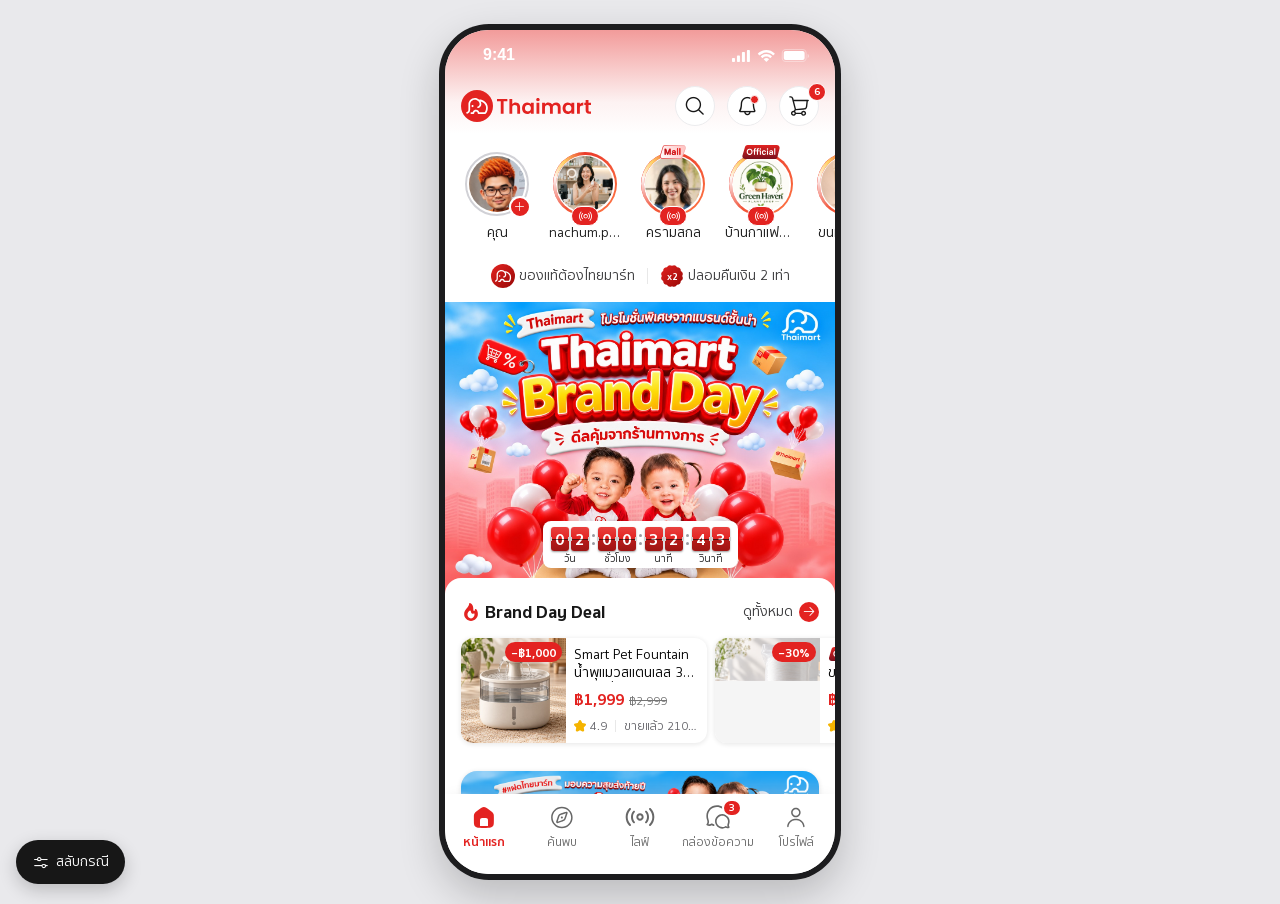
<file: prototype/index.html>
<!doctype html>
<html lang="th">
<head>
  <meta charset="utf-8">
  <meta name="viewport" content="width=device-width, initial-scale=1, viewport-fit=cover">
  <meta name="theme-color" content="#FFFFFF">
  <!-- Opened from the home screen: full screen, the page draws under the phone's own clock. -->
  <meta name="apple-mobile-web-app-capable" content="yes">
  <meta name="mobile-web-app-capable" content="yes">
  <meta name="apple-mobile-web-app-status-bar-style" content="black-translucent">
  <meta name="apple-mobile-web-app-title" content="Thaimart">
  <link rel="apple-touch-icon" href="../assets/icons/app_icon_180.png">
  <link rel="manifest" href="manifest.webmanifest">
  <title>Thaimart Prototype</title>
  <link rel="stylesheet" href="vendor/ph/regular.css">
  <link rel="stylesheet" href="vendor/ph/fill.css">
  <link rel="stylesheet" href="styles.css">
</head>
<body>
  <div id="root"></div>
  <script src="vendor/react.js"></script>
  <script src="vendor/react-dom.js"></script>
  <script src="vendor/babel.js"></script>
  <script src="src/mock.js"></script>
  <script src="src/details.js"></script>
  <script src="src/sirintra.js"></script>
  <script src="src/data.js"></script>
  <script type="text/babel" data-presets="react" src="src/badges.jsx"></script>
  <script type="text/babel" data-presets="react" src="src/common.jsx"></script>
  <script type="text/babel" data-presets="react" src="src/home.jsx"></script>
  <script type="text/babel" data-presets="react" src="src/campaign.jsx"></script>
  <script type="text/babel" data-presets="react" src="src/product.jsx"></script>
  <script type="text/babel" data-presets="react" src="src/live.jsx"></script>
  <script type="text/babel" data-presets="react" src="src/orders.jsx"></script>
  <script type="text/babel" data-presets="react" src="src/inbox.jsx"></script>
  <script type="text/babel" data-presets="react" src="src/discover.jsx"></script>
  <script type="text/babel" data-presets="react" src="src/story.jsx"></script>
  <script type="text/babel" data-presets="react" src="src/cart.jsx"></script>
  <script type="text/babel" data-presets="react" src="src/checkout.jsx"></script>
  <script type="text/babel" data-presets="react" src="src/address.jsx"></script>
  <script type="text/babel" data-presets="react" src="src/affiliate.jsx"></script>
  <script type="text/babel" data-presets="react" src="src/profile.jsx"></script>
  <script type="text/babel" data-presets="react" src="src/shop.jsx"></script>
  <script type="text/babel" data-presets="react" src="src/shops.jsx"></script>
  <script type="text/babel" data-presets="react" src="src/login.jsx"></script>
  <script type="text/babel" data-presets="react" src="src/app.jsx"></script>
</body>
</html>
</file>
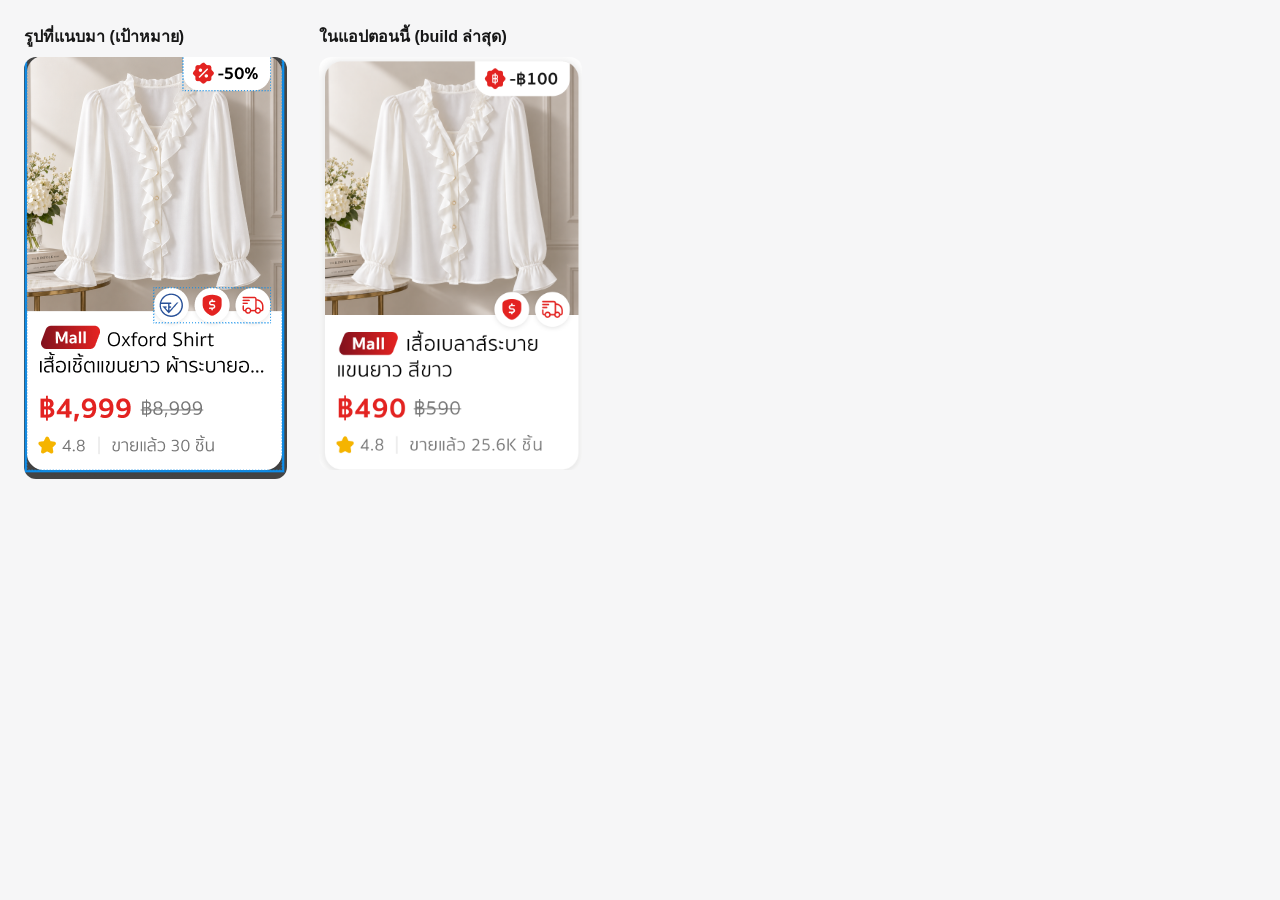
<file: .thaimart/preview/mall-badge.html>
<!doctype html><meta charset="utf-8"><title>Mall badge compare</title>
<style>body{margin:0;padding:24px;background:#F6F6F7;font-family:"Sukhumvit Tadmai",sans-serif;color:#171717}
.row{display:flex;gap:32px;flex-wrap:wrap}figure{margin:0}figcaption{font-size:16px;margin-bottom:8px;font-weight:700}
img{width:263px;display:block;border-radius:12px;background:#fff}</style>
<div class="row">
<figure><figcaption>รูปที่แนบมา (เป้าหมาย)</figcaption><img src="mall-ref.png"></figure>
<figure><figcaption>ในแอปตอนนี้ (build ล่าสุด)</figcaption><img src="mall-app.png"></figure>
</div>
</file>
<file: prototype/vendor/ph/regular.css>
@font-face {
  font-family: "Phosphor";
  src: url("Phosphor.woff2") format("woff2");
  font-weight: normal;
  font-style: normal;
  font-display: block;
}

.ph {
  /* use !important to prevent issues with browser extensions that change fonts */
  font-family: "Phosphor" !important;
  speak: never;
  font-style: normal;
  font-weight: normal;
  font-variant: normal;
  text-transform: none;
  line-height: 1;

  /* Enable Ligatures ================ */
  letter-spacing: 0;
  -webkit-font-feature-settings: "liga";
  -moz-font-feature-settings: "liga=1";
  -moz-font-feature-settings: "liga";
  -ms-font-feature-settings: "liga" 1;
  font-feature-settings: "liga";
  -webkit-font-variant-ligatures: discretionary-ligatures;
  font-variant-ligatures: discretionary-ligatures;

  /* Better Font Rendering =========== */
  -webkit-font-smoothing: antialiased;
  -moz-osx-font-smoothing: grayscale;
}

.ph.ph-acorn:before {
  content: "\eb9a";
}
.ph.ph-address-book:before {
  content: "\e6f8";
}
.ph.ph-address-book-tabs:before {
  content: "\ee4e";
}
.ph.ph-air-traffic-control:before {
  content: "\ecd8";
}
.ph.ph-airplane:before {
  content: "\e002";
}
.ph.ph-airplane-in-flight:before {
  content: "\e4fe";
}
.ph.ph-airplane-landing:before {
  content: "\e502";
}
.ph.ph-airplane-takeoff:before {
  content: "\e504";
}
.ph.ph-airplane-taxiing:before {
  content: "\e500";
}
.ph.ph-airplane-tilt:before {
  content: "\e5d6";
}
.ph.ph-airplay:before {
  content: "\e004";
}
.ph.ph-alarm:before {
  content: "\e006";
}
.ph.ph-alien:before {
  content: "\e8a6";
}
.ph.ph-align-bottom:before {
  content: "\e506";
}
.ph.ph-align-bottom-simple:before {
  content: "\eb0c";
}
.ph.ph-align-center-horizontal:before {
  content: "\e50a";
}
.ph.ph-align-center-horizontal-simple:before {
  content: "\eb0e";
}
.ph.ph-align-center-vertical:before {
  content: "\e50c";
}
.ph.ph-align-center-vertical-simple:before {
  content: "\eb10";
}
.ph.ph-align-left:before {
  content: "\e50e";
}
.ph.ph-align-left-simple:before {
  content: "\eaee";
}
.ph.ph-align-right:before {
  content: "\e510";
}
.ph.ph-align-right-simple:before {
  content: "\eb12";
}
.ph.ph-align-top:before {
  content: "\e512";
}
.ph.ph-align-top-simple:before {
  content: "\eb14";
}
.ph.ph-amazon-logo:before {
  content: "\e96c";
}
.ph.ph-ambulance:before {
  content: "\e572";
}
.ph.ph-anchor:before {
  content: "\e514";
}
.ph.ph-anchor-simple:before {
  content: "\e5d8";
}
.ph.ph-android-logo:before {
  content: "\e008";
}
.ph.ph-angle:before {
  content: "\e7bc";
}
.ph.ph-angular-logo:before {
  content: "\eb80";
}
.ph.ph-aperture:before {
  content: "\e00a";
}
.ph.ph-app-store-logo:before {
  content: "\e974";
}
.ph.ph-app-window:before {
  content: "\e5da";
}
.ph.ph-apple-logo:before {
  content: "\e516";
}
.ph.ph-apple-podcasts-logo:before {
  content: "\eb96";
}
.ph.ph-approximate-equals:before {
  content: "\edaa";
}
.ph.ph-archive:before {
  content: "\e00c";
}
.ph.ph-armchair:before {
  content: "\e012";
}
.ph.ph-arrow-arc-left:before {
  content: "\e014";
}
.ph.ph-arrow-arc-right:before {
  content: "\e016";
}
.ph.ph-arrow-bend-double-up-left:before {
  content: "\e03a";
}
.ph.ph-arrow-bend-double-up-right:before {
  content: "\e03c";
}
.ph.ph-arrow-bend-down-left:before {
  content: "\e018";
}
.ph.ph-arrow-bend-down-right:before {
  content: "\e01a";
}
.ph.ph-arrow-bend-left-down:before {
  content: "\e01c";
}
.ph.ph-arrow-bend-left-up:before {
  content: "\e01e";
}
.ph.ph-arrow-bend-right-down:before {
  content: "\e020";
}
.ph.ph-arrow-bend-right-up:before {
  content: "\e022";
}
.ph.ph-arrow-bend-up-left:before {
  content: "\e024";
}
.ph.ph-arrow-bend-up-right:before {
  content: "\e026";
}
.ph.ph-arrow-circle-down:before {
  content: "\e028";
}
.ph.ph-arrow-circle-down-left:before {
  content: "\e02a";
}
.ph.ph-arrow-circle-down-right:before {
  content: "\e02c";
}
.ph.ph-arrow-circle-left:before {
  content: "\e05a";
}
.ph.ph-arrow-circle-right:before {
  content: "\e02e";
}
.ph.ph-arrow-circle-up:before {
  content: "\e030";
}
.ph.ph-arrow-circle-up-left:before {
  content: "\e032";
}
.ph.ph-arrow-circle-up-right:before {
  content: "\e034";
}
.ph.ph-arrow-clockwise:before {
  content: "\e036";
}
.ph.ph-arrow-counter-clockwise:before {
  content: "\e038";
}
.ph.ph-arrow-down:before {
  content: "\e03e";
}
.ph.ph-arrow-down-left:before {
  content: "\e040";
}
.ph.ph-arrow-down-right:before {
  content: "\e042";
}
.ph.ph-arrow-elbow-down-left:before {
  content: "\e044";
}
.ph.ph-arrow-elbow-down-right:before {
  content: "\e046";
}
.ph.ph-arrow-elbow-left:before {
  content: "\e048";
}
.ph.ph-arrow-elbow-left-down:before {
  content: "\e04a";
}
.ph.ph-arrow-elbow-left-up:before {
  content: "\e04c";
}
.ph.ph-arrow-elbow-right:before {
  content: "\e04e";
}
.ph.ph-arrow-elbow-right-down:before {
  content: "\e050";
}
.ph.ph-arrow-elbow-right-up:before {
  content: "\e052";
}
.ph.ph-arrow-elbow-up-left:before {
  content: "\e054";
}
.ph.ph-arrow-elbow-up-right:before {
  content: "\e056";
}
.ph.ph-arrow-fat-down:before {
  content: "\e518";
}
.ph.ph-arrow-fat-left:before {
  content: "\e51a";
}
.ph.ph-arrow-fat-line-down:before {
  content: "\e51c";
}
.ph.ph-arrow-fat-line-left:before {
  content: "\e51e";
}
.ph.ph-arrow-fat-line-right:before {
  content: "\e520";
}
.ph.ph-arrow-fat-line-up:before {
  content: "\e522";
}
.ph.ph-arrow-fat-lines-down:before {
  content: "\e524";
}
.ph.ph-arrow-fat-lines-left:before {
  content: "\e526";
}
.ph.ph-arrow-fat-lines-right:before {
  content: "\e528";
}
.ph.ph-arrow-fat-lines-up:before {
  content: "\e52a";
}
.ph.ph-arrow-fat-right:before {
  content: "\e52c";
}
.ph.ph-arrow-fat-up:before {
  content: "\e52e";
}
.ph.ph-arrow-left:before {
  content: "\e058";
}
.ph.ph-arrow-line-down:before {
  content: "\e05c";
}
.ph.ph-arrow-line-down-left:before {
  content: "\e05e";
}
.ph.ph-arrow-line-down-right:before {
  content: "\e060";
}
.ph.ph-arrow-line-left:before {
  content: "\e062";
}
.ph.ph-arrow-line-right:before {
  content: "\e064";
}
.ph.ph-arrow-line-up:before {
  content: "\e066";
}
.ph.ph-arrow-line-up-left:before {
  content: "\e068";
}
.ph.ph-arrow-line-up-right:before {
  content: "\e06a";
}
.ph.ph-arrow-right:before {
  content: "\e06c";
}
.ph.ph-arrow-square-down:before {
  content: "\e06e";
}
.ph.ph-arrow-square-down-left:before {
  content: "\e070";
}
.ph.ph-arrow-square-down-right:before {
  content: "\e072";
}
.ph.ph-arrow-square-in:before {
  content: "\e5dc";
}
.ph.ph-arrow-square-left:before {
  content: "\e074";
}
.ph.ph-arrow-square-out:before {
  content: "\e5de";
}
.ph.ph-arrow-square-right:before {
  content: "\e076";
}
.ph.ph-arrow-square-up:before {
  content: "\e078";
}
.ph.ph-arrow-square-up-left:before {
  content: "\e07a";
}
.ph.ph-arrow-square-up-right:before {
  content: "\e07c";
}
.ph.ph-arrow-u-down-left:before {
  content: "\e07e";
}
.ph.ph-arrow-u-down-right:before {
  content: "\e080";
}
.ph.ph-arrow-u-left-down:before {
  content: "\e082";
}
.ph.ph-arrow-u-left-up:before {
  content: "\e084";
}
.ph.ph-arrow-u-right-down:before {
  content: "\e086";
}
.ph.ph-arrow-u-right-up:before {
  content: "\e088";
}
.ph.ph-arrow-u-up-left:before {
  content: "\e08a";
}
.ph.ph-arrow-u-up-right:before {
  content: "\e08c";
}
.ph.ph-arrow-up:before {
  content: "\e08e";
}
.ph.ph-arrow-up-left:before {
  content: "\e090";
}
.ph.ph-arrow-up-right:before {
  content: "\e092";
}
.ph.ph-arrows-clockwise:before {
  content: "\e094";
}
.ph.ph-arrows-counter-clockwise:before {
  content: "\e096";
}
.ph.ph-arrows-down-up:before {
  content: "\e098";
}
.ph.ph-arrows-horizontal:before {
  content: "\eb06";
}
.ph.ph-arrows-in:before {
  content: "\e09a";
}
.ph.ph-arrows-in-cardinal:before {
  content: "\e09c";
}
.ph.ph-arrows-in-line-horizontal:before {
  content: "\e530";
}
.ph.ph-arrows-in-line-vertical:before {
  content: "\e532";
}
.ph.ph-arrows-in-simple:before {
  content: "\e09e";
}
.ph.ph-arrows-left-right:before {
  content: "\e0a0";
}
.ph.ph-arrows-merge:before {
  content: "\ed3e";
}
.ph.ph-arrows-out:before {
  content: "\e0a2";
}
.ph.ph-arrows-out-cardinal:before {
  content: "\e0a4";
}
.ph.ph-arrows-out-line-horizontal:before {
  content: "\e534";
}
.ph.ph-arrows-out-line-vertical:before {
  content: "\e536";
}
.ph.ph-arrows-out-simple:before {
  content: "\e0a6";
}
.ph.ph-arrows-split:before {
  content: "\ed3c";
}
.ph.ph-arrows-vertical:before {
  content: "\eb04";
}
.ph.ph-article:before {
  content: "\e0a8";
}
.ph.ph-article-medium:before {
  content: "\e5e0";
}
.ph.ph-article-ny-times:before {
  content: "\e5e2";
}
.ph.ph-asclepius:before {
  content: "\ee34";
}
.ph.ph-caduceus:before {
  content: "\ee34";
}
.ph.ph-asterisk:before {
  content: "\e0aa";
}
.ph.ph-asterisk-simple:before {
  content: "\e832";
}
.ph.ph-at:before {
  content: "\e0ac";
}
.ph.ph-atom:before {
  content: "\e5e4";
}
.ph.ph-avocado:before {
  content: "\ee04";
}
.ph.ph-axe:before {
  content: "\e9fc";
}
.ph.ph-baby:before {
  content: "\e774";
}
.ph.ph-baby-carriage:before {
  content: "\e818";
}
.ph.ph-backpack:before {
  content: "\e922";
}
.ph.ph-backspace:before {
  content: "\e0ae";
}
.ph.ph-bag:before {
  content: "\e0b0";
}
.ph.ph-bag-simple:before {
  content: "\e5e6";
}
.ph.ph-balloon:before {
  content: "\e76c";
}
.ph.ph-bandaids:before {
  content: "\e0b2";
}
.ph.ph-bank:before {
  content: "\e0b4";
}
.ph.ph-barbell:before {
  content: "\e0b6";
}
.ph.ph-barcode:before {
  content: "\e0b8";
}
.ph.ph-barn:before {
  content: "\ec72";
}
.ph.ph-barricade:before {
  content: "\e948";
}
.ph.ph-baseball:before {
  content: "\e71a";
}
.ph.ph-baseball-cap:before {
  content: "\ea28";
}
.ph.ph-baseball-helmet:before {
  content: "\ee4a";
}
.ph.ph-basket:before {
  content: "\e964";
}
.ph.ph-basketball:before {
  content: "\e724";
}
.ph.ph-bathtub:before {
  content: "\e81e";
}
.ph.ph-battery-charging:before {
  content: "\e0ba";
}
.ph.ph-battery-charging-vertical:before {
  content: "\e0bc";
}
.ph.ph-battery-empty:before {
  content: "\e0be";
}
.ph.ph-battery-full:before {
  content: "\e0c0";
}
.ph.ph-battery-high:before {
  content: "\e0c2";
}
.ph.ph-battery-low:before {
  content: "\e0c4";
}
.ph.ph-battery-medium:before {
  content: "\e0c6";
}
.ph.ph-battery-plus:before {
  content: "\e808";
}
.ph.ph-battery-plus-vertical:before {
  content: "\ec50";
}
.ph.ph-battery-vertical-empty:before {
  content: "\e7c6";
}
.ph.ph-battery-vertical-full:before {
  content: "\e7c4";
}
.ph.ph-battery-vertical-high:before {
  content: "\e7c2";
}
.ph.ph-battery-vertical-low:before {
  content: "\e7be";
}
.ph.ph-battery-vertical-medium:before {
  content: "\e7c0";
}
.ph.ph-battery-warning:before {
  content: "\e0c8";
}
.ph.ph-battery-warning-vertical:before {
  content: "\e0ca";
}
.ph.ph-beach-ball:before {
  content: "\ed24";
}
.ph.ph-beanie:before {
  content: "\ea2a";
}
.ph.ph-bed:before {
  content: "\e0cc";
}
.ph.ph-beer-bottle:before {
  content: "\e7b0";
}
.ph.ph-beer-stein:before {
  content: "\eb62";
}
.ph.ph-behance-logo:before {
  content: "\e7f4";
}
.ph.ph-bell:before {
  content: "\e0ce";
}
.ph.ph-bell-ringing:before {
  content: "\e5e8";
}
.ph.ph-bell-simple:before {
  content: "\e0d0";
}
.ph.ph-bell-simple-ringing:before {
  content: "\e5ea";
}
.ph.ph-bell-simple-slash:before {
  content: "\e0d2";
}
.ph.ph-bell-simple-z:before {
  content: "\e5ec";
}
.ph.ph-bell-slash:before {
  content: "\e0d4";
}
.ph.ph-bell-z:before {
  content: "\e5ee";
}
.ph.ph-belt:before {
  content: "\ea2c";
}
.ph.ph-bezier-curve:before {
  content: "\eb00";
}
.ph.ph-bicycle:before {
  content: "\e0d6";
}
.ph.ph-binary:before {
  content: "\ee60";
}
.ph.ph-binoculars:before {
  content: "\ea64";
}
.ph.ph-biohazard:before {
  content: "\e9e0";
}
.ph.ph-bird:before {
  content: "\e72c";
}
.ph.ph-blueprint:before {
  content: "\eda0";
}
.ph.ph-bluetooth:before {
  content: "\e0da";
}
.ph.ph-bluetooth-connected:before {
  content: "\e0dc";
}
.ph.ph-bluetooth-slash:before {
  content: "\e0de";
}
.ph.ph-bluetooth-x:before {
  content: "\e0e0";
}
.ph.ph-boat:before {
  content: "\e786";
}
.ph.ph-bomb:before {
  content: "\ee0a";
}
.ph.ph-bone:before {
  content: "\e7f2";
}
.ph.ph-book:before {
  content: "\e0e2";
}
.ph.ph-book-bookmark:before {
  content: "\e0e4";
}
.ph.ph-book-open:before {
  content: "\e0e6";
}
.ph.ph-book-open-text:before {
  content: "\e8f2";
}
.ph.ph-book-open-user:before {
  content: "\ede0";
}
.ph.ph-bookmark:before {
  content: "\e0e8";
}
.ph.ph-bookmark-simple:before {
  content: "\e0ea";
}
.ph.ph-bookmarks:before {
  content: "\e0ec";
}
.ph.ph-bookmarks-simple:before {
  content: "\e5f0";
}
.ph.ph-books:before {
  content: "\e758";
}
.ph.ph-boot:before {
  content: "\ecca";
}
.ph.ph-boules:before {
  content: "\e722";
}
.ph.ph-bounding-box:before {
  content: "\e6ce";
}
.ph.ph-bowl-food:before {
  content: "\eaa4";
}
.ph.ph-bowl-steam:before {
  content: "\e8e4";
}
.ph.ph-bowling-ball:before {
  content: "\ea34";
}
.ph.ph-box-arrow-down:before {
  content: "\e00e";
}
.ph.ph-archive-box:before {
  content: "\e00e";
}
.ph.ph-box-arrow-up:before {
  content: "\ee54";
}
.ph.ph-boxing-glove:before {
  content: "\ea36";
}
.ph.ph-brackets-angle:before {
  content: "\e862";
}
.ph.ph-brackets-curly:before {
  content: "\e860";
}
.ph.ph-brackets-round:before {
  content: "\e864";
}
.ph.ph-brackets-square:before {
  content: "\e85e";
}
.ph.ph-brain:before {
  content: "\e74e";
}
.ph.ph-brandy:before {
  content: "\e6b4";
}
.ph.ph-bread:before {
  content: "\e81c";
}
.ph.ph-bridge:before {
  content: "\ea68";
}
.ph.ph-briefcase:before {
  content: "\e0ee";
}
.ph.ph-briefcase-metal:before {
  content: "\e5f2";
}
.ph.ph-broadcast:before {
  content: "\e0f2";
}
.ph.ph-broom:before {
  content: "\ec54";
}
.ph.ph-browser:before {
  content: "\e0f4";
}
.ph.ph-browsers:before {
  content: "\e0f6";
}
.ph.ph-bug:before {
  content: "\e5f4";
}
.ph.ph-bug-beetle:before {
  content: "\e5f6";
}
.ph.ph-bug-droid:before {
  content: "\e5f8";
}
.ph.ph-building:before {
  content: "\e100";
}
.ph.ph-building-apartment:before {
  content: "\e0fe";
}
.ph.ph-building-office:before {
  content: "\e0ff";
}
.ph.ph-buildings:before {
  content: "\e102";
}
.ph.ph-bulldozer:before {
  content: "\ec6c";
}
.ph.ph-bus:before {
  content: "\e106";
}
.ph.ph-butterfly:before {
  content: "\ea6e";
}
.ph.ph-cable-car:before {
  content: "\e49c";
}
.ph.ph-cactus:before {
  content: "\e918";
}
.ph.ph-cake:before {
  content: "\e780";
}
.ph.ph-calculator:before {
  content: "\e538";
}
.ph.ph-calendar:before {
  content: "\e108";
}
.ph.ph-calendar-blank:before {
  content: "\e10a";
}
.ph.ph-calendar-check:before {
  content: "\e712";
}
.ph.ph-calendar-dot:before {
  content: "\e7b2";
}
.ph.ph-calendar-dots:before {
  content: "\e7b4";
}
.ph.ph-calendar-heart:before {
  content: "\e8b0";
}
.ph.ph-calendar-minus:before {
  content: "\ea14";
}
.ph.ph-calendar-plus:before {
  content: "\e714";
}
.ph.ph-calendar-slash:before {
  content: "\ea12";
}
.ph.ph-calendar-star:before {
  content: "\e8b2";
}
.ph.ph-calendar-x:before {
  content: "\e10c";
}
.ph.ph-call-bell:before {
  content: "\e7de";
}
.ph.ph-camera:before {
  content: "\e10e";
}
.ph.ph-camera-plus:before {
  content: "\ec58";
}
.ph.ph-camera-rotate:before {
  content: "\e7a4";
}
.ph.ph-camera-slash:before {
  content: "\e110";
}
.ph.ph-campfire:before {
  content: "\e9d8";
}
.ph.ph-car:before {
  content: "\e112";
}
.ph.ph-car-battery:before {
  content: "\ee30";
}
.ph.ph-car-profile:before {
  content: "\e8cc";
}
.ph.ph-car-simple:before {
  content: "\e114";
}
.ph.ph-cardholder:before {
  content: "\e5fa";
}
.ph.ph-cards:before {
  content: "\e0f8";
}
.ph.ph-cards-three:before {
  content: "\ee50";
}
.ph.ph-caret-circle-double-down:before {
  content: "\e116";
}
.ph.ph-caret-circle-double-left:before {
  content: "\e118";
}
.ph.ph-caret-circle-double-right:before {
  content: "\e11a";
}
.ph.ph-caret-circle-double-up:before {
  content: "\e11c";
}
.ph.ph-caret-circle-down:before {
  content: "\e11e";
}
.ph.ph-caret-circle-left:before {
  content: "\e120";
}
.ph.ph-caret-circle-right:before {
  content: "\e122";
}
.ph.ph-caret-circle-up:before {
  content: "\e124";
}
.ph.ph-caret-circle-up-down:before {
  content: "\e13e";
}
.ph.ph-caret-double-down:before {
  content: "\e126";
}
.ph.ph-caret-double-left:before {
  content: "\e128";
}
.ph.ph-caret-double-right:before {
  content: "\e12a";
}
.ph.ph-caret-double-up:before {
  content: "\e12c";
}
.ph.ph-caret-down:before {
  content: "\e136";
}
.ph.ph-caret-left:before {
  content: "\e138";
}
.ph.ph-caret-line-down:before {
  content: "\e134";
}
.ph.ph-caret-line-left:before {
  content: "\e132";
}
.ph.ph-caret-line-right:before {
  content: "\e130";
}
.ph.ph-caret-line-up:before {
  content: "\e12e";
}
.ph.ph-caret-right:before {
  content: "\e13a";
}
.ph.ph-caret-up:before {
  content: "\e13c";
}
.ph.ph-caret-up-down:before {
  content: "\e140";
}
.ph.ph-carrot:before {
  content: "\ed38";
}
.ph.ph-cash-register:before {
  content: "\ed80";
}
.ph.ph-cassette-tape:before {
  content: "\ed2e";
}
.ph.ph-castle-turret:before {
  content: "\e9d0";
}
.ph.ph-cat:before {
  content: "\e748";
}
.ph.ph-cell-signal-full:before {
  content: "\e142";
}
.ph.ph-cell-signal-high:before {
  content: "\e144";
}
.ph.ph-cell-signal-low:before {
  content: "\e146";
}
.ph.ph-cell-signal-medium:before {
  content: "\e148";
}
.ph.ph-cell-signal-none:before {
  content: "\e14a";
}
.ph.ph-cell-signal-slash:before {
  content: "\e14c";
}
.ph.ph-cell-signal-x:before {
  content: "\e14e";
}
.ph.ph-cell-tower:before {
  content: "\ebaa";
}
.ph.ph-certificate:before {
  content: "\e766";
}
.ph.ph-chair:before {
  content: "\e950";
}
.ph.ph-chalkboard:before {
  content: "\e5fc";
}
.ph.ph-chalkboard-simple:before {
  content: "\e5fe";
}
.ph.ph-chalkboard-teacher:before {
  content: "\e600";
}
.ph.ph-champagne:before {
  content: "\eaca";
}
.ph.ph-charging-station:before {
  content: "\e8d0";
}
.ph.ph-chart-bar:before {
  content: "\e150";
}
.ph.ph-chart-bar-horizontal:before {
  content: "\e152";
}
.ph.ph-chart-donut:before {
  content: "\eaa6";
}
.ph.ph-chart-line:before {
  content: "\e154";
}
.ph.ph-chart-line-down:before {
  content: "\e8b6";
}
.ph.ph-chart-line-up:before {
  content: "\e156";
}
.ph.ph-chart-pie:before {
  content: "\e158";
}
.ph.ph-chart-pie-slice:before {
  content: "\e15a";
}
.ph.ph-chart-polar:before {
  content: "\eaa8";
}
.ph.ph-chart-scatter:before {
  content: "\eaac";
}
.ph.ph-chat:before {
  content: "\e15c";
}
.ph.ph-chat-centered:before {
  content: "\e160";
}
.ph.ph-chat-centered-dots:before {
  content: "\e164";
}
.ph.ph-chat-centered-slash:before {
  content: "\e162";
}
.ph.ph-chat-centered-text:before {
  content: "\e166";
}
.ph.ph-chat-circle:before {
  content: "\e168";
}
.ph.ph-chat-circle-dots:before {
  content: "\e16c";
}
.ph.ph-chat-circle-slash:before {
  content: "\e16a";
}
.ph.ph-chat-circle-text:before {
  content: "\e16e";
}
.ph.ph-chat-dots:before {
  content: "\e170";
}
.ph.ph-chat-slash:before {
  content: "\e15e";
}
.ph.ph-chat-teardrop:before {
  content: "\e172";
}
.ph.ph-chat-teardrop-dots:before {
  content: "\e176";
}
.ph.ph-chat-teardrop-slash:before {
  content: "\e174";
}
.ph.ph-chat-teardrop-text:before {
  content: "\e178";
}
.ph.ph-chat-text:before {
  content: "\e17a";
}
.ph.ph-chats:before {
  content: "\e17c";
}
.ph.ph-chats-circle:before {
  content: "\e17e";
}
.ph.ph-chats-teardrop:before {
  content: "\e180";
}
.ph.ph-check:before {
  content: "\e182";
}
.ph.ph-check-circle:before {
  content: "\e184";
}
.ph.ph-check-fat:before {
  content: "\eba6";
}
.ph.ph-check-square:before {
  content: "\e186";
}
.ph.ph-check-square-offset:before {
  content: "\e188";
}
.ph.ph-checkerboard:before {
  content: "\e8c4";
}
.ph.ph-checks:before {
  content: "\e53a";
}
.ph.ph-cheers:before {
  content: "\ea4a";
}
.ph.ph-cheese:before {
  content: "\e9fe";
}
.ph.ph-chef-hat:before {
  content: "\ed8e";
}
.ph.ph-cherries:before {
  content: "\e830";
}
.ph.ph-church:before {
  content: "\ecea";
}
.ph.ph-cigarette:before {
  content: "\ed90";
}
.ph.ph-cigarette-slash:before {
  content: "\ed92";
}
.ph.ph-circle:before {
  content: "\e18a";
}
.ph.ph-circle-dashed:before {
  content: "\e602";
}
.ph.ph-circle-half:before {
  content: "\e18c";
}
.ph.ph-circle-half-tilt:before {
  content: "\e18e";
}
.ph.ph-circle-notch:before {
  content: "\eb44";
}
.ph.ph-circles-four:before {
  content: "\e190";
}
.ph.ph-circles-three:before {
  content: "\e192";
}
.ph.ph-circles-three-plus:before {
  content: "\e194";
}
.ph.ph-circuitry:before {
  content: "\e9c2";
}
.ph.ph-city:before {
  content: "\ea6a";
}
.ph.ph-clipboard:before {
  content: "\e196";
}
.ph.ph-clipboard-text:before {
  content: "\e198";
}
.ph.ph-clock:before {
  content: "\e19a";
}
.ph.ph-clock-afternoon:before {
  content: "\e19c";
}
.ph.ph-clock-clockwise:before {
  content: "\e19e";
}
.ph.ph-clock-countdown:before {
  content: "\ed2c";
}
.ph.ph-clock-counter-clockwise:before {
  content: "\e1a0";
}
.ph.ph-clock-user:before {
  content: "\edec";
}
.ph.ph-closed-captioning:before {
  content: "\e1a4";
}
.ph.ph-cloud:before {
  content: "\e1aa";
}
.ph.ph-cloud-arrow-down:before {
  content: "\e1ac";
}
.ph.ph-cloud-arrow-up:before {
  content: "\e1ae";
}
.ph.ph-cloud-check:before {
  content: "\e1b0";
}
.ph.ph-cloud-fog:before {
  content: "\e53c";
}
.ph.ph-cloud-lightning:before {
  content: "\e1b2";
}
.ph.ph-cloud-moon:before {
  content: "\e53e";
}
.ph.ph-cloud-rain:before {
  content: "\e1b4";
}
.ph.ph-cloud-slash:before {
  content: "\e1b6";
}
.ph.ph-cloud-snow:before {
  content: "\e1b8";
}
.ph.ph-cloud-sun:before {
  content: "\e540";
}
.ph.ph-cloud-warning:before {
  content: "\ea98";
}
.ph.ph-cloud-x:before {
  content: "\ea96";
}
.ph.ph-clover:before {
  content: "\edc8";
}
.ph.ph-club:before {
  content: "\e1ba";
}
.ph.ph-coat-hanger:before {
  content: "\e7fe";
}
.ph.ph-coda-logo:before {
  content: "\e7ce";
}
.ph.ph-code:before {
  content: "\e1bc";
}
.ph.ph-code-block:before {
  content: "\eafe";
}
.ph.ph-code-simple:before {
  content: "\e1be";
}
.ph.ph-codepen-logo:before {
  content: "\e978";
}
.ph.ph-codesandbox-logo:before {
  content: "\ea06";
}
.ph.ph-coffee:before {
  content: "\e1c2";
}
.ph.ph-coffee-bean:before {
  content: "\e1c0";
}
.ph.ph-coin:before {
  content: "\e60e";
}
.ph.ph-coin-vertical:before {
  content: "\eb48";
}
.ph.ph-coins:before {
  content: "\e78e";
}
.ph.ph-columns:before {
  content: "\e546";
}
.ph.ph-columns-plus-left:before {
  content: "\e544";
}
.ph.ph-columns-plus-right:before {
  content: "\e542";
}
.ph.ph-command:before {
  content: "\e1c4";
}
.ph.ph-compass:before {
  content: "\e1c8";
}
.ph.ph-compass-rose:before {
  content: "\e1c6";
}
.ph.ph-compass-tool:before {
  content: "\ea0e";
}
.ph.ph-computer-tower:before {
  content: "\e548";
}
.ph.ph-confetti:before {
  content: "\e81a";
}
.ph.ph-contactless-payment:before {
  content: "\ed42";
}
.ph.ph-control:before {
  content: "\eca6";
}
.ph.ph-cookie:before {
  content: "\e6ca";
}
.ph.ph-cooking-pot:before {
  content: "\e764";
}
.ph.ph-copy:before {
  content: "\e1ca";
}
.ph.ph-copy-simple:before {
  content: "\e1cc";
}
.ph.ph-copyleft:before {
  content: "\e86a";
}
.ph.ph-copyright:before {
  content: "\e54a";
}
.ph.ph-corners-in:before {
  content: "\e1ce";
}
.ph.ph-corners-out:before {
  content: "\e1d0";
}
.ph.ph-couch:before {
  content: "\e7f6";
}
.ph.ph-court-basketball:before {
  content: "\ee36";
}
.ph.ph-cow:before {
  content: "\eabe";
}
.ph.ph-cowboy-hat:before {
  content: "\ed12";
}
.ph.ph-cpu:before {
  content: "\e610";
}
.ph.ph-crane:before {
  content: "\ed48";
}
.ph.ph-crane-tower:before {
  content: "\ed49";
}
.ph.ph-credit-card:before {
  content: "\e1d2";
}
.ph.ph-cricket:before {
  content: "\ee12";
}
.ph.ph-crop:before {
  content: "\e1d4";
}
.ph.ph-cross:before {
  content: "\e8a0";
}
.ph.ph-crosshair:before {
  content: "\e1d6";
}
.ph.ph-crosshair-simple:before {
  content: "\e1d8";
}
.ph.ph-crown:before {
  content: "\e614";
}
.ph.ph-crown-cross:before {
  content: "\ee5e";
}
.ph.ph-crown-simple:before {
  content: "\e616";
}
.ph.ph-cube:before {
  content: "\e1da";
}
.ph.ph-cube-focus:before {
  content: "\ed0a";
}
.ph.ph-cube-transparent:before {
  content: "\ec7c";
}
.ph.ph-currency-btc:before {
  content: "\e618";
}
.ph.ph-currency-circle-dollar:before {
  content: "\e54c";
}
.ph.ph-currency-cny:before {
  content: "\e54e";
}
.ph.ph-currency-dollar:before {
  content: "\e550";
}
.ph.ph-currency-dollar-simple:before {
  content: "\e552";
}
.ph.ph-currency-eth:before {
  content: "\eada";
}
.ph.ph-currency-eur:before {
  content: "\e554";
}
.ph.ph-currency-gbp:before {
  content: "\e556";
}
.ph.ph-currency-inr:before {
  content: "\e558";
}
.ph.ph-currency-jpy:before {
  content: "\e55a";
}
.ph.ph-currency-krw:before {
  content: "\e55c";
}
.ph.ph-currency-kzt:before {
  content: "\ec4c";
}
.ph.ph-currency-ngn:before {
  content: "\eb52";
}
.ph.ph-currency-rub:before {
  content: "\e55e";
}
.ph.ph-cursor:before {
  content: "\e1dc";
}
.ph.ph-cursor-click:before {
  content: "\e7c8";
}
.ph.ph-cursor-text:before {
  content: "\e7d8";
}
.ph.ph-cylinder:before {
  content: "\e8fc";
}
.ph.ph-database:before {
  content: "\e1de";
}
.ph.ph-desk:before {
  content: "\ed16";
}
.ph.ph-desktop:before {
  content: "\e560";
}
.ph.ph-desktop-tower:before {
  content: "\e562";
}
.ph.ph-detective:before {
  content: "\e83e";
}
.ph.ph-dev-to-logo:before {
  content: "\ed0e";
}
.ph.ph-device-mobile:before {
  content: "\e1e0";
}
.ph.ph-device-mobile-camera:before {
  content: "\e1e2";
}
.ph.ph-device-mobile-slash:before {
  content: "\ee46";
}
.ph.ph-device-mobile-speaker:before {
  content: "\e1e4";
}
.ph.ph-device-rotate:before {
  content: "\edf2";
}
.ph.ph-device-tablet:before {
  content: "\e1e6";
}
.ph.ph-device-tablet-camera:before {
  content: "\e1e8";
}
.ph.ph-device-tablet-speaker:before {
  content: "\e1ea";
}
.ph.ph-devices:before {
  content: "\eba4";
}
.ph.ph-diamond:before {
  content: "\e1ec";
}
.ph.ph-diamonds-four:before {
  content: "\e8f4";
}
.ph.ph-dice-five:before {
  content: "\e1ee";
}
.ph.ph-dice-four:before {
  content: "\e1f0";
}
.ph.ph-dice-one:before {
  content: "\e1f2";
}
.ph.ph-dice-six:before {
  content: "\e1f4";
}
.ph.ph-dice-three:before {
  content: "\e1f6";
}
.ph.ph-dice-two:before {
  content: "\e1f8";
}
.ph.ph-disc:before {
  content: "\e564";
}
.ph.ph-disco-ball:before {
  content: "\ed98";
}
.ph.ph-discord-logo:before {
  content: "\e61a";
}
.ph.ph-divide:before {
  content: "\e1fa";
}
.ph.ph-dna:before {
  content: "\e924";
}
.ph.ph-dog:before {
  content: "\e74a";
}
.ph.ph-door:before {
  content: "\e61c";
}
.ph.ph-door-open:before {
  content: "\e7e6";
}
.ph.ph-dot:before {
  content: "\ecde";
}
.ph.ph-dot-outline:before {
  content: "\ece0";
}
.ph.ph-dots-nine:before {
  content: "\e1fc";
}
.ph.ph-dots-six:before {
  content: "\e794";
}
.ph.ph-dots-six-vertical:before {
  content: "\eae2";
}
.ph.ph-dots-three:before {
  content: "\e1fe";
}
.ph.ph-dots-three-circle:before {
  content: "\e200";
}
.ph.ph-dots-three-circle-vertical:before {
  content: "\e202";
}
.ph.ph-dots-three-outline:before {
  content: "\e204";
}
.ph.ph-dots-three-outline-vertical:before {
  content: "\e206";
}
.ph.ph-dots-three-vertical:before {
  content: "\e208";
}
.ph.ph-download:before {
  content: "\e20a";
}
.ph.ph-download-simple:before {
  content: "\e20c";
}
.ph.ph-dress:before {
  content: "\ea7e";
}
.ph.ph-dresser:before {
  content: "\e94e";
}
.ph.ph-dribbble-logo:before {
  content: "\e20e";
}
.ph.ph-drone:before {
  content: "\ed74";
}
.ph.ph-drop:before {
  content: "\e210";
}
.ph.ph-drop-half:before {
  content: "\e566";
}
.ph.ph-drop-half-bottom:before {
  content: "\eb40";
}
.ph.ph-drop-simple:before {
  content: "\ee32";
}
.ph.ph-drop-slash:before {
  content: "\e954";
}
.ph.ph-dropbox-logo:before {
  content: "\e7d0";
}
.ph.ph-ear:before {
  content: "\e70c";
}
.ph.ph-ear-slash:before {
  content: "\e70e";
}
.ph.ph-egg:before {
  content: "\e812";
}
.ph.ph-egg-crack:before {
  content: "\eb64";
}
.ph.ph-eject:before {
  content: "\e212";
}
.ph.ph-eject-simple:before {
  content: "\e6ae";
}
.ph.ph-elevator:before {
  content: "\ecc0";
}
.ph.ph-empty:before {
  content: "\edbc";
}
.ph.ph-engine:before {
  content: "\ea80";
}
.ph.ph-envelope:before {
  content: "\e214";
}
.ph.ph-envelope-open:before {
  content: "\e216";
}
.ph.ph-envelope-simple:before {
  content: "\e218";
}
.ph.ph-envelope-simple-open:before {
  content: "\e21a";
}
.ph.ph-equalizer:before {
  content: "\ebbc";
}
.ph.ph-equals:before {
  content: "\e21c";
}
.ph.ph-eraser:before {
  content: "\e21e";
}
.ph.ph-escalator-down:before {
  content: "\ecba";
}
.ph.ph-escalator-up:before {
  content: "\ecbc";
}
.ph.ph-exam:before {
  content: "\e742";
}
.ph.ph-exclamation-mark:before {
  content: "\ee44";
}
.ph.ph-exclude:before {
  content: "\e882";
}
.ph.ph-exclude-square:before {
  content: "\e880";
}
.ph.ph-export:before {
  content: "\eaf0";
}
.ph.ph-eye:before {
  content: "\e220";
}
.ph.ph-eye-closed:before {
  content: "\e222";
}
.ph.ph-eye-slash:before {
  content: "\e224";
}
.ph.ph-eyedropper:before {
  content: "\e568";
}
.ph.ph-eyedropper-sample:before {
  content: "\eac4";
}
.ph.ph-eyeglasses:before {
  content: "\e7ba";
}
.ph.ph-eyes:before {
  content: "\ee5c";
}
.ph.ph-face-mask:before {
  content: "\e56a";
}
.ph.ph-facebook-logo:before {
  content: "\e226";
}
.ph.ph-factory:before {
  content: "\e760";
}
.ph.ph-faders:before {
  content: "\e228";
}
.ph.ph-faders-horizontal:before {
  content: "\e22a";
}
.ph.ph-fallout-shelter:before {
  content: "\e9de";
}
.ph.ph-fan:before {
  content: "\e9f2";
}
.ph.ph-farm:before {
  content: "\ec70";
}
.ph.ph-fast-forward:before {
  content: "\e6a6";
}
.ph.ph-fast-forward-circle:before {
  content: "\e22c";
}
.ph.ph-feather:before {
  content: "\e9c0";
}
.ph.ph-fediverse-logo:before {
  content: "\ed66";
}
.ph.ph-figma-logo:before {
  content: "\e22e";
}
.ph.ph-file:before {
  content: "\e230";
}
.ph.ph-file-archive:before {
  content: "\eb2a";
}
.ph.ph-file-arrow-down:before {
  content: "\e232";
}
.ph.ph-file-arrow-up:before {
  content: "\e61e";
}
.ph.ph-file-audio:before {
  content: "\ea20";
}
.ph.ph-file-c:before {
  content: "\eb32";
}
.ph.ph-file-c-sharp:before {
  content: "\eb30";
}
.ph.ph-file-cloud:before {
  content: "\e95e";
}
.ph.ph-file-code:before {
  content: "\e914";
}
.ph.ph-file-cpp:before {
  content: "\eb2e";
}
.ph.ph-file-css:before {
  content: "\eb34";
}
.ph.ph-file-csv:before {
  content: "\eb1c";
}
.ph.ph-file-dashed:before {
  content: "\e704";
}
.ph.ph-file-dotted:before {
  content: "\e704";
}
.ph.ph-file-doc:before {
  content: "\eb1e";
}
.ph.ph-file-html:before {
  content: "\eb38";
}
.ph.ph-file-image:before {
  content: "\ea24";
}
.ph.ph-file-ini:before {
  content: "\eb33";
}
.ph.ph-file-jpg:before {
  content: "\eb1a";
}
.ph.ph-file-js:before {
  content: "\eb24";
}
.ph.ph-file-jsx:before {
  content: "\eb3a";
}
.ph.ph-file-lock:before {
  content: "\e95c";
}
.ph.ph-file-magnifying-glass:before {
  content: "\e238";
}
.ph.ph-file-search:before {
  content: "\e238";
}
.ph.ph-file-md:before {
  content: "\ed50";
}
.ph.ph-file-minus:before {
  content: "\e234";
}
.ph.ph-file-pdf:before {
  content: "\e702";
}
.ph.ph-file-plus:before {
  content: "\e236";
}
.ph.ph-file-png:before {
  content: "\eb18";
}
.ph.ph-file-ppt:before {
  content: "\eb20";
}
.ph.ph-file-py:before {
  content: "\eb2c";
}
.ph.ph-file-rs:before {
  content: "\eb28";
}
.ph.ph-file-sql:before {
  content: "\ed4e";
}
.ph.ph-file-svg:before {
  content: "\ed08";
}
.ph.ph-file-text:before {
  content: "\e23a";
}
.ph.ph-file-ts:before {
  content: "\eb26";
}
.ph.ph-file-tsx:before {
  content: "\eb3c";
}
.ph.ph-file-txt:before {
  content: "\eb35";
}
.ph.ph-file-video:before {
  content: "\ea22";
}
.ph.ph-file-vue:before {
  content: "\eb3e";
}
.ph.ph-file-x:before {
  content: "\e23c";
}
.ph.ph-file-xls:before {
  content: "\eb22";
}
.ph.ph-file-zip:before {
  content: "\e958";
}
.ph.ph-files:before {
  content: "\e710";
}
.ph.ph-film-reel:before {
  content: "\e8c0";
}
.ph.ph-film-script:before {
  content: "\eb50";
}
.ph.ph-film-slate:before {
  content: "\e8c2";
}
.ph.ph-film-strip:before {
  content: "\e792";
}
.ph.ph-fingerprint:before {
  content: "\e23e";
}
.ph.ph-fingerprint-simple:before {
  content: "\e240";
}
.ph.ph-finn-the-human:before {
  content: "\e56c";
}
.ph.ph-fire:before {
  content: "\e242";
}
.ph.ph-fire-extinguisher:before {
  content: "\e9e8";
}
.ph.ph-fire-simple:before {
  content: "\e620";
}
.ph.ph-fire-truck:before {
  content: "\e574";
}
.ph.ph-first-aid:before {
  content: "\e56e";
}
.ph.ph-first-aid-kit:before {
  content: "\e570";
}
.ph.ph-fish:before {
  content: "\e728";
}
.ph.ph-fish-simple:before {
  content: "\e72a";
}
.ph.ph-flag:before {
  content: "\e244";
}
.ph.ph-flag-banner:before {
  content: "\e622";
}
.ph.ph-flag-banner-fold:before {
  content: "\ecf2";
}
.ph.ph-flag-checkered:before {
  content: "\ea38";
}
.ph.ph-flag-pennant:before {
  content: "\ecf0";
}
.ph.ph-flame:before {
  content: "\e624";
}
.ph.ph-flashlight:before {
  content: "\e246";
}
.ph.ph-flask:before {
  content: "\e79e";
}
.ph.ph-flip-horizontal:before {
  content: "\ed6a";
}
.ph.ph-flip-vertical:before {
  content: "\ed6c";
}
.ph.ph-floppy-disk:before {
  content: "\e248";
}
.ph.ph-floppy-disk-back:before {
  content: "\eaf4";
}
.ph.ph-flow-arrow:before {
  content: "\e6ec";
}
.ph.ph-flower:before {
  content: "\e75e";
}
.ph.ph-flower-lotus:before {
  content: "\e6cc";
}
.ph.ph-flower-tulip:before {
  content: "\eacc";
}
.ph.ph-flying-saucer:before {
  content: "\eb4a";
}
.ph.ph-folder:before {
  content: "\e24a";
}
.ph.ph-folder-notch:before {
  content: "\e24a";
}
.ph.ph-folder-dashed:before {
  content: "\e8f8";
}
.ph.ph-folder-dotted:before {
  content: "\e8f8";
}
.ph.ph-folder-lock:before {
  content: "\ea3c";
}
.ph.ph-folder-minus:before {
  content: "\e254";
}
.ph.ph-folder-notch-minus:before {
  content: "\e254";
}
.ph.ph-folder-open:before {
  content: "\e256";
}
.ph.ph-folder-notch-open:before {
  content: "\e256";
}
.ph.ph-folder-plus:before {
  content: "\e258";
}
.ph.ph-folder-notch-plus:before {
  content: "\e258";
}
.ph.ph-folder-simple:before {
  content: "\e25a";
}
.ph.ph-folder-simple-dashed:before {
  content: "\ec2a";
}
.ph.ph-folder-simple-dotted:before {
  content: "\ec2a";
}
.ph.ph-folder-simple-lock:before {
  content: "\eb5e";
}
.ph.ph-folder-simple-minus:before {
  content: "\e25c";
}
.ph.ph-folder-simple-plus:before {
  content: "\e25e";
}
.ph.ph-folder-simple-star:before {
  content: "\ec2e";
}
.ph.ph-folder-simple-user:before {
  content: "\eb60";
}
.ph.ph-folder-star:before {
  content: "\ea86";
}
.ph.ph-folder-user:before {
  content: "\eb46";
}
.ph.ph-folders:before {
  content: "\e260";
}
.ph.ph-football:before {
  content: "\e718";
}
.ph.ph-football-helmet:before {
  content: "\ee4c";
}
.ph.ph-footprints:before {
  content: "\ea88";
}
.ph.ph-fork-knife:before {
  content: "\e262";
}
.ph.ph-four-k:before {
  content: "\ea5c";
}
.ph.ph-frame-corners:before {
  content: "\e626";
}
.ph.ph-framer-logo:before {
  content: "\e264";
}
.ph.ph-function:before {
  content: "\ebe4";
}
.ph.ph-funnel:before {
  content: "\e266";
}
.ph.ph-funnel-simple:before {
  content: "\e268";
}
.ph.ph-funnel-simple-x:before {
  content: "\e26a";
}
.ph.ph-funnel-x:before {
  content: "\e26c";
}
.ph.ph-game-controller:before {
  content: "\e26e";
}
.ph.ph-garage:before {
  content: "\ecd6";
}
.ph.ph-gas-can:before {
  content: "\e8ce";
}
.ph.ph-gas-pump:before {
  content: "\e768";
}
.ph.ph-gauge:before {
  content: "\e628";
}
.ph.ph-gavel:before {
  content: "\ea32";
}
.ph.ph-gear:before {
  content: "\e270";
}
.ph.ph-gear-fine:before {
  content: "\e87c";
}
.ph.ph-gear-six:before {
  content: "\e272";
}
.ph.ph-gender-female:before {
  content: "\e6e0";
}
.ph.ph-gender-intersex:before {
  content: "\e6e6";
}
.ph.ph-gender-male:before {
  content: "\e6e2";
}
.ph.ph-gender-neuter:before {
  content: "\e6ea";
}
.ph.ph-gender-nonbinary:before {
  content: "\e6e4";
}
.ph.ph-gender-transgender:before {
  content: "\e6e8";
}
.ph.ph-ghost:before {
  content: "\e62a";
}
.ph.ph-gif:before {
  content: "\e274";
}
.ph.ph-gift:before {
  content: "\e276";
}
.ph.ph-git-branch:before {
  content: "\e278";
}
.ph.ph-git-commit:before {
  content: "\e27a";
}
.ph.ph-git-diff:before {
  content: "\e27c";
}
.ph.ph-git-fork:before {
  content: "\e27e";
}
.ph.ph-git-merge:before {
  content: "\e280";
}
.ph.ph-git-pull-request:before {
  content: "\e282";
}
.ph.ph-github-logo:before {
  content: "\e576";
}
.ph.ph-gitlab-logo:before {
  content: "\e694";
}
.ph.ph-gitlab-logo-simple:before {
  content: "\e696";
}
.ph.ph-globe:before {
  content: "\e288";
}
.ph.ph-globe-hemisphere-east:before {
  content: "\e28a";
}
.ph.ph-globe-hemisphere-west:before {
  content: "\e28c";
}
.ph.ph-globe-simple:before {
  content: "\e28e";
}
.ph.ph-globe-simple-x:before {
  content: "\e284";
}
.ph.ph-globe-stand:before {
  content: "\e290";
}
.ph.ph-globe-x:before {
  content: "\e286";
}
.ph.ph-goggles:before {
  content: "\ecb4";
}
.ph.ph-golf:before {
  content: "\ea3e";
}
.ph.ph-goodreads-logo:before {
  content: "\ed10";
}
.ph.ph-google-cardboard-logo:before {
  content: "\e7b6";
}
.ph.ph-google-chrome-logo:before {
  content: "\e976";
}
.ph.ph-google-drive-logo:before {
  content: "\e8f6";
}
.ph.ph-google-logo:before {
  content: "\e292";
}
.ph.ph-google-photos-logo:before {
  content: "\eb92";
}
.ph.ph-google-play-logo:before {
  content: "\e294";
}
.ph.ph-google-podcasts-logo:before {
  content: "\eb94";
}
.ph.ph-gps:before {
  content: "\edd8";
}
.ph.ph-gps-fix:before {
  content: "\edd6";
}
.ph.ph-gps-slash:before {
  content: "\edd4";
}
.ph.ph-gradient:before {
  content: "\eb42";
}
.ph.ph-graduation-cap:before {
  content: "\e62c";
}
.ph.ph-grains:before {
  content: "\ec68";
}
.ph.ph-grains-slash:before {
  content: "\ec6a";
}
.ph.ph-graph:before {
  content: "\eb58";
}
.ph.ph-graphics-card:before {
  content: "\e612";
}
.ph.ph-greater-than:before {
  content: "\edc4";
}
.ph.ph-greater-than-or-equal:before {
  content: "\eda2";
}
.ph.ph-grid-four:before {
  content: "\e296";
}
.ph.ph-grid-nine:before {
  content: "\ec8c";
}
.ph.ph-guitar:before {
  content: "\ea8a";
}
.ph.ph-hair-dryer:before {
  content: "\ea66";
}
.ph.ph-hamburger:before {
  content: "\e790";
}
.ph.ph-hammer:before {
  content: "\e80e";
}
.ph.ph-hand:before {
  content: "\e298";
}
.ph.ph-hand-arrow-down:before {
  content: "\ea4e";
}
.ph.ph-hand-arrow-up:before {
  content: "\ee5a";
}
.ph.ph-hand-coins:before {
  content: "\ea8c";
}
.ph.ph-hand-deposit:before {
  content: "\ee82";
}
.ph.ph-hand-eye:before {
  content: "\ea4c";
}
.ph.ph-hand-fist:before {
  content: "\e57a";
}
.ph.ph-hand-grabbing:before {
  content: "\e57c";
}
.ph.ph-hand-heart:before {
  content: "\e810";
}
.ph.ph-hand-palm:before {
  content: "\e57e";
}
.ph.ph-hand-peace:before {
  content: "\e7cc";
}
.ph.ph-hand-pointing:before {
  content: "\e29a";
}
.ph.ph-hand-soap:before {
  content: "\e630";
}
.ph.ph-hand-swipe-left:before {
  content: "\ec94";
}
.ph.ph-hand-swipe-right:before {
  content: "\ec92";
}
.ph.ph-hand-tap:before {
  content: "\ec90";
}
.ph.ph-hand-waving:before {
  content: "\e580";
}
.ph.ph-hand-withdraw:before {
  content: "\ee80";
}
.ph.ph-handbag:before {
  content: "\e29c";
}
.ph.ph-handbag-simple:before {
  content: "\e62e";
}
.ph.ph-hands-clapping:before {
  content: "\e6a0";
}
.ph.ph-hands-praying:before {
  content: "\ecc8";
}
.ph.ph-handshake:before {
  content: "\e582";
}
.ph.ph-hard-drive:before {
  content: "\e29e";
}
.ph.ph-hard-drives:before {
  content: "\e2a0";
}
.ph.ph-hard-hat:before {
  content: "\ed46";
}
.ph.ph-hash:before {
  content: "\e2a2";
}
.ph.ph-hash-straight:before {
  content: "\e2a4";
}
.ph.ph-head-circuit:before {
  content: "\e7d4";
}
.ph.ph-headlights:before {
  content: "\e6fe";
}
.ph.ph-headphones:before {
  content: "\e2a6";
}
.ph.ph-headset:before {
  content: "\e584";
}
.ph.ph-heart:before {
  content: "\e2a8";
}
.ph.ph-heart-break:before {
  content: "\ebe8";
}
.ph.ph-heart-half:before {
  content: "\ec48";
}
.ph.ph-heart-straight:before {
  content: "\e2aa";
}
.ph.ph-heart-straight-break:before {
  content: "\eb98";
}
.ph.ph-heartbeat:before {
  content: "\e2ac";
}
.ph.ph-hexagon:before {
  content: "\e2ae";
}
.ph.ph-high-definition:before {
  content: "\ea8e";
}
.ph.ph-high-heel:before {
  content: "\e8e8";
}
.ph.ph-highlighter:before {
  content: "\ec76";
}
.ph.ph-highlighter-circle:before {
  content: "\e632";
}
.ph.ph-hockey:before {
  content: "\ec86";
}
.ph.ph-hoodie:before {
  content: "\ecd0";
}
.ph.ph-horse:before {
  content: "\e2b0";
}
.ph.ph-hospital:before {
  content: "\e844";
}
.ph.ph-hourglass:before {
  content: "\e2b2";
}
.ph.ph-hourglass-high:before {
  content: "\e2b4";
}
.ph.ph-hourglass-low:before {
  content: "\e2b6";
}
.ph.ph-hourglass-medium:before {
  content: "\e2b8";
}
.ph.ph-hourglass-simple:before {
  content: "\e2ba";
}
.ph.ph-hourglass-simple-high:before {
  content: "\e2bc";
}
.ph.ph-hourglass-simple-low:before {
  content: "\e2be";
}
.ph.ph-hourglass-simple-medium:before {
  content: "\e2c0";
}
.ph.ph-house:before {
  content: "\e2c2";
}
.ph.ph-house-line:before {
  content: "\e2c4";
}
.ph.ph-house-simple:before {
  content: "\e2c6";
}
.ph.ph-hurricane:before {
  content: "\e88e";
}
.ph.ph-ice-cream:before {
  content: "\e804";
}
.ph.ph-identification-badge:before {
  content: "\e6f6";
}
.ph.ph-identification-card:before {
  content: "\e2c8";
}
.ph.ph-image:before {
  content: "\e2ca";
}
.ph.ph-image-broken:before {
  content: "\e7a8";
}
.ph.ph-image-square:before {
  content: "\e2cc";
}
.ph.ph-images:before {
  content: "\e836";
}
.ph.ph-images-square:before {
  content: "\e834";
}
.ph.ph-infinity:before {
  content: "\e634";
}
.ph.ph-lemniscate:before {
  content: "\e634";
}
.ph.ph-info:before {
  content: "\e2ce";
}
.ph.ph-instagram-logo:before {
  content: "\e2d0";
}
.ph.ph-intersect:before {
  content: "\e2d2";
}
.ph.ph-intersect-square:before {
  content: "\e87a";
}
.ph.ph-intersect-three:before {
  content: "\ecc4";
}
.ph.ph-intersection:before {
  content: "\edba";
}
.ph.ph-invoice:before {
  content: "\ee42";
}
.ph.ph-island:before {
  content: "\ee06";
}
.ph.ph-jar:before {
  content: "\e7e0";
}
.ph.ph-jar-label:before {
  content: "\e7e1";
}
.ph.ph-jeep:before {
  content: "\e2d4";
}
.ph.ph-joystick:before {
  content: "\ea5e";
}
.ph.ph-kanban:before {
  content: "\eb54";
}
.ph.ph-key:before {
  content: "\e2d6";
}
.ph.ph-key-return:before {
  content: "\e782";
}
.ph.ph-keyboard:before {
  content: "\e2d8";
}
.ph.ph-keyhole:before {
  content: "\ea78";
}
.ph.ph-knife:before {
  content: "\e636";
}
.ph.ph-ladder:before {
  content: "\e9e4";
}
.ph.ph-ladder-simple:before {
  content: "\ec26";
}
.ph.ph-lamp:before {
  content: "\e638";
}
.ph.ph-lamp-pendant:before {
  content: "\ee2e";
}
.ph.ph-laptop:before {
  content: "\e586";
}
.ph.ph-lasso:before {
  content: "\edc6";
}
.ph.ph-lastfm-logo:before {
  content: "\e842";
}
.ph.ph-layout:before {
  content: "\e6d6";
}
.ph.ph-leaf:before {
  content: "\e2da";
}
.ph.ph-lectern:before {
  content: "\e95a";
}
.ph.ph-lego:before {
  content: "\e8c6";
}
.ph.ph-lego-smiley:before {
  content: "\e8c7";
}
.ph.ph-less-than:before {
  content: "\edac";
}
.ph.ph-less-than-or-equal:before {
  content: "\eda4";
}
.ph.ph-letter-circle-h:before {
  content: "\ebf8";
}
.ph.ph-letter-circle-p:before {
  content: "\ec08";
}
.ph.ph-letter-circle-v:before {
  content: "\ec14";
}
.ph.ph-lifebuoy:before {
  content: "\e63a";
}
.ph.ph-lightbulb:before {
  content: "\e2dc";
}
.ph.ph-lightbulb-filament:before {
  content: "\e63c";
}
.ph.ph-lighthouse:before {
  content: "\e9f6";
}
.ph.ph-lightning:before {
  content: "\e2de";
}
.ph.ph-lightning-a:before {
  content: "\ea84";
}
.ph.ph-lightning-slash:before {
  content: "\e2e0";
}
.ph.ph-line-segment:before {
  content: "\e6d2";
}
.ph.ph-line-segments:before {
  content: "\e6d4";
}
.ph.ph-line-vertical:before {
  content: "\ed70";
}
.ph.ph-link:before {
  content: "\e2e2";
}
.ph.ph-link-break:before {
  content: "\e2e4";
}
.ph.ph-link-simple:before {
  content: "\e2e6";
}
.ph.ph-link-simple-break:before {
  content: "\e2e8";
}
.ph.ph-link-simple-horizontal:before {
  content: "\e2ea";
}
.ph.ph-link-simple-horizontal-break:before {
  content: "\e2ec";
}
.ph.ph-linkedin-logo:before {
  content: "\e2ee";
}
.ph.ph-linktree-logo:before {
  content: "\edee";
}
.ph.ph-linux-logo:before {
  content: "\eb02";
}
.ph.ph-list:before {
  content: "\e2f0";
}
.ph.ph-list-bullets:before {
  content: "\e2f2";
}
.ph.ph-list-checks:before {
  content: "\eadc";
}
.ph.ph-list-dashes:before {
  content: "\e2f4";
}
.ph.ph-list-heart:before {
  content: "\ebde";
}
.ph.ph-list-magnifying-glass:before {
  content: "\ebe0";
}
.ph.ph-list-numbers:before {
  content: "\e2f6";
}
.ph.ph-list-plus:before {
  content: "\e2f8";
}
.ph.ph-list-star:before {
  content: "\ebdc";
}
.ph.ph-lock:before {
  content: "\e2fa";
}
.ph.ph-lock-key:before {
  content: "\e2fe";
}
.ph.ph-lock-key-open:before {
  content: "\e300";
}
.ph.ph-lock-laminated:before {
  content: "\e302";
}
.ph.ph-lock-laminated-open:before {
  content: "\e304";
}
.ph.ph-lock-open:before {
  content: "\e306";
}
.ph.ph-lock-simple:before {
  content: "\e308";
}
.ph.ph-lock-simple-open:before {
  content: "\e30a";
}
.ph.ph-lockers:before {
  content: "\ecb8";
}
.ph.ph-log:before {
  content: "\ed82";
}
.ph.ph-magic-wand:before {
  content: "\e6b6";
}
.ph.ph-magnet:before {
  content: "\e680";
}
.ph.ph-magnet-straight:before {
  content: "\e682";
}
.ph.ph-magnifying-glass:before {
  content: "\e30c";
}
.ph.ph-magnifying-glass-minus:before {
  content: "\e30e";
}
.ph.ph-magnifying-glass-plus:before {
  content: "\e310";
}
.ph.ph-mailbox:before {
  content: "\ec1e";
}
.ph.ph-map-pin:before {
  content: "\e316";
}
.ph.ph-map-pin-area:before {
  content: "\ee3a";
}
.ph.ph-map-pin-line:before {
  content: "\e318";
}
.ph.ph-map-pin-plus:before {
  content: "\e314";
}
.ph.ph-map-pin-simple:before {
  content: "\ee3e";
}
.ph.ph-map-pin-simple-area:before {
  content: "\ee3c";
}
.ph.ph-map-pin-simple-line:before {
  content: "\ee38";
}
.ph.ph-map-trifold:before {
  content: "\e31a";
}
.ph.ph-markdown-logo:before {
  content: "\e508";
}
.ph.ph-marker-circle:before {
  content: "\e640";
}
.ph.ph-martini:before {
  content: "\e31c";
}
.ph.ph-mask-happy:before {
  content: "\e9f4";
}
.ph.ph-mask-sad:before {
  content: "\eb9e";
}
.ph.ph-mastodon-logo:before {
  content: "\ed68";
}
.ph.ph-math-operations:before {
  content: "\e31e";
}
.ph.ph-matrix-logo:before {
  content: "\ed64";
}
.ph.ph-medal:before {
  content: "\e320";
}
.ph.ph-medal-military:before {
  content: "\ecfc";
}
.ph.ph-medium-logo:before {
  content: "\e322";
}
.ph.ph-megaphone:before {
  content: "\e324";
}
.ph.ph-megaphone-simple:before {
  content: "\e642";
}
.ph.ph-member-of:before {
  content: "\edc2";
}
.ph.ph-memory:before {
  content: "\e9c4";
}
.ph.ph-messenger-logo:before {
  content: "\e6d8";
}
.ph.ph-meta-logo:before {
  content: "\ed02";
}
.ph.ph-meteor:before {
  content: "\e9ba";
}
.ph.ph-metronome:before {
  content: "\ec8e";
}
.ph.ph-microphone:before {
  content: "\e326";
}
.ph.ph-microphone-slash:before {
  content: "\e328";
}
.ph.ph-microphone-stage:before {
  content: "\e75c";
}
.ph.ph-microscope:before {
  content: "\ec7a";
}
.ph.ph-microsoft-excel-logo:before {
  content: "\eb6c";
}
.ph.ph-microsoft-outlook-logo:before {
  content: "\eb70";
}
.ph.ph-microsoft-powerpoint-logo:before {
  content: "\eace";
}
.ph.ph-microsoft-teams-logo:before {
  content: "\eb66";
}
.ph.ph-microsoft-word-logo:before {
  content: "\eb6a";
}
.ph.ph-minus:before {
  content: "\e32a";
}
.ph.ph-minus-circle:before {
  content: "\e32c";
}
.ph.ph-minus-square:before {
  content: "\ed4c";
}
.ph.ph-money:before {
  content: "\e588";
}
.ph.ph-money-wavy:before {
  content: "\ee68";
}
.ph.ph-monitor:before {
  content: "\e32e";
}
.ph.ph-monitor-arrow-up:before {
  content: "\e58a";
}
.ph.ph-monitor-play:before {
  content: "\e58c";
}
.ph.ph-moon:before {
  content: "\e330";
}
.ph.ph-moon-stars:before {
  content: "\e58e";
}
.ph.ph-moped:before {
  content: "\e824";
}
.ph.ph-moped-front:before {
  content: "\e822";
}
.ph.ph-mosque:before {
  content: "\ecee";
}
.ph.ph-motorcycle:before {
  content: "\e80a";
}
.ph.ph-mountains:before {
  content: "\e7ae";
}
.ph.ph-mouse:before {
  content: "\e33a";
}
.ph.ph-mouse-left-click:before {
  content: "\e334";
}
.ph.ph-mouse-middle-click:before {
  content: "\e338";
}
.ph.ph-mouse-right-click:before {
  content: "\e336";
}
.ph.ph-mouse-scroll:before {
  content: "\e332";
}
.ph.ph-mouse-simple:before {
  content: "\e644";
}
.ph.ph-music-note:before {
  content: "\e33c";
}
.ph.ph-music-note-simple:before {
  content: "\e33e";
}
.ph.ph-music-notes:before {
  content: "\e340";
}
.ph.ph-music-notes-minus:before {
  content: "\ee0c";
}
.ph.ph-music-notes-plus:before {
  content: "\eb7c";
}
.ph.ph-music-notes-simple:before {
  content: "\e342";
}
.ph.ph-navigation-arrow:before {
  content: "\eade";
}
.ph.ph-needle:before {
  content: "\e82e";
}
.ph.ph-network:before {
  content: "\edde";
}
.ph.ph-network-slash:before {
  content: "\eddc";
}
.ph.ph-network-x:before {
  content: "\edda";
}
.ph.ph-newspaper:before {
  content: "\e344";
}
.ph.ph-newspaper-clipping:before {
  content: "\e346";
}
.ph.ph-not-equals:before {
  content: "\eda6";
}
.ph.ph-not-member-of:before {
  content: "\edae";
}
.ph.ph-not-subset-of:before {
  content: "\edb0";
}
.ph.ph-not-superset-of:before {
  content: "\edb2";
}
.ph.ph-notches:before {
  content: "\ed3a";
}
.ph.ph-note:before {
  content: "\e348";
}
.ph.ph-note-blank:before {
  content: "\e34a";
}
.ph.ph-note-pencil:before {
  content: "\e34c";
}
.ph.ph-notebook:before {
  content: "\e34e";
}
.ph.ph-notepad:before {
  content: "\e63e";
}
.ph.ph-notification:before {
  content: "\e6fa";
}
.ph.ph-notion-logo:before {
  content: "\e9a0";
}
.ph.ph-nuclear-plant:before {
  content: "\ed7c";
}
.ph.ph-number-circle-eight:before {
  content: "\e352";
}
.ph.ph-number-circle-five:before {
  content: "\e358";
}
.ph.ph-number-circle-four:before {
  content: "\e35e";
}
.ph.ph-number-circle-nine:before {
  content: "\e364";
}
.ph.ph-number-circle-one:before {
  content: "\e36a";
}
.ph.ph-number-circle-seven:before {
  content: "\e370";
}
.ph.ph-number-circle-six:before {
  content: "\e376";
}
.ph.ph-number-circle-three:before {
  content: "\e37c";
}
.ph.ph-number-circle-two:before {
  content: "\e382";
}
.ph.ph-number-circle-zero:before {
  content: "\e388";
}
.ph.ph-number-eight:before {
  content: "\e350";
}
.ph.ph-number-five:before {
  content: "\e356";
}
.ph.ph-number-four:before {
  content: "\e35c";
}
.ph.ph-number-nine:before {
  content: "\e362";
}
.ph.ph-number-one:before {
  content: "\e368";
}
.ph.ph-number-seven:before {
  content: "\e36e";
}
.ph.ph-number-six:before {
  content: "\e374";
}
.ph.ph-number-square-eight:before {
  content: "\e354";
}
.ph.ph-number-square-five:before {
  content: "\e35a";
}
.ph.ph-number-square-four:before {
  content: "\e360";
}
.ph.ph-number-square-nine:before {
  content: "\e366";
}
.ph.ph-number-square-one:before {
  content: "\e36c";
}
.ph.ph-number-square-seven:before {
  content: "\e372";
}
.ph.ph-number-square-six:before {
  content: "\e378";
}
.ph.ph-number-square-three:before {
  content: "\e37e";
}
.ph.ph-number-square-two:before {
  content: "\e384";
}
.ph.ph-number-square-zero:before {
  content: "\e38a";
}
.ph.ph-number-three:before {
  content: "\e37a";
}
.ph.ph-number-two:before {
  content: "\e380";
}
.ph.ph-number-zero:before {
  content: "\e386";
}
.ph.ph-numpad:before {
  content: "\e3c8";
}
.ph.ph-nut:before {
  content: "\e38c";
}
.ph.ph-ny-times-logo:before {
  content: "\e646";
}
.ph.ph-octagon:before {
  content: "\e38e";
}
.ph.ph-office-chair:before {
  content: "\ea46";
}
.ph.ph-onigiri:before {
  content: "\ee2c";
}
.ph.ph-open-ai-logo:before {
  content: "\e7d2";
}
.ph.ph-option:before {
  content: "\e8a8";
}
.ph.ph-orange:before {
  content: "\ee40";
}
.ph.ph-orange-slice:before {
  content: "\ed36";
}
.ph.ph-oven:before {
  content: "\ed8c";
}
.ph.ph-package:before {
  content: "\e390";
}
.ph.ph-paint-brush:before {
  content: "\e6f0";
}
.ph.ph-paint-brush-broad:before {
  content: "\e590";
}
.ph.ph-paint-brush-household:before {
  content: "\e6f2";
}
.ph.ph-paint-bucket:before {
  content: "\e392";
}
.ph.ph-paint-roller:before {
  content: "\e6f4";
}
.ph.ph-palette:before {
  content: "\e6c8";
}
.ph.ph-panorama:before {
  content: "\eaa2";
}
.ph.ph-pants:before {
  content: "\ec88";
}
.ph.ph-paper-plane:before {
  content: "\e394";
}
.ph.ph-paper-plane-right:before {
  content: "\e396";
}
.ph.ph-paper-plane-tilt:before {
  content: "\e398";
}
.ph.ph-paperclip:before {
  content: "\e39a";
}
.ph.ph-paperclip-horizontal:before {
  content: "\e592";
}
.ph.ph-parachute:before {
  content: "\ea7c";
}
.ph.ph-paragraph:before {
  content: "\e960";
}
.ph.ph-parallelogram:before {
  content: "\ecc6";
}
.ph.ph-park:before {
  content: "\ecb2";
}
.ph.ph-password:before {
  content: "\e752";
}
.ph.ph-path:before {
  content: "\e39c";
}
.ph.ph-patreon-logo:before {
  content: "\e98a";
}
.ph.ph-pause:before {
  content: "\e39e";
}
.ph.ph-pause-circle:before {
  content: "\e3a0";
}
.ph.ph-paw-print:before {
  content: "\e648";
}
.ph.ph-paypal-logo:before {
  content: "\e98c";
}
.ph.ph-peace:before {
  content: "\e3a2";
}
.ph.ph-pen:before {
  content: "\e3aa";
}
.ph.ph-pen-nib:before {
  content: "\e3ac";
}
.ph.ph-pen-nib-straight:before {
  content: "\e64a";
}
.ph.ph-pencil:before {
  content: "\e3ae";
}
.ph.ph-pencil-circle:before {
  content: "\e3b0";
}
.ph.ph-pencil-line:before {
  content: "\e3b2";
}
.ph.ph-pencil-ruler:before {
  content: "\e906";
}
.ph.ph-pencil-simple:before {
  content: "\e3b4";
}
.ph.ph-pencil-simple-line:before {
  content: "\ebc6";
}
.ph.ph-pencil-simple-slash:before {
  content: "\ecf6";
}
.ph.ph-pencil-slash:before {
  content: "\ecf8";
}
.ph.ph-pentagon:before {
  content: "\ec7e";
}
.ph.ph-pentagram:before {
  content: "\ec5c";
}
.ph.ph-pepper:before {
  content: "\e94a";
}
.ph.ph-percent:before {
  content: "\e3b6";
}
.ph.ph-person:before {
  content: "\e3a8";
}
.ph.ph-person-arms-spread:before {
  content: "\ecfe";
}
.ph.ph-person-simple:before {
  content: "\e72e";
}
.ph.ph-person-simple-bike:before {
  content: "\e734";
}
.ph.ph-person-simple-circle:before {
  content: "\ee58";
}
.ph.ph-person-simple-hike:before {
  content: "\ed54";
}
.ph.ph-person-simple-run:before {
  content: "\e730";
}
.ph.ph-person-simple-ski:before {
  content: "\e71c";
}
.ph.ph-person-simple-snowboard:before {
  content: "\e71e";
}
.ph.ph-person-simple-swim:before {
  content: "\e736";
}
.ph.ph-person-simple-tai-chi:before {
  content: "\ed5c";
}
.ph.ph-person-simple-throw:before {
  content: "\e732";
}
.ph.ph-person-simple-walk:before {
  content: "\e73a";
}
.ph.ph-perspective:before {
  content: "\ebe6";
}
.ph.ph-phone:before {
  content: "\e3b8";
}
.ph.ph-phone-call:before {
  content: "\e3ba";
}
.ph.ph-phone-disconnect:before {
  content: "\e3bc";
}
.ph.ph-phone-incoming:before {
  content: "\e3be";
}
.ph.ph-phone-list:before {
  content: "\e3cc";
}
.ph.ph-phone-outgoing:before {
  content: "\e3c0";
}
.ph.ph-phone-pause:before {
  content: "\e3ca";
}
.ph.ph-phone-plus:before {
  content: "\ec56";
}
.ph.ph-phone-slash:before {
  content: "\e3c2";
}
.ph.ph-phone-transfer:before {
  content: "\e3c6";
}
.ph.ph-phone-x:before {
  content: "\e3c4";
}
.ph.ph-phosphor-logo:before {
  content: "\e3ce";
}
.ph.ph-pi:before {
  content: "\ec80";
}
.ph.ph-piano-keys:before {
  content: "\e9c8";
}
.ph.ph-picnic-table:before {
  content: "\ee26";
}
.ph.ph-picture-in-picture:before {
  content: "\e64c";
}
.ph.ph-piggy-bank:before {
  content: "\ea04";
}
.ph.ph-pill:before {
  content: "\e700";
}
.ph.ph-ping-pong:before {
  content: "\ea42";
}
.ph.ph-pint-glass:before {
  content: "\edd0";
}
.ph.ph-pinterest-logo:before {
  content: "\e64e";
}
.ph.ph-pinwheel:before {
  content: "\eb9c";
}
.ph.ph-pipe:before {
  content: "\ed86";
}
.ph.ph-pipe-wrench:before {
  content: "\ed88";
}
.ph.ph-pix-logo:before {
  content: "\ecc2";
}
.ph.ph-pizza:before {
  content: "\e796";
}
.ph.ph-placeholder:before {
  content: "\e650";
}
.ph.ph-planet:before {
  content: "\e652";
}
.ph.ph-plant:before {
  content: "\ebae";
}
.ph.ph-play:before {
  content: "\e3d0";
}
.ph.ph-play-circle:before {
  content: "\e3d2";
}
.ph.ph-play-pause:before {
  content: "\e8be";
}
.ph.ph-playlist:before {
  content: "\e6aa";
}
.ph.ph-plug:before {
  content: "\e946";
}
.ph.ph-plug-charging:before {
  content: "\eb5c";
}
.ph.ph-plugs:before {
  content: "\eb56";
}
.ph.ph-plugs-connected:before {
  content: "\eb5a";
}
.ph.ph-plus:before {
  content: "\e3d4";
}
.ph.ph-plus-circle:before {
  content: "\e3d6";
}
.ph.ph-plus-minus:before {
  content: "\e3d8";
}
.ph.ph-plus-square:before {
  content: "\ed4a";
}
.ph.ph-poker-chip:before {
  content: "\e594";
}
.ph.ph-police-car:before {
  content: "\ec4a";
}
.ph.ph-polygon:before {
  content: "\e6d0";
}
.ph.ph-popcorn:before {
  content: "\eb4e";
}
.ph.ph-popsicle:before {
  content: "\ebbe";
}
.ph.ph-potted-plant:before {
  content: "\ec22";
}
.ph.ph-power:before {
  content: "\e3da";
}
.ph.ph-prescription:before {
  content: "\e7a2";
}
.ph.ph-presentation:before {
  content: "\e654";
}
.ph.ph-presentation-chart:before {
  content: "\e656";
}
.ph.ph-printer:before {
  content: "\e3dc";
}
.ph.ph-prohibit:before {
  content: "\e3de";
}
.ph.ph-prohibit-inset:before {
  content: "\e3e0";
}
.ph.ph-projector-screen:before {
  content: "\e658";
}
.ph.ph-projector-screen-chart:before {
  content: "\e65a";
}
.ph.ph-pulse:before {
  content: "\e000";
}
.ph.ph-activity:before {
  content: "\e000";
}
.ph.ph-push-pin:before {
  content: "\e3e2";
}
.ph.ph-push-pin-simple:before {
  content: "\e65c";
}
.ph.ph-push-pin-simple-slash:before {
  content: "\e65e";
}
.ph.ph-push-pin-slash:before {
  content: "\e3e4";
}
.ph.ph-puzzle-piece:before {
  content: "\e596";
}
.ph.ph-qr-code:before {
  content: "\e3e6";
}
.ph.ph-question:before {
  content: "\e3e8";
}
.ph.ph-question-mark:before {
  content: "\e3e9";
}
.ph.ph-queue:before {
  content: "\e6ac";
}
.ph.ph-quotes:before {
  content: "\e660";
}
.ph.ph-rabbit:before {
  content: "\eac2";
}
.ph.ph-racquet:before {
  content: "\ee02";
}
.ph.ph-radical:before {
  content: "\e3ea";
}
.ph.ph-radio:before {
  content: "\e77e";
}
.ph.ph-radio-button:before {
  content: "\eb08";
}
.ph.ph-radioactive:before {
  content: "\e9dc";
}
.ph.ph-rainbow:before {
  content: "\e598";
}
.ph.ph-rainbow-cloud:before {
  content: "\e59a";
}
.ph.ph-ranking:before {
  content: "\ed62";
}
.ph.ph-read-cv-logo:before {
  content: "\ed0c";
}
.ph.ph-receipt:before {
  content: "\e3ec";
}
.ph.ph-receipt-x:before {
  content: "\ed40";
}
.ph.ph-record:before {
  content: "\e3ee";
}
.ph.ph-rectangle:before {
  content: "\e3f0";
}
.ph.ph-rectangle-dashed:before {
  content: "\e3f2";
}
.ph.ph-recycle:before {
  content: "\e75a";
}
.ph.ph-reddit-logo:before {
  content: "\e59c";
}
.ph.ph-repeat:before {
  content: "\e3f6";
}
.ph.ph-repeat-once:before {
  content: "\e3f8";
}
.ph.ph-replit-logo:before {
  content: "\eb8a";
}
.ph.ph-resize:before {
  content: "\ed6e";
}
.ph.ph-rewind:before {
  content: "\e6a8";
}
.ph.ph-rewind-circle:before {
  content: "\e3fa";
}
.ph.ph-road-horizon:before {
  content: "\e838";
}
.ph.ph-robot:before {
  content: "\e762";
}
.ph.ph-rocket:before {
  content: "\e3fc";
}
.ph.ph-rocket-launch:before {
  content: "\e3fe";
}
.ph.ph-rows:before {
  content: "\e5a2";
}
.ph.ph-rows-plus-bottom:before {
  content: "\e59e";
}
.ph.ph-rows-plus-top:before {
  content: "\e5a0";
}
.ph.ph-rss:before {
  content: "\e400";
}
.ph.ph-rss-simple:before {
  content: "\e402";
}
.ph.ph-rug:before {
  content: "\ea1a";
}
.ph.ph-ruler:before {
  content: "\e6b8";
}
.ph.ph-sailboat:before {
  content: "\e78a";
}
.ph.ph-scales:before {
  content: "\e750";
}
.ph.ph-scan:before {
  content: "\ebb6";
}
.ph.ph-scan-smiley:before {
  content: "\ebb4";
}
.ph.ph-scissors:before {
  content: "\eae0";
}
.ph.ph-scooter:before {
  content: "\e820";
}
.ph.ph-screencast:before {
  content: "\e404";
}
.ph.ph-screwdriver:before {
  content: "\e86e";
}
.ph.ph-scribble:before {
  content: "\e806";
}
.ph.ph-scribble-loop:before {
  content: "\e662";
}
.ph.ph-scroll:before {
  content: "\eb7a";
}
.ph.ph-seal:before {
  content: "\e604";
}
.ph.ph-circle-wavy:before {
  content: "\e604";
}
.ph.ph-seal-check:before {
  content: "\e606";
}
.ph.ph-circle-wavy-check:before {
  content: "\e606";
}
.ph.ph-seal-percent:before {
  content: "\e60a";
}
.ph.ph-seal-question:before {
  content: "\e608";
}
.ph.ph-circle-wavy-question:before {
  content: "\e608";
}
.ph.ph-seal-warning:before {
  content: "\e60c";
}
.ph.ph-circle-wavy-warning:before {
  content: "\e60c";
}
.ph.ph-seat:before {
  content: "\eb8e";
}
.ph.ph-seatbelt:before {
  content: "\edfe";
}
.ph.ph-security-camera:before {
  content: "\eca4";
}
.ph.ph-selection:before {
  content: "\e69a";
}
.ph.ph-selection-all:before {
  content: "\e746";
}
.ph.ph-selection-background:before {
  content: "\eaf8";
}
.ph.ph-selection-foreground:before {
  content: "\eaf6";
}
.ph.ph-selection-inverse:before {
  content: "\e744";
}
.ph.ph-selection-plus:before {
  content: "\e69c";
}
.ph.ph-selection-slash:before {
  content: "\e69e";
}
.ph.ph-shapes:before {
  content: "\ec5e";
}
.ph.ph-share:before {
  content: "\e406";
}
.ph.ph-share-fat:before {
  content: "\ed52";
}
.ph.ph-share-network:before {
  content: "\e408";
}
.ph.ph-shield:before {
  content: "\e40a";
}
.ph.ph-shield-check:before {
  content: "\e40c";
}
.ph.ph-shield-checkered:before {
  content: "\e708";
}
.ph.ph-shield-chevron:before {
  content: "\e40e";
}
.ph.ph-shield-plus:before {
  content: "\e706";
}
.ph.ph-shield-slash:before {
  content: "\e410";
}
.ph.ph-shield-star:before {
  content: "\ec34";
}
.ph.ph-shield-warning:before {
  content: "\e412";
}
.ph.ph-shipping-container:before {
  content: "\e78c";
}
.ph.ph-shirt-folded:before {
  content: "\ea92";
}
.ph.ph-shooting-star:before {
  content: "\ecfa";
}
.ph.ph-shopping-bag:before {
  content: "\e416";
}
.ph.ph-shopping-bag-open:before {
  content: "\e418";
}
.ph.ph-shopping-cart:before {
  content: "\e41e";
}
.ph.ph-shopping-cart-simple:before {
  content: "\e420";
}
.ph.ph-shovel:before {
  content: "\e9e6";
}
.ph.ph-shower:before {
  content: "\e776";
}
.ph.ph-shrimp:before {
  content: "\eab4";
}
.ph.ph-shuffle:before {
  content: "\e422";
}
.ph.ph-shuffle-angular:before {
  content: "\e424";
}
.ph.ph-shuffle-simple:before {
  content: "\e426";
}
.ph.ph-sidebar:before {
  content: "\eab6";
}
.ph.ph-sidebar-simple:before {
  content: "\ec24";
}
.ph.ph-sigma:before {
  content: "\eab8";
}
.ph.ph-sign-in:before {
  content: "\e428";
}
.ph.ph-sign-out:before {
  content: "\e42a";
}
.ph.ph-signature:before {
  content: "\ebac";
}
.ph.ph-signpost:before {
  content: "\e89c";
}
.ph.ph-sim-card:before {
  content: "\e664";
}
.ph.ph-siren:before {
  content: "\e9b8";
}
.ph.ph-sketch-logo:before {
  content: "\e42c";
}
.ph.ph-skip-back:before {
  content: "\e5a4";
}
.ph.ph-skip-back-circle:before {
  content: "\e42e";
}
.ph.ph-skip-forward:before {
  content: "\e5a6";
}
.ph.ph-skip-forward-circle:before {
  content: "\e430";
}
.ph.ph-skull:before {
  content: "\e916";
}
.ph.ph-skype-logo:before {
  content: "\e8dc";
}
.ph.ph-slack-logo:before {
  content: "\e5a8";
}
.ph.ph-sliders:before {
  content: "\e432";
}
.ph.ph-sliders-horizontal:before {
  content: "\e434";
}
.ph.ph-slideshow:before {
  content: "\ed32";
}
.ph.ph-smiley:before {
  content: "\e436";
}
.ph.ph-smiley-angry:before {
  content: "\ec62";
}
.ph.ph-smiley-blank:before {
  content: "\e438";
}
.ph.ph-smiley-meh:before {
  content: "\e43a";
}
.ph.ph-smiley-melting:before {
  content: "\ee56";
}
.ph.ph-smiley-nervous:before {
  content: "\e43c";
}
.ph.ph-smiley-sad:before {
  content: "\e43e";
}
.ph.ph-smiley-sticker:before {
  content: "\e440";
}
.ph.ph-smiley-wink:before {
  content: "\e666";
}
.ph.ph-smiley-x-eyes:before {
  content: "\e442";
}
.ph.ph-snapchat-logo:before {
  content: "\e668";
}
.ph.ph-sneaker:before {
  content: "\e80c";
}
.ph.ph-sneaker-move:before {
  content: "\ed60";
}
.ph.ph-snowflake:before {
  content: "\e5aa";
}
.ph.ph-soccer-ball:before {
  content: "\e716";
}
.ph.ph-sock:before {
  content: "\ecce";
}
.ph.ph-solar-panel:before {
  content: "\ed7a";
}
.ph.ph-solar-roof:before {
  content: "\ed7b";
}
.ph.ph-sort-ascending:before {
  content: "\e444";
}
.ph.ph-sort-descending:before {
  content: "\e446";
}
.ph.ph-soundcloud-logo:before {
  content: "\e8de";
}
.ph.ph-spade:before {
  content: "\e448";
}
.ph.ph-sparkle:before {
  content: "\e6a2";
}
.ph.ph-speaker-hifi:before {
  content: "\ea08";
}
.ph.ph-speaker-high:before {
  content: "\e44a";
}
.ph.ph-speaker-low:before {
  content: "\e44c";
}
.ph.ph-speaker-none:before {
  content: "\e44e";
}
.ph.ph-speaker-simple-high:before {
  content: "\e450";
}
.ph.ph-speaker-simple-low:before {
  content: "\e452";
}
.ph.ph-speaker-simple-none:before {
  content: "\e454";
}
.ph.ph-speaker-simple-slash:before {
  content: "\e456";
}
.ph.ph-speaker-simple-x:before {
  content: "\e458";
}
.ph.ph-speaker-slash:before {
  content: "\e45a";
}
.ph.ph-speaker-x:before {
  content: "\e45c";
}
.ph.ph-speedometer:before {
  content: "\ee74";
}
.ph.ph-sphere:before {
  content: "\ee66";
}
.ph.ph-spinner:before {
  content: "\e66a";
}
.ph.ph-spinner-ball:before {
  content: "\ee28";
}
.ph.ph-spinner-gap:before {
  content: "\e66c";
}
.ph.ph-spiral:before {
  content: "\e9fa";
}
.ph.ph-split-horizontal:before {
  content: "\e872";
}
.ph.ph-split-vertical:before {
  content: "\e876";
}
.ph.ph-spotify-logo:before {
  content: "\e66e";
}
.ph.ph-spray-bottle:before {
  content: "\e7e4";
}
.ph.ph-square:before {
  content: "\e45e";
}
.ph.ph-square-half:before {
  content: "\e462";
}
.ph.ph-square-half-bottom:before {
  content: "\eb16";
}
.ph.ph-square-logo:before {
  content: "\e690";
}
.ph.ph-square-split-horizontal:before {
  content: "\e870";
}
.ph.ph-square-split-vertical:before {
  content: "\e874";
}
.ph.ph-squares-four:before {
  content: "\e464";
}
.ph.ph-stack:before {
  content: "\e466";
}
.ph.ph-stack-minus:before {
  content: "\edf4";
}
.ph.ph-stack-overflow-logo:before {
  content: "\eb78";
}
.ph.ph-stack-plus:before {
  content: "\edf6";
}
.ph.ph-stack-simple:before {
  content: "\e468";
}
.ph.ph-stairs:before {
  content: "\e8ec";
}
.ph.ph-stamp:before {
  content: "\ea48";
}
.ph.ph-standard-definition:before {
  content: "\ea90";
}
.ph.ph-star:before {
  content: "\e46a";
}
.ph.ph-star-and-crescent:before {
  content: "\ecf4";
}
.ph.ph-star-four:before {
  content: "\e6a4";
}
.ph.ph-star-half:before {
  content: "\e70a";
}
.ph.ph-star-of-david:before {
  content: "\e89e";
}
.ph.ph-steam-logo:before {
  content: "\ead4";
}
.ph.ph-steering-wheel:before {
  content: "\e9ac";
}
.ph.ph-steps:before {
  content: "\ecbe";
}
.ph.ph-stethoscope:before {
  content: "\e7ea";
}
.ph.ph-sticker:before {
  content: "\e5ac";
}
.ph.ph-stool:before {
  content: "\ea44";
}
.ph.ph-stop:before {
  content: "\e46c";
}
.ph.ph-stop-circle:before {
  content: "\e46e";
}
.ph.ph-storefront:before {
  content: "\e470";
}
.ph.ph-strategy:before {
  content: "\ea3a";
}
.ph.ph-stripe-logo:before {
  content: "\e698";
}
.ph.ph-student:before {
  content: "\e73e";
}
.ph.ph-subset-of:before {
  content: "\edc0";
}
.ph.ph-subset-proper-of:before {
  content: "\edb6";
}
.ph.ph-subtitles:before {
  content: "\e1a8";
}
.ph.ph-subtitles-slash:before {
  content: "\e1a6";
}
.ph.ph-subtract:before {
  content: "\ebd6";
}
.ph.ph-subtract-square:before {
  content: "\ebd4";
}
.ph.ph-subway:before {
  content: "\e498";
}
.ph.ph-suitcase:before {
  content: "\e5ae";
}
.ph.ph-suitcase-rolling:before {
  content: "\e9b0";
}
.ph.ph-suitcase-simple:before {
  content: "\e5b0";
}
.ph.ph-sun:before {
  content: "\e472";
}
.ph.ph-sun-dim:before {
  content: "\e474";
}
.ph.ph-sun-horizon:before {
  content: "\e5b6";
}
.ph.ph-sunglasses:before {
  content: "\e816";
}
.ph.ph-superset-of:before {
  content: "\edb8";
}
.ph.ph-superset-proper-of:before {
  content: "\edb4";
}
.ph.ph-swap:before {
  content: "\e83c";
}
.ph.ph-swatches:before {
  content: "\e5b8";
}
.ph.ph-swimming-pool:before {
  content: "\ecb6";
}
.ph.ph-sword:before {
  content: "\e5ba";
}
.ph.ph-synagogue:before {
  content: "\ecec";
}
.ph.ph-syringe:before {
  content: "\e968";
}
.ph.ph-t-shirt:before {
  content: "\e670";
}
.ph.ph-table:before {
  content: "\e476";
}
.ph.ph-tabs:before {
  content: "\e778";
}
.ph.ph-tag:before {
  content: "\e478";
}
.ph.ph-tag-chevron:before {
  content: "\e672";
}
.ph.ph-tag-simple:before {
  content: "\e47a";
}
.ph.ph-target:before {
  content: "\e47c";
}
.ph.ph-taxi:before {
  content: "\e902";
}
.ph.ph-tea-bag:before {
  content: "\e8e6";
}
.ph.ph-telegram-logo:before {
  content: "\e5bc";
}
.ph.ph-television:before {
  content: "\e754";
}
.ph.ph-television-simple:before {
  content: "\eae6";
}
.ph.ph-tennis-ball:before {
  content: "\e720";
}
.ph.ph-tent:before {
  content: "\e8ba";
}
.ph.ph-terminal:before {
  content: "\e47e";
}
.ph.ph-terminal-window:before {
  content: "\eae8";
}
.ph.ph-test-tube:before {
  content: "\e7a0";
}
.ph.ph-text-a-underline:before {
  content: "\ed34";
}
.ph.ph-text-aa:before {
  content: "\e6ee";
}
.ph.ph-text-align-center:before {
  content: "\e480";
}
.ph.ph-text-align-justify:before {
  content: "\e482";
}
.ph.ph-text-align-left:before {
  content: "\e484";
}
.ph.ph-text-align-right:before {
  content: "\e486";
}
.ph.ph-text-b:before {
  content: "\e5be";
}
.ph.ph-text-bolder:before {
  content: "\e5be";
}
.ph.ph-text-columns:before {
  content: "\ec96";
}
.ph.ph-text-h:before {
  content: "\e6ba";
}
.ph.ph-text-h-five:before {
  content: "\e6c4";
}
.ph.ph-text-h-four:before {
  content: "\e6c2";
}
.ph.ph-text-h-one:before {
  content: "\e6bc";
}
.ph.ph-text-h-six:before {
  content: "\e6c6";
}
.ph.ph-text-h-three:before {
  content: "\e6c0";
}
.ph.ph-text-h-two:before {
  content: "\e6be";
}
.ph.ph-text-indent:before {
  content: "\ea1e";
}
.ph.ph-text-italic:before {
  content: "\e5c0";
}
.ph.ph-text-outdent:before {
  content: "\ea1c";
}
.ph.ph-text-strikethrough:before {
  content: "\e5c2";
}
.ph.ph-text-subscript:before {
  content: "\ec98";
}
.ph.ph-text-superscript:before {
  content: "\ec9a";
}
.ph.ph-text-t:before {
  content: "\e48a";
}
.ph.ph-text-t-slash:before {
  content: "\e488";
}
.ph.ph-text-underline:before {
  content: "\e5c4";
}
.ph.ph-textbox:before {
  content: "\eb0a";
}
.ph.ph-thermometer:before {
  content: "\e5c6";
}
.ph.ph-thermometer-cold:before {
  content: "\e5c8";
}
.ph.ph-thermometer-hot:before {
  content: "\e5ca";
}
.ph.ph-thermometer-simple:before {
  content: "\e5cc";
}
.ph.ph-threads-logo:before {
  content: "\ed9e";
}
.ph.ph-three-d:before {
  content: "\ea5a";
}
.ph.ph-thumbs-down:before {
  content: "\e48c";
}
.ph.ph-thumbs-up:before {
  content: "\e48e";
}
.ph.ph-ticket:before {
  content: "\e490";
}
.ph.ph-tidal-logo:before {
  content: "\ed1c";
}
.ph.ph-tiktok-logo:before {
  content: "\eaf2";
}
.ph.ph-tilde:before {
  content: "\eda8";
}
.ph.ph-timer:before {
  content: "\e492";
}
.ph.ph-tip-jar:before {
  content: "\e7e2";
}
.ph.ph-tipi:before {
  content: "\ed30";
}
.ph.ph-tire:before {
  content: "\edd2";
}
.ph.ph-toggle-left:before {
  content: "\e674";
}
.ph.ph-toggle-right:before {
  content: "\e676";
}
.ph.ph-toilet:before {
  content: "\e79a";
}
.ph.ph-toilet-paper:before {
  content: "\e79c";
}
.ph.ph-toolbox:before {
  content: "\eca0";
}
.ph.ph-tooth:before {
  content: "\e9cc";
}
.ph.ph-tornado:before {
  content: "\e88c";
}
.ph.ph-tote:before {
  content: "\e494";
}
.ph.ph-tote-simple:before {
  content: "\e678";
}
.ph.ph-towel:before {
  content: "\ede6";
}
.ph.ph-tractor:before {
  content: "\ec6e";
}
.ph.ph-trademark:before {
  content: "\e9f0";
}
.ph.ph-trademark-registered:before {
  content: "\e3f4";
}
.ph.ph-traffic-cone:before {
  content: "\e9a8";
}
.ph.ph-traffic-sign:before {
  content: "\e67a";
}
.ph.ph-traffic-signal:before {
  content: "\e9aa";
}
.ph.ph-train:before {
  content: "\e496";
}
.ph.ph-train-regional:before {
  content: "\e49e";
}
.ph.ph-train-simple:before {
  content: "\e4a0";
}
.ph.ph-tram:before {
  content: "\e9ec";
}
.ph.ph-translate:before {
  content: "\e4a2";
}
.ph.ph-trash:before {
  content: "\e4a6";
}
.ph.ph-trash-simple:before {
  content: "\e4a8";
}
.ph.ph-tray:before {
  content: "\e4aa";
}
.ph.ph-tray-arrow-down:before {
  content: "\e010";
}
.ph.ph-archive-tray:before {
  content: "\e010";
}
.ph.ph-tray-arrow-up:before {
  content: "\ee52";
}
.ph.ph-treasure-chest:before {
  content: "\ede2";
}
.ph.ph-tree:before {
  content: "\e6da";
}
.ph.ph-tree-evergreen:before {
  content: "\e6dc";
}
.ph.ph-tree-palm:before {
  content: "\e91a";
}
.ph.ph-tree-structure:before {
  content: "\e67c";
}
.ph.ph-tree-view:before {
  content: "\ee48";
}
.ph.ph-trend-down:before {
  content: "\e4ac";
}
.ph.ph-trend-up:before {
  content: "\e4ae";
}
.ph.ph-triangle:before {
  content: "\e4b0";
}
.ph.ph-triangle-dashed:before {
  content: "\e4b2";
}
.ph.ph-trolley:before {
  content: "\e5b2";
}
.ph.ph-trolley-suitcase:before {
  content: "\e5b4";
}
.ph.ph-trophy:before {
  content: "\e67e";
}
.ph.ph-truck:before {
  content: "\e4b4";
}
.ph.ph-truck-trailer:before {
  content: "\e4b6";
}
.ph.ph-tumblr-logo:before {
  content: "\e8d4";
}
.ph.ph-twitch-logo:before {
  content: "\e5ce";
}
.ph.ph-twitter-logo:before {
  content: "\e4ba";
}
.ph.ph-umbrella:before {
  content: "\e684";
}
.ph.ph-umbrella-simple:before {
  content: "\e686";
}
.ph.ph-union:before {
  content: "\edbe";
}
.ph.ph-unite:before {
  content: "\e87e";
}
.ph.ph-unite-square:before {
  content: "\e878";
}
.ph.ph-upload:before {
  content: "\e4be";
}
.ph.ph-upload-simple:before {
  content: "\e4c0";
}
.ph.ph-usb:before {
  content: "\e956";
}
.ph.ph-user:before {
  content: "\e4c2";
}
.ph.ph-user-check:before {
  content: "\eafa";
}
.ph.ph-user-circle:before {
  content: "\e4c4";
}
.ph.ph-user-circle-check:before {
  content: "\ec38";
}
.ph.ph-user-circle-dashed:before {
  content: "\ec36";
}
.ph.ph-user-circle-gear:before {
  content: "\e4c6";
}
.ph.ph-user-circle-minus:before {
  content: "\e4c8";
}
.ph.ph-user-circle-plus:before {
  content: "\e4ca";
}
.ph.ph-user-focus:before {
  content: "\e6fc";
}
.ph.ph-user-gear:before {
  content: "\e4cc";
}
.ph.ph-user-list:before {
  content: "\e73c";
}
.ph.ph-user-minus:before {
  content: "\e4ce";
}
.ph.ph-user-plus:before {
  content: "\e4d0";
}
.ph.ph-user-rectangle:before {
  content: "\e4d2";
}
.ph.ph-user-sound:before {
  content: "\eca8";
}
.ph.ph-user-square:before {
  content: "\e4d4";
}
.ph.ph-user-switch:before {
  content: "\e756";
}
.ph.ph-users:before {
  content: "\e4d6";
}
.ph.ph-users-four:before {
  content: "\e68c";
}
.ph.ph-users-three:before {
  content: "\e68e";
}
.ph.ph-van:before {
  content: "\e826";
}
.ph.ph-vault:before {
  content: "\e76e";
}
.ph.ph-vector-three:before {
  content: "\ee62";
}
.ph.ph-vector-two:before {
  content: "\ee64";
}
.ph.ph-vibrate:before {
  content: "\e4d8";
}
.ph.ph-video:before {
  content: "\e740";
}
.ph.ph-video-camera:before {
  content: "\e4da";
}
.ph.ph-video-camera-slash:before {
  content: "\e4dc";
}
.ph.ph-video-conference:before {
  content: "\edce";
}
.ph.ph-vignette:before {
  content: "\eba2";
}
.ph.ph-vinyl-record:before {
  content: "\ecac";
}
.ph.ph-virtual-reality:before {
  content: "\e7b8";
}
.ph.ph-virus:before {
  content: "\e7d6";
}
.ph.ph-visor:before {
  content: "\ee2a";
}
.ph.ph-voicemail:before {
  content: "\e4de";
}
.ph.ph-volleyball:before {
  content: "\e726";
}
.ph.ph-wall:before {
  content: "\e688";
}
.ph.ph-wallet:before {
  content: "\e68a";
}
.ph.ph-warehouse:before {
  content: "\ecd4";
}
.ph.ph-warning:before {
  content: "\e4e0";
}
.ph.ph-warning-circle:before {
  content: "\e4e2";
}
.ph.ph-warning-diamond:before {
  content: "\e7fc";
}
.ph.ph-warning-octagon:before {
  content: "\e4e4";
}
.ph.ph-washing-machine:before {
  content: "\ede8";
}
.ph.ph-watch:before {
  content: "\e4e6";
}
.ph.ph-wave-sawtooth:before {
  content: "\ea9c";
}
.ph.ph-wave-sine:before {
  content: "\ea9a";
}
.ph.ph-wave-square:before {
  content: "\ea9e";
}
.ph.ph-wave-triangle:before {
  content: "\eaa0";
}
.ph.ph-waveform:before {
  content: "\e802";
}
.ph.ph-waveform-slash:before {
  content: "\e800";
}
.ph.ph-waves:before {
  content: "\e6de";
}
.ph.ph-webcam:before {
  content: "\e9b2";
}
.ph.ph-webcam-slash:before {
  content: "\ecdc";
}
.ph.ph-webhooks-logo:before {
  content: "\ecae";
}
.ph.ph-wechat-logo:before {
  content: "\e8d2";
}
.ph.ph-whatsapp-logo:before {
  content: "\e5d0";
}
.ph.ph-wheelchair:before {
  content: "\e4e8";
}
.ph.ph-wheelchair-motion:before {
  content: "\e89a";
}
.ph.ph-wifi-high:before {
  content: "\e4ea";
}
.ph.ph-wifi-low:before {
  content: "\e4ec";
}
.ph.ph-wifi-medium:before {
  content: "\e4ee";
}
.ph.ph-wifi-none:before {
  content: "\e4f0";
}
.ph.ph-wifi-slash:before {
  content: "\e4f2";
}
.ph.ph-wifi-x:before {
  content: "\e4f4";
}
.ph.ph-wind:before {
  content: "\e5d2";
}
.ph.ph-windmill:before {
  content: "\e9f8";
}
.ph.ph-windows-logo:before {
  content: "\e692";
}
.ph.ph-wine:before {
  content: "\e6b2";
}
.ph.ph-wrench:before {
  content: "\e5d4";
}
.ph.ph-x:before {
  content: "\e4f6";
}
.ph.ph-x-circle:before {
  content: "\e4f8";
}
.ph.ph-x-logo:before {
  content: "\e4bc";
}
.ph.ph-x-square:before {
  content: "\e4fa";
}
.ph.ph-yarn:before {
  content: "\ed9a";
}
.ph.ph-yin-yang:before {
  content: "\e92a";
}
.ph.ph-youtube-logo:before {
  content: "\e4fc";
}
</file>
<file: prototype/vendor/ph/fill.css>
@font-face {
  font-family: "Phosphor-Fill";
  src: url("Phosphor-Fill.woff2") format("woff2");
  font-weight: normal;
  font-style: normal;
  font-display: block;
}

.ph-fill {
  /* use !important to prevent issues with browser extensions that change fonts */
  font-family: "Phosphor-Fill" !important;
  speak: never;
  font-style: normal;
  font-weight: normal;
  font-variant: normal;
  text-transform: none;
  line-height: 1;

  /* Enable Ligatures ================ */
  letter-spacing: 0;
  -webkit-font-feature-settings: "liga";
  -moz-font-feature-settings: "liga=1";
  -moz-font-feature-settings: "liga";
  -ms-font-feature-settings: "liga" 1;
  font-feature-settings: "liga";
  -webkit-font-variant-ligatures: discretionary-ligatures;
  font-variant-ligatures: discretionary-ligatures;

  /* Better Font Rendering =========== */
  -webkit-font-smoothing: antialiased;
  -moz-osx-font-smoothing: grayscale;
}

.ph-fill.ph-acorn:before {
  content: "\eb9a";
}
.ph-fill.ph-address-book:before {
  content: "\e6f8";
}
.ph-fill.ph-address-book-tabs:before {
  content: "\ee4e";
}
.ph-fill.ph-air-traffic-control:before {
  content: "\ecd8";
}
.ph-fill.ph-airplane:before {
  content: "\e002";
}
.ph-fill.ph-airplane-in-flight:before {
  content: "\e4fe";
}
.ph-fill.ph-airplane-landing:before {
  content: "\e502";
}
.ph-fill.ph-airplane-takeoff:before {
  content: "\e504";
}
.ph-fill.ph-airplane-taxiing:before {
  content: "\e500";
}
.ph-fill.ph-airplane-tilt:before {
  content: "\e5d6";
}
.ph-fill.ph-airplay:before {
  content: "\e004";
}
.ph-fill.ph-alarm:before {
  content: "\e006";
}
.ph-fill.ph-alien:before {
  content: "\e8a6";
}
.ph-fill.ph-align-bottom:before {
  content: "\e506";
}
.ph-fill.ph-align-bottom-simple:before {
  content: "\eb0c";
}
.ph-fill.ph-align-center-horizontal:before {
  content: "\e50a";
}
.ph-fill.ph-align-center-horizontal-simple:before {
  content: "\eb0e";
}
.ph-fill.ph-align-center-vertical:before {
  content: "\e50c";
}
.ph-fill.ph-align-center-vertical-simple:before {
  content: "\eb10";
}
.ph-fill.ph-align-left:before {
  content: "\e50e";
}
.ph-fill.ph-align-left-simple:before {
  content: "\eaee";
}
.ph-fill.ph-align-right:before {
  content: "\e510";
}
.ph-fill.ph-align-right-simple:before {
  content: "\eb12";
}
.ph-fill.ph-align-top:before {
  content: "\e512";
}
.ph-fill.ph-align-top-simple:before {
  content: "\eb14";
}
.ph-fill.ph-amazon-logo:before {
  content: "\e96c";
}
.ph-fill.ph-ambulance:before {
  content: "\e572";
}
.ph-fill.ph-anchor:before {
  content: "\e514";
}
.ph-fill.ph-anchor-simple:before {
  content: "\e5d8";
}
.ph-fill.ph-android-logo:before {
  content: "\e008";
}
.ph-fill.ph-angle:before {
  content: "\e7bc";
}
.ph-fill.ph-angular-logo:before {
  content: "\eb80";
}
.ph-fill.ph-aperture:before {
  content: "\e00a";
}
.ph-fill.ph-app-store-logo:before {
  content: "\e974";
}
.ph-fill.ph-app-window:before {
  content: "\e5da";
}
.ph-fill.ph-apple-logo:before {
  content: "\e516";
}
.ph-fill.ph-apple-podcasts-logo:before {
  content: "\eb96";
}
.ph-fill.ph-approximate-equals:before {
  content: "\edaa";
}
.ph-fill.ph-archive:before {
  content: "\e00c";
}
.ph-fill.ph-armchair:before {
  content: "\e012";
}
.ph-fill.ph-arrow-arc-left:before {
  content: "\e014";
}
.ph-fill.ph-arrow-arc-right:before {
  content: "\e016";
}
.ph-fill.ph-arrow-bend-double-up-left:before {
  content: "\e03a";
}
.ph-fill.ph-arrow-bend-double-up-right:before {
  content: "\e03c";
}
.ph-fill.ph-arrow-bend-down-left:before {
  content: "\e018";
}
.ph-fill.ph-arrow-bend-down-right:before {
  content: "\e01a";
}
.ph-fill.ph-arrow-bend-left-down:before {
  content: "\e01c";
}
.ph-fill.ph-arrow-bend-left-up:before {
  content: "\e01e";
}
.ph-fill.ph-arrow-bend-right-down:before {
  content: "\e020";
}
.ph-fill.ph-arrow-bend-right-up:before {
  content: "\e022";
}
.ph-fill.ph-arrow-bend-up-left:before {
  content: "\e024";
}
.ph-fill.ph-arrow-bend-up-right:before {
  content: "\e026";
}
.ph-fill.ph-arrow-circle-down:before {
  content: "\e028";
}
.ph-fill.ph-arrow-circle-down-left:before {
  content: "\e02a";
}
.ph-fill.ph-arrow-circle-down-right:before {
  content: "\e02c";
}
.ph-fill.ph-arrow-circle-left:before {
  content: "\e05a";
}
.ph-fill.ph-arrow-circle-right:before {
  content: "\e02e";
}
.ph-fill.ph-arrow-circle-up:before {
  content: "\e030";
}
.ph-fill.ph-arrow-circle-up-left:before {
  content: "\e032";
}
.ph-fill.ph-arrow-circle-up-right:before {
  content: "\e034";
}
.ph-fill.ph-arrow-clockwise:before {
  content: "\e036";
}
.ph-fill.ph-arrow-counter-clockwise:before {
  content: "\e038";
}
.ph-fill.ph-arrow-down:before {
  content: "\e03e";
}
.ph-fill.ph-arrow-down-left:before {
  content: "\e040";
}
.ph-fill.ph-arrow-down-right:before {
  content: "\e042";
}
.ph-fill.ph-arrow-elbow-down-left:before {
  content: "\e044";
}
.ph-fill.ph-arrow-elbow-down-right:before {
  content: "\e046";
}
.ph-fill.ph-arrow-elbow-left:before {
  content: "\e048";
}
.ph-fill.ph-arrow-elbow-left-down:before {
  content: "\e04a";
}
.ph-fill.ph-arrow-elbow-left-up:before {
  content: "\e04c";
}
.ph-fill.ph-arrow-elbow-right:before {
  content: "\e04e";
}
.ph-fill.ph-arrow-elbow-right-down:before {
  content: "\e050";
}
.ph-fill.ph-arrow-elbow-right-up:before {
  content: "\e052";
}
.ph-fill.ph-arrow-elbow-up-left:before {
  content: "\e054";
}
.ph-fill.ph-arrow-elbow-up-right:before {
  content: "\e056";
}
.ph-fill.ph-arrow-fat-down:before {
  content: "\e518";
}
.ph-fill.ph-arrow-fat-left:before {
  content: "\e51a";
}
.ph-fill.ph-arrow-fat-line-down:before {
  content: "\e51c";
}
.ph-fill.ph-arrow-fat-line-left:before {
  content: "\e51e";
}
.ph-fill.ph-arrow-fat-line-right:before {
  content: "\e520";
}
.ph-fill.ph-arrow-fat-line-up:before {
  content: "\e522";
}
.ph-fill.ph-arrow-fat-lines-down:before {
  content: "\e524";
}
.ph-fill.ph-arrow-fat-lines-left:before {
  content: "\e526";
}
.ph-fill.ph-arrow-fat-lines-right:before {
  content: "\e528";
}
.ph-fill.ph-arrow-fat-lines-up:before {
  content: "\e52a";
}
.ph-fill.ph-arrow-fat-right:before {
  content: "\e52c";
}
.ph-fill.ph-arrow-fat-up:before {
  content: "\e52e";
}
.ph-fill.ph-arrow-left:before {
  content: "\e058";
}
.ph-fill.ph-arrow-line-down:before {
  content: "\e05c";
}
.ph-fill.ph-arrow-line-down-left:before {
  content: "\e05e";
}
.ph-fill.ph-arrow-line-down-right:before {
  content: "\e060";
}
.ph-fill.ph-arrow-line-left:before {
  content: "\e062";
}
.ph-fill.ph-arrow-line-right:before {
  content: "\e064";
}
.ph-fill.ph-arrow-line-up:before {
  content: "\e066";
}
.ph-fill.ph-arrow-line-up-left:before {
  content: "\e068";
}
.ph-fill.ph-arrow-line-up-right:before {
  content: "\e06a";
}
.ph-fill.ph-arrow-right:before {
  content: "\e06c";
}
.ph-fill.ph-arrow-square-down:before {
  content: "\e06e";
}
.ph-fill.ph-arrow-square-down-left:before {
  content: "\e070";
}
.ph-fill.ph-arrow-square-down-right:before {
  content: "\e072";
}
.ph-fill.ph-arrow-square-in:before {
  content: "\e5dc";
}
.ph-fill.ph-arrow-square-left:before {
  content: "\e074";
}
.ph-fill.ph-arrow-square-out:before {
  content: "\e5de";
}
.ph-fill.ph-arrow-square-right:before {
  content: "\e076";
}
.ph-fill.ph-arrow-square-up:before {
  content: "\e078";
}
.ph-fill.ph-arrow-square-up-left:before {
  content: "\e07a";
}
.ph-fill.ph-arrow-square-up-right:before {
  content: "\e07c";
}
.ph-fill.ph-arrow-u-down-left:before {
  content: "\e07e";
}
.ph-fill.ph-arrow-u-down-right:before {
  content: "\e080";
}
.ph-fill.ph-arrow-u-left-down:before {
  content: "\e082";
}
.ph-fill.ph-arrow-u-left-up:before {
  content: "\e084";
}
.ph-fill.ph-arrow-u-right-down:before {
  content: "\e086";
}
.ph-fill.ph-arrow-u-right-up:before {
  content: "\e088";
}
.ph-fill.ph-arrow-u-up-left:before {
  content: "\e08a";
}
.ph-fill.ph-arrow-u-up-right:before {
  content: "\e08c";
}
.ph-fill.ph-arrow-up:before {
  content: "\e08e";
}
.ph-fill.ph-arrow-up-left:before {
  content: "\e090";
}
.ph-fill.ph-arrow-up-right:before {
  content: "\e092";
}
.ph-fill.ph-arrows-clockwise:before {
  content: "\e094";
}
.ph-fill.ph-arrows-counter-clockwise:before {
  content: "\e096";
}
.ph-fill.ph-arrows-down-up:before {
  content: "\e098";
}
.ph-fill.ph-arrows-horizontal:before {
  content: "\eb06";
}
.ph-fill.ph-arrows-in:before {
  content: "\e09a";
}
.ph-fill.ph-arrows-in-cardinal:before {
  content: "\e09c";
}
.ph-fill.ph-arrows-in-line-horizontal:before {
  content: "\e530";
}
.ph-fill.ph-arrows-in-line-vertical:before {
  content: "\e532";
}
.ph-fill.ph-arrows-in-simple:before {
  content: "\e09e";
}
.ph-fill.ph-arrows-left-right:before {
  content: "\e0a0";
}
.ph-fill.ph-arrows-merge:before {
  content: "\ed3e";
}
.ph-fill.ph-arrows-out:before {
  content: "\e0a2";
}
.ph-fill.ph-arrows-out-cardinal:before {
  content: "\e0a4";
}
.ph-fill.ph-arrows-out-line-horizontal:before {
  content: "\e534";
}
.ph-fill.ph-arrows-out-line-vertical:before {
  content: "\e536";
}
.ph-fill.ph-arrows-out-simple:before {
  content: "\e0a6";
}
.ph-fill.ph-arrows-split:before {
  content: "\ed3c";
}
.ph-fill.ph-arrows-vertical:before {
  content: "\eb04";
}
.ph-fill.ph-article:before {
  content: "\e0a8";
}
.ph-fill.ph-article-medium:before {
  content: "\e5e0";
}
.ph-fill.ph-article-ny-times:before {
  content: "\e5e2";
}
.ph-fill.ph-asclepius:before {
  content: "\ee34";
}
.ph-fill.ph-caduceus:before {
  content: "\ee34";
}
.ph-fill.ph-asterisk:before {
  content: "\e0aa";
}
.ph-fill.ph-asterisk-simple:before {
  content: "\e832";
}
.ph-fill.ph-at:before {
  content: "\e0ac";
}
.ph-fill.ph-atom:before {
  content: "\e5e4";
}
.ph-fill.ph-avocado:before {
  content: "\ee04";
}
.ph-fill.ph-axe:before {
  content: "\e9fc";
}
.ph-fill.ph-baby:before {
  content: "\e774";
}
.ph-fill.ph-baby-carriage:before {
  content: "\e818";
}
.ph-fill.ph-backpack:before {
  content: "\e922";
}
.ph-fill.ph-backspace:before {
  content: "\e0ae";
}
.ph-fill.ph-bag:before {
  content: "\e0b0";
}
.ph-fill.ph-bag-simple:before {
  content: "\e5e6";
}
.ph-fill.ph-balloon:before {
  content: "\e76c";
}
.ph-fill.ph-bandaids:before {
  content: "\e0b2";
}
.ph-fill.ph-bank:before {
  content: "\e0b4";
}
.ph-fill.ph-barbell:before {
  content: "\e0b6";
}
.ph-fill.ph-barcode:before {
  content: "\e0b8";
}
.ph-fill.ph-barn:before {
  content: "\ec72";
}
.ph-fill.ph-barricade:before {
  content: "\e948";
}
.ph-fill.ph-baseball:before {
  content: "\e71a";
}
.ph-fill.ph-baseball-cap:before {
  content: "\ea28";
}
.ph-fill.ph-baseball-helmet:before {
  content: "\ee4a";
}
.ph-fill.ph-basket:before {
  content: "\e964";
}
.ph-fill.ph-basketball:before {
  content: "\e724";
}
.ph-fill.ph-bathtub:before {
  content: "\e81e";
}
.ph-fill.ph-battery-charging:before {
  content: "\e0ba";
}
.ph-fill.ph-battery-charging-vertical:before {
  content: "\e0bc";
}
.ph-fill.ph-battery-empty:before {
  content: "\e0be";
}
.ph-fill.ph-battery-full:before {
  content: "\e0c0";
}
.ph-fill.ph-battery-high:before {
  content: "\e0c2";
}
.ph-fill.ph-battery-low:before {
  content: "\e0c4";
}
.ph-fill.ph-battery-medium:before {
  content: "\e0c6";
}
.ph-fill.ph-battery-plus:before {
  content: "\e808";
}
.ph-fill.ph-battery-plus-vertical:before {
  content: "\ec50";
}
.ph-fill.ph-battery-vertical-empty:before {
  content: "\e7c6";
}
.ph-fill.ph-battery-vertical-full:before {
  content: "\e7c4";
}
.ph-fill.ph-battery-vertical-high:before {
  content: "\e7c2";
}
.ph-fill.ph-battery-vertical-low:before {
  content: "\e7be";
}
.ph-fill.ph-battery-vertical-medium:before {
  content: "\e7c0";
}
.ph-fill.ph-battery-warning:before {
  content: "\e0c8";
}
.ph-fill.ph-battery-warning-vertical:before {
  content: "\e0ca";
}
.ph-fill.ph-beach-ball:before {
  content: "\ed24";
}
.ph-fill.ph-beanie:before {
  content: "\ea2a";
}
.ph-fill.ph-bed:before {
  content: "\e0cc";
}
.ph-fill.ph-beer-bottle:before {
  content: "\e7b0";
}
.ph-fill.ph-beer-stein:before {
  content: "\eb62";
}
.ph-fill.ph-behance-logo:before {
  content: "\e7f4";
}
.ph-fill.ph-bell:before {
  content: "\e0ce";
}
.ph-fill.ph-bell-ringing:before {
  content: "\e5e8";
}
.ph-fill.ph-bell-simple:before {
  content: "\e0d0";
}
.ph-fill.ph-bell-simple-ringing:before {
  content: "\e5ea";
}
.ph-fill.ph-bell-simple-slash:before {
  content: "\e0d2";
}
.ph-fill.ph-bell-simple-z:before {
  content: "\e5ec";
}
.ph-fill.ph-bell-slash:before {
  content: "\e0d4";
}
.ph-fill.ph-bell-z:before {
  content: "\e5ee";
}
.ph-fill.ph-belt:before {
  content: "\ea2c";
}
.ph-fill.ph-bezier-curve:before {
  content: "\eb00";
}
.ph-fill.ph-bicycle:before {
  content: "\e0d6";
}
.ph-fill.ph-binary:before {
  content: "\ee60";
}
.ph-fill.ph-binoculars:before {
  content: "\ea64";
}
.ph-fill.ph-biohazard:before {
  content: "\e9e0";
}
.ph-fill.ph-bird:before {
  content: "\e72c";
}
.ph-fill.ph-blueprint:before {
  content: "\eda0";
}
.ph-fill.ph-bluetooth:before {
  content: "\e0da";
}
.ph-fill.ph-bluetooth-connected:before {
  content: "\e0dc";
}
.ph-fill.ph-bluetooth-slash:before {
  content: "\e0de";
}
.ph-fill.ph-bluetooth-x:before {
  content: "\e0e0";
}
.ph-fill.ph-boat:before {
  content: "\e786";
}
.ph-fill.ph-bomb:before {
  content: "\ee0a";
}
.ph-fill.ph-bone:before {
  content: "\e7f2";
}
.ph-fill.ph-book:before {
  content: "\e0e2";
}
.ph-fill.ph-book-bookmark:before {
  content: "\e0e4";
}
.ph-fill.ph-book-open:before {
  content: "\e0e6";
}
.ph-fill.ph-book-open-text:before {
  content: "\e8f2";
}
.ph-fill.ph-book-open-user:before {
  content: "\ede0";
}
.ph-fill.ph-bookmark:before {
  content: "\e0e8";
}
.ph-fill.ph-bookmark-simple:before {
  content: "\e0ea";
}
.ph-fill.ph-bookmarks:before {
  content: "\e0ec";
}
.ph-fill.ph-bookmarks-simple:before {
  content: "\e5f0";
}
.ph-fill.ph-books:before {
  content: "\e758";
}
.ph-fill.ph-boot:before {
  content: "\ecca";
}
.ph-fill.ph-boules:before {
  content: "\e722";
}
.ph-fill.ph-bounding-box:before {
  content: "\e6ce";
}
.ph-fill.ph-bowl-food:before {
  content: "\eaa4";
}
.ph-fill.ph-bowl-steam:before {
  content: "\e8e4";
}
.ph-fill.ph-bowling-ball:before {
  content: "\ea34";
}
.ph-fill.ph-box-arrow-down:before {
  content: "\e00e";
}
.ph-fill.ph-archive-box:before {
  content: "\e00e";
}
.ph-fill.ph-box-arrow-up:before {
  content: "\ee54";
}
.ph-fill.ph-boxing-glove:before {
  content: "\ea36";
}
.ph-fill.ph-brackets-angle:before {
  content: "\e862";
}
.ph-fill.ph-brackets-curly:before {
  content: "\e860";
}
.ph-fill.ph-brackets-round:before {
  content: "\e864";
}
.ph-fill.ph-brackets-square:before {
  content: "\e85e";
}
.ph-fill.ph-brain:before {
  content: "\e74e";
}
.ph-fill.ph-brandy:before {
  content: "\e6b4";
}
.ph-fill.ph-bread:before {
  content: "\e81c";
}
.ph-fill.ph-bridge:before {
  content: "\ea68";
}
.ph-fill.ph-briefcase:before {
  content: "\e0ee";
}
.ph-fill.ph-briefcase-metal:before {
  content: "\e5f2";
}
.ph-fill.ph-broadcast:before {
  content: "\e0f2";
}
.ph-fill.ph-broom:before {
  content: "\ec54";
}
.ph-fill.ph-browser:before {
  content: "\e0f4";
}
.ph-fill.ph-browsers:before {
  content: "\e0f6";
}
.ph-fill.ph-bug:before {
  content: "\e5f4";
}
.ph-fill.ph-bug-beetle:before {
  content: "\e5f6";
}
.ph-fill.ph-bug-droid:before {
  content: "\e5f8";
}
.ph-fill.ph-building:before {
  content: "\e100";
}
.ph-fill.ph-building-apartment:before {
  content: "\e0fe";
}
.ph-fill.ph-building-office:before {
  content: "\e0ff";
}
.ph-fill.ph-buildings:before {
  content: "\e102";
}
.ph-fill.ph-bulldozer:before {
  content: "\ec6c";
}
.ph-fill.ph-bus:before {
  content: "\e106";
}
.ph-fill.ph-butterfly:before {
  content: "\ea6e";
}
.ph-fill.ph-cable-car:before {
  content: "\e49c";
}
.ph-fill.ph-cactus:before {
  content: "\e918";
}
.ph-fill.ph-cake:before {
  content: "\e780";
}
.ph-fill.ph-calculator:before {
  content: "\e538";
}
.ph-fill.ph-calendar:before {
  content: "\e108";
}
.ph-fill.ph-calendar-blank:before {
  content: "\e10a";
}
.ph-fill.ph-calendar-check:before {
  content: "\e712";
}
.ph-fill.ph-calendar-dot:before {
  content: "\e7b2";
}
.ph-fill.ph-calendar-dots:before {
  content: "\e7b4";
}
.ph-fill.ph-calendar-heart:before {
  content: "\e8b0";
}
.ph-fill.ph-calendar-minus:before {
  content: "\ea14";
}
.ph-fill.ph-calendar-plus:before {
  content: "\e714";
}
.ph-fill.ph-calendar-slash:before {
  content: "\ea12";
}
.ph-fill.ph-calendar-star:before {
  content: "\e8b2";
}
.ph-fill.ph-calendar-x:before {
  content: "\e10c";
}
.ph-fill.ph-call-bell:before {
  content: "\e7de";
}
.ph-fill.ph-camera:before {
  content: "\e10e";
}
.ph-fill.ph-camera-plus:before {
  content: "\ec58";
}
.ph-fill.ph-camera-rotate:before {
  content: "\e7a4";
}
.ph-fill.ph-camera-slash:before {
  content: "\e110";
}
.ph-fill.ph-campfire:before {
  content: "\e9d8";
}
.ph-fill.ph-car:before {
  content: "\e112";
}
.ph-fill.ph-car-battery:before {
  content: "\ee30";
}
.ph-fill.ph-car-profile:before {
  content: "\e8cc";
}
.ph-fill.ph-car-simple:before {
  content: "\e114";
}
.ph-fill.ph-cardholder:before {
  content: "\e5fa";
}
.ph-fill.ph-cards:before {
  content: "\e0f8";
}
.ph-fill.ph-cards-three:before {
  content: "\ee50";
}
.ph-fill.ph-caret-circle-double-down:before {
  content: "\e116";
}
.ph-fill.ph-caret-circle-double-left:before {
  content: "\e118";
}
.ph-fill.ph-caret-circle-double-right:before {
  content: "\e11a";
}
.ph-fill.ph-caret-circle-double-up:before {
  content: "\e11c";
}
.ph-fill.ph-caret-circle-down:before {
  content: "\e11e";
}
.ph-fill.ph-caret-circle-left:before {
  content: "\e120";
}
.ph-fill.ph-caret-circle-right:before {
  content: "\e122";
}
.ph-fill.ph-caret-circle-up:before {
  content: "\e124";
}
.ph-fill.ph-caret-circle-up-down:before {
  content: "\e13e";
}
.ph-fill.ph-caret-double-down:before {
  content: "\e126";
}
.ph-fill.ph-caret-double-left:before {
  content: "\e128";
}
.ph-fill.ph-caret-double-right:before {
  content: "\e12a";
}
.ph-fill.ph-caret-double-up:before {
  content: "\e12c";
}
.ph-fill.ph-caret-down:before {
  content: "\e136";
}
.ph-fill.ph-caret-left:before {
  content: "\e138";
}
.ph-fill.ph-caret-line-down:before {
  content: "\e134";
}
.ph-fill.ph-caret-line-left:before {
  content: "\e132";
}
.ph-fill.ph-caret-line-right:before {
  content: "\e130";
}
.ph-fill.ph-caret-line-up:before {
  content: "\e12e";
}
.ph-fill.ph-caret-right:before {
  content: "\e13a";
}
.ph-fill.ph-caret-up:before {
  content: "\e13c";
}
.ph-fill.ph-caret-up-down:before {
  content: "\e140";
}
.ph-fill.ph-carrot:before {
  content: "\ed38";
}
.ph-fill.ph-cash-register:before {
  content: "\ed80";
}
.ph-fill.ph-cassette-tape:before {
  content: "\ed2e";
}
.ph-fill.ph-castle-turret:before {
  content: "\e9d0";
}
.ph-fill.ph-cat:before {
  content: "\e748";
}
.ph-fill.ph-cell-signal-full:before {
  content: "\e142";
}
.ph-fill.ph-cell-signal-high:before {
  content: "\e144";
}
.ph-fill.ph-cell-signal-low:before {
  content: "\e146";
}
.ph-fill.ph-cell-signal-medium:before {
  content: "\e148";
}
.ph-fill.ph-cell-signal-none:before {
  content: "\e14a";
}
.ph-fill.ph-cell-signal-slash:before {
  content: "\e14c";
}
.ph-fill.ph-cell-signal-x:before {
  content: "\e14e";
}
.ph-fill.ph-cell-tower:before {
  content: "\ebaa";
}
.ph-fill.ph-certificate:before {
  content: "\e766";
}
.ph-fill.ph-chair:before {
  content: "\e950";
}
.ph-fill.ph-chalkboard:before {
  content: "\e5fc";
}
.ph-fill.ph-chalkboard-simple:before {
  content: "\e5fe";
}
.ph-fill.ph-chalkboard-teacher:before {
  content: "\e600";
}
.ph-fill.ph-champagne:before {
  content: "\eaca";
}
.ph-fill.ph-charging-station:before {
  content: "\e8d0";
}
.ph-fill.ph-chart-bar:before {
  content: "\e150";
}
.ph-fill.ph-chart-bar-horizontal:before {
  content: "\e152";
}
.ph-fill.ph-chart-donut:before {
  content: "\eaa6";
}
.ph-fill.ph-chart-line:before {
  content: "\e154";
}
.ph-fill.ph-chart-line-down:before {
  content: "\e8b6";
}
.ph-fill.ph-chart-line-up:before {
  content: "\e156";
}
.ph-fill.ph-chart-pie:before {
  content: "\e158";
}
.ph-fill.ph-chart-pie-slice:before {
  content: "\e15a";
}
.ph-fill.ph-chart-polar:before {
  content: "\eaa8";
}
.ph-fill.ph-chart-scatter:before {
  content: "\eaac";
}
.ph-fill.ph-chat:before {
  content: "\e15c";
}
.ph-fill.ph-chat-centered:before {
  content: "\e160";
}
.ph-fill.ph-chat-centered-dots:before {
  content: "\e164";
}
.ph-fill.ph-chat-centered-slash:before {
  content: "\e162";
}
.ph-fill.ph-chat-centered-text:before {
  content: "\e166";
}
.ph-fill.ph-chat-circle:before {
  content: "\e168";
}
.ph-fill.ph-chat-circle-dots:before {
  content: "\e16c";
}
.ph-fill.ph-chat-circle-slash:before {
  content: "\e16a";
}
.ph-fill.ph-chat-circle-text:before {
  content: "\e16e";
}
.ph-fill.ph-chat-dots:before {
  content: "\e170";
}
.ph-fill.ph-chat-slash:before {
  content: "\e15e";
}
.ph-fill.ph-chat-teardrop:before {
  content: "\e172";
}
.ph-fill.ph-chat-teardrop-dots:before {
  content: "\e176";
}
.ph-fill.ph-chat-teardrop-slash:before {
  content: "\e174";
}
.ph-fill.ph-chat-teardrop-text:before {
  content: "\e178";
}
.ph-fill.ph-chat-text:before {
  content: "\e17a";
}
.ph-fill.ph-chats:before {
  content: "\e17c";
}
.ph-fill.ph-chats-circle:before {
  content: "\e17e";
}
.ph-fill.ph-chats-teardrop:before {
  content: "\e180";
}
.ph-fill.ph-check:before {
  content: "\e182";
}
.ph-fill.ph-check-circle:before {
  content: "\e184";
}
.ph-fill.ph-check-fat:before {
  content: "\eba6";
}
.ph-fill.ph-check-square:before {
  content: "\e186";
}
.ph-fill.ph-check-square-offset:before {
  content: "\e188";
}
.ph-fill.ph-checkerboard:before {
  content: "\e8c4";
}
.ph-fill.ph-checks:before {
  content: "\e53a";
}
.ph-fill.ph-cheers:before {
  content: "\ea4a";
}
.ph-fill.ph-cheese:before {
  content: "\e9fe";
}
.ph-fill.ph-chef-hat:before {
  content: "\ed8e";
}
.ph-fill.ph-cherries:before {
  content: "\e830";
}
.ph-fill.ph-church:before {
  content: "\ecea";
}
.ph-fill.ph-cigarette:before {
  content: "\ed90";
}
.ph-fill.ph-cigarette-slash:before {
  content: "\ed92";
}
.ph-fill.ph-circle:before {
  content: "\e18a";
}
.ph-fill.ph-circle-dashed:before {
  content: "\e602";
}
.ph-fill.ph-circle-half:before {
  content: "\e18c";
}
.ph-fill.ph-circle-half-tilt:before {
  content: "\e18e";
}
.ph-fill.ph-circle-notch:before {
  content: "\eb44";
}
.ph-fill.ph-circles-four:before {
  content: "\e190";
}
.ph-fill.ph-circles-three:before {
  content: "\e192";
}
.ph-fill.ph-circles-three-plus:before {
  content: "\e194";
}
.ph-fill.ph-circuitry:before {
  content: "\e9c2";
}
.ph-fill.ph-city:before {
  content: "\ea6a";
}
.ph-fill.ph-clipboard:before {
  content: "\e196";
}
.ph-fill.ph-clipboard-text:before {
  content: "\e198";
}
.ph-fill.ph-clock:before {
  content: "\e19a";
}
.ph-fill.ph-clock-afternoon:before {
  content: "\e19c";
}
.ph-fill.ph-clock-clockwise:before {
  content: "\e19e";
}
.ph-fill.ph-clock-countdown:before {
  content: "\ed2c";
}
.ph-fill.ph-clock-counter-clockwise:before {
  content: "\e1a0";
}
.ph-fill.ph-clock-user:before {
  content: "\edec";
}
.ph-fill.ph-closed-captioning:before {
  content: "\e1a4";
}
.ph-fill.ph-cloud:before {
  content: "\e1aa";
}
.ph-fill.ph-cloud-arrow-down:before {
  content: "\e1ac";
}
.ph-fill.ph-cloud-arrow-up:before {
  content: "\e1ae";
}
.ph-fill.ph-cloud-check:before {
  content: "\e1b0";
}
.ph-fill.ph-cloud-fog:before {
  content: "\e53c";
}
.ph-fill.ph-cloud-lightning:before {
  content: "\e1b2";
}
.ph-fill.ph-cloud-moon:before {
  content: "\e53e";
}
.ph-fill.ph-cloud-rain:before {
  content: "\e1b4";
}
.ph-fill.ph-cloud-slash:before {
  content: "\e1b6";
}
.ph-fill.ph-cloud-snow:before {
  content: "\e1b8";
}
.ph-fill.ph-cloud-sun:before {
  content: "\e540";
}
.ph-fill.ph-cloud-warning:before {
  content: "\ea98";
}
.ph-fill.ph-cloud-x:before {
  content: "\ea96";
}
.ph-fill.ph-clover:before {
  content: "\edc8";
}
.ph-fill.ph-club:before {
  content: "\e1ba";
}
.ph-fill.ph-coat-hanger:before {
  content: "\e7fe";
}
.ph-fill.ph-coda-logo:before {
  content: "\e7ce";
}
.ph-fill.ph-code:before {
  content: "\e1bc";
}
.ph-fill.ph-code-block:before {
  content: "\eafe";
}
.ph-fill.ph-code-simple:before {
  content: "\e1be";
}
.ph-fill.ph-codepen-logo:before {
  content: "\e978";
}
.ph-fill.ph-codesandbox-logo:before {
  content: "\ea06";
}
.ph-fill.ph-coffee:before {
  content: "\e1c2";
}
.ph-fill.ph-coffee-bean:before {
  content: "\e1c0";
}
.ph-fill.ph-coin:before {
  content: "\e60e";
}
.ph-fill.ph-coin-vertical:before {
  content: "\eb48";
}
.ph-fill.ph-coins:before {
  content: "\e78e";
}
.ph-fill.ph-columns:before {
  content: "\e546";
}
.ph-fill.ph-columns-plus-left:before {
  content: "\e544";
}
.ph-fill.ph-columns-plus-right:before {
  content: "\e542";
}
.ph-fill.ph-command:before {
  content: "\e1c4";
}
.ph-fill.ph-compass:before {
  content: "\e1c8";
}
.ph-fill.ph-compass-rose:before {
  content: "\e1c6";
}
.ph-fill.ph-compass-tool:before {
  content: "\ea0e";
}
.ph-fill.ph-computer-tower:before {
  content: "\e548";
}
.ph-fill.ph-confetti:before {
  content: "\e81a";
}
.ph-fill.ph-contactless-payment:before {
  content: "\ed42";
}
.ph-fill.ph-control:before {
  content: "\eca6";
}
.ph-fill.ph-cookie:before {
  content: "\e6ca";
}
.ph-fill.ph-cooking-pot:before {
  content: "\e764";
}
.ph-fill.ph-copy:before {
  content: "\e1ca";
}
.ph-fill.ph-copy-simple:before {
  content: "\e1cc";
}
.ph-fill.ph-copyleft:before {
  content: "\e86a";
}
.ph-fill.ph-copyright:before {
  content: "\e54a";
}
.ph-fill.ph-corners-in:before {
  content: "\e1ce";
}
.ph-fill.ph-corners-out:before {
  content: "\e1d0";
}
.ph-fill.ph-couch:before {
  content: "\e7f6";
}
.ph-fill.ph-court-basketball:before {
  content: "\ee36";
}
.ph-fill.ph-cow:before {
  content: "\eabe";
}
.ph-fill.ph-cowboy-hat:before {
  content: "\ed12";
}
.ph-fill.ph-cpu:before {
  content: "\e610";
}
.ph-fill.ph-crane:before {
  content: "\ed48";
}
.ph-fill.ph-crane-tower:before {
  content: "\ed49";
}
.ph-fill.ph-credit-card:before {
  content: "\e1d2";
}
.ph-fill.ph-cricket:before {
  content: "\ee12";
}
.ph-fill.ph-crop:before {
  content: "\e1d4";
}
.ph-fill.ph-cross:before {
  content: "\e8a0";
}
.ph-fill.ph-crosshair:before {
  content: "\e1d6";
}
.ph-fill.ph-crosshair-simple:before {
  content: "\e1d8";
}
.ph-fill.ph-crown:before {
  content: "\e614";
}
.ph-fill.ph-crown-cross:before {
  content: "\ee5e";
}
.ph-fill.ph-crown-simple:before {
  content: "\e616";
}
.ph-fill.ph-cube:before {
  content: "\e1da";
}
.ph-fill.ph-cube-focus:before {
  content: "\ed0a";
}
.ph-fill.ph-cube-transparent:before {
  content: "\ec7c";
}
.ph-fill.ph-currency-btc:before {
  content: "\e618";
}
.ph-fill.ph-currency-circle-dollar:before {
  content: "\e54c";
}
.ph-fill.ph-currency-cny:before {
  content: "\e54e";
}
.ph-fill.ph-currency-dollar:before {
  content: "\e550";
}
.ph-fill.ph-currency-dollar-simple:before {
  content: "\e552";
}
.ph-fill.ph-currency-eth:before {
  content: "\eada";
}
.ph-fill.ph-currency-eur:before {
  content: "\e554";
}
.ph-fill.ph-currency-gbp:before {
  content: "\e556";
}
.ph-fill.ph-currency-inr:before {
  content: "\e558";
}
.ph-fill.ph-currency-jpy:before {
  content: "\e55a";
}
.ph-fill.ph-currency-krw:before {
  content: "\e55c";
}
.ph-fill.ph-currency-kzt:before {
  content: "\ec4c";
}
.ph-fill.ph-currency-ngn:before {
  content: "\eb52";
}
.ph-fill.ph-currency-rub:before {
  content: "\e55e";
}
.ph-fill.ph-cursor:before {
  content: "\e1dc";
}
.ph-fill.ph-cursor-click:before {
  content: "\e7c8";
}
.ph-fill.ph-cursor-text:before {
  content: "\e7d8";
}
.ph-fill.ph-cylinder:before {
  content: "\e8fc";
}
.ph-fill.ph-database:before {
  content: "\e1de";
}
.ph-fill.ph-desk:before {
  content: "\ed16";
}
.ph-fill.ph-desktop:before {
  content: "\e560";
}
.ph-fill.ph-desktop-tower:before {
  content: "\e562";
}
.ph-fill.ph-detective:before {
  content: "\e83e";
}
.ph-fill.ph-dev-to-logo:before {
  content: "\ed0e";
}
.ph-fill.ph-device-mobile:before {
  content: "\e1e0";
}
.ph-fill.ph-device-mobile-camera:before {
  content: "\e1e2";
}
.ph-fill.ph-device-mobile-slash:before {
  content: "\ee46";
}
.ph-fill.ph-device-mobile-speaker:before {
  content: "\e1e4";
}
.ph-fill.ph-device-rotate:before {
  content: "\edf2";
}
.ph-fill.ph-device-tablet:before {
  content: "\e1e6";
}
.ph-fill.ph-device-tablet-camera:before {
  content: "\e1e8";
}
.ph-fill.ph-device-tablet-speaker:before {
  content: "\e1ea";
}
.ph-fill.ph-devices:before {
  content: "\eba4";
}
.ph-fill.ph-diamond:before {
  content: "\e1ec";
}
.ph-fill.ph-diamonds-four:before {
  content: "\e8f4";
}
.ph-fill.ph-dice-five:before {
  content: "\e1ee";
}
.ph-fill.ph-dice-four:before {
  content: "\e1f0";
}
.ph-fill.ph-dice-one:before {
  content: "\e1f2";
}
.ph-fill.ph-dice-six:before {
  content: "\e1f4";
}
.ph-fill.ph-dice-three:before {
  content: "\e1f6";
}
.ph-fill.ph-dice-two:before {
  content: "\e1f8";
}
.ph-fill.ph-disc:before {
  content: "\e564";
}
.ph-fill.ph-disco-ball:before {
  content: "\ed98";
}
.ph-fill.ph-discord-logo:before {
  content: "\e61a";
}
.ph-fill.ph-divide:before {
  content: "\e1fa";
}
.ph-fill.ph-dna:before {
  content: "\e924";
}
.ph-fill.ph-dog:before {
  content: "\e74a";
}
.ph-fill.ph-door:before {
  content: "\e61c";
}
.ph-fill.ph-door-open:before {
  content: "\e7e6";
}
.ph-fill.ph-dot:before {
  content: "\ecde";
}
.ph-fill.ph-dot-outline:before {
  content: "\ece0";
}
.ph-fill.ph-dots-nine:before {
  content: "\e1fc";
}
.ph-fill.ph-dots-six:before {
  content: "\e794";
}
.ph-fill.ph-dots-six-vertical:before {
  content: "\eae2";
}
.ph-fill.ph-dots-three:before {
  content: "\e1fe";
}
.ph-fill.ph-dots-three-circle:before {
  content: "\e200";
}
.ph-fill.ph-dots-three-circle-vertical:before {
  content: "\e202";
}
.ph-fill.ph-dots-three-outline:before {
  content: "\e204";
}
.ph-fill.ph-dots-three-outline-vertical:before {
  content: "\e206";
}
.ph-fill.ph-dots-three-vertical:before {
  content: "\e208";
}
.ph-fill.ph-download:before {
  content: "\e20a";
}
.ph-fill.ph-download-simple:before {
  content: "\e20c";
}
.ph-fill.ph-dress:before {
  content: "\ea7e";
}
.ph-fill.ph-dresser:before {
  content: "\e94e";
}
.ph-fill.ph-dribbble-logo:before {
  content: "\e20e";
}
.ph-fill.ph-drone:before {
  content: "\ed74";
}
.ph-fill.ph-drop:before {
  content: "\e210";
}
.ph-fill.ph-drop-half:before {
  content: "\e566";
}
.ph-fill.ph-drop-half-bottom:before {
  content: "\eb40";
}
.ph-fill.ph-drop-simple:before {
  content: "\ee32";
}
.ph-fill.ph-drop-slash:before {
  content: "\e954";
}
.ph-fill.ph-dropbox-logo:before {
  content: "\e7d0";
}
.ph-fill.ph-ear:before {
  content: "\e70c";
}
.ph-fill.ph-ear-slash:before {
  content: "\e70e";
}
.ph-fill.ph-egg:before {
  content: "\e812";
}
.ph-fill.ph-egg-crack:before {
  content: "\eb64";
}
.ph-fill.ph-eject:before {
  content: "\e212";
}
.ph-fill.ph-eject-simple:before {
  content: "\e6ae";
}
.ph-fill.ph-elevator:before {
  content: "\ecc0";
}
.ph-fill.ph-empty:before {
  content: "\edbc";
}
.ph-fill.ph-engine:before {
  content: "\ea80";
}
.ph-fill.ph-envelope:before {
  content: "\e214";
}
.ph-fill.ph-envelope-open:before {
  content: "\e216";
}
.ph-fill.ph-envelope-simple:before {
  content: "\e218";
}
.ph-fill.ph-envelope-simple-open:before {
  content: "\e21a";
}
.ph-fill.ph-equalizer:before {
  content: "\ebbc";
}
.ph-fill.ph-equals:before {
  content: "\e21c";
}
.ph-fill.ph-eraser:before {
  content: "\e21e";
}
.ph-fill.ph-escalator-down:before {
  content: "\ecba";
}
.ph-fill.ph-escalator-up:before {
  content: "\ecbc";
}
.ph-fill.ph-exam:before {
  content: "\e742";
}
.ph-fill.ph-exclamation-mark:before {
  content: "\ee44";
}
.ph-fill.ph-exclude:before {
  content: "\e882";
}
.ph-fill.ph-exclude-square:before {
  content: "\e880";
}
.ph-fill.ph-export:before {
  content: "\eaf0";
}
.ph-fill.ph-eye:before {
  content: "\e220";
}
.ph-fill.ph-eye-closed:before {
  content: "\e222";
}
.ph-fill.ph-eye-slash:before {
  content: "\e224";
}
.ph-fill.ph-eyedropper:before {
  content: "\e568";
}
.ph-fill.ph-eyedropper-sample:before {
  content: "\eac4";
}
.ph-fill.ph-eyeglasses:before {
  content: "\e7ba";
}
.ph-fill.ph-eyes:before {
  content: "\ee5c";
}
.ph-fill.ph-face-mask:before {
  content: "\e56a";
}
.ph-fill.ph-facebook-logo:before {
  content: "\e226";
}
.ph-fill.ph-factory:before {
  content: "\e760";
}
.ph-fill.ph-faders:before {
  content: "\e228";
}
.ph-fill.ph-faders-horizontal:before {
  content: "\e22a";
}
.ph-fill.ph-fallout-shelter:before {
  content: "\e9de";
}
.ph-fill.ph-fan:before {
  content: "\e9f2";
}
.ph-fill.ph-farm:before {
  content: "\ec70";
}
.ph-fill.ph-fast-forward:before {
  content: "\e6a6";
}
.ph-fill.ph-fast-forward-circle:before {
  content: "\e22c";
}
.ph-fill.ph-feather:before {
  content: "\e9c0";
}
.ph-fill.ph-fediverse-logo:before {
  content: "\ed66";
}
.ph-fill.ph-figma-logo:before {
  content: "\e22e";
}
.ph-fill.ph-file:before {
  content: "\e230";
}
.ph-fill.ph-file-archive:before {
  content: "\eb2a";
}
.ph-fill.ph-file-arrow-down:before {
  content: "\e232";
}
.ph-fill.ph-file-arrow-up:before {
  content: "\e61e";
}
.ph-fill.ph-file-audio:before {
  content: "\ea20";
}
.ph-fill.ph-file-c:before {
  content: "\eb32";
}
.ph-fill.ph-file-c-sharp:before {
  content: "\eb30";
}
.ph-fill.ph-file-cloud:before {
  content: "\e95e";
}
.ph-fill.ph-file-code:before {
  content: "\e914";
}
.ph-fill.ph-file-cpp:before {
  content: "\eb2e";
}
.ph-fill.ph-file-css:before {
  content: "\eb34";
}
.ph-fill.ph-file-csv:before {
  content: "\eb1c";
}
.ph-fill.ph-file-dashed:before {
  content: "\e704";
}
.ph-fill.ph-file-dotted:before {
  content: "\e704";
}
.ph-fill.ph-file-doc:before {
  content: "\eb1e";
}
.ph-fill.ph-file-html:before {
  content: "\eb38";
}
.ph-fill.ph-file-image:before {
  content: "\ea24";
}
.ph-fill.ph-file-ini:before {
  content: "\eb33";
}
.ph-fill.ph-file-jpg:before {
  content: "\eb1a";
}
.ph-fill.ph-file-js:before {
  content: "\eb24";
}
.ph-fill.ph-file-jsx:before {
  content: "\eb3a";
}
.ph-fill.ph-file-lock:before {
  content: "\e95c";
}
.ph-fill.ph-file-magnifying-glass:before {
  content: "\e238";
}
.ph-fill.ph-file-search:before {
  content: "\e238";
}
.ph-fill.ph-file-md:before {
  content: "\ed50";
}
.ph-fill.ph-file-minus:before {
  content: "\e234";
}
.ph-fill.ph-file-pdf:before {
  content: "\e702";
}
.ph-fill.ph-file-plus:before {
  content: "\e236";
}
.ph-fill.ph-file-png:before {
  content: "\eb18";
}
.ph-fill.ph-file-ppt:before {
  content: "\eb20";
}
.ph-fill.ph-file-py:before {
  content: "\eb2c";
}
.ph-fill.ph-file-rs:before {
  content: "\eb28";
}
.ph-fill.ph-file-sql:before {
  content: "\ed4e";
}
.ph-fill.ph-file-svg:before {
  content: "\ed08";
}
.ph-fill.ph-file-text:before {
  content: "\e23a";
}
.ph-fill.ph-file-ts:before {
  content: "\eb26";
}
.ph-fill.ph-file-tsx:before {
  content: "\eb3c";
}
.ph-fill.ph-file-txt:before {
  content: "\eb35";
}
.ph-fill.ph-file-video:before {
  content: "\ea22";
}
.ph-fill.ph-file-vue:before {
  content: "\eb3e";
}
.ph-fill.ph-file-x:before {
  content: "\e23c";
}
.ph-fill.ph-file-xls:before {
  content: "\eb22";
}
.ph-fill.ph-file-zip:before {
  content: "\e958";
}
.ph-fill.ph-files:before {
  content: "\e710";
}
.ph-fill.ph-film-reel:before {
  content: "\e8c0";
}
.ph-fill.ph-film-script:before {
  content: "\eb50";
}
.ph-fill.ph-film-slate:before {
  content: "\e8c2";
}
.ph-fill.ph-film-strip:before {
  content: "\e792";
}
.ph-fill.ph-fingerprint:before {
  content: "\e23e";
}
.ph-fill.ph-fingerprint-simple:before {
  content: "\e240";
}
.ph-fill.ph-finn-the-human:before {
  content: "\e56c";
}
.ph-fill.ph-fire:before {
  content: "\e242";
}
.ph-fill.ph-fire-extinguisher:before {
  content: "\e9e8";
}
.ph-fill.ph-fire-simple:before {
  content: "\e620";
}
.ph-fill.ph-fire-truck:before {
  content: "\e574";
}
.ph-fill.ph-first-aid:before {
  content: "\e56e";
}
.ph-fill.ph-first-aid-kit:before {
  content: "\e570";
}
.ph-fill.ph-fish:before {
  content: "\e728";
}
.ph-fill.ph-fish-simple:before {
  content: "\e72a";
}
.ph-fill.ph-flag:before {
  content: "\e244";
}
.ph-fill.ph-flag-banner:before {
  content: "\e622";
}
.ph-fill.ph-flag-banner-fold:before {
  content: "\ecf2";
}
.ph-fill.ph-flag-checkered:before {
  content: "\ea38";
}
.ph-fill.ph-flag-pennant:before {
  content: "\ecf0";
}
.ph-fill.ph-flame:before {
  content: "\e624";
}
.ph-fill.ph-flashlight:before {
  content: "\e246";
}
.ph-fill.ph-flask:before {
  content: "\e79e";
}
.ph-fill.ph-flip-horizontal:before {
  content: "\ed6a";
}
.ph-fill.ph-flip-vertical:before {
  content: "\ed6c";
}
.ph-fill.ph-floppy-disk:before {
  content: "\e248";
}
.ph-fill.ph-floppy-disk-back:before {
  content: "\eaf4";
}
.ph-fill.ph-flow-arrow:before {
  content: "\e6ec";
}
.ph-fill.ph-flower:before {
  content: "\e75e";
}
.ph-fill.ph-flower-lotus:before {
  content: "\e6cc";
}
.ph-fill.ph-flower-tulip:before {
  content: "\eacc";
}
.ph-fill.ph-flying-saucer:before {
  content: "\eb4a";
}
.ph-fill.ph-folder:before {
  content: "\e24a";
}
.ph-fill.ph-folder-notch:before {
  content: "\e24a";
}
.ph-fill.ph-folder-dashed:before {
  content: "\e8f8";
}
.ph-fill.ph-folder-dotted:before {
  content: "\e8f8";
}
.ph-fill.ph-folder-lock:before {
  content: "\ea3c";
}
.ph-fill.ph-folder-minus:before {
  content: "\e254";
}
.ph-fill.ph-folder-notch-minus:before {
  content: "\e254";
}
.ph-fill.ph-folder-open:before {
  content: "\e256";
}
.ph-fill.ph-folder-notch-open:before {
  content: "\e256";
}
.ph-fill.ph-folder-plus:before {
  content: "\e258";
}
.ph-fill.ph-folder-notch-plus:before {
  content: "\e258";
}
.ph-fill.ph-folder-simple:before {
  content: "\e25a";
}
.ph-fill.ph-folder-simple-dashed:before {
  content: "\ec2a";
}
.ph-fill.ph-folder-simple-dotted:before {
  content: "\ec2a";
}
.ph-fill.ph-folder-simple-lock:before {
  content: "\eb5e";
}
.ph-fill.ph-folder-simple-minus:before {
  content: "\e25c";
}
.ph-fill.ph-folder-simple-plus:before {
  content: "\e25e";
}
.ph-fill.ph-folder-simple-star:before {
  content: "\ec2e";
}
.ph-fill.ph-folder-simple-user:before {
  content: "\eb60";
}
.ph-fill.ph-folder-star:before {
  content: "\ea86";
}
.ph-fill.ph-folder-user:before {
  content: "\eb46";
}
.ph-fill.ph-folders:before {
  content: "\e260";
}
.ph-fill.ph-football:before {
  content: "\e718";
}
.ph-fill.ph-football-helmet:before {
  content: "\ee4c";
}
.ph-fill.ph-footprints:before {
  content: "\ea88";
}
.ph-fill.ph-fork-knife:before {
  content: "\e262";
}
.ph-fill.ph-four-k:before {
  content: "\ea5c";
}
.ph-fill.ph-frame-corners:before {
  content: "\e626";
}
.ph-fill.ph-framer-logo:before {
  content: "\e264";
}
.ph-fill.ph-function:before {
  content: "\ebe4";
}
.ph-fill.ph-funnel:before {
  content: "\e266";
}
.ph-fill.ph-funnel-simple:before {
  content: "\e268";
}
.ph-fill.ph-funnel-simple-x:before {
  content: "\e26a";
}
.ph-fill.ph-funnel-x:before {
  content: "\e26c";
}
.ph-fill.ph-game-controller:before {
  content: "\e26e";
}
.ph-fill.ph-garage:before {
  content: "\ecd6";
}
.ph-fill.ph-gas-can:before {
  content: "\e8ce";
}
.ph-fill.ph-gas-pump:before {
  content: "\e768";
}
.ph-fill.ph-gauge:before {
  content: "\e628";
}
.ph-fill.ph-gavel:before {
  content: "\ea32";
}
.ph-fill.ph-gear:before {
  content: "\e270";
}
.ph-fill.ph-gear-fine:before {
  content: "\e87c";
}
.ph-fill.ph-gear-six:before {
  content: "\e272";
}
.ph-fill.ph-gender-female:before {
  content: "\e6e0";
}
.ph-fill.ph-gender-intersex:before {
  content: "\e6e6";
}
.ph-fill.ph-gender-male:before {
  content: "\e6e2";
}
.ph-fill.ph-gender-neuter:before {
  content: "\e6ea";
}
.ph-fill.ph-gender-nonbinary:before {
  content: "\e6e4";
}
.ph-fill.ph-gender-transgender:before {
  content: "\e6e8";
}
.ph-fill.ph-ghost:before {
  content: "\e62a";
}
.ph-fill.ph-gif:before {
  content: "\e274";
}
.ph-fill.ph-gift:before {
  content: "\e276";
}
.ph-fill.ph-git-branch:before {
  content: "\e278";
}
.ph-fill.ph-git-commit:before {
  content: "\e27a";
}
.ph-fill.ph-git-diff:before {
  content: "\e27c";
}
.ph-fill.ph-git-fork:before {
  content: "\e27e";
}
.ph-fill.ph-git-merge:before {
  content: "\e280";
}
.ph-fill.ph-git-pull-request:before {
  content: "\e282";
}
.ph-fill.ph-github-logo:before {
  content: "\e576";
}
.ph-fill.ph-gitlab-logo:before {
  content: "\e694";
}
.ph-fill.ph-gitlab-logo-simple:before {
  content: "\e696";
}
.ph-fill.ph-globe:before {
  content: "\e288";
}
.ph-fill.ph-globe-hemisphere-east:before {
  content: "\e28a";
}
.ph-fill.ph-globe-hemisphere-west:before {
  content: "\e28c";
}
.ph-fill.ph-globe-simple:before {
  content: "\e28e";
}
.ph-fill.ph-globe-simple-x:before {
  content: "\e284";
}
.ph-fill.ph-globe-stand:before {
  content: "\e290";
}
.ph-fill.ph-globe-x:before {
  content: "\e286";
}
.ph-fill.ph-goggles:before {
  content: "\ecb4";
}
.ph-fill.ph-golf:before {
  content: "\ea3e";
}
.ph-fill.ph-goodreads-logo:before {
  content: "\ed10";
}
.ph-fill.ph-google-cardboard-logo:before {
  content: "\e7b6";
}
.ph-fill.ph-google-chrome-logo:before {
  content: "\e976";
}
.ph-fill.ph-google-drive-logo:before {
  content: "\e8f6";
}
.ph-fill.ph-google-logo:before {
  content: "\e292";
}
.ph-fill.ph-google-photos-logo:before {
  content: "\eb92";
}
.ph-fill.ph-google-play-logo:before {
  content: "\e294";
}
.ph-fill.ph-google-podcasts-logo:before {
  content: "\eb94";
}
.ph-fill.ph-gps:before {
  content: "\edd8";
}
.ph-fill.ph-gps-fix:before {
  content: "\edd6";
}
.ph-fill.ph-gps-slash:before {
  content: "\edd4";
}
.ph-fill.ph-gradient:before {
  content: "\eb42";
}
.ph-fill.ph-graduation-cap:before {
  content: "\e62c";
}
.ph-fill.ph-grains:before {
  content: "\ec68";
}
.ph-fill.ph-grains-slash:before {
  content: "\ec6a";
}
.ph-fill.ph-graph:before {
  content: "\eb58";
}
.ph-fill.ph-graphics-card:before {
  content: "\e612";
}
.ph-fill.ph-greater-than:before {
  content: "\edc4";
}
.ph-fill.ph-greater-than-or-equal:before {
  content: "\eda2";
}
.ph-fill.ph-grid-four:before {
  content: "\e296";
}
.ph-fill.ph-grid-nine:before {
  content: "\ec8c";
}
.ph-fill.ph-guitar:before {
  content: "\ea8a";
}
.ph-fill.ph-hair-dryer:before {
  content: "\ea66";
}
.ph-fill.ph-hamburger:before {
  content: "\e790";
}
.ph-fill.ph-hammer:before {
  content: "\e80e";
}
.ph-fill.ph-hand:before {
  content: "\e298";
}
.ph-fill.ph-hand-arrow-down:before {
  content: "\ea4e";
}
.ph-fill.ph-hand-arrow-up:before {
  content: "\ee5a";
}
.ph-fill.ph-hand-coins:before {
  content: "\ea8c";
}
.ph-fill.ph-hand-deposit:before {
  content: "\ee82";
}
.ph-fill.ph-hand-eye:before {
  content: "\ea4c";
}
.ph-fill.ph-hand-fist:before {
  content: "\e57a";
}
.ph-fill.ph-hand-grabbing:before {
  content: "\e57c";
}
.ph-fill.ph-hand-heart:before {
  content: "\e810";
}
.ph-fill.ph-hand-palm:before {
  content: "\e57e";
}
.ph-fill.ph-hand-peace:before {
  content: "\e7cc";
}
.ph-fill.ph-hand-pointing:before {
  content: "\e29a";
}
.ph-fill.ph-hand-soap:before {
  content: "\e630";
}
.ph-fill.ph-hand-swipe-left:before {
  content: "\ec94";
}
.ph-fill.ph-hand-swipe-right:before {
  content: "\ec92";
}
.ph-fill.ph-hand-tap:before {
  content: "\ec90";
}
.ph-fill.ph-hand-waving:before {
  content: "\e580";
}
.ph-fill.ph-hand-withdraw:before {
  content: "\ee80";
}
.ph-fill.ph-handbag:before {
  content: "\e29c";
}
.ph-fill.ph-handbag-simple:before {
  content: "\e62e";
}
.ph-fill.ph-hands-clapping:before {
  content: "\e6a0";
}
.ph-fill.ph-hands-praying:before {
  content: "\ecc8";
}
.ph-fill.ph-handshake:before {
  content: "\e582";
}
.ph-fill.ph-hard-drive:before {
  content: "\e29e";
}
.ph-fill.ph-hard-drives:before {
  content: "\e2a0";
}
.ph-fill.ph-hard-hat:before {
  content: "\ed46";
}
.ph-fill.ph-hash:before {
  content: "\e2a2";
}
.ph-fill.ph-hash-straight:before {
  content: "\e2a4";
}
.ph-fill.ph-head-circuit:before {
  content: "\e7d4";
}
.ph-fill.ph-headlights:before {
  content: "\e6fe";
}
.ph-fill.ph-headphones:before {
  content: "\e2a6";
}
.ph-fill.ph-headset:before {
  content: "\e584";
}
.ph-fill.ph-heart:before {
  content: "\e2a8";
}
.ph-fill.ph-heart-break:before {
  content: "\ebe8";
}
.ph-fill.ph-heart-half:before {
  content: "\ec48";
}
.ph-fill.ph-heart-straight:before {
  content: "\e2aa";
}
.ph-fill.ph-heart-straight-break:before {
  content: "\eb98";
}
.ph-fill.ph-heartbeat:before {
  content: "\e2ac";
}
.ph-fill.ph-hexagon:before {
  content: "\e2ae";
}
.ph-fill.ph-high-definition:before {
  content: "\ea8e";
}
.ph-fill.ph-high-heel:before {
  content: "\e8e8";
}
.ph-fill.ph-highlighter:before {
  content: "\ec76";
}
.ph-fill.ph-highlighter-circle:before {
  content: "\e632";
}
.ph-fill.ph-hockey:before {
  content: "\ec86";
}
.ph-fill.ph-hoodie:before {
  content: "\ecd0";
}
.ph-fill.ph-horse:before {
  content: "\e2b0";
}
.ph-fill.ph-hospital:before {
  content: "\e844";
}
.ph-fill.ph-hourglass:before {
  content: "\e2b2";
}
.ph-fill.ph-hourglass-high:before {
  content: "\e2b4";
}
.ph-fill.ph-hourglass-low:before {
  content: "\e2b6";
}
.ph-fill.ph-hourglass-medium:before {
  content: "\e2b8";
}
.ph-fill.ph-hourglass-simple:before {
  content: "\e2ba";
}
.ph-fill.ph-hourglass-simple-high:before {
  content: "\e2bc";
}
.ph-fill.ph-hourglass-simple-low:before {
  content: "\e2be";
}
.ph-fill.ph-hourglass-simple-medium:before {
  content: "\e2c0";
}
.ph-fill.ph-house:before {
  content: "\e2c2";
}
.ph-fill.ph-house-line:before {
  content: "\e2c4";
}
.ph-fill.ph-house-simple:before {
  content: "\e2c6";
}
.ph-fill.ph-hurricane:before {
  content: "\e88e";
}
.ph-fill.ph-ice-cream:before {
  content: "\e804";
}
.ph-fill.ph-identification-badge:before {
  content: "\e6f6";
}
.ph-fill.ph-identification-card:before {
  content: "\e2c8";
}
.ph-fill.ph-image:before {
  content: "\e2ca";
}
.ph-fill.ph-image-broken:before {
  content: "\e7a8";
}
.ph-fill.ph-image-square:before {
  content: "\e2cc";
}
.ph-fill.ph-images:before {
  content: "\e836";
}
.ph-fill.ph-images-square:before {
  content: "\e834";
}
.ph-fill.ph-infinity:before {
  content: "\e634";
}
.ph-fill.ph-lemniscate:before {
  content: "\e634";
}
.ph-fill.ph-info:before {
  content: "\e2ce";
}
.ph-fill.ph-instagram-logo:before {
  content: "\e2d0";
}
.ph-fill.ph-intersect:before {
  content: "\e2d2";
}
.ph-fill.ph-intersect-square:before {
  content: "\e87a";
}
.ph-fill.ph-intersect-three:before {
  content: "\ecc4";
}
.ph-fill.ph-intersection:before {
  content: "\edba";
}
.ph-fill.ph-invoice:before {
  content: "\ee42";
}
.ph-fill.ph-island:before {
  content: "\ee06";
}
.ph-fill.ph-jar:before {
  content: "\e7e0";
}
.ph-fill.ph-jar-label:before {
  content: "\e7e1";
}
.ph-fill.ph-jeep:before {
  content: "\e2d4";
}
.ph-fill.ph-joystick:before {
  content: "\ea5e";
}
.ph-fill.ph-kanban:before {
  content: "\eb54";
}
.ph-fill.ph-key:before {
  content: "\e2d6";
}
.ph-fill.ph-key-return:before {
  content: "\e782";
}
.ph-fill.ph-keyboard:before {
  content: "\e2d8";
}
.ph-fill.ph-keyhole:before {
  content: "\ea78";
}
.ph-fill.ph-knife:before {
  content: "\e636";
}
.ph-fill.ph-ladder:before {
  content: "\e9e4";
}
.ph-fill.ph-ladder-simple:before {
  content: "\ec26";
}
.ph-fill.ph-lamp:before {
  content: "\e638";
}
.ph-fill.ph-lamp-pendant:before {
  content: "\ee2e";
}
.ph-fill.ph-laptop:before {
  content: "\e586";
}
.ph-fill.ph-lasso:before {
  content: "\edc6";
}
.ph-fill.ph-lastfm-logo:before {
  content: "\e842";
}
.ph-fill.ph-layout:before {
  content: "\e6d6";
}
.ph-fill.ph-leaf:before {
  content: "\e2da";
}
.ph-fill.ph-lectern:before {
  content: "\e95a";
}
.ph-fill.ph-lego:before {
  content: "\e8c6";
}
.ph-fill.ph-lego-smiley:before {
  content: "\e8c7";
}
.ph-fill.ph-less-than:before {
  content: "\edac";
}
.ph-fill.ph-less-than-or-equal:before {
  content: "\eda4";
}
.ph-fill.ph-letter-circle-h:before {
  content: "\ebf8";
}
.ph-fill.ph-letter-circle-p:before {
  content: "\ec08";
}
.ph-fill.ph-letter-circle-v:before {
  content: "\ec14";
}
.ph-fill.ph-lifebuoy:before {
  content: "\e63a";
}
.ph-fill.ph-lightbulb:before {
  content: "\e2dc";
}
.ph-fill.ph-lightbulb-filament:before {
  content: "\e63c";
}
.ph-fill.ph-lighthouse:before {
  content: "\e9f6";
}
.ph-fill.ph-lightning:before {
  content: "\e2de";
}
.ph-fill.ph-lightning-a:before {
  content: "\ea84";
}
.ph-fill.ph-lightning-slash:before {
  content: "\e2e0";
}
.ph-fill.ph-line-segment:before {
  content: "\e6d2";
}
.ph-fill.ph-line-segments:before {
  content: "\e6d4";
}
.ph-fill.ph-line-vertical:before {
  content: "\ed70";
}
.ph-fill.ph-link:before {
  content: "\e2e2";
}
.ph-fill.ph-link-break:before {
  content: "\e2e4";
}
.ph-fill.ph-link-simple:before {
  content: "\e2e6";
}
.ph-fill.ph-link-simple-break:before {
  content: "\e2e8";
}
.ph-fill.ph-link-simple-horizontal:before {
  content: "\e2ea";
}
.ph-fill.ph-link-simple-horizontal-break:before {
  content: "\e2ec";
}
.ph-fill.ph-linkedin-logo:before {
  content: "\e2ee";
}
.ph-fill.ph-linktree-logo:before {
  content: "\edee";
}
.ph-fill.ph-linux-logo:before {
  content: "\eb02";
}
.ph-fill.ph-list:before {
  content: "\e2f0";
}
.ph-fill.ph-list-bullets:before {
  content: "\e2f2";
}
.ph-fill.ph-list-checks:before {
  content: "\eadc";
}
.ph-fill.ph-list-dashes:before {
  content: "\e2f4";
}
.ph-fill.ph-list-heart:before {
  content: "\ebde";
}
.ph-fill.ph-list-magnifying-glass:before {
  content: "\ebe0";
}
.ph-fill.ph-list-numbers:before {
  content: "\e2f6";
}
.ph-fill.ph-list-plus:before {
  content: "\e2f8";
}
.ph-fill.ph-list-star:before {
  content: "\ebdc";
}
.ph-fill.ph-lock:before {
  content: "\e2fa";
}
.ph-fill.ph-lock-key:before {
  content: "\e2fe";
}
.ph-fill.ph-lock-key-open:before {
  content: "\e300";
}
.ph-fill.ph-lock-laminated:before {
  content: "\e302";
}
.ph-fill.ph-lock-laminated-open:before {
  content: "\e304";
}
.ph-fill.ph-lock-open:before {
  content: "\e306";
}
.ph-fill.ph-lock-simple:before {
  content: "\e308";
}
.ph-fill.ph-lock-simple-open:before {
  content: "\e30a";
}
.ph-fill.ph-lockers:before {
  content: "\ecb8";
}
.ph-fill.ph-log:before {
  content: "\ed82";
}
.ph-fill.ph-magic-wand:before {
  content: "\e6b6";
}
.ph-fill.ph-magnet:before {
  content: "\e680";
}
.ph-fill.ph-magnet-straight:before {
  content: "\e682";
}
.ph-fill.ph-magnifying-glass:before {
  content: "\e30c";
}
.ph-fill.ph-magnifying-glass-minus:before {
  content: "\e30e";
}
.ph-fill.ph-magnifying-glass-plus:before {
  content: "\e310";
}
.ph-fill.ph-mailbox:before {
  content: "\ec1e";
}
.ph-fill.ph-map-pin:before {
  content: "\e316";
}
.ph-fill.ph-map-pin-area:before {
  content: "\ee3a";
}
.ph-fill.ph-map-pin-line:before {
  content: "\e318";
}
.ph-fill.ph-map-pin-plus:before {
  content: "\e314";
}
.ph-fill.ph-map-pin-simple:before {
  content: "\ee3e";
}
.ph-fill.ph-map-pin-simple-area:before {
  content: "\ee3c";
}
.ph-fill.ph-map-pin-simple-line:before {
  content: "\ee38";
}
.ph-fill.ph-map-trifold:before {
  content: "\e31a";
}
.ph-fill.ph-markdown-logo:before {
  content: "\e508";
}
.ph-fill.ph-marker-circle:before {
  content: "\e640";
}
.ph-fill.ph-martini:before {
  content: "\e31c";
}
.ph-fill.ph-mask-happy:before {
  content: "\e9f4";
}
.ph-fill.ph-mask-sad:before {
  content: "\eb9e";
}
.ph-fill.ph-mastodon-logo:before {
  content: "\ed68";
}
.ph-fill.ph-math-operations:before {
  content: "\e31e";
}
.ph-fill.ph-matrix-logo:before {
  content: "\ed64";
}
.ph-fill.ph-medal:before {
  content: "\e320";
}
.ph-fill.ph-medal-military:before {
  content: "\ecfc";
}
.ph-fill.ph-medium-logo:before {
  content: "\e322";
}
.ph-fill.ph-megaphone:before {
  content: "\e324";
}
.ph-fill.ph-megaphone-simple:before {
  content: "\e642";
}
.ph-fill.ph-member-of:before {
  content: "\edc2";
}
.ph-fill.ph-memory:before {
  content: "\e9c4";
}
.ph-fill.ph-messenger-logo:before {
  content: "\e6d8";
}
.ph-fill.ph-meta-logo:before {
  content: "\ed02";
}
.ph-fill.ph-meteor:before {
  content: "\e9ba";
}
.ph-fill.ph-metronome:before {
  content: "\ec8e";
}
.ph-fill.ph-microphone:before {
  content: "\e326";
}
.ph-fill.ph-microphone-slash:before {
  content: "\e328";
}
.ph-fill.ph-microphone-stage:before {
  content: "\e75c";
}
.ph-fill.ph-microscope:before {
  content: "\ec7a";
}
.ph-fill.ph-microsoft-excel-logo:before {
  content: "\eb6c";
}
.ph-fill.ph-microsoft-outlook-logo:before {
  content: "\eb70";
}
.ph-fill.ph-microsoft-powerpoint-logo:before {
  content: "\eace";
}
.ph-fill.ph-microsoft-teams-logo:before {
  content: "\eb66";
}
.ph-fill.ph-microsoft-word-logo:before {
  content: "\eb6a";
}
.ph-fill.ph-minus:before {
  content: "\e32a";
}
.ph-fill.ph-minus-circle:before {
  content: "\e32c";
}
.ph-fill.ph-minus-square:before {
  content: "\ed4c";
}
.ph-fill.ph-money:before {
  content: "\e588";
}
.ph-fill.ph-money-wavy:before {
  content: "\ee68";
}
.ph-fill.ph-monitor:before {
  content: "\e32e";
}
.ph-fill.ph-monitor-arrow-up:before {
  content: "\e58a";
}
.ph-fill.ph-monitor-play:before {
  content: "\e58c";
}
.ph-fill.ph-moon:before {
  content: "\e330";
}
.ph-fill.ph-moon-stars:before {
  content: "\e58e";
}
.ph-fill.ph-moped:before {
  content: "\e824";
}
.ph-fill.ph-moped-front:before {
  content: "\e822";
}
.ph-fill.ph-mosque:before {
  content: "\ecee";
}
.ph-fill.ph-motorcycle:before {
  content: "\e80a";
}
.ph-fill.ph-mountains:before {
  content: "\e7ae";
}
.ph-fill.ph-mouse:before {
  content: "\e33a";
}
.ph-fill.ph-mouse-left-click:before {
  content: "\e334";
}
.ph-fill.ph-mouse-middle-click:before {
  content: "\e338";
}
.ph-fill.ph-mouse-right-click:before {
  content: "\e336";
}
.ph-fill.ph-mouse-scroll:before {
  content: "\e332";
}
.ph-fill.ph-mouse-simple:before {
  content: "\e644";
}
.ph-fill.ph-music-note:before {
  content: "\e33c";
}
.ph-fill.ph-music-note-simple:before {
  content: "\e33e";
}
.ph-fill.ph-music-notes:before {
  content: "\e340";
}
.ph-fill.ph-music-notes-minus:before {
  content: "\ee0c";
}
.ph-fill.ph-music-notes-plus:before {
  content: "\eb7c";
}
.ph-fill.ph-music-notes-simple:before {
  content: "\e342";
}
.ph-fill.ph-navigation-arrow:before {
  content: "\eade";
}
.ph-fill.ph-needle:before {
  content: "\e82e";
}
.ph-fill.ph-network:before {
  content: "\edde";
}
.ph-fill.ph-network-slash:before {
  content: "\eddc";
}
.ph-fill.ph-network-x:before {
  content: "\edda";
}
.ph-fill.ph-newspaper:before {
  content: "\e344";
}
.ph-fill.ph-newspaper-clipping:before {
  content: "\e346";
}
.ph-fill.ph-not-equals:before {
  content: "\eda6";
}
.ph-fill.ph-not-member-of:before {
  content: "\edae";
}
.ph-fill.ph-not-subset-of:before {
  content: "\edb0";
}
.ph-fill.ph-not-superset-of:before {
  content: "\edb2";
}
.ph-fill.ph-notches:before {
  content: "\ed3a";
}
.ph-fill.ph-note:before {
  content: "\e348";
}
.ph-fill.ph-note-blank:before {
  content: "\e34a";
}
.ph-fill.ph-note-pencil:before {
  content: "\e34c";
}
.ph-fill.ph-notebook:before {
  content: "\e34e";
}
.ph-fill.ph-notepad:before {
  content: "\e63e";
}
.ph-fill.ph-notification:before {
  content: "\e6fa";
}
.ph-fill.ph-notion-logo:before {
  content: "\e9a0";
}
.ph-fill.ph-nuclear-plant:before {
  content: "\ed7c";
}
.ph-fill.ph-number-circle-eight:before {
  content: "\e352";
}
.ph-fill.ph-number-circle-five:before {
  content: "\e358";
}
.ph-fill.ph-number-circle-four:before {
  content: "\e35e";
}
.ph-fill.ph-number-circle-nine:before {
  content: "\e364";
}
.ph-fill.ph-number-circle-one:before {
  content: "\e36a";
}
.ph-fill.ph-number-circle-seven:before {
  content: "\e370";
}
.ph-fill.ph-number-circle-six:before {
  content: "\e376";
}
.ph-fill.ph-number-circle-three:before {
  content: "\e37c";
}
.ph-fill.ph-number-circle-two:before {
  content: "\e382";
}
.ph-fill.ph-number-circle-zero:before {
  content: "\e388";
}
.ph-fill.ph-number-eight:before {
  content: "\e350";
}
.ph-fill.ph-number-five:before {
  content: "\e356";
}
.ph-fill.ph-number-four:before {
  content: "\e35c";
}
.ph-fill.ph-number-nine:before {
  content: "\e362";
}
.ph-fill.ph-number-one:before {
  content: "\e368";
}
.ph-fill.ph-number-seven:before {
  content: "\e36e";
}
.ph-fill.ph-number-six:before {
  content: "\e374";
}
.ph-fill.ph-number-square-eight:before {
  content: "\e354";
}
.ph-fill.ph-number-square-five:before {
  content: "\e35a";
}
.ph-fill.ph-number-square-four:before {
  content: "\e360";
}
.ph-fill.ph-number-square-nine:before {
  content: "\e366";
}
.ph-fill.ph-number-square-one:before {
  content: "\e36c";
}
.ph-fill.ph-number-square-seven:before {
  content: "\e372";
}
.ph-fill.ph-number-square-six:before {
  content: "\e378";
}
.ph-fill.ph-number-square-three:before {
  content: "\e37e";
}
.ph-fill.ph-number-square-two:before {
  content: "\e384";
}
.ph-fill.ph-number-square-zero:before {
  content: "\e38a";
}
.ph-fill.ph-number-three:before {
  content: "\e37a";
}
.ph-fill.ph-number-two:before {
  content: "\e380";
}
.ph-fill.ph-number-zero:before {
  content: "\e386";
}
.ph-fill.ph-numpad:before {
  content: "\e3c8";
}
.ph-fill.ph-nut:before {
  content: "\e38c";
}
.ph-fill.ph-ny-times-logo:before {
  content: "\e646";
}
.ph-fill.ph-octagon:before {
  content: "\e38e";
}
.ph-fill.ph-office-chair:before {
  content: "\ea46";
}
.ph-fill.ph-onigiri:before {
  content: "\ee2c";
}
.ph-fill.ph-open-ai-logo:before {
  content: "\e7d2";
}
.ph-fill.ph-option:before {
  content: "\e8a8";
}
.ph-fill.ph-orange:before {
  content: "\ee40";
}
.ph-fill.ph-orange-slice:before {
  content: "\ed36";
}
.ph-fill.ph-oven:before {
  content: "\ed8c";
}
.ph-fill.ph-package:before {
  content: "\e390";
}
.ph-fill.ph-paint-brush:before {
  content: "\e6f0";
}
.ph-fill.ph-paint-brush-broad:before {
  content: "\e590";
}
.ph-fill.ph-paint-brush-household:before {
  content: "\e6f2";
}
.ph-fill.ph-paint-bucket:before {
  content: "\e392";
}
.ph-fill.ph-paint-roller:before {
  content: "\e6f4";
}
.ph-fill.ph-palette:before {
  content: "\e6c8";
}
.ph-fill.ph-panorama:before {
  content: "\eaa2";
}
.ph-fill.ph-pants:before {
  content: "\ec88";
}
.ph-fill.ph-paper-plane:before {
  content: "\e394";
}
.ph-fill.ph-paper-plane-right:before {
  content: "\e396";
}
.ph-fill.ph-paper-plane-tilt:before {
  content: "\e398";
}
.ph-fill.ph-paperclip:before {
  content: "\e39a";
}
.ph-fill.ph-paperclip-horizontal:before {
  content: "\e592";
}
.ph-fill.ph-parachute:before {
  content: "\ea7c";
}
.ph-fill.ph-paragraph:before {
  content: "\e960";
}
.ph-fill.ph-parallelogram:before {
  content: "\ecc6";
}
.ph-fill.ph-park:before {
  content: "\ecb2";
}
.ph-fill.ph-password:before {
  content: "\e752";
}
.ph-fill.ph-path:before {
  content: "\e39c";
}
.ph-fill.ph-patreon-logo:before {
  content: "\e98a";
}
.ph-fill.ph-pause:before {
  content: "\e39e";
}
.ph-fill.ph-pause-circle:before {
  content: "\e3a0";
}
.ph-fill.ph-paw-print:before {
  content: "\e648";
}
.ph-fill.ph-paypal-logo:before {
  content: "\e98c";
}
.ph-fill.ph-peace:before {
  content: "\e3a2";
}
.ph-fill.ph-pen:before {
  content: "\e3aa";
}
.ph-fill.ph-pen-nib:before {
  content: "\e3ac";
}
.ph-fill.ph-pen-nib-straight:before {
  content: "\e64a";
}
.ph-fill.ph-pencil:before {
  content: "\e3ae";
}
.ph-fill.ph-pencil-circle:before {
  content: "\e3b0";
}
.ph-fill.ph-pencil-line:before {
  content: "\e3b2";
}
.ph-fill.ph-pencil-ruler:before {
  content: "\e906";
}
.ph-fill.ph-pencil-simple:before {
  content: "\e3b4";
}
.ph-fill.ph-pencil-simple-line:before {
  content: "\ebc6";
}
.ph-fill.ph-pencil-simple-slash:before {
  content: "\ecf6";
}
.ph-fill.ph-pencil-slash:before {
  content: "\ecf8";
}
.ph-fill.ph-pentagon:before {
  content: "\ec7e";
}
.ph-fill.ph-pentagram:before {
  content: "\ec5c";
}
.ph-fill.ph-pepper:before {
  content: "\e94a";
}
.ph-fill.ph-percent:before {
  content: "\e3b6";
}
.ph-fill.ph-person:before {
  content: "\e3a8";
}
.ph-fill.ph-person-arms-spread:before {
  content: "\ecfe";
}
.ph-fill.ph-person-simple:before {
  content: "\e72e";
}
.ph-fill.ph-person-simple-bike:before {
  content: "\e734";
}
.ph-fill.ph-person-simple-circle:before {
  content: "\ee58";
}
.ph-fill.ph-person-simple-hike:before {
  content: "\ed54";
}
.ph-fill.ph-person-simple-run:before {
  content: "\e730";
}
.ph-fill.ph-person-simple-ski:before {
  content: "\e71c";
}
.ph-fill.ph-person-simple-snowboard:before {
  content: "\e71e";
}
.ph-fill.ph-person-simple-swim:before {
  content: "\e736";
}
.ph-fill.ph-person-simple-tai-chi:before {
  content: "\ed5c";
}
.ph-fill.ph-person-simple-throw:before {
  content: "\e732";
}
.ph-fill.ph-person-simple-walk:before {
  content: "\e73a";
}
.ph-fill.ph-perspective:before {
  content: "\ebe6";
}
.ph-fill.ph-phone:before {
  content: "\e3b8";
}
.ph-fill.ph-phone-call:before {
  content: "\e3ba";
}
.ph-fill.ph-phone-disconnect:before {
  content: "\e3bc";
}
.ph-fill.ph-phone-incoming:before {
  content: "\e3be";
}
.ph-fill.ph-phone-list:before {
  content: "\e3cc";
}
.ph-fill.ph-phone-outgoing:before {
  content: "\e3c0";
}
.ph-fill.ph-phone-pause:before {
  content: "\e3ca";
}
.ph-fill.ph-phone-plus:before {
  content: "\ec56";
}
.ph-fill.ph-phone-slash:before {
  content: "\e3c2";
}
.ph-fill.ph-phone-transfer:before {
  content: "\e3c6";
}
.ph-fill.ph-phone-x:before {
  content: "\e3c4";
}
.ph-fill.ph-phosphor-logo:before {
  content: "\e3ce";
}
.ph-fill.ph-pi:before {
  content: "\ec80";
}
.ph-fill.ph-piano-keys:before {
  content: "\e9c8";
}
.ph-fill.ph-picnic-table:before {
  content: "\ee26";
}
.ph-fill.ph-picture-in-picture:before {
  content: "\e64c";
}
.ph-fill.ph-piggy-bank:before {
  content: "\ea04";
}
.ph-fill.ph-pill:before {
  content: "\e700";
}
.ph-fill.ph-ping-pong:before {
  content: "\ea42";
}
.ph-fill.ph-pint-glass:before {
  content: "\edd0";
}
.ph-fill.ph-pinterest-logo:before {
  content: "\e64e";
}
.ph-fill.ph-pinwheel:before {
  content: "\eb9c";
}
.ph-fill.ph-pipe:before {
  content: "\ed86";
}
.ph-fill.ph-pipe-wrench:before {
  content: "\ed88";
}
.ph-fill.ph-pix-logo:before {
  content: "\ecc2";
}
.ph-fill.ph-pizza:before {
  content: "\e796";
}
.ph-fill.ph-placeholder:before {
  content: "\e650";
}
.ph-fill.ph-planet:before {
  content: "\e652";
}
.ph-fill.ph-plant:before {
  content: "\ebae";
}
.ph-fill.ph-play:before {
  content: "\e3d0";
}
.ph-fill.ph-play-circle:before {
  content: "\e3d2";
}
.ph-fill.ph-play-pause:before {
  content: "\e8be";
}
.ph-fill.ph-playlist:before {
  content: "\e6aa";
}
.ph-fill.ph-plug:before {
  content: "\e946";
}
.ph-fill.ph-plug-charging:before {
  content: "\eb5c";
}
.ph-fill.ph-plugs:before {
  content: "\eb56";
}
.ph-fill.ph-plugs-connected:before {
  content: "\eb5a";
}
.ph-fill.ph-plus:before {
  content: "\e3d4";
}
.ph-fill.ph-plus-circle:before {
  content: "\e3d6";
}
.ph-fill.ph-plus-minus:before {
  content: "\e3d8";
}
.ph-fill.ph-plus-square:before {
  content: "\ed4a";
}
.ph-fill.ph-poker-chip:before {
  content: "\e594";
}
.ph-fill.ph-police-car:before {
  content: "\ec4a";
}
.ph-fill.ph-polygon:before {
  content: "\e6d0";
}
.ph-fill.ph-popcorn:before {
  content: "\eb4e";
}
.ph-fill.ph-popsicle:before {
  content: "\ebbe";
}
.ph-fill.ph-potted-plant:before {
  content: "\ec22";
}
.ph-fill.ph-power:before {
  content: "\e3da";
}
.ph-fill.ph-prescription:before {
  content: "\e7a2";
}
.ph-fill.ph-presentation:before {
  content: "\e654";
}
.ph-fill.ph-presentation-chart:before {
  content: "\e656";
}
.ph-fill.ph-printer:before {
  content: "\e3dc";
}
.ph-fill.ph-prohibit:before {
  content: "\e3de";
}
.ph-fill.ph-prohibit-inset:before {
  content: "\e3e0";
}
.ph-fill.ph-projector-screen:before {
  content: "\e658";
}
.ph-fill.ph-projector-screen-chart:before {
  content: "\e65a";
}
.ph-fill.ph-pulse:before {
  content: "\e000";
}
.ph-fill.ph-activity:before {
  content: "\e000";
}
.ph-fill.ph-push-pin:before {
  content: "\e3e2";
}
.ph-fill.ph-push-pin-simple:before {
  content: "\e65c";
}
.ph-fill.ph-push-pin-simple-slash:before {
  content: "\e65e";
}
.ph-fill.ph-push-pin-slash:before {
  content: "\e3e4";
}
.ph-fill.ph-puzzle-piece:before {
  content: "\e596";
}
.ph-fill.ph-qr-code:before {
  content: "\e3e6";
}
.ph-fill.ph-question:before {
  content: "\e3e8";
}
.ph-fill.ph-question-mark:before {
  content: "\e3e9";
}
.ph-fill.ph-queue:before {
  content: "\e6ac";
}
.ph-fill.ph-quotes:before {
  content: "\e660";
}
.ph-fill.ph-rabbit:before {
  content: "\eac2";
}
.ph-fill.ph-racquet:before {
  content: "\ee02";
}
.ph-fill.ph-radical:before {
  content: "\e3ea";
}
.ph-fill.ph-radio:before {
  content: "\e77e";
}
.ph-fill.ph-radio-button:before {
  content: "\eb08";
}
.ph-fill.ph-radioactive:before {
  content: "\e9dc";
}
.ph-fill.ph-rainbow:before {
  content: "\e598";
}
.ph-fill.ph-rainbow-cloud:before {
  content: "\e59a";
}
.ph-fill.ph-ranking:before {
  content: "\ed62";
}
.ph-fill.ph-read-cv-logo:before {
  content: "\ed0c";
}
.ph-fill.ph-receipt:before {
  content: "\e3ec";
}
.ph-fill.ph-receipt-x:before {
  content: "\ed40";
}
.ph-fill.ph-record:before {
  content: "\e3ee";
}
.ph-fill.ph-rectangle:before {
  content: "\e3f0";
}
.ph-fill.ph-rectangle-dashed:before {
  content: "\e3f2";
}
.ph-fill.ph-recycle:before {
  content: "\e75a";
}
.ph-fill.ph-reddit-logo:before {
  content: "\e59c";
}
.ph-fill.ph-repeat:before {
  content: "\e3f6";
}
.ph-fill.ph-repeat-once:before {
  content: "\e3f8";
}
.ph-fill.ph-replit-logo:before {
  content: "\eb8a";
}
.ph-fill.ph-resize:before {
  content: "\ed6e";
}
.ph-fill.ph-rewind:before {
  content: "\e6a8";
}
.ph-fill.ph-rewind-circle:before {
  content: "\e3fa";
}
.ph-fill.ph-road-horizon:before {
  content: "\e838";
}
.ph-fill.ph-robot:before {
  content: "\e762";
}
.ph-fill.ph-rocket:before {
  content: "\e3fc";
}
.ph-fill.ph-rocket-launch:before {
  content: "\e3fe";
}
.ph-fill.ph-rows:before {
  content: "\e5a2";
}
.ph-fill.ph-rows-plus-bottom:before {
  content: "\e59e";
}
.ph-fill.ph-rows-plus-top:before {
  content: "\e5a0";
}
.ph-fill.ph-rss:before {
  content: "\e400";
}
.ph-fill.ph-rss-simple:before {
  content: "\e402";
}
.ph-fill.ph-rug:before {
  content: "\ea1a";
}
.ph-fill.ph-ruler:before {
  content: "\e6b8";
}
.ph-fill.ph-sailboat:before {
  content: "\e78a";
}
.ph-fill.ph-scales:before {
  content: "\e750";
}
.ph-fill.ph-scan:before {
  content: "\ebb6";
}
.ph-fill.ph-scan-smiley:before {
  content: "\ebb4";
}
.ph-fill.ph-scissors:before {
  content: "\eae0";
}
.ph-fill.ph-scooter:before {
  content: "\e820";
}
.ph-fill.ph-screencast:before {
  content: "\e404";
}
.ph-fill.ph-screwdriver:before {
  content: "\e86e";
}
.ph-fill.ph-scribble:before {
  content: "\e806";
}
.ph-fill.ph-scribble-loop:before {
  content: "\e662";
}
.ph-fill.ph-scroll:before {
  content: "\eb7a";
}
.ph-fill.ph-seal:before {
  content: "\e604";
}
.ph-fill.ph-circle-wavy:before {
  content: "\e604";
}
.ph-fill.ph-seal-check:before {
  content: "\e606";
}
.ph-fill.ph-circle-wavy-check:before {
  content: "\e606";
}
.ph-fill.ph-seal-percent:before {
  content: "\e60a";
}
.ph-fill.ph-seal-question:before {
  content: "\e608";
}
.ph-fill.ph-circle-wavy-question:before {
  content: "\e608";
}
.ph-fill.ph-seal-warning:before {
  content: "\e60c";
}
.ph-fill.ph-circle-wavy-warning:before {
  content: "\e60c";
}
.ph-fill.ph-seat:before {
  content: "\eb8e";
}
.ph-fill.ph-seatbelt:before {
  content: "\edfe";
}
.ph-fill.ph-security-camera:before {
  content: "\eca4";
}
.ph-fill.ph-selection:before {
  content: "\e69a";
}
.ph-fill.ph-selection-all:before {
  content: "\e746";
}
.ph-fill.ph-selection-background:before {
  content: "\eaf8";
}
.ph-fill.ph-selection-foreground:before {
  content: "\eaf6";
}
.ph-fill.ph-selection-inverse:before {
  content: "\e744";
}
.ph-fill.ph-selection-plus:before {
  content: "\e69c";
}
.ph-fill.ph-selection-slash:before {
  content: "\e69e";
}
.ph-fill.ph-shapes:before {
  content: "\ec5e";
}
.ph-fill.ph-share:before {
  content: "\e406";
}
.ph-fill.ph-share-fat:before {
  content: "\ed52";
}
.ph-fill.ph-share-network:before {
  content: "\e408";
}
.ph-fill.ph-shield:before {
  content: "\e40a";
}
.ph-fill.ph-shield-check:before {
  content: "\e40c";
}
.ph-fill.ph-shield-checkered:before {
  content: "\e708";
}
.ph-fill.ph-shield-chevron:before {
  content: "\e40e";
}
.ph-fill.ph-shield-plus:before {
  content: "\e706";
}
.ph-fill.ph-shield-slash:before {
  content: "\e410";
}
.ph-fill.ph-shield-star:before {
  content: "\ec34";
}
.ph-fill.ph-shield-warning:before {
  content: "\e412";
}
.ph-fill.ph-shipping-container:before {
  content: "\e78c";
}
.ph-fill.ph-shirt-folded:before {
  content: "\ea92";
}
.ph-fill.ph-shooting-star:before {
  content: "\ecfa";
}
.ph-fill.ph-shopping-bag:before {
  content: "\e416";
}
.ph-fill.ph-shopping-bag-open:before {
  content: "\e418";
}
.ph-fill.ph-shopping-cart:before {
  content: "\e41e";
}
.ph-fill.ph-shopping-cart-simple:before {
  content: "\e420";
}
.ph-fill.ph-shovel:before {
  content: "\e9e6";
}
.ph-fill.ph-shower:before {
  content: "\e776";
}
.ph-fill.ph-shrimp:before {
  content: "\eab4";
}
.ph-fill.ph-shuffle:before {
  content: "\e422";
}
.ph-fill.ph-shuffle-angular:before {
  content: "\e424";
}
.ph-fill.ph-shuffle-simple:before {
  content: "\e426";
}
.ph-fill.ph-sidebar:before {
  content: "\eab6";
}
.ph-fill.ph-sidebar-simple:before {
  content: "\ec24";
}
.ph-fill.ph-sigma:before {
  content: "\eab8";
}
.ph-fill.ph-sign-in:before {
  content: "\e428";
}
.ph-fill.ph-sign-out:before {
  content: "\e42a";
}
.ph-fill.ph-signature:before {
  content: "\ebac";
}
.ph-fill.ph-signpost:before {
  content: "\e89c";
}
.ph-fill.ph-sim-card:before {
  content: "\e664";
}
.ph-fill.ph-siren:before {
  content: "\e9b8";
}
.ph-fill.ph-sketch-logo:before {
  content: "\e42c";
}
.ph-fill.ph-skip-back:before {
  content: "\e5a4";
}
.ph-fill.ph-skip-back-circle:before {
  content: "\e42e";
}
.ph-fill.ph-skip-forward:before {
  content: "\e5a6";
}
.ph-fill.ph-skip-forward-circle:before {
  content: "\e430";
}
.ph-fill.ph-skull:before {
  content: "\e916";
}
.ph-fill.ph-skype-logo:before {
  content: "\e8dc";
}
.ph-fill.ph-slack-logo:before {
  content: "\e5a8";
}
.ph-fill.ph-sliders:before {
  content: "\e432";
}
.ph-fill.ph-sliders-horizontal:before {
  content: "\e434";
}
.ph-fill.ph-slideshow:before {
  content: "\ed32";
}
.ph-fill.ph-smiley:before {
  content: "\e436";
}
.ph-fill.ph-smiley-angry:before {
  content: "\ec62";
}
.ph-fill.ph-smiley-blank:before {
  content: "\e438";
}
.ph-fill.ph-smiley-meh:before {
  content: "\e43a";
}
.ph-fill.ph-smiley-melting:before {
  content: "\ee56";
}
.ph-fill.ph-smiley-nervous:before {
  content: "\e43c";
}
.ph-fill.ph-smiley-sad:before {
  content: "\e43e";
}
.ph-fill.ph-smiley-sticker:before {
  content: "\e440";
}
.ph-fill.ph-smiley-wink:before {
  content: "\e666";
}
.ph-fill.ph-smiley-x-eyes:before {
  content: "\e442";
}
.ph-fill.ph-snapchat-logo:before {
  content: "\e668";
}
.ph-fill.ph-sneaker:before {
  content: "\e80c";
}
.ph-fill.ph-sneaker-move:before {
  content: "\ed60";
}
.ph-fill.ph-snowflake:before {
  content: "\e5aa";
}
.ph-fill.ph-soccer-ball:before {
  content: "\e716";
}
.ph-fill.ph-sock:before {
  content: "\ecce";
}
.ph-fill.ph-solar-panel:before {
  content: "\ed7a";
}
.ph-fill.ph-solar-roof:before {
  content: "\ed7b";
}
.ph-fill.ph-sort-ascending:before {
  content: "\e444";
}
.ph-fill.ph-sort-descending:before {
  content: "\e446";
}
.ph-fill.ph-soundcloud-logo:before {
  content: "\e8de";
}
.ph-fill.ph-spade:before {
  content: "\e448";
}
.ph-fill.ph-sparkle:before {
  content: "\e6a2";
}
.ph-fill.ph-speaker-hifi:before {
  content: "\ea08";
}
.ph-fill.ph-speaker-high:before {
  content: "\e44a";
}
.ph-fill.ph-speaker-low:before {
  content: "\e44c";
}
.ph-fill.ph-speaker-none:before {
  content: "\e44e";
}
.ph-fill.ph-speaker-simple-high:before {
  content: "\e450";
}
.ph-fill.ph-speaker-simple-low:before {
  content: "\e452";
}
.ph-fill.ph-speaker-simple-none:before {
  content: "\e454";
}
.ph-fill.ph-speaker-simple-slash:before {
  content: "\e456";
}
.ph-fill.ph-speaker-simple-x:before {
  content: "\e458";
}
.ph-fill.ph-speaker-slash:before {
  content: "\e45a";
}
.ph-fill.ph-speaker-x:before {
  content: "\e45c";
}
.ph-fill.ph-speedometer:before {
  content: "\ee74";
}
.ph-fill.ph-sphere:before {
  content: "\ee66";
}
.ph-fill.ph-spinner:before {
  content: "\e66a";
}
.ph-fill.ph-spinner-ball:before {
  content: "\ee28";
}
.ph-fill.ph-spinner-gap:before {
  content: "\e66c";
}
.ph-fill.ph-spiral:before {
  content: "\e9fa";
}
.ph-fill.ph-split-horizontal:before {
  content: "\e872";
}
.ph-fill.ph-split-vertical:before {
  content: "\e876";
}
.ph-fill.ph-spotify-logo:before {
  content: "\e66e";
}
.ph-fill.ph-spray-bottle:before {
  content: "\e7e4";
}
.ph-fill.ph-square:before {
  content: "\e45e";
}
.ph-fill.ph-square-half:before {
  content: "\e462";
}
.ph-fill.ph-square-half-bottom:before {
  content: "\eb16";
}
.ph-fill.ph-square-logo:before {
  content: "\e690";
}
.ph-fill.ph-square-split-horizontal:before {
  content: "\e870";
}
.ph-fill.ph-square-split-vertical:before {
  content: "\e874";
}
.ph-fill.ph-squares-four:before {
  content: "\e464";
}
.ph-fill.ph-stack:before {
  content: "\e466";
}
.ph-fill.ph-stack-minus:before {
  content: "\edf4";
}
.ph-fill.ph-stack-overflow-logo:before {
  content: "\eb78";
}
.ph-fill.ph-stack-plus:before {
  content: "\edf6";
}
.ph-fill.ph-stack-simple:before {
  content: "\e468";
}
.ph-fill.ph-stairs:before {
  content: "\e8ec";
}
.ph-fill.ph-stamp:before {
  content: "\ea48";
}
.ph-fill.ph-standard-definition:before {
  content: "\ea90";
}
.ph-fill.ph-star:before {
  content: "\e46a";
}
.ph-fill.ph-star-and-crescent:before {
  content: "\ecf4";
}
.ph-fill.ph-star-four:before {
  content: "\e6a4";
}
.ph-fill.ph-star-half:before {
  content: "\e70a";
}
.ph-fill.ph-star-of-david:before {
  content: "\e89e";
}
.ph-fill.ph-steam-logo:before {
  content: "\ead4";
}
.ph-fill.ph-steering-wheel:before {
  content: "\e9ac";
}
.ph-fill.ph-steps:before {
  content: "\ecbe";
}
.ph-fill.ph-stethoscope:before {
  content: "\e7ea";
}
.ph-fill.ph-sticker:before {
  content: "\e5ac";
}
.ph-fill.ph-stool:before {
  content: "\ea44";
}
.ph-fill.ph-stop:before {
  content: "\e46c";
}
.ph-fill.ph-stop-circle:before {
  content: "\e46e";
}
.ph-fill.ph-storefront:before {
  content: "\e470";
}
.ph-fill.ph-strategy:before {
  content: "\ea3a";
}
.ph-fill.ph-stripe-logo:before {
  content: "\e698";
}
.ph-fill.ph-student:before {
  content: "\e73e";
}
.ph-fill.ph-subset-of:before {
  content: "\edc0";
}
.ph-fill.ph-subset-proper-of:before {
  content: "\edb6";
}
.ph-fill.ph-subtitles:before {
  content: "\e1a8";
}
.ph-fill.ph-subtitles-slash:before {
  content: "\e1a6";
}
.ph-fill.ph-subtract:before {
  content: "\ebd6";
}
.ph-fill.ph-subtract-square:before {
  content: "\ebd4";
}
.ph-fill.ph-subway:before {
  content: "\e498";
}
.ph-fill.ph-suitcase:before {
  content: "\e5ae";
}
.ph-fill.ph-suitcase-rolling:before {
  content: "\e9b0";
}
.ph-fill.ph-suitcase-simple:before {
  content: "\e5b0";
}
.ph-fill.ph-sun:before {
  content: "\e472";
}
.ph-fill.ph-sun-dim:before {
  content: "\e474";
}
.ph-fill.ph-sun-horizon:before {
  content: "\e5b6";
}
.ph-fill.ph-sunglasses:before {
  content: "\e816";
}
.ph-fill.ph-superset-of:before {
  content: "\edb8";
}
.ph-fill.ph-superset-proper-of:before {
  content: "\edb4";
}
.ph-fill.ph-swap:before {
  content: "\e83c";
}
.ph-fill.ph-swatches:before {
  content: "\e5b8";
}
.ph-fill.ph-swimming-pool:before {
  content: "\ecb6";
}
.ph-fill.ph-sword:before {
  content: "\e5ba";
}
.ph-fill.ph-synagogue:before {
  content: "\ecec";
}
.ph-fill.ph-syringe:before {
  content: "\e968";
}
.ph-fill.ph-t-shirt:before {
  content: "\e670";
}
.ph-fill.ph-table:before {
  content: "\e476";
}
.ph-fill.ph-tabs:before {
  content: "\e778";
}
.ph-fill.ph-tag:before {
  content: "\e478";
}
.ph-fill.ph-tag-chevron:before {
  content: "\e672";
}
.ph-fill.ph-tag-simple:before {
  content: "\e47a";
}
.ph-fill.ph-target:before {
  content: "\e47c";
}
.ph-fill.ph-taxi:before {
  content: "\e902";
}
.ph-fill.ph-tea-bag:before {
  content: "\e8e6";
}
.ph-fill.ph-telegram-logo:before {
  content: "\e5bc";
}
.ph-fill.ph-television:before {
  content: "\e754";
}
.ph-fill.ph-television-simple:before {
  content: "\eae6";
}
.ph-fill.ph-tennis-ball:before {
  content: "\e720";
}
.ph-fill.ph-tent:before {
  content: "\e8ba";
}
.ph-fill.ph-terminal:before {
  content: "\e47e";
}
.ph-fill.ph-terminal-window:before {
  content: "\eae8";
}
.ph-fill.ph-test-tube:before {
  content: "\e7a0";
}
.ph-fill.ph-text-a-underline:before {
  content: "\ed34";
}
.ph-fill.ph-text-aa:before {
  content: "\e6ee";
}
.ph-fill.ph-text-align-center:before {
  content: "\e480";
}
.ph-fill.ph-text-align-justify:before {
  content: "\e482";
}
.ph-fill.ph-text-align-left:before {
  content: "\e484";
}
.ph-fill.ph-text-align-right:before {
  content: "\e486";
}
.ph-fill.ph-text-b:before {
  content: "\e5be";
}
.ph-fill.ph-text-bolder:before {
  content: "\e5be";
}
.ph-fill.ph-text-columns:before {
  content: "\ec96";
}
.ph-fill.ph-text-h:before {
  content: "\e6ba";
}
.ph-fill.ph-text-h-five:before {
  content: "\e6c4";
}
.ph-fill.ph-text-h-four:before {
  content: "\e6c2";
}
.ph-fill.ph-text-h-one:before {
  content: "\e6bc";
}
.ph-fill.ph-text-h-six:before {
  content: "\e6c6";
}
.ph-fill.ph-text-h-three:before {
  content: "\e6c0";
}
.ph-fill.ph-text-h-two:before {
  content: "\e6be";
}
.ph-fill.ph-text-indent:before {
  content: "\ea1e";
}
.ph-fill.ph-text-italic:before {
  content: "\e5c0";
}
.ph-fill.ph-text-outdent:before {
  content: "\ea1c";
}
.ph-fill.ph-text-strikethrough:before {
  content: "\e5c2";
}
.ph-fill.ph-text-subscript:before {
  content: "\ec98";
}
.ph-fill.ph-text-superscript:before {
  content: "\ec9a";
}
.ph-fill.ph-text-t:before {
  content: "\e48a";
}
.ph-fill.ph-text-t-slash:before {
  content: "\e488";
}
.ph-fill.ph-text-underline:before {
  content: "\e5c4";
}
.ph-fill.ph-textbox:before {
  content: "\eb0a";
}
.ph-fill.ph-thermometer:before {
  content: "\e5c6";
}
.ph-fill.ph-thermometer-cold:before {
  content: "\e5c8";
}
.ph-fill.ph-thermometer-hot:before {
  content: "\e5ca";
}
.ph-fill.ph-thermometer-simple:before {
  content: "\e5cc";
}
.ph-fill.ph-threads-logo:before {
  content: "\ed9e";
}
.ph-fill.ph-three-d:before {
  content: "\ea5a";
}
.ph-fill.ph-thumbs-down:before {
  content: "\e48c";
}
.ph-fill.ph-thumbs-up:before {
  content: "\e48e";
}
.ph-fill.ph-ticket:before {
  content: "\e490";
}
.ph-fill.ph-tidal-logo:before {
  content: "\ed1c";
}
.ph-fill.ph-tiktok-logo:before {
  content: "\eaf2";
}
.ph-fill.ph-tilde:before {
  content: "\eda8";
}
.ph-fill.ph-timer:before {
  content: "\e492";
}
.ph-fill.ph-tip-jar:before {
  content: "\e7e2";
}
.ph-fill.ph-tipi:before {
  content: "\ed30";
}
.ph-fill.ph-tire:before {
  content: "\edd2";
}
.ph-fill.ph-toggle-left:before {
  content: "\e674";
}
.ph-fill.ph-toggle-right:before {
  content: "\e676";
}
.ph-fill.ph-toilet:before {
  content: "\e79a";
}
.ph-fill.ph-toilet-paper:before {
  content: "\e79c";
}
.ph-fill.ph-toolbox:before {
  content: "\eca0";
}
.ph-fill.ph-tooth:before {
  content: "\e9cc";
}
.ph-fill.ph-tornado:before {
  content: "\e88c";
}
.ph-fill.ph-tote:before {
  content: "\e494";
}
.ph-fill.ph-tote-simple:before {
  content: "\e678";
}
.ph-fill.ph-towel:before {
  content: "\ede6";
}
.ph-fill.ph-tractor:before {
  content: "\ec6e";
}
.ph-fill.ph-trademark:before {
  content: "\e9f0";
}
.ph-fill.ph-trademark-registered:before {
  content: "\e3f4";
}
.ph-fill.ph-traffic-cone:before {
  content: "\e9a8";
}
.ph-fill.ph-traffic-sign:before {
  content: "\e67a";
}
.ph-fill.ph-traffic-signal:before {
  content: "\e9aa";
}
.ph-fill.ph-train:before {
  content: "\e496";
}
.ph-fill.ph-train-regional:before {
  content: "\e49e";
}
.ph-fill.ph-train-simple:before {
  content: "\e4a0";
}
.ph-fill.ph-tram:before {
  content: "\e9ec";
}
.ph-fill.ph-translate:before {
  content: "\e4a2";
}
.ph-fill.ph-trash:before {
  content: "\e4a6";
}
.ph-fill.ph-trash-simple:before {
  content: "\e4a8";
}
.ph-fill.ph-tray:before {
  content: "\e4aa";
}
.ph-fill.ph-tray-arrow-down:before {
  content: "\e010";
}
.ph-fill.ph-archive-tray:before {
  content: "\e010";
}
.ph-fill.ph-tray-arrow-up:before {
  content: "\ee52";
}
.ph-fill.ph-treasure-chest:before {
  content: "\ede2";
}
.ph-fill.ph-tree:before {
  content: "\e6da";
}
.ph-fill.ph-tree-evergreen:before {
  content: "\e6dc";
}
.ph-fill.ph-tree-palm:before {
  content: "\e91a";
}
.ph-fill.ph-tree-structure:before {
  content: "\e67c";
}
.ph-fill.ph-tree-view:before {
  content: "\ee48";
}
.ph-fill.ph-trend-down:before {
  content: "\e4ac";
}
.ph-fill.ph-trend-up:before {
  content: "\e4ae";
}
.ph-fill.ph-triangle:before {
  content: "\e4b0";
}
.ph-fill.ph-triangle-dashed:before {
  content: "\e4b2";
}
.ph-fill.ph-trolley:before {
  content: "\e5b2";
}
.ph-fill.ph-trolley-suitcase:before {
  content: "\e5b4";
}
.ph-fill.ph-trophy:before {
  content: "\e67e";
}
.ph-fill.ph-truck:before {
  content: "\e4b4";
}
.ph-fill.ph-truck-trailer:before {
  content: "\e4b6";
}
.ph-fill.ph-tumblr-logo:before {
  content: "\e8d4";
}
.ph-fill.ph-twitch-logo:before {
  content: "\e5ce";
}
.ph-fill.ph-twitter-logo:before {
  content: "\e4ba";
}
.ph-fill.ph-umbrella:before {
  content: "\e684";
}
.ph-fill.ph-umbrella-simple:before {
  content: "\e686";
}
.ph-fill.ph-union:before {
  content: "\edbe";
}
.ph-fill.ph-unite:before {
  content: "\e87e";
}
.ph-fill.ph-unite-square:before {
  content: "\e878";
}
.ph-fill.ph-upload:before {
  content: "\e4be";
}
.ph-fill.ph-upload-simple:before {
  content: "\e4c0";
}
.ph-fill.ph-usb:before {
  content: "\e956";
}
.ph-fill.ph-user:before {
  content: "\e4c2";
}
.ph-fill.ph-user-check:before {
  content: "\eafa";
}
.ph-fill.ph-user-circle:before {
  content: "\e4c4";
}
.ph-fill.ph-user-circle-check:before {
  content: "\ec38";
}
.ph-fill.ph-user-circle-dashed:before {
  content: "\ec36";
}
.ph-fill.ph-user-circle-gear:before {
  content: "\e4c6";
}
.ph-fill.ph-user-circle-minus:before {
  content: "\e4c8";
}
.ph-fill.ph-user-circle-plus:before {
  content: "\e4ca";
}
.ph-fill.ph-user-focus:before {
  content: "\e6fc";
}
.ph-fill.ph-user-gear:before {
  content: "\e4cc";
}
.ph-fill.ph-user-list:before {
  content: "\e73c";
}
.ph-fill.ph-user-minus:before {
  content: "\e4ce";
}
.ph-fill.ph-user-plus:before {
  content: "\e4d0";
}
.ph-fill.ph-user-rectangle:before {
  content: "\e4d2";
}
.ph-fill.ph-user-sound:before {
  content: "\eca8";
}
.ph-fill.ph-user-square:before {
  content: "\e4d4";
}
.ph-fill.ph-user-switch:before {
  content: "\e756";
}
.ph-fill.ph-users:before {
  content: "\e4d6";
}
.ph-fill.ph-users-four:before {
  content: "\e68c";
}
.ph-fill.ph-users-three:before {
  content: "\e68e";
}
.ph-fill.ph-van:before {
  content: "\e826";
}
.ph-fill.ph-vault:before {
  content: "\e76e";
}
.ph-fill.ph-vector-three:before {
  content: "\ee62";
}
.ph-fill.ph-vector-two:before {
  content: "\ee64";
}
.ph-fill.ph-vibrate:before {
  content: "\e4d8";
}
.ph-fill.ph-video:before {
  content: "\e740";
}
.ph-fill.ph-video-camera:before {
  content: "\e4da";
}
.ph-fill.ph-video-camera-slash:before {
  content: "\e4dc";
}
.ph-fill.ph-video-conference:before {
  content: "\edce";
}
.ph-fill.ph-vignette:before {
  content: "\eba2";
}
.ph-fill.ph-vinyl-record:before {
  content: "\ecac";
}
.ph-fill.ph-virtual-reality:before {
  content: "\e7b8";
}
.ph-fill.ph-virus:before {
  content: "\e7d6";
}
.ph-fill.ph-visor:before {
  content: "\ee2a";
}
.ph-fill.ph-voicemail:before {
  content: "\e4de";
}
.ph-fill.ph-volleyball:before {
  content: "\e726";
}
.ph-fill.ph-wall:before {
  content: "\e688";
}
.ph-fill.ph-wallet:before {
  content: "\e68a";
}
.ph-fill.ph-warehouse:before {
  content: "\ecd4";
}
.ph-fill.ph-warning:before {
  content: "\e4e0";
}
.ph-fill.ph-warning-circle:before {
  content: "\e4e2";
}
.ph-fill.ph-warning-diamond:before {
  content: "\e7fc";
}
.ph-fill.ph-warning-octagon:before {
  content: "\e4e4";
}
.ph-fill.ph-washing-machine:before {
  content: "\ede8";
}
.ph-fill.ph-watch:before {
  content: "\e4e6";
}
.ph-fill.ph-wave-sawtooth:before {
  content: "\ea9c";
}
.ph-fill.ph-wave-sine:before {
  content: "\ea9a";
}
.ph-fill.ph-wave-square:before {
  content: "\ea9e";
}
.ph-fill.ph-wave-triangle:before {
  content: "\eaa0";
}
.ph-fill.ph-waveform:before {
  content: "\e802";
}
.ph-fill.ph-waveform-slash:before {
  content: "\e800";
}
.ph-fill.ph-waves:before {
  content: "\e6de";
}
.ph-fill.ph-webcam:before {
  content: "\e9b2";
}
.ph-fill.ph-webcam-slash:before {
  content: "\ecdc";
}
.ph-fill.ph-webhooks-logo:before {
  content: "\ecae";
}
.ph-fill.ph-wechat-logo:before {
  content: "\e8d2";
}
.ph-fill.ph-whatsapp-logo:before {
  content: "\e5d0";
}
.ph-fill.ph-wheelchair:before {
  content: "\e4e8";
}
.ph-fill.ph-wheelchair-motion:before {
  content: "\e89a";
}
.ph-fill.ph-wifi-high:before {
  content: "\e4ea";
}
.ph-fill.ph-wifi-low:before {
  content: "\e4ec";
}
.ph-fill.ph-wifi-medium:before {
  content: "\e4ee";
}
.ph-fill.ph-wifi-none:before {
  content: "\e4f0";
}
.ph-fill.ph-wifi-slash:before {
  content: "\e4f2";
}
.ph-fill.ph-wifi-x:before {
  content: "\e4f4";
}
.ph-fill.ph-wind:before {
  content: "\e5d2";
}
.ph-fill.ph-windmill:before {
  content: "\e9f8";
}
.ph-fill.ph-windows-logo:before {
  content: "\e692";
}
.ph-fill.ph-wine:before {
  content: "\e6b2";
}
.ph-fill.ph-wrench:before {
  content: "\e5d4";
}
.ph-fill.ph-x:before {
  content: "\e4f6";
}
.ph-fill.ph-x-circle:before {
  content: "\e4f8";
}
.ph-fill.ph-x-logo:before {
  content: "\e4bc";
}
.ph-fill.ph-x-square:before {
  content: "\e4fa";
}
.ph-fill.ph-yarn:before {
  content: "\ed9a";
}
.ph-fill.ph-yin-yang:before {
  content: "\e92a";
}
.ph-fill.ph-youtube-logo:before {
  content: "\e4fc";
}
</file>
<file: prototype/styles.css>
/* Thaimart buyer prototype: mobile 390 and desktop 1440. */

@font-face { font-family: "Sukhumvit Tadmai"; src: url("../assets/fonts/SukhumvitTadmai/SukhumvitTadmai-Text.ttf"); font-weight: 400; font-display: swap; }
@font-face { font-family: "Sukhumvit Tadmai"; src: url("../assets/fonts/SukhumvitTadmai/SukhumvitTadmai-Bold.ttf"); font-weight: 700; font-display: swap; }

:root {
  --red: #E32321;
  --red-text: #D11F1D;
  --red-tint: #FFF1F1;
  --red-deep: #980806;
  --ink: #171717;
  --ink-2: #3A3A3C;
  --muted: #66666B;
  --struck: #757575;
  --line: #ECECEE;
  --divider: #E8E8E8;
  --round: #F5F5F5;
  --seen: #D1D1D6;
  --plate: #2A0D0D;
  --gold: #FFD166;
  --orange: #FF7A45;
  --blue: #1D8FE1;
  --white: #FFFFFF;
  --star: #F5B400;

  --font-head: "Sukhumvit Tadmai", "Sukhumvit Set", "Noto Sans Thai", sans-serif;
  --font-body: var(--font-head); /* one family everywhere: Sukhumvit Tadmai */

  --sh-card: 0 1px 4px 1px rgba(0, 0, 0, .08);
  --sh-soft: 0 4px 16px rgba(23, 23, 23, .06);
  --sh-badge: 0 1px 2px rgba(0, 0, 0, .12);
  --sh-bar: 0 2px 16px -3px rgba(0, 0, 0, .09);
  --status-h: 48px;
}

* { box-sizing: border-box; margin: 0; padding: 0; -webkit-tap-highlight-color: transparent; }
html, body, #root { height: 100%; }
html { -webkit-text-size-adjust: 100%; text-size-adjust: 100%; } /* iPhone: keep text at its set size */
body { background: #E9E9EC; font-family: var(--font-body); color: var(--ink); -webkit-font-smoothing: antialiased; }
button { font: inherit; color: inherit; background: none; border: 0; cursor: pointer; }
input, textarea, select { font-family: var(--font-head); }
a { color: inherit; text-decoration: none; }
img { display: block; }
ul, ol { padding-left: 20px; }
:focus-visible { outline: 2px solid var(--red); outline-offset: 2px; }
.grow { flex: 1; }
.fire { display: inline-block; flex: none; background: currentColor; -webkit-mask: url("../assets/icons/fire.svg") center / contain no-repeat; mask: url("../assets/icons/fire.svg") center / contain no-repeat; }
.red { color: var(--red); }
.ellipsis { white-space: nowrap; overflow: hidden; text-overflow: ellipsis; }
.clamp2 { display: -webkit-box; -webkit-line-clamp: 2; -webkit-box-orient: vertical; overflow: hidden; }
.hs { display: flex; overflow-x: auto; scrollbar-width: none; }
.hs::-webkit-scrollbar { display: none; }

/* ── Phone frame (preview) ── */
.stage { min-height: 100%; display: flex; align-items: center; justify-content: center; padding: 24px; }
.bezel { padding: 6px; background: #1C1C1E; border-radius: 50px; box-shadow: 0 16px 40px rgba(0, 0, 0, .2); }
.phone { position: relative; width: 390px; height: 844px; border-radius: 44px; overflow: hidden; background: var(--white); display: flex; flex-direction: column; isolation: isolate; }
.statusbar { position: absolute; inset: 0 0 auto 0; height: var(--status-h); z-index: 90; pointer-events: none; }
.statusbar .time { position: absolute; left: 27px; top: 14px; width: 54px; text-align: center; font: 600 16px/21px -apple-system, "SF Pro Text", sans-serif; color: #000; }
.statusbar img { position: absolute; right: 25.6px; top: 19px; width: 77.4px; height: 13px; }
@media (max-width: 430px) {
  .cases.cases { bottom: 104px; left: 8px; }
  .stage { padding: 0; display: block; height: 100%; }
  .bezel { padding: 0; border-radius: 0; box-shadow: none; height: 100%; }
  .phone { width: 100%; height: 100%; border-radius: 0; }
}
/* On a real phone the device shows its own time and battery: hide the mock bar
   and keep only the notch inset (min 12px so headers don't touch the edge). */
@media (max-width: 430px) and (pointer: coarse) {
  :root { --status-h: max(env(safe-area-inset-top), 12px); }
  .statusbar { display: none; }
  body { background: var(--white); }
}
.m-scroll { flex: 1; overflow-y: auto; overflow-x: hidden; position: relative; }

/* ── Buttons ── */
.round-btn { position: relative; width: 40px; height: 40px; border-radius: 50%; background: var(--white); border: 1px solid var(--line); display: grid; place-items: center; flex: none; color: var(--ink); }
.round-btn::after { content: ""; position: absolute; inset: -2px; }
.round-btn.ghost { background: transparent; border: 0; margin-left: -8px; }
.rb-dot { position: absolute; left: 22px; top: 8px; width: 9px; height: 9px; border-radius: 50%; background: var(--red); border: 1.5px solid var(--white); }
.rb-count { position: absolute; top: -4px; right: -8px; height: 18px; min-width: 18px; padding: 0 4px; border-radius: 999px; background: var(--red); border: 1.5px solid var(--white); color: var(--white); font: 700 10px/15px var(--font-body); }
.btn-primary, .btn-line { height: 48px; border-radius: 12px; font: 700 16px/24px var(--font-head); padding: 0 16px; }
.btn-primary { background: var(--red); color: var(--white); }
.btn-line { border: 1px solid #DBDBDB; background: var(--white); color: var(--ink); font-weight: 400; }
.btn-quiet { height: 44px; color: var(--ink-2); font: 400 16px/24px var(--font-head); margin-top: 8px; }
.block { display: block; width: 100%; }
.btn-line-red { flex: none; height: 44px; padding: 0 12px; border-radius: 12px; border: 1px solid var(--red); color: var(--red); font: 400 14px/18px var(--font-head); display: inline-flex; align-items: center; gap: 2px; }

/* ── Mobile header ── */
.m-hd { flex: none; padding: var(--status-h) 16px 0; background: var(--white); position: relative; z-index: 6; }
/* Stops follow the status bar height, so the fade matches the frame on a real phone too. */
.m-hd.mood { background: linear-gradient(180deg, #F29B9A 0, #FDF2F2 calc(var(--status-h) + 24px), var(--white) calc(var(--status-h) + 56px)); }
.m-hd-row { height: 56px; display: flex; align-items: center; gap: 12px; }
.m-search { flex: 1; min-width: 0; height: 40px; display: flex; align-items: center; gap: 6px; padding: 0 12px; border-radius: 999px; background: var(--round); color: var(--muted); cursor: text; }
.m-search input { flex: 1; min-width: 0; border: 0; outline: 0; background: none; font: 400 16px/20px var(--font-body); color: var(--ink); -webkit-appearance: none; }
.m-search input::placeholder { color: var(--muted); font-size: 14px; }
.m-search input::-webkit-search-cancel-button { display: none; }
.m-search:focus-within { box-shadow: 0 0 0 2px var(--red); }
.logo { display: inline-flex; align-items: center; gap: 4px; }

/* ── Bottom nav ── */
.m-nav { flex: none; height: 80px; padding-bottom: 14px; display: flex; justify-content: space-around; align-items: center; background: var(--white); box-shadow: var(--sh-bar); position: relative; z-index: 6; }
.nav-ic { display: block; flex: none; background: currentColor; -webkit-mask: center / contain no-repeat; mask: center / contain no-repeat; }
.nav-ic-on { background: none; -webkit-mask: none; mask: none; object-fit: contain; }
.m-nav button { width: 64px; min-height: 52px; display: flex; flex-direction: column; align-items: center; color: #676767; font: 400 12px/18px var(--font-head); }
.m-nav button[aria-current] { color: var(--red); font-weight: 700; }

/* ── Badges ── */
.shoptag { display: inline-block; vertical-align: -2px; flex: none; }
.verified-pill { display: block; flex: none; }
.mark-top { position: absolute; top: 0; left: 50%; transform: translate(-50%, -50%); z-index: 2; line-height: 0; }
.genuine-flag { display: block; filter: drop-shadow(0 1px 2px rgba(0, 0, 0, .15)); }

/* ── Stories ── */
.stories { gap: 16px; padding: 18px 16px 4px; align-items: flex-start; }
.story { flex: none; width: 72px; display: flex; flex-direction: column; align-items: center; gap: 8px; }
.story-ring { position: relative; width: 64px; height: 64px; }
.ring { position: relative; width: 64px; height: 64px; border-radius: 50%; border: 2px solid var(--red); padding: 2px; background: var(--white); }
.ring.seen { border-color: var(--seen); }
.ring .photo { width: 56px; height: 56px; border-radius: 50%; overflow: hidden; }
.ring .photo img { width: 100%; height: 100%; object-fit: cover; }
@property --a { syntax: "<angle>"; inherits: false; initial-value: 0deg; }
@keyframes spin { to { --a: 360deg; } }
@keyframes beat { 0%, 100% { transform: scale(.85); } 50% { transform: scale(1.12); } }
/* Live: red → orange ring with a light running round it; the photo stays still. */
.ring.live { border: 0; padding: 4px; background: linear-gradient(135deg, var(--red), var(--orange)); }
.ring.live::before { content: ""; position: absolute; inset: 2.5px; border-radius: 50%; background: var(--white); }
.ring.live .photo { position: relative; }
.ring.live::after { content: ""; position: absolute; inset: 0; border-radius: 50%; padding: 2.5px;
  background: conic-gradient(from var(--a), transparent 0 60%, rgba(255, 255, 255, .95) 78%, var(--gold) 88%, transparent 100%);
  -webkit-mask: linear-gradient(#000 0 0) content-box, linear-gradient(#000 0 0); -webkit-mask-composite: xor; mask-composite: exclude;
  animation: spin 1.8s linear infinite; }
.live-badge { position: absolute; left: 50%; top: 64px; transform: translate(-50%, -50%); width: 28px; height: 20px; border-radius: 999px; background: var(--red); border: 1.5px solid var(--white); display: grid; place-items: center; color: var(--white); z-index: 2; }
.live-badge i { animation: beat 1.2s ease-in-out infinite; }
.story-add { position: absolute; right: -2px; bottom: -2px; width: 22px; height: 22px; border-radius: 50%; background: var(--red); border: 2px solid var(--white); display: grid; place-items: center; color: var(--white); }
.story-name-row { display: flex; align-items: center; gap: 2px; max-width: 72px; }
.story-name { font: 400 14px/18px var(--font-head); text-align: center; max-width: 72px; white-space: nowrap; overflow: hidden; text-overflow: ellipsis; }
.story-name-row .story-name { flex: 1; min-width: 0; }
.follow-btn { position: relative; flex: none; width: 20px; height: 20px; border-radius: 50%; background: var(--round); display: grid; place-items: center; color: var(--ink-2); }
.follow-btn::after { content: ""; position: absolute; inset: -12px; }
.guest-ring { width: 64px; height: 64px; border-radius: 50%; background: var(--round); border: 2px solid var(--seen); display: grid; place-items: center; color: #8A8A8A; }

/* ── Trust bar ── */
.trust { display: flex; align-items: center; justify-content: center; margin: 8px auto 0; min-height: 44px; padding: 0 12px; }
.trust-item { display: inline-flex; align-items: center; gap: 4px; font: 400 14px/18px var(--font-head); color: var(--ink-2); white-space: nowrap; }
.trust-sep { width: 1px; height: 16px; background: var(--divider); margin: 0 12px; }

/* ── Campaign on Home ── */
.m-camp { margin-top: 4px; }
.camp { position: relative; display: block; width: 100%; overflow: hidden; background: #f6e6e6; }
.camp > img { width: 100%; height: 100%; object-fit: cover; }
.camp.raised { padding-bottom: 56px; }
.camp.raised .camp-art { position: relative; height: auto; }
.camp .camp-bg { position: absolute; inset: 0; transform: scale(1.3); filter: blur(18px) saturate(1.1); object-position: 50% 100%; }
.cd-wrap.raised .cd { transform: scale(.9); transform-origin: 50% 100%; }
.cd-wrap { position: absolute; left: 0; right: 0; display: flex; justify-content: center; pointer-events: none; }
.cd { padding: 6px 8px 3px; border-radius: 8px; background: var(--white); box-shadow: 0 4px 16px rgba(0, 0, 0, .15); display: flex; align-items: flex-start; color: var(--ink); }
.cd-seg { display: flex; flex-direction: column; align-items: center; gap: 2px; }
.cd-digits { display: flex; gap: 2px; }
.cd-unit { font: 400 10px/12px var(--font-head); }
.cd-colon { width: 9px; height: 24px; display: flex; flex-direction: column; align-items: center; justify-content: center; gap: 5px; }
.cd-colon i { width: 3px; height: 3px; border-radius: 50%; background: #9A9AA0; }
.flip { position: relative; width: 18px; height: 24px; border-radius: 3px; display: grid; place-items: center; background: linear-gradient(180deg, #E8403E 0, var(--red) 50%, #B81B19 50%, #9E1513 100%); box-shadow: 0 1px 2px rgba(0, 0, 0, .4); font: 700 16px/20px var(--font-body); font-variant-numeric: tabular-nums; }
.flip::before { content: ""; position: absolute; left: 0; right: 0; top: 50%; height: 1px; margin-top: -.5px; background: rgba(0, 0, 0, .55); }
.flip::after { content: ""; position: absolute; left: -1px; right: -1px; top: 10px; height: 4px; border-left: 2px solid #D0D0D0; border-right: 2px solid #D0D0D0; }

/* Deal box: white, top corners 16, rides 64px up over the banner. */
.deal-box { position: relative; z-index: 1; margin-top: -64px; background: var(--white); border-radius: 16px 16px 0 0; padding: 12px 0 12px; }
.deal-hd { display: flex; align-items: center; justify-content: space-between; padding: 0 16px; }
.deal-hd h2 { display: flex; align-items: center; gap: 4px; font: 700 18px/26px var(--font-head); }
.see-all-red { display: inline-flex; align-items: center; gap: 6px; min-height: 44px; font: 400 14px/20px var(--font-body); color: var(--ink-2); }
.see-all-red .arrow { width: 20px; height: 20px; border-radius: 50%; background: var(--red); color: var(--white); display: grid; place-items: center; }
.deals { gap: 8px; padding: 4px 16px 8px; }
.deal { flex: none; width: 246px; height: 105px; display: flex; border-radius: 12px; background: var(--white); box-shadow: var(--sh-card); overflow: hidden; }
.deal-img { position: relative; width: 105px; height: 105px; flex: none; overflow: hidden; background: var(--round); }
.deal-img > img { width: 100%; height: 100%; object-fit: cover; }
.deal-info { flex: 1; min-width: 0; padding: 8px; display: flex; flex-direction: column; justify-content: space-between; }
.deal-sub { padding: 4px 16px 8px; font: 400 14px/20px var(--font-body); color: var(--ink-2); }
.logos90 { gap: 8px; padding: 0 16px 8px; }
.logo90 { flex: none; width: 90px; height: 60px; border-radius: 12px; background: var(--white); border: 1px solid var(--line); overflow: hidden; }
.logo90 img, .logo60 img { width: 100%; height: 100%; object-fit: contain; padding: 3px; }
.logo60 img { padding: 4px 8px; }

/* ── Promo carousel ── */
.promo { margin-top: 4px; }
.promo-view { overflow: hidden; touch-action: pan-y; cursor: grab; }
.promo-track { display: flex; transition: transform .38s cubic-bezier(.32, .72, 0, 1); }
.promo-slide { flex: 0 0 100%; padding: 4px 16px; }
.promo-card { position: relative; aspect-ratio: 343 / 114; border-radius: 16px; overflow: hidden; background: #F3EBEB; box-shadow: var(--sh-card); }
.promo-card img { position: absolute; left: 0; width: 100%; object-fit: cover; user-select: none; }
.dots { display: flex; justify-content: center; gap: 4px; margin-top: 6px; }
.dots i { width: 6px; height: 6px; border-radius: 50%; background: rgba(0, 0, 0, .2); transition: background .2s; }
.dots i.on { background: var(--red); }

/* ── Sections ── */
.sec { display: flex; align-items: center; justify-content: space-between; padding: 12px 16px 0; }
.sec h2 { font: 700 14px/20px var(--font-head); color: #2C2C2C; }
.cat-title { padding: 8px 16px 0; font: 700 14px/20px var(--font-head); color: #2C2C2C; }
.see-all { display: inline-flex; align-items: center; gap: 2px; min-height: 44px; font: 400 14px/20px var(--font-body); color: var(--muted); }

/* ร้านดีแนะนำ */
.brands { gap: 12px; padding: 4px 16px 12px; }
.brand { flex: none; width: 157px; border-radius: 12px; border: 1px solid var(--line); background: var(--white); box-shadow: var(--sh-soft); overflow: hidden; }
.brand-cover { aspect-ratio: 2.63 / 1; background: #F3EBEB; } /* same shape as the shop page cover, so the whole cover shows */
.brand-cover img { width: 100%; height: 100%; object-fit: cover; object-position: 50% 40%; display: block; }
.brand-body { padding: 0 10px 10px; display: flex; flex-direction: column; gap: 6px; }
.brand-logo { position: relative; width: 48px; height: 48px; margin-top: -24px; border-radius: 12px; border: 2px solid var(--white); background: var(--white); box-shadow: var(--sh-soft); }
.brand-logo > img { width: 100%; height: 100%; border-radius: 10px; object-fit: cover; }
.brand-name { font: 700 14px/20px var(--font-head); min-width: 0; }
.brand-name-row { display: flex; align-items: center; gap: 4px; min-width: 0; }
.id-seal { flex: none; }

/* Category chips (pinned while scrolling) */
.cat-pin { position: sticky; z-index: 5; background: var(--white); transition: box-shadow .15s; }
.cat-pin.docked { box-shadow: var(--sh-bar); }
.cats { gap: 12px; padding: 8px 16px 4px; align-items: center; }
/* Not selected: white 40px capsule, soft shadow, red line icon, black name. Tap area 44 via padding. */
.cat { position: relative; flex: none; height: 40px; margin: 2px 0; padding: 0 12px 0 8px; border-radius: 999px; background: var(--white); box-shadow: var(--sh-card); display: inline-flex; align-items: center; gap: 6px; font: 400 14px/18px var(--font-head); color: var(--ink); white-space: nowrap; transition: transform .14s ease-out; }
.cat::after { content: ""; position: absolute; inset: -2px 0; }
.cat:active { transform: scale(.96); }
/* Selected: red capsule, red icon on a white 32 disc, white name; pops 0.85 → 1 when chosen. */
.cat.on { height: 40px; padding: 0 14px 0 4px; gap: 8px; background: var(--red); color: var(--white); box-shadow: none; }
.cat-disc { width: 32px; height: 32px; border-radius: 50%; background: var(--white); color: var(--red); display: grid; place-items: center; }
@keyframes cat-pop { from { transform: scale(.85); } to { transform: scale(1); } }
.cat.pop { animation: cat-pop .42s cubic-bezier(.34, 1.56, .64, 1); }
/* Sort chips: 32 high inside a 44 tap row. */
.sorts { gap: 8px; padding: 0 16px; }
.sort-chip { flex: none; height: 44px; display: grid; place-items: center; }
.sort-chip span { height: 32px; padding: 0 12px; border-radius: 999px; border: 1px solid #DBDBDB; background: var(--white); color: var(--ink-2); font: 400 14px/30px var(--font-head); white-space: nowrap; }
.sort-chip[aria-pressed="true"] span { background: var(--red-tint); border-color: var(--red); color: var(--red-text); }
/* ร้าน/แบรนด์แนะนำ */
.cb { padding-top: 8px; }
.cb-title { padding: 0 16px; font: 700 14px/20px var(--font-head); color: var(--ink); }
.cb-row { gap: 12px; padding: 12px 16px 8px; }
.cb-wrap { display: flex; flex-wrap: wrap; gap: 16px; padding: 14px 0 8px; }
.cb-card { flex: none; width: 72px; min-height: 44px; display: flex; flex-direction: column; align-items: center; gap: 6px; }
.cb-logo { position: relative; width: 64px; height: 64px; border-radius: 12px; background: var(--white); box-shadow: var(--sh-soft); }
.cb-logo > img { width: 100%; height: 100%; border-radius: 12px; object-fit: cover; }
.cb-logo::after { content: ""; position: absolute; inset: 0; border-radius: 12px; border: 1px solid #DBDBDB; pointer-events: none; }
.cb-name { width: 72px; text-align: center; font: 400 12px/18px var(--font-head); }
.web .cb-title { padding: 0; font-size: 16px; line-height: 24px; }
.web .sorts { padding: 0; }

/* ── Product grid + card ── */
.grid { display: flex; gap: 8px; padding: 8px 16px 16px; align-items: flex-start; }
.grid .col { flex: 1; min-width: 0; display: flex; flex-direction: column; gap: 8px; }
.pc { display: block; border-radius: 12px; background: var(--white); box-shadow: var(--sh-card); overflow: hidden; padding-bottom: 8px; }
.pc-media { position: relative; }
.pc-img { position: relative; aspect-ratio: 1; overflow: hidden; background: var(--round); }
.pc-img > img { width: 100%; height: 100%; object-fit: cover; }
.pc-flag { position: absolute; top: 0; left: 0; line-height: 0; }
.pc-disc { position: absolute; top: 4px; right: 4px; display: flex; line-height: 0; }
.disc-pill { display: inline-flex; align-items: center; justify-content: center; height: 20px; padding: 1px 6px 0; border-radius: 999px; background: var(--red); color: var(--white); font: 700 12px/18px var(--font-body); white-space: nowrap; }
.disc-pill.lg { height: 24px; padding: 1px 9px 0 7px; font-size: 14px; line-height: 20px; }
.pc-trust { position: absolute; right: 6px; bottom: -8px; display: flex; gap: 4px; }
.tdisc { width: 24px; height: 24px; border-radius: 50%; background: var(--white); box-shadow: var(--sh-badge); display: grid; place-items: center; }
.pc-info { padding: 12px 8px 0; display: flex; flex-direction: column; gap: 6px; }
.pc-title { font: 400 14px/18px var(--font-head); color: #000; }
.pc-price { display: flex; flex-wrap: wrap; align-items: baseline; column-gap: 5px; row-gap: 2px; }
.pc-price .now { font: 700 20px/24px var(--font-body); color: var(--red); }
.pc-price s { font: 400 14px/18px var(--font-body); color: var(--struck); }
.pc-price.sm .now { font-size: 16px; line-height: 20px; }
.pc-price.sm s { font-size: 12px; }
.meta { display: flex; align-items: center; gap: 8px; color: var(--muted); line-height: 1.5; min-width: 0; }
.meta .rate { display: inline-flex; align-items: center; gap: 4px; flex: none; }
.meta .rate img { width: 12px; height: 12px; }
.meta .sep { width: 1px; height: 12px; background: var(--divider); flex: none; }

/* ── Skeleton ── */
@keyframes shine { to { background-position: -200% 0; } }
.sk { display: inline-block; background: linear-gradient(90deg, #EEEEF0 0, #F7F7F8 40%, #EEEEF0 80%) 0 0 / 200% 100%; animation: shine 1.2s linear infinite; }
.sk-row { display: flex; overflow: hidden; }
.sk-col { display: flex; flex-direction: column; align-items: center; gap: 8px; }

/* ── Sheet / dialog ── */
.sheet-layer { position: absolute; inset: 0; z-index: 80; }
.sheet-layer.web { position: fixed; display: grid; place-items: center; }
.scrim { position: absolute; inset: 0; background: rgba(0, 0, 0, .4); opacity: 0; transition: opacity .25s; }
.sheet-layer.open .scrim { opacity: 1; }
.sheet { color: var(--ink); position: absolute; left: 0; right: 0; bottom: 0; max-height: 88%; display: flex; flex-direction: column; background: var(--white); border-radius: 20px 20px 0 0; transform: translateY(100%); transition: transform .3s cubic-bezier(.32, .72, 0, 1); }
.sheet-layer.open .sheet { transform: none; }
.sheet-layer.web .sheet { position: relative; width: 480px; max-height: 80vh; border-radius: 16px; transform: translateY(12px); opacity: 0; transition: opacity .2s, transform .2s; }
.sheet-layer.web.open .sheet { transform: none; opacity: 1; }
.handle { flex: none; width: 36px; height: 4px; border-radius: 2px; background: #C7C7CC; margin: 10px auto 12px; }
.sheet-body { flex: 1; min-height: 0; overflow-y: auto; padding: 4px 16px 16px; }
.sheet-layer.web .sheet-body { padding-top: 24px; }
.sheet-foot { flex: none; padding: 12px 16px calc(16px + env(safe-area-inset-bottom)); border-top: 1px solid var(--line); background: var(--white); }
.ts-title { font: 700 20px/28px var(--font-head); margin-bottom: 16px; }
.ts-h { font: 700 16px/24px var(--font-head); margin-bottom: 12px; }
.ts-row { display: flex; gap: 12px; align-items: flex-start; margin-bottom: 16px; }
.ts-mark { flex: none; width: 64px; display: flex; justify-content: center; padding-top: 2px; }
.ts-mark.stack { flex-direction: column; align-items: center; gap: 6px; }
.ts-row b { display: block; font: 700 14px/20px var(--font-head); }
.ts-row p, .ts-note { font: 400 14px/20px var(--font-body); color: var(--muted); margin-top: 2px; }
.ts-note { margin-bottom: 12px; }
.ts-link { display: inline-flex; align-items: center; gap: 4px; min-height: 44px; text-decoration: none; font: 400 14px/20px var(--font-body); color: var(--ink); }
.ts-link span { text-decoration: underline; text-underline-offset: 2px; }
.ts-link .ph { text-decoration: none; flex: none; }
.ts-terms { display: flex; flex-direction: column; gap: 12px; padding: 12px; border-radius: 12px; background: #F7F7F8; }
.ts-term { display: flex; gap: 8px; }
.ts-term > i { color: var(--red); flex: none; margin-top: 1px; }
.ts-term li, .ts-term p { font: 400 13px/20px var(--font-body); color: var(--ink-2); margin: 0; }
.ts-fine { font: 400 12px/18px var(--font-body); color: var(--muted); }
.ts-div { height: 1px; background: var(--divider); margin: 4px 0 16px; }
.ts-certs { display: flex; gap: 12px; }
.ts-cert { flex: 1; padding: 12px; border-radius: 12px; border: 1px solid var(--line); display: flex; align-items: center; gap: 8px; }
.ts-cert b { display: block; font: 700 14px/20px var(--font-body); }
.ts-cert span { display: block; font: 400 12px/18px var(--font-body); color: var(--muted); } /* block, so its own line height applies (not the parent's) */

/* ── Campaign page ── */
.cp-hero { position: relative; width: 100%; overflow: hidden; }
.cp-hero img { width: 100%; height: 100%; object-fit: cover; }
.cp-hero.web { border-radius: 16px; margin-top: 24px; max-width: 640px; margin-left: auto; margin-right: auto; }
.cp-panel { position: relative; margin-top: -16px; padding: 20px 16px 76px; border-radius: 16px 16px 0 0; background: linear-gradient(180deg, var(--red) 0, var(--red-deep) 100%); color: var(--white); }
.cp-panel.short { padding-bottom: 72px; }
.cp-panel h1 { display: flex; align-items: center; justify-content: center; gap: 8px; font: 700 22px/30px var(--font-head); }
.cp-panel h1 .fire { color: var(--gold); }
.cp-sub { margin: 12px 0 10px; text-align: center; font: 400 14px/20px var(--font-body); }
.bp-view { overflow: hidden; }
.bp-track { display: flex; transition: transform .45s cubic-bezier(.32, .72, 0, 1); }
.bp-page { flex: 0 0 100%; display: grid; gap: 8px; }
.logo60 { display: block; height: 40px; border-radius: 8px; background: var(--white); overflow: hidden; }
.bp-dots { display: flex; justify-content: center; margin-top: 4px; }
.bp-dots button { width: 14px; height: 28px; display: grid; place-items: center; }
.bp-dots i { width: 7px; height: 7px; border-radius: 999px; background: var(--white); transition: width .25s, background .25s; }
.bp-dots [aria-selected="true"] { width: 22px; }
.bp-dots [aria-selected="true"] i { width: 16px; background: var(--red); }
.cp-promo { position: relative; z-index: 1; display: block; width: calc(100% - 26px); max-width: 364px; height: 120px; margin: -60px auto 0; border-radius: 16px; overflow: hidden; box-shadow: var(--sh-soft); background: #F3EBEB; }
.cp-promo img { width: 100%; height: 100%; object-fit: cover; }
.cp .grid { padding-top: 16px; }

/* ── Product page ── */
.gal { position: relative; width: 100%; aspect-ratio: 1; background: var(--round); flex: none; }
.gal-track { width: 100%; height: 100%; scroll-snap-type: x mandatory; }
.gal-slide { flex: 0 0 100%; height: 100%; overflow: hidden; scroll-snap-align: start; }
.gal-slide img { width: 100%; height: 100%; object-fit: cover; }
.gal-flag { position: absolute; top: 0; left: 0; line-height: 0; }
.glass-btn { position: absolute; top: 4px; right: 4px; width: 44px; height: 44px; display: grid; place-items: center; color: var(--white); }
.glass-btn::before { content: ""; position: absolute; inset: 4px; border-radius: 50%; background: rgba(0, 0, 0, .35); backdrop-filter: blur(8px); -webkit-backdrop-filter: blur(8px); z-index: -1; }
.glass-btn { isolation: isolate; }
.glass-btn.saved { color: var(--red); }
.glass-btn.saved::before { background: rgba(255, 255, 255, .95); }
.gal-count { position: absolute; right: 8px; bottom: 8px; height: 24px; padding: 0 8px; border-radius: 999px; background: var(--round); color: var(--ink-2); font: 400 12px/24px var(--font-body); }
.gal-camp { position: absolute; left: 50%; bottom: 0; transform: translateX(-50%); display: block; }
.gal-arrow { position: absolute; top: 50%; transform: translateY(-50%); width: 44px; height: 44px; border-radius: 50%; background: rgba(255, 255, 255, .92); box-shadow: var(--sh-soft); display: grid; place-items: center; }
.gal-arrow.l { left: 12px; }
.gal-arrow.r { right: 12px; }
.gal-arrow:disabled { opacity: 0; pointer-events: none; }
.pd-body { padding: 12px 16px 24px; display: flex; flex-direction: column; gap: 12px; }
.p-title { font: 700 20px/28px var(--font-head); }
.p-price { display: flex; flex-wrap: wrap; align-items: center; gap: 4px 8px; }
.p-price .now { font: 700 24px/32px var(--font-body); color: var(--red); }
.p-price s { font: 400 16px/24px var(--font-body); color: var(--struck); }
.ttags { display: flex; flex-wrap: wrap; gap: 8px; margin-top: 4px; }
.ttag { display: inline-flex; align-items: center; gap: 8px; padding: 4px 12px 4px 4px; border-radius: 999px; background: var(--round); }
.ttag-ic { width: 32px; height: 32px; border-radius: 50%; background: var(--white); display: grid; place-items: center; }
.ttag b { display: block; font: 400 14px/18px var(--font-head); color: var(--ink); }
.ttag small { display: block; font: 400 12px/16px var(--font-body); color: var(--muted); font-variant-numeric: tabular-nums; }
.p-sec { font: 700 16px/24px var(--font-head); margin-bottom: 8px; }
.desc { margin-top: 8px; }
.desc-body { font: 400 14px/20px var(--font-body); color: #2C2C2C; max-height: calc(var(--lines) * 20px); overflow: hidden; position: relative; }
.desc-body.open { max-height: none; }
.desc-body.fade { -webkit-mask: linear-gradient(#000 55%, transparent); mask: linear-gradient(#000 55%, transparent); }
.desc-body .gap { margin-top: 12px; }
.more-btn { display: inline-flex; align-items: center; gap: 4px; min-height: 44px; font: 700 14px/20px var(--font-body); color: var(--ink); }
.reviews { display: flex; flex-direction: column; gap: 12px; padding-top: 12px; border-top: 8px solid #F6F6F7; margin: 0 -16px; padding-left: 16px; padding-right: 16px; }
.rv-hd { display: flex; align-items: baseline; justify-content: space-between; }
.rv-sum { display: inline-flex; align-items: center; gap: 4px; font: 400 14px/20px var(--font-body); color: var(--muted); }
.rv-sum b { color: var(--ink); }
.stars i { color: #DADADA; }
.stars i.on, .rv-sum i.on { color: var(--star); }
.rv { display: flex; gap: 10px; }
.rv-av { width: 36px; height: 36px; border-radius: 50%; object-fit: cover; flex: none; }
.rv-main { flex: 1; min-width: 0; display: flex; flex-direction: column; gap: 4px; }
.rv-top { display: flex; justify-content: space-between; gap: 8px; font: 400 12px/18px var(--font-body); color: var(--muted); }
.rv-top b { font: 700 14px/18px var(--font-head); color: var(--ink); }
.rv-main p { font: 400 14px/20px var(--font-body); }
.rv-media { display: flex; gap: 6px; margin-top: 2px; }
.rv-m { position: relative; width: 72px; height: 72px; border-radius: 8px; overflow: hidden; }
.rv-m img { width: 100%; height: 100%; object-fit: cover; }
.rv-play { position: absolute; inset: 0; margin: auto; width: 28px; height: 28px; border-radius: 50%; background: rgba(0, 0, 0, .45); color: var(--white); display: grid; place-items: center; }
.shop-row { display: flex; align-items: center; gap: 10px; padding: 16px 0; border-top: 1px solid var(--line); border-bottom: 1px solid var(--line); }
.shop-av { width: 56px; height: 56px; border-radius: 50%; object-fit: cover; flex: none; border: 1px solid var(--line); }
.shop-mid { flex: 1; min-width: 0; display: flex; flex-direction: column; gap: 6px; }
.shop-mid b { font: 700 16px/22px var(--font-head); }
.shop-tags { display: flex; align-items: center; gap: 8px; }
.vids { gap: 8px; margin: 0 -16px; padding: 0 16px 4px; }
.vid { position: relative; flex: none; width: 148px; height: 192px; border-radius: 16px; overflow: hidden; text-align: left; }
.vid img { width: 100%; height: 100%; object-fit: cover; }
.vid::after { content: ""; position: absolute; inset: 0; background: linear-gradient(180deg, transparent 47%, rgba(0, 0, 0, .6)); }
.vid-play { position: absolute; left: 50%; top: 50%; transform: translate(-50%, -50%); color: rgba(255, 255, 255, .92); z-index: 1; }
.vid span { position: absolute; left: 8px; right: 8px; bottom: 8px; z-index: 1; font: 400 13px/18px var(--font-body); color: #FAFAFA; }
.rel { gap: 8px; margin: 0 -16px; padding: 0 16px 4px; }
.rel-card { flex: none; width: 126px; border-radius: 12px; border: 1px solid var(--line); overflow: hidden; background: var(--white); }
.rel-img { position: relative; aspect-ratio: 1; overflow: hidden; background: var(--round); }
.rel-img > img { width: 100%; height: 100%; object-fit: cover; }
.rel-info { padding: 8px; display: flex; flex-wrap: wrap; align-items: baseline; gap: 2px 4px; }
.rel-info p { width: 100%; font: 400 14px/18px var(--font-head); margin-bottom: 2px; }
.rel-info .now { font: 700 14px/20px var(--font-body); color: var(--red); }
.rel-info s { font: 400 12px/16px var(--font-body); color: var(--struck); }
.m-actions { flex: none; display: grid; grid-template-columns: 1fr 1fr; gap: 12px; padding: 12px 16px 24px; background: var(--white); border-top: 1px solid var(--round); position: relative; z-index: 6; }
.m-actions .btn-line { font-weight: 400; }

.tab-empty { padding: 120px 16px; text-align: center; color: var(--struck); font: 400 16px/24px var(--font-body); }

/* ── Case switches (preview) ── */
.cases { position: fixed; left: 16px; bottom: 16px; z-index: 200; font: 400 14px/20px var(--font-body); }
.cases-toggle { display: inline-flex; align-items: center; gap: 6px; height: 44px; padding: 0 16px; border-radius: 999px; background: var(--ink); color: var(--white); box-shadow: 0 6px 18px rgba(0, 0, 0, .2); }
.cases-list { position: absolute; left: 0; bottom: 52px; width: 248px; padding: 8px; border-radius: 16px; background: var(--white); box-shadow: 0 10px 32px rgba(0, 0, 0, .18); }
.sw { display: flex; align-items: center; justify-content: space-between; gap: 12px; min-height: 44px; padding: 0 8px; cursor: pointer; }
.sw input { position: absolute; opacity: 0; pointer-events: none; }
.sw i { position: relative; width: 40px; height: 24px; border-radius: 999px; background: #D1D1D6; transition: background .2s; flex: none; }
.sw i::after { content: ""; position: absolute; top: 2px; left: 2px; width: 20px; height: 20px; border-radius: 50%; background: var(--white); box-shadow: 0 1px 3px rgba(0, 0, 0, .2); transition: transform .2s; }
.sw input:checked + i { background: var(--red); }
.sw input:checked + i::after { transform: translateX(16px); }
.sw input:focus-visible + i { outline: 2px solid var(--red); outline-offset: 2px; }

/* ════════ Desktop (1440) ════════ */
.web { min-height: 100%; background: var(--white); }
.wrap { max-width: 1200px; margin: 0 auto; }
.w-hd { position: sticky; top: 0; z-index: 20; background: var(--white); border-bottom: 1px solid var(--line); }
.w-hd-in { max-width: 1200px; margin: 0 auto; height: 72px; display: flex; align-items: center; gap: 16px; }
.w-logo { flex: none; min-height: 44px; }
.w-search { flex: 1; max-width: 440px; height: 44px; display: flex; align-items: center; gap: 8px; padding: 0 16px; border-radius: 999px; background: var(--round); color: var(--muted); }
.w-search input { flex: 1; border: 0; background: none; outline: 0; font: 400 15px/20px var(--font-body); color: var(--ink); }
.w-menu { display: flex; gap: 2px; margin-left: auto; }
.w-menu button { height: 40px; padding: 0 12px; border-radius: 999px; display: inline-flex; align-items: center; gap: 6px; font: 400 14px/20px var(--font-head); color: var(--ink-2); }
.w-menu button[aria-current] { background: var(--red-tint); color: var(--red-text); font-weight: 700; }
.web .stories { justify-content: center; padding-top: 24px; }
.web .trust { margin-top: 4px; }
.w-camp { display: grid; grid-template-columns: 1fr 1fr; gap: 16px; margin-top: 16px; align-items: stretch; }
.w-camp.solo { grid-template-columns: 1fr; }
.w-camp .camp { border-radius: 16px; height: 100%; }
.w-camp .deal-box { margin: 0; border-radius: 16px; border: 1px solid var(--line); box-shadow: var(--sh-soft); padding: 12px 0 16px; display: flex; flex-direction: column; }
.deal-grid { display: grid; grid-template-columns: 1fr 1fr; grid-auto-rows: 1fr; gap: 12px; padding: 4px 16px 0; flex: 1; }
.deal-grid .deal { width: auto; height: auto; min-height: 96px; }
.deal-grid .deal-img { width: 40%; height: auto; aspect-ratio: auto; }
.deal-grid .deal-info { padding: 12px; }
.logo-grid { display: grid; grid-template-columns: repeat(4, 1fr); gap: 8px; padding: 0 16px; }
.logo-grid .logo90 { width: auto; }
.w-promos { display: grid; grid-template-columns: repeat(3, 1fr); gap: 16px; margin-top: 24px; }
.w-promos .promo-card { height: 120px; }
.w-sec { margin-top: 16px; }
.web .sec, .web .cat-title, .web .brands, .web .cats { padding-left: 0; padding-right: 0; }
.web .grid { padding: 8px 0 32px; gap: 16px; }
.web .grid .col { gap: 16px; }
.w-cp .cp-panel { border-radius: 16px; margin-top: 16px; padding-bottom: 80px; }
.w-cp .cp-promo { max-width: 720px; height: 160px; }
.w-cp .logo60 { height: 56px; }
.w-pd { padding: 24px 0 40px; }
.w-pd-top { display: grid; grid-template-columns: 520px 1fr; gap: 32px; }
.gal.web { width: 520px; height: 520px; border-radius: 16px; overflow: hidden; }
.w-pd-side { height: 520px; display: flex; flex-direction: column; gap: 10px; min-height: 0; }
.w-pd-side .desc { flex: 1; min-height: 0; overflow: auto; }
.w-pd-btns { display: grid; grid-template-columns: 1fr 1fr; gap: 12px; margin-top: auto; }
.w-pd-below { width: 520px; display: flex; flex-direction: column; gap: 20px; margin-top: 24px; }
.w-pd-below .reviews { margin: 0; padding: 16px 0 0; border-top: 1px solid var(--line); }
.w-pd-below .vids, .w-pd-below .rel { margin: 0; padding: 0 0 4px; }
.w-ft { margin-top: 32px; border-top: 1px solid var(--line); background: #FAFAFA; }
.w-promises { max-width: 1200px; margin: 0 auto; display: grid; grid-template-columns: repeat(3, 1fr); gap: 24px; padding: 28px 0; border-bottom: 1px solid var(--line); }
.w-promises > div { display: grid; grid-template-columns: 48px 1fr; column-gap: 12px; align-items: center; }
.w-promises > div > :first-child { grid-row: span 2; }
.w-promises b { font: 700 16px/22px var(--font-head); }
.w-promises span { font: 400 14px/20px var(--font-body); color: var(--muted); }
.truck-disc { width: 40px; height: 40px; border-radius: 50%; background: var(--red-tint); display: grid; place-items: center; }
.w-links { max-width: 1200px; margin: 0 auto; display: grid; grid-template-columns: repeat(4, 1fr); gap: 24px; padding: 28px 0; }
.w-links h3 { font: 700 15px/22px var(--font-head); margin-bottom: 8px; }
.w-links a { display: block; font: 400 14px/32px var(--font-body); color: var(--muted); }
.w-copy { max-width: 1200px; margin: 0 auto; padding: 0 0 28px; font: 400 12px/18px var(--font-body); color: var(--struck); }
.web .skeleton .wrap { max-width: 1200px; margin-left: auto; margin-right: auto; }
.sk-camp { display: grid; grid-template-columns: 1fr 1fr; gap: 16px; }
.center-w { justify-content: center; }

@media (prefers-reduced-motion: reduce) {
  *, *::before, *::after { animation: none !important; transition: none !important; }
}

/* ════════ Live (dark media page) ════════ */
.statusbar.dark .time { color: #fff; }
.statusbar.dark img { filter: invert(1); }
.lv { position: relative; flex: 1; min-height: 0; overflow: hidden; background: #111; color: var(--white); isolation: isolate; }
.lv-bg { position: absolute; inset: 0; width: 100%; height: 100%; object-fit: cover; z-index: -2; }
.lv-shade { position: absolute; inset: 0; z-index: -1; background: linear-gradient(180deg, rgba(0,0,0,.45) 0, transparent 22%, transparent 42%, rgba(0,0,0,.55) 78%, rgba(0,0,0,.7) 100%); }
.lv-top { position: absolute; top: calc(var(--status-h) + 20px); left: 16px; right: 16px; display: flex; align-items: flex-start; justify-content: space-between; gap: 8px; }
.lv-host { display: flex; align-items: center; gap: 8px; min-width: 0; padding: 4px 12px 4px 4px; border-radius: 999px; background: rgba(0,0,0,.35); backdrop-filter: blur(8px); -webkit-backdrop-filter: blur(8px); }
.lv-av-col { position: relative; flex: none; width: 48px; height: 48px; }
.lv-av { position: relative; display: block; overflow: hidden; width: 48px; height: 48px; border-radius: 50%; padding: 2px; background: linear-gradient(135deg, var(--red), var(--orange)); }
.lv-av img { width: 100%; height: 100%; border-radius: 50%; clip-path: circle(50%); object-fit: cover; object-position: 50% 20%; border: 2px solid #111; }
/* Live badge and viewer count, centred under the avatar. */
.lv-mascot { position: absolute; left: 1px; top: -34px; width: 48px; height: 48px; object-fit: contain; pointer-events: none; }
/* Same as the live story ring on Home: a light running round the red → orange ring, the ไลฟ์ icon beating. */
.lv-av::after { content: ""; position: absolute; inset: 0; border-radius: 50%; padding: 2.5px;
  background: conic-gradient(from var(--a), transparent 0 60%, rgba(255, 255, 255, .95) 78%, var(--gold) 88%, transparent 100%);
  -webkit-mask: linear-gradient(#000 0 0) content-box, linear-gradient(#000 0 0); -webkit-mask-composite: xor; mask-composite: exclude;
  animation: spin 1.8s linear infinite; }
.lv-badge i { animation: beat 1.2s ease-in-out infinite; }
.lv-badge { position: absolute; left: 50%; top: 40px; transform: translateX(-50%); display: inline-flex; align-items: center; gap: 2px; height: 18px; padding: 0 6px; border-radius: 999px; background: var(--red); font: 700 11px/18px var(--font-head); white-space: nowrap; }
.lv-viewers { position: absolute; left: 50%; top: 60px; transform: translateX(-50%); display: inline-flex; align-items: center; gap: 3px; height: 18px; padding: 0 6px; border-radius: 999px; background: rgba(0,0,0,.45); font: 400 11px/18px var(--font-body); white-space: nowrap; }
.lv-name { min-width: 0; display: flex; flex-direction: column; }
.lv-name b { font: 700 16px/20px var(--font-head); max-width: 150px; }
.lv-name span { font: 400 12px/16px var(--font-body); color: rgba(255,255,255,.85); }
.lv-follow { flex: none; height: 32px; padding: 0 12px; border-radius: 8px; background: var(--red); color: var(--white); display: inline-flex; align-items: center; gap: 4px; font: 700 13px/18px var(--font-head); position: relative; }
.lv-follow::after { content: ""; position: absolute; inset: -6px -2px; }
.lv-follow.on { background: rgba(255,255,255,.2); width: 40px; padding: 0; justify-content: center; } /* following: icon only, as on other pages */
.lv-close { flex: none; width: 44px; height: 44px; display: grid; place-items: center; position: relative; color: var(--white); margin-top: 2px; }
.lv-close::before { content: ""; position: absolute; inset: 4px; border-radius: 50%; background: rgba(0,0,0,.35); backdrop-filter: blur(8px); -webkit-backdrop-filter: blur(8px); z-index: -1; }
/* Chat: 24 above the product card, fading at the top. */
.lv-chat { position: absolute; left: 12px; right: 76px; bottom: 182px; max-height: 210px; overflow-y: auto; display: flex; flex-direction: column; gap: 10px; scrollbar-width: none; -webkit-mask: linear-gradient(transparent 0, #000 40px); mask: linear-gradient(transparent 0, #000 40px); padding-top: 40px; }
.lv-chat::-webkit-scrollbar { display: none; }
.lv-msg { display: flex; gap: 8px; align-items: flex-start; animation: lv-in .3s ease-out; }
@keyframes lv-in { from { opacity: 0; transform: translateY(8px); } }
.lv-msg img { flex: none; width: 32px; height: 32px; border-radius: 50%; object-fit: cover; border: 1px solid rgba(255,255,255,.6); }
.lv-msg small { display: block; font: 400 12px/16px var(--font-body); color: rgba(255,255,255,.75); }
.lv-msg p { font: 400 14px/20px var(--font-body); text-shadow: 0 1px 3px rgba(0,0,0,.55); }
.lv-msg.me p { color: var(--gold); }
/* Pinned product card */
.lv-pin { position: absolute; left: 12px; right: 12px; bottom: 60px; height: 98px; display: flex; border-radius: 16px; background: var(--white); color: var(--ink); box-shadow: 0 6px 20px rgba(0,0,0,.25); }
.lv-pin-img { flex: none; width: 96px; height: 98px; border-radius: 16px 0 0 16px; overflow: hidden; }
.lv-pin-img img { width: 100%; height: 100%; object-fit: cover; }
.lv-pin-info { flex: 1; min-width: 0; padding: 8px 52px 8px 12px; display: flex; flex-direction: column; }
.lv-pin-info p { font: 400 13px/16px var(--font-head); }
.lv-pin-info small { font: 400 11px/16px var(--font-body); color: var(--struck); }
.lv-pin-price { margin-top: auto; display: flex; align-items: baseline; gap: 4px; }
.lv-pin-price .now { font: 700 18px/22px var(--font-body); color: var(--red); }
.lv-pin-price s { font: 400 12px/16px var(--font-body); color: var(--struck); }
.lv-sold { position: absolute; right: 12px; bottom: 10px; font: 400 11px/16px var(--font-body); color: var(--struck); }
.lv-free { position: absolute; left: 10px; top: -11px; z-index: 1; height: 22px; padding: 0 8px 0 2px; border-radius: 999px; background: var(--red); color: var(--white); display: inline-flex; align-items: center; gap: 4px; font: 700 12px/22px var(--font-head); box-shadow: 0 2px 6px rgba(0,0,0,.2); }
.lv-free-ic { width: 18px; height: 18px; border-radius: 50%; background: var(--white); display: grid; place-items: center; }
.lv-cart, .lv-add { position: absolute; right: 8px; top: 8px; width: 40px; height: 40px; border-radius: 10px; background: var(--red); color: var(--white); display: grid; place-items: center; }
/* Bottom bar */
.lv-bar { position: absolute; left: 12px; right: 12px; bottom: 10px; height: 40px; display: flex; align-items: center; gap: 4px; }
.lv-ic { position: relative; flex: none; width: 40px; height: 40px; border-radius: 50%; background: rgba(0,0,0,.35); backdrop-filter: blur(8px); -webkit-backdrop-filter: blur(8px); color: var(--white); display: grid; place-items: center; }
.lv-ic::after { content: ""; position: absolute; inset: -2px; }
.lv-ic.bag { background: var(--red); }
/* Gift: the designer file carries its own dark disc. */
.lv-ic.gift { background: none; backdrop-filter: none; -webkit-backdrop-filter: none; }
/* Designer bag (assets/icons/live_bag.svg), painted white on the red button. */
.lv-bag-ic { width: 20px; height: 20px; background: var(--white); -webkit-mask: url("../assets/icons/live_bag.svg") center / contain no-repeat; mask: url("../assets/icons/live_bag.svg") center / contain no-repeat; }
.lv-ic.liked { color: #FF5A5F; }
.lv-ic.send { background: var(--red); }
.lv-count { position: absolute; top: -6px; right: -4px; min-width: 18px; height: 16px; padding: 0 4px; border-radius: 999px; background: var(--white); color: var(--red); font: 700 11px/16px var(--font-body); }
.lv-input { flex: 1; min-width: 0; height: 40px; display: flex; align-items: center; gap: 6px; padding: 0 14px; border-radius: 999px; background: rgba(0,0,0,.35); backdrop-filter: blur(8px); -webkit-backdrop-filter: blur(8px); color: rgba(255,255,255,.85); }
.lv-input input { flex: 1; min-width: 0; border: 0; outline: 0; background: none; color: var(--white); font: 400 16px/20px var(--font-body); }
.lv-input input::placeholder { color: rgba(255,255,255,.8); font-size: 14px; }
.lv-hearts { position: absolute; right: 100px; bottom: 54px; width: 40px; height: 0; pointer-events: none; }
.lv-heart { position: absolute; left: 7px; bottom: 0; color: #FF5A5F; animation: lv-float 1.6s ease-out forwards; }
@keyframes lv-float { 0% { transform: translate(0, 0) scale(.6); opacity: 0; } 15% { opacity: 1; } 100% { transform: translate(var(--dx), -220px) scale(1.15); opacity: 0; } }
/* Products sheet */
.lv-list { display: flex; flex-direction: column; gap: 12px; }
.lv-row { position: relative; display: flex; gap: 12px; align-items: center; color: var(--ink); }
.lv-row-img { position: relative; flex: none; width: 72px; height: 72px; border-radius: 12px; overflow: hidden; background: var(--round); }
.lv-row-img > img { width: 100%; height: 100%; object-fit: cover; }
.lv-row-info { flex: 1; min-width: 0; padding-right: 48px; display: flex; flex-direction: column; gap: 4px; }
.lv-row-info p { font: 400 14px/18px var(--font-head); }
.lv-row .lv-add { top: 50%; transform: translateY(-50%); right: 0; }
/* Desktop live: stage + product column */
.w-live { display: grid; grid-template-columns: 430px 1fr; gap: 32px; padding: 24px 0 40px; }
.lv.web { height: 764px; border-radius: 20px; }
.lv.web .lv-top { top: 40px; }
.w-live-side .lv-row-info { padding-right: 0; }

/* Live feed: one room per screen, swipe up / down to change. */
.lv-feed-wrap { position: relative; flex: 1; min-height: 0; display: flex; }
.lv-feed { flex: 1; min-height: 0; overflow-y: auto; scroll-snap-type: y mandatory; overscroll-behavior: contain; scrollbar-width: none; background: #111; }
.lv-feed::-webkit-scrollbar { display: none; }
.lv-slide { height: 100%; scroll-snap-align: start; scroll-snap-stop: always; display: flex; }
.lv-slide > .lv { height: 100%; }
.lv-hint { position: absolute; left: 50%; top: 46%; transform: translateX(-50%); display: flex; flex-direction: column; align-items: center; gap: 2px; padding: 10px 14px; border-radius: 16px; background: rgba(0,0,0,.45); color: #fff; font: 400 13px/18px var(--font-head); pointer-events: none; animation: lv-hint 1.3s ease-in-out infinite; }
@keyframes lv-hint { 50% { transform: translate(-50%, -8px); } }
.lv-feed-wrap.web { height: 764px; border-radius: 20px; overflow: hidden; }
.lv-feed-wrap.web .lv.web { border-radius: 0; height: 100%; }
.lv-nav { position: absolute; right: -56px; top: 50%; transform: translateY(-50%); display: flex; flex-direction: column; gap: 12px; }
.lv-nav button { width: 44px; height: 44px; border-radius: 50%; background: var(--white); border: 1px solid var(--line); box-shadow: var(--sh-soft); display: grid; place-items: center; }
.lv-nav button:disabled { opacity: .35; }
.w-live { grid-template-columns: 430px 1fr !important; column-gap: 88px !important; }
.lv-feed-wrap.web { overflow: visible; }
.lv-feed-wrap.web .lv-feed { border-radius: 20px; }

/* ════════ คำสั่งซื้อ (orders) ════════ */
.o-ic { display: block; flex: none; background: currentColor; -webkit-mask: center / contain no-repeat; mask: center / contain no-repeat; }
.o-page { background: var(--white); }
.o-tiles { display: grid; grid-template-columns: repeat(5, 1fr); padding: 8px 16px 8px; }
.o-tile { min-height: 72px; display: flex; flex-direction: column; align-items: center; gap: 4px; }
.o-tile-box { position: relative; width: 44px; height: 44px; border-radius: 12px; background: var(--round); color: var(--ink-2); display: grid; place-items: center; transition: background .15s; }
.o-tile.on .o-tile-box { background: var(--red); color: var(--white); }
.o-tile-n { position: absolute; top: -6px; right: -8px; min-width: 18px; height: 18px; padding: 0 4px; border-radius: 999px; background: var(--red); border: 1.5px solid var(--white); color: var(--white); font: 700 11px/15px var(--font-body); }
.o-tile-label { font: 400 12px/18px var(--font-head); color: var(--ink-2); }
.o-tile.on .o-tile-label { color: var(--red); font-weight: 700; }
.o-head { display: flex; align-items: center; justify-content: space-between; padding: 12px 16px 4px; border-top: 8px solid #F6F6F7; }
.o-head h1 { font: 700 14px/20px var(--font-head); color: var(--ink); }
.o-head span { font: 400 13px/18px var(--font-body); color: var(--muted); }
.o-list { display: flex; flex-direction: column; padding: 0 0 24px; }
.o-empty { padding: 48px 0; text-align: center; color: var(--muted); font: 400 14px/20px var(--font-body); }
/* Sections like Discover posts: full width, 8px grey band between orders. */
.o-card { background: var(--white); padding: 12px 16px 16px; }
.o-card + .o-card { border-top: 8px solid #F6F6F7; }
.o-shop { display: flex; align-items: center; gap: 6px; min-height: 32px; }
.o-logo { width: 24px; height: 24px; border-radius: 6px; object-fit: cover; flex: none; border: 1px solid var(--line); }
.o-shop b { font: 700 14px/20px var(--font-head); min-width: 0; }
.o-status { margin-left: auto; flex: none; height: 24px; padding: 0 10px; border-radius: 999px; font: 400 12px/24px var(--font-head); }
.o-status.pay { background: var(--red-tint); color: var(--red-text); }
.o-status.prep { background: var(--round); color: var(--ink-2); }
.o-status.ship { background: #EAF3FF; color: #1670B8; }
.o-status.done { background: #E9F7EE; color: #1E7B45; }
.o-item { display: flex; gap: 12px; padding: 8px 0 12px; }
.o-item-img { position: relative; width: 72px; height: 72px; border-radius: 10px; overflow: hidden; flex: none; }
.o-item-img > img { width: 100%; height: 100%; object-fit: cover; display: block; }
.o-flag { position: absolute; top: 3px; left: 0; line-height: 0; }
.o-item-mid { flex: 1; min-width: 0; display: flex; flex-direction: column; align-items: flex-start; gap: 4px; }
.o-item-mid p { font: 400 14px/20px var(--font-head); color: var(--ink); }
.o-variant { height: 22px; padding: 0 8px; border-radius: 6px; background: var(--round); font: 400 12px/22px var(--font-body); color: var(--muted); }
.o-item-mid small { font: 400 12px/18px var(--font-body); color: var(--struck); }
.o-price { flex: none; font: 700 14px/20px var(--font-body); color: var(--ink); }
.o-sum { display: flex; align-items: baseline; justify-content: space-between; gap: 8px; padding-top: 12px; border-top: 1px solid var(--line); font: 400 12px/18px var(--font-body); color: var(--muted); }
.o-total { display: inline-flex; align-items: baseline; gap: 4px; font: 700 18px/24px var(--font-body); color: var(--ink); }
.o-total small { font: 400 12px/18px var(--font-body); color: var(--muted); }
.o-note { display: flex; align-items: center; gap: 8px; margin-top: 12px; padding: 8px 12px; border-radius: 10px; font: 400 13px/18px var(--font-body); }
.o-note.pay, .o-note.reward, .o-note.escrow { background: var(--red-tint); color: var(--red-text); }
.o-note.pay .o-ic { color: var(--red-text); }
.o-note.prep { background: var(--round); color: var(--ink-2); }
.o-note.reward .o-ic, .o-note.escrow .o-ic { color: var(--red); }
.o-note.escrow { padding: 12px; font: 400 14px/20px var(--font-body); color: var(--ink); }
.o-track { width: 100%; display: flex; align-items: center; gap: 12px; margin-top: 12px; padding: 12px; border-radius: 12px; border: 1px solid #F3B5B4; background: var(--white); text-align: left; color: var(--muted); }
.o-dot { width: 12px; height: 12px; margin: 0 3px; border-radius: 50%; background: var(--red); box-shadow: 0 0 0 4px var(--red-tint); flex: none; }
.o-track-mid { flex: 1; min-width: 0; display: flex; flex-direction: column; }
.o-track-mid b { font: 700 14px/20px var(--font-head); color: var(--red-text); }
.o-track-mid small { font: 400 12px/18px var(--font-body); color: var(--muted); }
.o-actions { display: flex; justify-content: flex-end; gap: 8px; margin-top: 12px; }
.o-btn { height: 42px; padding: 0 20px; border-radius: 12px; border: 1px solid #DBDBDB; background: var(--white); font: 400 14px/20px var(--font-head); color: var(--ink); }
.o-btn.primary { border-color: var(--red); background: var(--red); color: var(--white); font-weight: 700; }
.w-orders { max-width: 760px; padding: 24px 0 40px; }
.w-orders .o-tiles, .w-orders .o-head, .w-orders .o-list, .w-orders .o-card { padding-left: 0; padding-right: 0; }

/* ── Live gifts ── */
.gf-head { display: flex; align-items: center; justify-content: space-between; margin-bottom: 8px; }
.gf-head .ts-title { margin: 0; }
.gf-close { width: 44px; height: 44px; margin-right: -10px; border-radius: 50%; display: grid; place-items: center; color: var(--ink); }
.gf-close:active { background: var(--round); }
.gf-tabs { display: flex; gap: 8px; margin-bottom: 12px; }
.gf-tabs button { height: 36px; padding: 0 16px; border-radius: 999px; border: 1px solid #DBDBDB; font: 400 14px/20px var(--font-head); color: var(--ink-2); position: relative; }
.gf-tabs button::after { content: ""; position: absolute; inset: -4px 0; }
.gf-tabs button.on { background: var(--red-tint); border-color: var(--red); color: var(--red-text); }
.gf-grid { display: grid; grid-template-columns: repeat(4, 1fr); gap: 8px; }
.gf-item { display: flex; flex-direction: column; align-items: center; gap: 2px; padding: 10px 4px 8px; border-radius: 12px; border: 1px solid transparent; min-width: 0; }
.gf-item.on { border-color: var(--red); background: var(--red-tint); }
.gf-art { height: 44px; display: grid; place-items: center; }
.gf-name { max-width: 100%; font: 400 12px/18px var(--font-head); color: var(--ink); }
.gf-price { display: inline-flex; align-items: center; gap: 2px; font: 400 12px/16px var(--font-body); color: var(--muted); }
.gf-price i, .gf-coins i { color: #F5B400; }
.gf-note { margin-top: 12px; font: 400 12px/18px var(--font-body); color: var(--muted); }
.gf-foot { display: flex; align-items: center; gap: 12px; }
.gf-coins { display: inline-flex; align-items: center; gap: 4px; font: 400 13px/18px var(--font-body); color: var(--muted); white-space: nowrap; }
.gf-coins b { color: var(--ink); }
.gf-foot .btn-primary { flex: 1; }
.gf-foot .btn-primary:disabled { background: #F0B4B3; cursor: default; }
/* Sticker: pops in, floats up, fades. */
.gx-sticker { position: absolute; left: 50%; top: 40%; z-index: 20; display: flex; flex-direction: column; align-items: center; gap: 6px; pointer-events: none; animation: gx-sticker 2.4s ease-out forwards; filter: drop-shadow(0 6px 16px rgba(0,0,0,.35)); }
.gx-sticker span { padding: 4px 12px; border-radius: 999px; background: rgba(0,0,0,.45); color: #fff; font: 700 13px/20px var(--font-head); }
@keyframes gx-sticker { 0% { transform: translate(-50%, 20px) scale(.3); opacity: 0; } 15% { transform: translate(-50%, 0) scale(1.1); opacity: 1; } 25% { transform: translate(-50%, 0) scale(1); } 80% { opacity: 1; } 100% { transform: translate(-50%, -140px) scale(.9); opacity: 0; } }
/* Animations: rain from the top, burst from the centre, rocket across. */
.gx-rain, .gx-burst, .gx-rocket { position: absolute; inset: 0; z-index: 20; pointer-events: none; overflow: hidden; }
.gx-p { position: absolute; transform: scale(var(--s)); }
.gx-rain .gx-p { left: var(--x); top: -60px; animation: gx-fall 2.6s ease-in var(--d) forwards; }
@keyframes gx-fall { to { transform: translateY(950px) rotate(var(--r)) scale(var(--s)); } }
.gx-burst .gx-p { left: 50%; top: 45%; animation: gx-burst 1.8s cubic-bezier(.2,.8,.3,1) var(--d) forwards; opacity: 0; }
@keyframes gx-burst { 0% { opacity: 1; transform: translate(-50%, -50%) scale(.2); } 70% { opacity: 1; } 100% { opacity: 0; transform: translate(-50%, -50%) rotate(var(--r)) translateY(-200px) scale(var(--s)); } }
.gx-rocket .gx-p { left: -100px; bottom: 120px; animation: gx-rocket 2.6s ease-in-out forwards; }
@keyframes gx-rocket { to { transform: translate(560px, -520px) rotate(10deg); } }
.gx-banner { position: absolute; left: 50%; top: 30%; transform: translateX(-50%); display: inline-flex; align-items: center; gap: 6px; padding: 6px 14px 6px 8px; border-radius: 999px; background: linear-gradient(90deg, var(--red), #FF7A45); color: #fff; font: 700 14px/20px var(--font-head); white-space: nowrap; box-shadow: 0 6px 18px rgba(0,0,0,.3); animation: gx-banner 3.2s ease forwards; }
@keyframes gx-banner { 0% { opacity: 0; transform: translate(-50%, 10px); } 10%, 85% { opacity: 1; transform: translate(-50%, 0); } 100% { opacity: 0; } }
/* Animated (GIF) sticker, transparent background. */
.gx-vid { position: absolute; left: 50%; top: 20%; z-index: 20; width: 240px; height: 240px; margin-left: -120px; object-fit: contain; pointer-events: none; animation: gx-vid 5.2s ease forwards; }
.gx-vid-label { position: absolute; left: 50%; top: calc(20% + 236px); z-index: 21; transform: translateX(-50%); padding: 4px 12px; border-radius: 999px; background: rgba(0,0,0,.45); color: #fff; font: 700 13px/20px var(--font-head); white-space: nowrap; pointer-events: none; animation: gx-vid 5.2s ease forwards; }
@keyframes gx-vid { 0% { opacity: 0; } 8%, 90% { opacity: 1; } 100% { opacity: 0; } }

/* ════════ ค้นพบ (Discover, Figma 1800:3777) ════════ */
.ds-page { background: var(--white); }
.ds-tabs { position: sticky; top: 0; z-index: 3; display: flex; padding: 0 16px; background: var(--white); border-bottom: 1px solid #E8E8EB; }
.ds-tabs button { position: relative; flex: 1; height: 46px; display: flex; align-items: center; justify-content: center; gap: 4px; font: 400 14px/18px var(--font-head); color: #6B6B6B; }
.ds-tabs button.on { color: var(--ink); font-weight: 700; }
.ds-tabs button.on::after { content: ""; position: absolute; left: 50%; bottom: 0; width: 44px; height: 3px; margin-left: -22px; border-radius: 2px; background: var(--red); }
.ds-compose { width: calc(100% - 32px); margin: 16px 16px 16px; height: 72px; display: flex; align-items: center; gap: 12px; padding: 0 16px; border: 1px solid var(--line); border-radius: 24px; background: var(--white); box-shadow: 0 4px 8px rgba(23, 23, 23, .06), 0 1px 1px rgba(23, 23, 23, .04); text-align: left; }
.ds-compose-main { flex: 1; min-width: 0; height: 100%; display: flex; align-items: center; gap: 12px; text-align: left; }
.ds-compose-main img { width: 40px; height: 40px; border-radius: 50%; object-fit: cover; flex: none; }
.ds-compose-main span { flex: 1; font: 400 14px/24px var(--font-head); color: var(--muted); }
.ds-compose-ic { position: relative; width: 40px; height: 40px; border-radius: 10px; background: rgba(227, 35, 33, .13); color: var(--red); display: grid; place-items: center; flex: none; }
.ds-feed { display: flex; flex-direction: column; }
.ds-post + .ds-post { border-top: 8px solid #F6F6F7; }
.ds-post { padding-bottom: 4px; }
.ds-author { display: flex; align-items: center; gap: 8px; padding: 12px; }
.ds-av { width: 40px; height: 40px; border-radius: 50%; object-fit: cover; flex: none; }
.ds-author-mid { flex: 1; min-width: 0; display: flex; flex-direction: column; }
.ds-author-mid b { font: 700 14px/22px var(--font-head); color: #2C2C2C; }
.ds-author-mid small { font: 400 12px/18px var(--font-head); color: #787878; }
.ds-follow { position: relative; flex: none; height: 32px; padding: 0 12px; border-radius: 8px; background: var(--red); color: var(--white); font: 700 14px/20px var(--font-head); }
.ds-follow::after { content: ""; position: absolute; inset: -6px 0; }
.ds-follow.on { background: var(--round); color: var(--ink-2); font-weight: 400; }
.ds-more { width: 44px; height: 44px; margin: 0 -12px 0 -4px; display: grid; place-items: center; color: var(--ink); flex: none; }
.ds-photo { position: relative; aspect-ratio: 1; overflow: hidden; background: var(--round); }
.ds-photo > img { position: absolute; inset: 0; width: 100%; height: 100%; object-fit: cover; }
.ds-photo > img.crop { inset: auto; max-width: none; }
.ds-aff { position: absolute; left: 8px; bottom: 8px; width: 49%; min-width: 180px; height: 42px; display: flex; align-items: center; gap: 4px; padding: 0 8px 0 5px; border-radius: 8px; background: rgba(0, 0, 0, .42); color: var(--white); }
.ds-aff-ic { width: 32px; height: 32px; border-radius: 4px; background: var(--red); display: flex; flex-direction: column; align-items: center; padding-top: 3px; flex: none; }
.ds-aff-ic i { font: 500 8px/10px var(--font-body); font-style: normal; }
.ds-aff-mid { min-width: 0; display: flex; flex-direction: column; }
.ds-aff-mid span { font: 400 14px/20px var(--font-head); }
.ds-aff-mid b { font: 700 12px/14px var(--font-head); }
.ds-text { display: flex; flex-direction: column; gap: 4px; padding: 8px 12px; }
.ds-text p { font: 400 14px/20px var(--font-head); color: #2C2C2C; }
.ds-text p + p:not(.ds-tags) { margin-top: -4px; }
.ds-tags { display: flex; flex-wrap: wrap; gap: 8px; }
.ds-tags a { font: 400 12px/18px var(--font-head); color: var(--red-text); text-decoration: none; }
.ds-prod { position: relative; margin: 12px 12px 8px; height: 121px; border: 1px solid #E7E7E7; border-radius: 12px; overflow: hidden; background: var(--white); }
.ds-prod-main { display: flex; height: 100%; text-decoration: none; color: inherit; }
.ds-prod-main > img { width: 119px; height: 100%; object-fit: cover; flex: none; }
.ds-prod-mid { flex: 1; min-width: 0; display: flex; flex-direction: column; align-items: flex-start; justify-content: center; gap: 4px; padding: 8px 52px 8px 12px; }
.ds-prod-mid b { font: 700 14px/16px var(--font-head); color: #030712; }
.ds-prod-mid small { max-width: 100%; font: 400 12px/16px var(--font-head); color: var(--muted); }
.ds-verified { display: inline-flex; align-items: center; gap: 4px; height: 24px; padding: 0 8px 0 6px; border-radius: 999px; background: rgba(0, 0, 0, .04); font: 400 12px/18px var(--font-head); color: var(--ink-2); }
.ds-prod-price { display: flex; align-items: baseline; gap: 4px; margin-top: 4px; }
.ds-prod-price .now { font: 700 16px/22px var(--font-head); color: var(--red); }
.ds-prod-price s { font: 400 12px/16px var(--font-head); color: var(--muted); }
.ds-sold { position: absolute; right: 8px; bottom: 6px; font: 400 12px/16px var(--font-head); color: var(--muted); }
.ds-cart { position: absolute; top: 8px; right: 8px; width: 40px; height: 40px; border-radius: 10px; background: var(--red); color: var(--white); display: grid; place-items: center; }
.ds-cart::after { content: ""; position: absolute; inset: -2px; }
.ds-acts { display: flex; align-items: center; gap: 6px; padding: 0 4px; }
.ds-act { min-width: 44px; height: 48px; padding: 0 8px; display: inline-flex; align-items: center; gap: 5px; font: 400 14px/20px var(--font-head); color: #2C2C2C; }
.ds-act.liked { color: var(--red); }
.ds-heart { animation: ds-pop .25s ease-out; }
.ds-save.on { color: var(--red); }
@keyframes ds-pop { 50% { transform: scale(1.25); } }
@media (prefers-reduced-motion: reduce) { .ds-heart { animation: none; } }
.w-discover { max-width: 600px; padding: 24px 0 40px; }
.w-discover .ds-tabs { top: 72px; }
.w-discover .ds-compose { width: 100%; margin: 16px 0; }
.w-discover .ds-photo { border-radius: 12px; }

/* ── Discover: my posts (text on a background, photos and videos) ── */
.ds-priv { display: inline-flex; align-items: center; gap: 2px; vertical-align: -1px; }
.ds-bgpost { aspect-ratio: 1; display: grid; place-items: center; padding: 32px; text-align: center; }
.ds-bgpost p { font: 700 24px/36px var(--font-head); white-space: pre-wrap; word-break: break-word; }
.ds-media { position: relative; background: var(--c-media, #111); }
.ds-media-track { scroll-snap-type: x mandatory; }
.ds-media-slide { flex: none; width: 100%; aspect-ratio: 1; scroll-snap-align: start; display: grid; place-items: center; }
.ds-media-slide img, .ds-media-slide video { width: 100%; height: 100%; object-fit: cover; display: block; }
.ds-media-slide video { object-fit: contain; background: #111; }

/* ════════ สร้างโพสต์ ════════ */
.cm-title { flex: 1; text-align: center; font: 700 18px/26px var(--font-head); color: var(--ink); }
.cm-post { position: relative; height: 36px; padding: 0 16px; border-radius: 8px; background: var(--red); color: var(--white); font: 700 14px/20px var(--font-head); }
.cm-post::after { content: ""; position: absolute; inset: -4px 0; }
.cm-post:disabled { background: #F0B4B3; cursor: default; }
.cm-page { background: var(--white); border-top: 1px solid var(--line); }
.cm-body { padding: 16px; display: flex; flex-direction: column; gap: 12px; }
.cm-author { display: flex; align-items: center; gap: 12px; }
.cm-author > img { width: 44px; height: 44px; border-radius: 50%; object-fit: cover; flex: none; }
.cm-author > span { display: flex; flex-direction: column; align-items: flex-start; gap: 2px; }
.cm-author b { font: 700 16px/24px var(--font-head); color: var(--ink); }
.cm-priv { position: relative; height: 28px; display: inline-flex; align-items: center; gap: 4px; padding: 0 10px; border-radius: 999px; background: var(--round); font: 400 12px/18px var(--font-head); color: var(--ink-2); }
.cm-priv::after { content: ""; position: absolute; inset: -8px -4px; }
.cm-ta { width: 100%; min-height: 96px; border: 0; outline: 0; resize: none; background: none; font: 400 16px/24px var(--font-head); color: var(--ink); }
.cm-ta::placeholder { color: var(--muted); }
.cm-bgcard { aspect-ratio: 1; border-radius: 16px; display: grid; place-items: center; padding: 24px; }
.cm-bgcard textarea { width: 100%; height: 60%; border: 0; outline: 0; resize: none; background: none; color: inherit; text-align: center; font: 700 24px/36px var(--font-head); display: flex; align-content: center; }
.cm-bgcard textarea::placeholder { color: inherit; opacity: .7; }
.cm-note { font: 400 13px/20px var(--font-body); color: var(--muted); }
.cm-note.small { padding: 0 16px 4px; font-size: 12px; line-height: 18px; }
.cm-media { display: grid; grid-template-columns: repeat(3, 1fr); gap: 8px; }
.cm-thumb { position: relative; aspect-ratio: 1; border-radius: 12px; overflow: hidden; background: var(--round); }
.cm-thumb img, .cm-thumb video { width: 100%; height: 100%; object-fit: cover; display: block; }
.cm-vid { position: absolute; left: 6px; bottom: 6px; height: 22px; display: inline-flex; align-items: center; gap: 2px; padding: 0 8px; border-radius: 999px; background: rgba(0, 0, 0, .55); color: var(--white); font: 400 11px/22px var(--font-body); }
.cm-rm { position: absolute; top: 0; right: 0; width: 44px; height: 44px; display: grid; place-items: start end; padding: 6px; color: var(--white); }
.cm-rm i { width: 24px; height: 24px; border-radius: 50%; background: rgba(0, 0, 0, .55); display: grid; place-items: center; }
.cm-addmore { border: 1.5px dashed #DBDBDB; background: var(--white); color: var(--muted); display: grid; place-items: center; }
.cm-tools { flex: none; background: var(--white); border-top: 1px solid var(--line); padding-bottom: 20px; position: relative; z-index: 6; }
.cm-palette { gap: 10px; padding: 12px 16px 4px; }
.cm-sw { flex: none; width: 44px; height: 44px; border-radius: 12px; font: 700 14px/20px var(--font-head); box-shadow: inset 0 0 0 1px rgba(0, 0, 0, .06); }
.cm-sw.none { background: var(--white); color: var(--ink); box-shadow: inset 0 0 0 1px #DBDBDB; }
.cm-sw.on { outline: 2px solid var(--red); outline-offset: 2px; }
.cm-toolrow { display: flex; gap: 8px; padding: 8px 12px 4px; }
.cm-toolrow button { flex: 1; height: 44px; display: inline-flex; align-items: center; justify-content: center; gap: 6px; border-radius: 12px; font: 400 14px/20px var(--font-head); color: var(--ink); }
.cm-toolrow button:active, .cm-toolrow button.on { background: var(--round); }
.cm-toolrow button:disabled { opacity: .4; }
.cm-toolrow .ic-photo { color: #1E7B45; }
.cm-toolrow .ic-video { color: var(--red); }
.cm-toolrow .ic-bg { color: #7B5CE5; }
.cm-opts { display: flex; flex-direction: column; gap: 8px; }
.cm-opt { display: flex; align-items: center; gap: 12px; padding: 12px; border-radius: 12px; border: 1px solid var(--line); text-align: left; }
.cm-opt.on { border-color: var(--red); background: var(--red-tint); }
.cm-opt-ic { width: 44px; height: 44px; border-radius: 50%; background: var(--round); display: grid; place-items: center; color: var(--ink); flex: none; }
.cm-opt-mid { flex: 1; display: flex; flex-direction: column; }
.cm-opt-mid b { font: 700 16px/24px var(--font-head); color: var(--ink); }
.cm-opt-mid small { font: 400 13px/20px var(--font-body); color: var(--muted); }
.cm-radio { width: 20px; height: 20px; border-radius: 50%; border: 2px solid #DBDBDB; flex: none; }
.cm-opt.on .cm-radio { border: 6px solid var(--red); }
.cm-discard-btns { display: grid; grid-template-columns: 1fr 1fr; gap: 12px; }
.cm-discard-btns .btn-line { font-weight: 400; }
.w-compose { max-width: 600px; padding: 32px 0 48px; }
.cm-card { border: 1px solid var(--line); border-radius: 20px; box-shadow: var(--sh-soft); background: var(--white); overflow: hidden; }
.cm-hd.web { padding: 0 16px; border-bottom: 1px solid var(--line); }
.cm-card .cm-tools { padding-bottom: 12px; }

/* ── Discover: comments ── */
.cmt-sheet { min-height: 480px; }
.cmt { display: flex; gap: 10px; padding: 10px 0; }
.cmt-av { width: 36px; height: 36px; border-radius: 50%; object-fit: cover; flex: none; }
.cmt-mid { flex: 1; min-width: 0; display: flex; flex-direction: column; align-items: flex-start; gap: 2px; }
.cmt-top { display: flex; align-items: baseline; gap: 8px; }
.cmt-top b { font: 700 14px/20px var(--font-head); color: var(--ink); }
.cmt-top span { font: 400 12px/18px var(--font-body); color: var(--muted); }
.cmt-mid p { font: 400 14px/20px var(--font-head); color: var(--ink); word-break: break-word; }
.cmt-media { display: block; margin-top: 6px; max-width: 200px; max-height: 240px; border-radius: 12px; object-fit: cover; background: #111; }
.cmt-reply { height: 32px; font: 400 12px/18px var(--font-head); color: var(--muted); }
.cmt-like { flex: none; width: 44px; min-height: 44px; display: flex; flex-direction: column; align-items: center; justify-content: flex-start; padding-top: 6px; gap: 0; font: 400 11px/14px var(--font-body); color: var(--muted); }
.cmt-like.on { color: var(--red); }
.cmt-bar { display: flex; flex-direction: column; gap: 8px; }
.cmt-preview { position: relative; width: 72px; height: 72px; border-radius: 10px; overflow: hidden; background: var(--round); margin-left: 46px; }
.cmt-preview img, .cmt-preview video { width: 100%; height: 100%; object-fit: cover; display: block; }
.cmt-preview .cm-rm { padding: 4px; }
.cmt-preview .cm-rm i { width: 20px; height: 20px; }
.cmt-preview .cm-vid { left: 4px; bottom: 4px; height: 18px; padding: 0 5px; }
.cmt-row { display: flex; align-items: center; gap: 8px; }
.cmt-me { width: 36px; height: 36px; border-radius: 50%; object-fit: cover; flex: none; }
.cmt-input { flex: 1; min-width: 0; height: 44px; display: flex; align-items: center; padding-left: 14px; border-radius: 999px; background: var(--round); }
.cmt-input input { flex: 1; min-width: 0; border: 0; outline: 0; background: none; font: 400 16px/24px var(--font-head); color: var(--ink); }
.cmt-input input::placeholder { color: var(--muted); }
.cmt-attach { width: 44px; height: 44px; display: grid; place-items: center; color: var(--ink-2); flex: none; }
.cmt-send { width: 44px; height: 44px; border-radius: 50%; display: grid; place-items: center; color: var(--red); flex: none; }
.cmt-send:disabled { color: #DBDBDB; }
.o-items { display: flex; flex-direction: column; }
.o-items .o-item + .o-item { padding-top: 4px; }
.o-items .o-item { padding-bottom: 8px; }
.o-more { align-self: center; height: 44px; display: inline-flex; align-items: center; gap: 4px; padding: 0 12px; font: 400 14px/20px var(--font-head); color: var(--ink-2); }
.o-id { display: block; padding-bottom: 12px; font: 400 12px/18px var(--font-body); color: var(--struck); }
/* replies and @mentions */
.cmt-at { font-weight: 700; color: var(--red-text); }
.cmt-replies { padding-left: 46px; display: flex; flex-direction: column; }
.cmt.reply { padding: 6px 0; }
.cmt.reply .cmt-av { width: 28px; height: 28px; }
.cmt-toggle { align-self: flex-start; height: 36px; display: inline-flex; align-items: center; gap: 8px; font: 400 12px/18px var(--font-head); color: var(--muted); }
.cmt-line { width: 24px; height: 1px; background: #DBDBDB; }
.cmt-replying { display: flex; align-items: center; justify-content: space-between; height: 32px; padding: 0 0 0 12px; border-radius: 8px; background: var(--round); font: 400 13px/20px var(--font-head); color: var(--muted); }
.cmt-replying b { color: var(--ink); }
.cmt-replying button { width: 44px; height: 44px; margin: -6px 0; display: grid; place-items: center; color: var(--ink-2); }
.cmt-suggest { list-style: none; max-height: 220px; overflow-y: auto; border: 1px solid var(--line); border-radius: 12px; box-shadow: var(--sh-soft); }
.cmt-suggest button { width: 100%; min-height: 48px; display: flex; align-items: center; gap: 10px; padding: 6px 12px; text-align: left; }
.cmt-suggest li + li button { border-top: 1px solid var(--line); }
.cmt-suggest img { width: 32px; height: 32px; border-radius: 50%; object-fit: cover; }
.cmt-suggest b { font: 700 14px/20px var(--font-head); color: var(--ink); }
.cmt-suggest small { margin-left: auto; font: 400 12px/18px var(--font-body); color: var(--muted); }
/* Comment sheet: the title and close button stay put while the list scrolls. */
.cmt-sheet .gf-head { position: sticky; top: -4px; z-index: 2; margin: 0 -16px 8px; padding: 4px 16px 0; background: var(--white); }
.cmt-sheet .gf-head .ts-title { margin: 0; }
/* feed video */
.ds-media-slide { position: relative; }
.ds-media-slide video { object-fit: cover; background: #111; }
.ds-vid-tag { position: absolute; left: 8px; top: 8px; height: 24px; display: inline-flex; align-items: center; gap: 4px; padding: 0 8px; border-radius: 999px; background: rgba(0, 0, 0, .55); color: var(--white); font: 400 12px/24px var(--font-head); pointer-events: none; }
.ds-mute { position: absolute; right: 4px; bottom: 4px; width: 44px; height: 44px; display: grid; place-items: center; color: var(--white); }
.ds-mute i { width: 32px; height: 32px; border-radius: 50%; background: rgba(0, 0, 0, .55); display: grid; place-items: center; }
.ds-compose-ic::after { content: ""; position: absolute; inset: -2px; }

/* ── Mock phone gallery ── */
.gp-layer { position: absolute; inset: 0; z-index: 85; pointer-events: none; }
.gp-layer.open { pointer-events: auto; }
.gp { position: absolute; inset: 0; display: flex; flex-direction: column; background: var(--white); padding-top: var(--status-h); transform: translateY(100%); transition: transform .3s cubic-bezier(.32, .72, 0, 1); }
.gp-layer.open .gp { transform: none; }
.gp-layer.web { position: fixed; display: grid; place-items: center; background: rgba(0, 0, 0, 0); transition: background .2s; }
.gp-layer.web.open { background: rgba(0, 0, 0, .45); }
.gp-layer.web .gp { position: relative; inset: auto; width: 600px; height: 80vh; padding-top: 0; border-radius: 16px; overflow: hidden; }
.gp-hd { flex: none; height: 56px; display: flex; align-items: center; gap: 12px; padding: 0 16px; }
.gp-hd h2 { flex: 1; text-align: center; font: 700 18px/26px var(--font-head); color: var(--ink); }
.gp-count { min-width: 40px; text-align: right; font: 400 14px/20px var(--font-body); color: var(--muted); }
.gp-albums { flex: none; display: flex; gap: 8px; padding: 4px 16px 12px; }
.gp-albums button { position: relative; height: 36px; padding: 0 16px; border-radius: 999px; border: 1px solid #DBDBDB; font: 400 14px/20px var(--font-head); color: var(--ink-2); }
.gp-albums button::after { content: ""; position: absolute; inset: -4px 0; }
.gp-albums button.on { background: var(--red-tint); border-color: var(--red); color: var(--red-text); font-weight: 700; }
.gp-grid { flex: 1; min-height: 0; overflow-y: auto; display: grid; grid-template-columns: repeat(3, 1fr); grid-auto-rows: min-content; gap: 2px; padding-bottom: 120px; }
.gp-cam, .gp-tile { position: relative; aspect-ratio: 1; overflow: hidden; }
.gp-cam { background: var(--round); display: flex; flex-direction: column; align-items: center; justify-content: center; gap: 4px; color: var(--ink-2); font: 400 13px/20px var(--font-head); }
.gp-tile img { width: 100%; height: 100%; object-fit: cover; display: block; transition: transform .15s; }
.gp-tile.on img { transform: scale(.92); border-radius: 8px; }
.gp-tile.on { background: var(--red-tint); }
.gp-check { position: absolute; top: 6px; right: 6px; width: 24px; height: 24px; border-radius: 50%; border: 2px solid var(--white); background: rgba(0, 0, 0, .2); box-shadow: 0 1px 3px rgba(0, 0, 0, .25); display: grid; place-items: center; font: 700 12px/1 var(--font-body); color: var(--white); }
.gp-tile.on .gp-check { background: var(--red); }
.gp-dur { position: absolute; left: 6px; bottom: 6px; display: inline-flex; align-items: center; gap: 2px; height: 20px; padding: 0 6px; border-radius: 999px; background: rgba(0, 0, 0, .55); color: var(--white); font: 400 11px/20px var(--font-body); }
.gp-foot { position: absolute; left: 0; right: 0; bottom: 0; display: flex; align-items: center; gap: 12px; padding: 12px 16px 28px; background: var(--white); border-top: 1px solid var(--line); box-shadow: 0 -8px 24px rgba(0, 0, 0, .06); transform: translateY(100%); transition: transform .25s ease-out; }
.gp-foot.show { transform: none; }
.gp-layer.web .gp-foot { padding-bottom: 16px; }
.gp-picked { flex: 1; min-width: 0; gap: 8px; padding: 4px 0; }
.gp-mini { position: relative; flex: none; width: 44px; height: 44px; border-radius: 8px; overflow: hidden; }
.gp-mini img { width: 100%; height: 100%; object-fit: cover; }
.gp-mini button { position: absolute; top: 0; right: 0; width: 22px; height: 22px; display: grid; place-items: start end; padding: 2px; }
.gp-mini button i { width: 16px; height: 16px; border-radius: 50%; background: rgba(0, 0, 0, .6); color: var(--white); display: grid; place-items: center; }
.gp-foot .btn-primary { flex: none; min-width: 120px; }
.gp-toast { position: absolute; left: 50%; bottom: 112px; transform: translateX(-50%); padding: 8px 16px; border-radius: 999px; background: rgba(23, 23, 23, .88); color: var(--white); font: 400 13px/20px var(--font-body); white-space: nowrap; }
@media (prefers-reduced-motion: reduce) { .gp, .gp-foot, .gp-tile img { transition: none; } }

/* ════════ ดูสตอรี่ (story viewer) ════════ */
.st { position: relative; flex: 1; min-height: 0; overflow: hidden; background: #111; color: var(--white); isolation: isolate; user-select: none; -webkit-user-select: none; }
.st-img { position: absolute; inset: 0; width: 100%; height: 100%; object-fit: cover; animation: st-in .3s ease-out; }
@keyframes st-in { from { opacity: .4; } }
.st-shade { position: absolute; left: 0; right: 0; pointer-events: none; }
.st-shade.top { top: 0; height: 180px; background: linear-gradient(rgba(0, 0, 0, .55), transparent); }
.st-shade.bottom { bottom: 0; height: 260px; background: linear-gradient(transparent, rgba(0, 0, 0, .65)); }
.st-tap { position: absolute; inset: 0; z-index: 1; touch-action: manipulation; }
.st-top { position: absolute; top: calc(var(--status-h) + 4px); left: 0; right: 0; z-index: 2; padding: 0 8px; }
.st-bars { display: flex; gap: 4px; padding: 0 4px; }
.st-bars span { flex: 1; height: 3px; border-radius: 2px; background: rgba(255, 255, 255, .35); overflow: hidden; }
.st-bars i { display: block; height: 100%; background: var(--white); transform-origin: left; }
.st-head { display: flex; align-items: center; gap: 8px; padding: 10px 0 0 8px; }
.st-av { width: 36px; height: 36px; border-radius: 50%; object-fit: cover; flex: none; border: 1.5px solid rgba(255, 255, 255, .9); }
.st-who { flex: 1; min-width: 0; display: flex; flex-direction: column; }
.st-who b { font: 700 14px/20px var(--font-head); text-shadow: 0 1px 2px rgba(0, 0, 0, .3); }
.st-who b .shoptag { vertical-align: -3px; }
.st-who span { font: 400 12px/16px var(--font-body); color: rgba(255, 255, 255, .8); }
.st-ic { position: relative; width: 44px; height: 44px; flex: none; display: grid; place-items: center; color: var(--white); }
.st-ic.liked { color: var(--red); }
.st-ic.liked i { animation: ds-pop .25s ease-out; }
.st-ic.send { color: var(--white); }
.st-cap { position: absolute; left: 16px; right: 16px; bottom: 210px; z-index: 2; text-align: center; font: 700 20px/30px var(--font-head); text-shadow: 0 1px 6px rgba(0, 0, 0, .5); pointer-events: none; }
.st-bottom { position: absolute; left: 0; right: 0; bottom: 0; z-index: 2; display: flex; flex-direction: column; gap: 12px; padding: 0 16px 28px; }
.st-prod { display: flex; align-items: center; gap: 10px; padding: 8px; border-radius: 12px; background: var(--white); color: var(--ink); text-decoration: none; box-shadow: 0 4px 16px rgba(0, 0, 0, .2); }
.st-prod > img { width: 56px; height: 56px; border-radius: 8px; object-fit: cover; flex: none; }
.st-prod-mid { flex: 1; min-width: 0; display: flex; flex-direction: column; gap: 2px; }
.st-prod-mid b { font: 400 14px/20px var(--font-head); }
.st-prod-price { display: flex; align-items: baseline; gap: 4px; }
.st-prod-price .now { font: 700 16px/22px var(--font-head); color: var(--red); }
.st-prod-price s { font: 400 12px/16px var(--font-body); color: var(--muted); }
.st-prod-go { flex: none; height: 32px; display: inline-flex; align-items: center; gap: 2px; padding: 0 10px; border-radius: 8px; background: var(--red); color: var(--white); font: 700 13px/18px var(--font-head); }
.st-reply { display: flex; align-items: center; gap: 4px; }
.st-input { flex: 1; min-width: 0; height: 44px; display: flex; align-items: center; padding: 0 16px; border-radius: 999px; border: 1px solid rgba(255, 255, 255, .6); background: rgba(0, 0, 0, .2); }
.st-input input { flex: 1; min-width: 0; border: 0; outline: 0; background: none; color: var(--white); font: 400 16px/24px var(--font-head); }
.st-input input::placeholder { color: rgba(255, 255, 255, .8); }
.st-toast { position: absolute; left: 50%; top: 50%; z-index: 3; transform: translate(-50%, -50%); padding: 10px 18px; border-radius: 999px; background: rgba(23, 23, 23, .88); font: 400 14px/20px var(--font-body); white-space: nowrap; }
.st-web { position: fixed; inset: 0; z-index: 50; background: #111; display: flex; align-items: center; justify-content: center; gap: 24px; }
.st.web { flex: none; width: min(420px, 90vw); height: min(92vh, 760px); border-radius: 16px; }
.st.web .st-top { top: 12px; }
.st.web .st-bottom { padding-bottom: 16px; }
.st-web-close { position: absolute; top: 16px; right: 24px; width: 48px; height: 48px; display: grid; place-items: center; color: var(--white); }
.st-web-nav { width: 44px; height: 44px; border-radius: 50%; background: rgba(255, 255, 255, .9); color: var(--ink); display: grid; place-items: center; }
.st-web-nav:disabled { opacity: .25; }
@media (prefers-reduced-motion: reduce) { .st-img { animation: none; } }

/* ════════ เลือกตัวเลือกสินค้า (add-to-cart sheet) ════════ */
.ct-head { display: flex; align-items: flex-end; gap: 12px; padding: 8px 0 16px; border-bottom: 1px solid var(--line); position: relative; }
.ct-head > img { width: 96px; height: 96px; border-radius: 12px; object-fit: cover; flex: none; border: 1px solid var(--line); }
.ct-head-mid { flex: 1; min-width: 0; display: flex; flex-direction: column; gap: 2px; padding-right: 32px; }
.ct-price { display: flex; align-items: baseline; flex-wrap: wrap; gap: 6px; }
.ct-price .now { font: 700 24px/34px var(--font-body); color: var(--red); }
.ct-price s { font: 400 14px/20px var(--font-body); color: var(--struck); }
.ct-stock { font: 400 13px/20px var(--font-body); color: var(--muted); }
.ct-picked { font: 400 13px/20px var(--font-head); color: var(--ink-2); }
.ct-x { position: absolute; top: 0; right: -8px; }
.ct-group { padding: 16px 0 4px; }
.ct-group h3 { display: flex; align-items: baseline; gap: 8px; margin-bottom: 10px; font: 700 16px/24px var(--font-head); color: var(--ink); }
.ct-group h3 span { font: 400 14px/20px var(--font-head); color: var(--muted); }
.ct-chips { display: flex; flex-wrap: wrap; gap: 8px; }
.ct-chip { min-width: 56px; min-height: 44px; padding: 0 14px; border-radius: 12px; border: 1px solid #DBDBDB; background: var(--white); display: inline-flex; align-items: center; justify-content: center; gap: 8px; font: 400 14px/20px var(--font-head); color: var(--ink); transition: border-color .15s, background .15s; }
.ct-chip small { font: 400 12px/18px var(--font-body); color: var(--muted); }
.ct-chip.on { border-color: var(--red); background: var(--red-tint); color: var(--red-text); font-weight: 700; }
.ct-chip.on small { color: var(--red-text); }
.ct-chip.need { border-color: #F3B5B4; }
.ct-chip:disabled { background: var(--round); border-color: var(--round); color: #A3A3A8; cursor: default; }
.ct-sw { width: 20px; height: 20px; border-radius: 50%; flex: none; box-shadow: inset 0 0 0 1px rgba(0, 0, 0, .12); }
.ct-qty-row { display: flex; align-items: center; justify-content: space-between; padding-bottom: 8px; }
.ct-qty-row h3 { margin: 0; }
.ct-stepper { display: flex; align-items: center; border: 1px solid #DBDBDB; border-radius: 12px; overflow: hidden; }
.ct-stepper button { width: 44px; height: 44px; display: grid; place-items: center; color: var(--ink); }
.ct-stepper button:disabled { color: #C7C7CC; cursor: default; }
.ct-stepper output { min-width: 48px; text-align: center; font: 700 16px/44px var(--font-body); border-left: 1px solid #DBDBDB; border-right: 1px solid #DBDBDB; }
.ct-max { font: 400 13px/20px var(--font-body); color: var(--muted); text-align: right; }
.ct-foot { display: flex; flex-direction: column; gap: 8px; }
.ct-hint { font: 400 13px/20px var(--font-body); color: var(--red-text); text-align: center; }
.ct-foot .btn-primary:disabled { background: #D1D1D6; cursor: default; }
.app-toast { position: absolute; left: 50%; bottom: 112px; z-index: 95; transform: translateX(-50%); max-width: calc(100% - 32px); padding: 10px 18px; border-radius: 999px; background: rgba(23, 23, 23, .88); color: var(--white); font: 400 14px/20px var(--font-body); text-align: center; animation: toast-in .2s ease-out; pointer-events: none; }
body > #root > .app-toast, .web ~ .app-toast { position: fixed; }
@keyframes toast-in { from { opacity: 0; transform: translate(-50%, 8px); } }
@media (prefers-reduced-motion: reduce) { .app-toast { animation: none; } .ct-chip { transition: none; } }
/* Option chips with a photo (colours): photo on the left, name beside it. */
.ct-chip.img { padding: 4px 14px 4px 4px; gap: 10px; }
.ct-chip.img > img { width: 44px; height: 44px; border-radius: 8px; object-fit: cover; flex: none; }
.ct-chip.img:disabled > img { opacity: .45; }
.ct-photo { animation: ct-fade .2s ease-out; }
@keyframes ct-fade { from { opacity: .4; } }
@media (prefers-reduced-motion: reduce) { .ct-photo { animation: none; } }

/* ════════ โปรไฟล์ (Figma 1345:9337) ════════ */
.pf-page { background: var(--white); }
.pf-top { position: relative; padding-bottom: 12px; }
.pf-cover { height: 149px; border-radius: 0 0 24px 24px; overflow: hidden; position: relative; }
.pf-cover img { position: absolute; inset: 0; width: 100%; height: 100%; object-fit: cover; object-position: center 40%; }
.pf-set { position: absolute; top: calc(var(--status-h) + 4px); right: 16px; width: 40px; height: 40px; border-radius: 50%; background: rgba(255, 255, 255, .92); display: grid; place-items: center; color: var(--ink); box-shadow: var(--sh-badge); }
.pf-who { display: flex; flex-direction: column; align-items: center; gap: 4px; margin-top: -54px; padding: 0 28px; position: relative; text-align: center; }
.pf-av-wrap { position: relative; padding-top: 0; }
.pf-mascot { position: absolute; left: 50%; top: -32px; width: 48px; height: 48px; transform: translateX(-50%); z-index: 1; }
.pf-av { width: 84px; height: 84px; border-radius: 50%; border: 2px solid var(--red); background: var(--white); display: grid; place-items: center; }
.pf-av-in { width: 76px; height: 76px; border-radius: 50%; overflow: hidden; position: relative; }
.pf-av-in img { width: 100%; height: 100%; object-fit: cover; }
.pf-name { display: inline-flex; align-items: center; gap: 4px; margin-top: 0; font: 700 20px/28px var(--font-head); color: #0B0B0B; }
.pf-handle { font: 400 14px/18px var(--font-head); color: #6F6F6F; }
.pf-bio { margin-top: 4px; font: 400 14px/20px var(--font-head); color: #6F6F6F; white-space: pre-line; display: -webkit-box; -webkit-line-clamp: 3; -webkit-box-orient: vertical; overflow: hidden; }
.pf-stats { display: flex; align-items: center; justify-content: center; gap: 32px; margin-top: 12px; }
.pf-stats > div { display: flex; flex-direction: column; align-items: center; gap: 4px; min-width: 53px; }
.pf-stats b { font: 700 18px/24px var(--font-head); color: var(--ink); }
.pf-stats span { font: 400 14px/18px var(--font-head); color: #7A7A7A; white-space: nowrap; }
.pf-stats > i { width: 1px; height: 32px; background: #E8E8EB; }
.pf-btns { display: grid; grid-template-columns: 1fr 1fr; gap: 16px; padding: 12px 16px 0; }
.pf-btn { height: 44px; border-radius: 12px; border: 1px solid #D9D9D9; background: var(--white); display: inline-flex; align-items: center; justify-content: center; gap: 4px; font: 400 14px/18px var(--font-head); color: var(--ink); }
.pf-btn.primary { background: var(--red); border-color: var(--red); color: var(--white); }
.pf-tabs { margin-top: 0; }
.pf-grid { display: grid; grid-template-columns: repeat(3, 1fr); gap: 1px; padding-top: 1px; }
.pf-tile { position: relative; aspect-ratio: 130 / 164; overflow: hidden; background: var(--round); }
.pf-tile img, .pf-tile video { width: 100%; height: 100%; object-fit: cover; display: block; }
.pf-tile-ic { position: absolute; top: 8px; right: 8px; color: var(--white); filter: drop-shadow(0 1px 2px rgba(0, 0, 0, .4)); }
.pf-grid.reels .pf-tile { aspect-ratio: 9 / 16; }
.pf-views { position: absolute; left: 8px; bottom: 6px; display: inline-flex; align-items: center; gap: 4px; color: var(--white); font: 700 13px/20px var(--font-body); text-shadow: 0 1px 2px rgba(0, 0, 0, .5); }
.pf-products { padding: 0 0 24px; }
.pf-products .pf-note { padding-left: 16px; padding-right: 16px; }
.pf-note { display: flex; align-items: center; gap: 6px; padding: 12px 0; font: 400 13px/20px var(--font-body); color: var(--muted); }
.pf-note.pad { padding: 12px 16px; }
.w-profile { max-width: 760px; padding: 24px 0 40px; }
.w-profile .pf-cover { height: 220px; border-radius: 24px; }
.w-profile .pf-cover img { top: 0; height: 100%; }
/* Shop posts: shop mark on the avatar, badge after the name. */
.ds-av-wrap { position: relative; flex: none; }
.ds-av-shop { position: absolute; right: -2px; bottom: -2px; width: 18px; height: 18px; border-radius: 50%; background: var(--red); border: 2px solid var(--white); color: var(--white); display: grid; place-items: center; }
.ds-name { display: flex; align-items: center; gap: 4px; min-width: 0; }
.ds-name .shoptag { flex: none; }
/* Text-only post tile: the words on the post's background (plain = soft grey). */
.pf-text { display: flex; align-items: center; justify-content: center; padding: 12px 10px; background: #F6F6F7; color: var(--ink); text-align: center; }
.pf-text p { font: 700 13px/20px var(--font-head); white-space: pre-line; display: -webkit-box; -webkit-line-clamp: 5; -webkit-box-orient: vertical; overflow: hidden; }
.pf-text:not(.on-bg) p { font-weight: 400; }
.pf-text .pf-tile-ic { color: currentColor; opacity: .6; filter: none; }
.ds-av-shop.verified { background: #0C77E8; }
.ds-av-shop.verified .ph { font-weight: 700; }
.ds-name .verified-pill { flex: none; width: auto; height: 16px; }

/* ════════ โปรไฟล์ร้านค้า (#/shop/:i), from the kit's shop page ════════ */
.sh-page { background: var(--white); }
.sh-top { position: relative; padding-bottom: 12px; }
.sh-cover { height: 149px; border-radius: 0 0 24px 24px; overflow: hidden; background: #F3EBEB; }
.sh-cover img { width: 100%; height: 100%; object-fit: cover; object-position: 50% 35%; }
.sh-bar { position: absolute; top: calc(var(--status-h) + 4px); left: 16px; right: 16px; display: flex; gap: 8px; }
.sh-rb { background: rgba(0, 0, 0, .32); color: var(--white); box-shadow: none; border: 0; -webkit-backdrop-filter: blur(8px); backdrop-filter: blur(8px); } /* see-through dark on the cover */
.sh-who { display: flex; align-items: flex-end; gap: 12px; padding: 0 16px; margin-top: -28px; position: relative; }
.sh-logo { width: 80px; height: 80px; border-radius: 50%; padding: 3px; background: var(--white); flex: none; box-shadow: var(--sh-badge); }
.sh-logo > img { width: 100%; height: 100%; border-radius: 50%; object-fit: cover; }
.sh-who-mid { flex: 1; min-width: 0; padding-bottom: 2px; }
.sh-who-mid h1 { font: 700 18px/26px var(--font-head); color: var(--ink); }
.sh-who-mid p { font: 400 14px/20px var(--font-head); color: var(--muted); }
.sh-follow { flex: none; height: 40px; padding: 0 20px; margin-bottom: 4px; border-radius: 12px; border: 1px solid var(--red); background: var(--white); color: var(--red); font: 700 14px/20px var(--font-head); }
.sh-follow.on { border-color: #DBDBDB; background: var(--round); color: var(--ink-2); font-weight: 400; }
.sh-stats { margin-top: 16px; }
.sh-stats b { display: inline-flex; align-items: center; gap: 4px; }
.sh-star { color: var(--star); }
.sh-pills { display: flex; justify-content: center; flex-wrap: wrap; gap: 8px; padding: 12px 16px 0; }
.sh-pill { display: inline-flex; align-items: center; gap: 6px; height: 36px; padding: 0 14px 0 4px; border-radius: 999px; background: rgba(0, 0, 0, .04); font: 400 14px/20px var(--font-head); color: var(--ink-2); }
.sh-pill-ic { width: 28px; height: 28px; border-radius: 50%; background: var(--white); color: var(--red); display: grid; place-items: center; }
.sh-home { padding-bottom: 24px; }
.sh-promo { display: flex; align-items: center; gap: 12px; margin: 16px 16px 0; padding: 16px; border-radius: 16px; background: linear-gradient(120deg, #E32321, #F0605E); color: var(--white); box-shadow: var(--sh-soft); }
.sh-promo-mid { flex: 1; min-width: 0; display: flex; flex-direction: column; align-items: flex-start; gap: 4px; }
.sh-promo-tag { height: 24px; padding: 0 10px; border-radius: 999px; background: var(--white); color: var(--red-text); font: 700 12px/24px var(--font-head); }
.sh-promo-mid b { font: 700 18px/26px var(--font-head); }
.sh-promo-mid small { font: 400 13px/20px var(--font-body); opacity: .9; }
.sh-promo-img { width: 76px; height: 76px; flex: none; border-radius: 12px; border: 3px solid var(--white); overflow: hidden; transform: rotate(4deg); background: var(--white); }
.sh-promo-img img { width: 100%; height: 100%; object-fit: cover; }
.sh-chips { gap: 8px; padding: 16px 16px 4px; }
.sh-chip { flex: none; height: 48px; padding: 0 16px 0 6px; border-radius: 14px; background: var(--white); box-shadow: var(--sh-card); display: inline-flex; align-items: center; gap: 8px; font: 400 14px/20px var(--font-head); color: var(--ink); }
.sh-chip-ic { width: 36px; height: 36px; border-radius: 10px; display: grid; place-items: center; color: var(--red); }
.sh-chip.on { background: var(--red); color: var(--white); font-weight: 700; }
.sh-chip.on .sh-chip-ic { background: var(--white); color: var(--red); }
.sh-sec-head { display: flex; align-items: center; justify-content: space-between; padding: 16px 16px 8px; }
.sh-sec-head h2 { font: 700 16px/24px var(--font-head); color: var(--ink); }
.sh-hrow { gap: 8px; padding: 0 16px 4px; }
.sh-hcard { flex: none; width: 124px; border-radius: 12px; background: var(--white); box-shadow: var(--sh-card); overflow: hidden; margin: 2px 0 6px; }
.sh-hcard-img { display: block; position: relative; height: 124px; overflow: hidden; }
.sh-hcard-img img { width: 100%; height: 100%; object-fit: cover; }
.sh-hcard-body { display: flex; flex-direction: column; gap: 2px; padding: 8px; font: 400 13px/20px var(--font-head); color: var(--ink); }
.sh-hcard-price { display: flex; align-items: baseline; gap: 4px; }
.sh-hcard-price b { font: 700 15px/22px var(--font-body); color: var(--red); }
.sh-hcard-price s { font: 400 11px/16px var(--font-body); color: var(--struck); }
.sh-grid { padding: 0; } /* .grid already has the 16px page margin, like Home */
.sh-sorts { gap: 8px; padding: 12px 16px; }
.sh-sort { flex: none; height: 36px; padding: 0 14px; border-radius: 999px; border: 1px solid #DBDBDB; background: var(--white); font: 400 14px/20px var(--font-head); color: var(--ink-2); }
.sh-sort.on { border-color: var(--red); background: var(--red-tint); color: var(--red-text); font-weight: 700; }
.w-shop { max-width: 960px; padding: 24px 0 40px; }
.w-shop .sh-cover { height: 220px; border-radius: 24px; }
.w-shop .sh-who, .w-shop .sh-grid, .w-shop .sh-sec-head, .w-shop .sh-hrow, .w-shop .sh-chips, .w-shop .sh-sorts { padding-left: 0; padding-right: 0; }
.w-shop .sh-promo { margin-left: 0; margin-right: 0; }
.w-shop .grid { padding-left: 0; padding-right: 0; }
/* Verified shop: the seal from the ยืนยันตัวตน badge, on a white disc. */
.ds-av-seal { position: absolute; right: -3px; bottom: -3px; width: 20px; height: 20px; padding: 1px; border-radius: 50%; background: var(--white); }
.ds-name .id-seal { flex: none; }
.ds-aff-ic.solo { justify-content: center; padding-top: 0; } /* icon only (affiliate) */
.ds-media-wrap { position: relative; } .ds-media-wrap .ds-aff { z-index: 2; }

/* ── Product peek (Discover product tag): half sheet, full screen once you scroll ── */
.ds-aff { text-align: left; }
.pk-layer { position: absolute; inset: 0; z-index: 80; }
.pk-layer.web { position: fixed; }
.pk-layer .scrim { position: absolute; inset: 0; background: rgba(0, 0, 0, .4); opacity: 0; transition: opacity .25s; }
.pk-layer.open .scrim { opacity: 1; }
.pk-sheet { position: absolute; left: 0; right: 0; bottom: 0; height: 72%; display: flex; flex-direction: column; background: var(--white); border-radius: 20px 20px 0 0; box-shadow: var(--sh-sheet, 0 -8px 32px rgba(0, 0, 0, .14)); transform: translateY(100%); transition: transform .3s cubic-bezier(.32, .72, 0, 1), height .3s cubic-bezier(.32, .72, 0, 1), border-radius .3s; overflow: hidden; }
.pk-layer.open .pk-sheet { transform: none; }
.pk-layer.full .pk-sheet { height: 100%; border-radius: 0; }
.pk-layer.web .pk-sheet { left: 50%; right: auto; width: 480px; margin-left: -240px; }
.pk-grab { flex: none; touch-action: none; cursor: grab; }
.pk-bar { display: flex; align-items: center; gap: 8px; padding: calc(var(--status-h) + 2px) 8px 6px; border-bottom: 1px solid var(--line); }
.pk-layer.web .pk-bar { padding-top: 8px; }
.pk-bar b { flex: 1; text-align: center; font: 700 18px/26px var(--font-head); color: var(--ink); }
.pk-body { flex: 1; min-height: 0; overflow-y: auto; overscroll-behavior: contain; }
.pk-actions { flex: none; }
@media (prefers-reduced-motion: reduce) { .pk-sheet { transition: none; } }
.peek-open .cases { display: none; } /* preview switch would sit on the sheet */
/* Half sheet: the photo runs to the sheet's top edge; the handle floats on it. */
.pk-layer:not(.full) .pk-grab { position: absolute; top: 0; left: 0; right: 0; z-index: 3; height: 28px; }
.pk-layer:not(.full) .pk-grab .handle { margin: 8px auto 0; background: rgba(255, 255, 255, .9); box-shadow: 0 1px 3px rgba(0, 0, 0, .25); }
.pk-hd { padding-bottom: 8px; border-bottom: 1px solid var(--round); } .pk-layer.full .pk-grab { cursor: default; touch-action: auto; }
.sh-pills { align-items: center; } .sh-pills .verified-pill { height: 22px; width: auto; }
.sh-cats { padding-top: 16px; }
.sh-logo { position: relative; }
.sh-name { display: flex; align-items: center; gap: 4px; }
.sh-name .id-seal { flex: none; }
/* Live product list: cart (as before) + ซื้อ, side by side at the row's end. */
.lv-row-btns { flex: none; display: flex; align-items: center; gap: 8px; }
.lv-row-btns .lv-add { position: static; transform: none; }
.lv-buy { height: 40px; min-width: 56px; padding: 0 14px; border-radius: 10px; border: 1px solid var(--red); background: var(--white); color: var(--red); font: 700 14px/20px var(--font-head); }
.lv-row .lv-row-info { padding-right: 0; }
/* ร้านค้า tab: about the shop. */
.sh-about { display: flex; flex-direction: column; gap: 8px; padding: 8px 0 24px; background: #F6F6F7; }
.sh-card { padding: 16px; background: var(--white); }
.sh-card h2 { margin-bottom: 8px; font: 700 16px/24px var(--font-head); color: var(--ink); }
.sh-card > p { font: 400 14px/22px var(--font-head); color: var(--ink-2); }
.sh-card-row { display: flex; align-items: center; justify-content: space-between; }
.sh-card-row span { display: inline-flex; align-items: center; gap: 4px; font: 400 14px/20px var(--font-head); color: var(--muted); }
.sh-facts { list-style: none; display: grid; grid-template-columns: 1fr 1fr; gap: 12px; margin-top: 12px; }
.sh-facts li { display: grid; grid-template-columns: 20px 1fr; column-gap: 8px; color: var(--red); }
.sh-facts li span { font: 400 12px/18px var(--font-head); color: var(--muted); }
.sh-facts li b { grid-column: 2; font: 700 14px/20px var(--font-head); color: var(--ink); }
.sh-promises { list-style: none; display: flex; flex-direction: column; gap: 12px; }
.sh-promises li { display: flex; align-items: center; gap: 12px; }
.sh-promises li > span { display: flex; flex-direction: column; }
.sh-promises b { font: 700 14px/20px var(--font-head); color: var(--ink); }
.sh-promises small { font: 400 12px/18px var(--font-head); color: var(--muted); }
.sh-promises .red { color: var(--red); }
.sh-review { display: flex; gap: 10px; padding: 10px 0; border-top: 1px solid var(--line); }
.sh-review:first-of-type { border-top: 0; }
.sh-review img { width: 36px; height: 36px; border-radius: 50%; object-fit: cover; flex: none; }
.sh-review b { display: block; font: 700 14px/20px var(--font-head); }
.sh-stars { color: var(--star); font-size: 12px; letter-spacing: 1px; }
.sh-review p { font: 400 14px/20px var(--font-head); color: var(--ink-2); }
/* Shop page header = profile page header. */
.sh-cover { height: 149px; }
.sh-who2 { margin-top: -54px; }
.sh-av { border-color: var(--white); box-shadow: var(--sh-badge); }
.sh-who2 .pf-name { gap: 6px; }
.sh-who2 .pf-bio { -webkit-line-clamp: 2; }
.sh-top .pf-stats { margin-top: 12px; }
/* Shop banner (ร้านค้า tab, after เกี่ยวกับร้าน). */
.sh-banner { padding: 16px; background: var(--white); }
.sh-banner img { display: block; width: 100%; aspect-ratio: 3 / 1; object-fit: cover; border-radius: 12px; }
.sh-banner-2 { display: grid; grid-template-columns: 1fr 1fr; gap: 8px; margin-top: 8px; }
.sh-banner-2 img { display: block; width: 100%; aspect-ratio: 1; object-fit: cover; border-radius: 12px; }
.pf-btns.sh-following { grid-template-columns: 1fr auto; }
.pf-btns.sh-following .pf-btn:last-child { padding: 0 16px; }
.pf-btns .pf-btn { transition: background .15s, color .15s; }
.sh-card + .sh-banner { margin-top: -8px; padding-top: 0; } /* banner joins เกี่ยวกับร้าน, no grey band between */
.sh-intro { text-align: center; }
.pf-btns.sh-following .pf-btn.sh-follow-ic { width: 44px; padding: 0; } .sh-follow-ic .o-ic { width: 22px !important; height: 22px !important; }
.sh-banner img.sh-banner-full { aspect-ratio: 1; margin-top: 8px; }
/* Shop page: tabs pin under the time, with a white strip behind the status bar. */
.sh-page .sh-tabs { top: calc(var(--status-h) + 56px); }
.sh-statusfill { position: sticky; top: 0; z-index: 4; height: calc(var(--status-h) + 56px); margin-bottom: calc(-1 * (var(--status-h) + 56px)); padding: var(--status-h) 16px 0; display: flex; align-items: center; gap: 8px; background: var(--white); opacity: 0; pointer-events: none; transition: opacity .15s; }
.sh-statusfill b { flex: 1; min-width: 0; text-align: center; font: 700 16px/24px var(--font-head); color: var(--ink); }
.sh-page.pinned .sh-statusfill { pointer-events: auto; }
.sh-page.pinned .sh-statusfill { opacity: 1; }
.sh-pinned .statusbar.dark .time { color: #000; }
.sh-pinned .statusbar.dark img { filter: none; }

/* ════════ Affiliate: profile card + detail page (#/affiliate) ════════ */
.af-card { display: flex; align-items: center; gap: 12px; width: calc(100% - 32px); margin: 12px 16px 0; padding: 12px; border-radius: 16px; background: var(--red-tint); text-align: left; }
.af-card-ic { width: 40px; height: 40px; border-radius: 12px; background: var(--red); color: var(--white); display: grid; place-items: center; flex: none; }
.af-card-mid { flex: 1; min-width: 0; display: flex; flex-direction: column; }
.af-card-mid b { font: 700 16px/24px var(--font-head); color: var(--ink); }
.af-card-mid small { font: 400 13px/20px var(--font-head); color: var(--muted); }
.af-card-mid em { font-style: normal; font-weight: 700; color: var(--red-text); }
.af-card-go { flex: none; display: inline-flex; align-items: center; gap: 2px; font: 400 13px/20px var(--font-head); color: var(--ink); }
.af-hd { border-bottom: 1px solid var(--round); }
.af-hd-title { flex: 1; text-align: center; font: 700 18px/26px var(--font-head); color: var(--ink); }
.af-help { margin-left: 0; margin-right: -8px; }
.af-page { background: var(--white); }
.af { padding-bottom: 24px; }
.af-earn { margin: 16px; padding: 16px; border-radius: 16px; background: linear-gradient(160deg, #FFF1F1, #FFFFFF 70%); border: 1px solid #F8D3D2; display: flex; flex-direction: column; gap: 4px; text-align: center; }
.af-earn > small { font: 400 13px/20px var(--font-head); color: var(--muted); }
.af-earn > b { font: 700 28px/40px var(--font-head); color: var(--red); }
.af-earn-row { display: flex; align-items: center; justify-content: space-around; margin: 8px 0 12px; }
.af-earn-row > div { display: flex; flex-direction: column; gap: 2px; }
.af-earn-row span { font: 400 12px/18px var(--font-head); color: var(--muted); }
.af-earn-row b { font: 700 16px/24px var(--font-head); color: var(--ink); }
.af-earn-row > i { width: 1px; height: 32px; background: #F3D6D5; }
.af-note { display: flex; align-items: center; justify-content: center; gap: 6px; margin-top: 8px; font: 400 12px/18px var(--font-head); color: var(--muted); }
.af-note .ph-fill { color: var(--red); }
.af-stats { display: grid; grid-template-columns: repeat(3, 1fr); gap: 8px; padding: 0 16px 16px; }
.af-stats > div { display: flex; flex-direction: column; align-items: center; gap: 2px; padding: 12px 4px; border-radius: 12px; background: #F6F6F7; color: var(--red); }
.af-stats b { font: 700 18px/26px var(--font-head); color: var(--ink); }
.af-stats span { font: 400 12px/18px var(--font-head); color: var(--muted); }
.af-tabs { position: static; }
.af-list { list-style: none; padding: 4px 16px 0; }
.af-row { display: flex; align-items: center; gap: 12px; padding: 12px 0; border-bottom: 1px solid var(--line); }
.af-row-img { position: relative; width: 64px; height: 64px; border-radius: 10px; overflow: hidden; flex: none; background: var(--round); }
.af-row-img img { width: 100%; height: 100%; object-fit: cover; }
.af-row-mid { flex: 1; min-width: 0; display: flex; flex-direction: column; gap: 2px; font: 400 14px/20px var(--font-head); color: var(--ink); }
.af-row-mid small { font: 400 12px/18px var(--font-head); color: var(--muted); }
.af-rate { font: 700 13px/20px var(--font-head); color: var(--red-text); }
.af-copy { width: 44px; height: 44px; border-radius: 12px; border: 1px solid #DBDBDB; display: grid; place-items: center; color: var(--ink); flex: none; }
.af-st { align-self: flex-start; height: 22px; padding: 0 8px; border-radius: 6px; font: 400 12px/22px var(--font-head); }
.af-st.pending { background: #FFF6E5; color: #A15C00; }
.af-st.done { background: #E9F7EE; color: #1E7B45; }
.af-st.cancel { background: var(--round); color: var(--muted); }
.af-amt { flex: none; font: 700 16px/24px var(--font-head); color: #1E7B45; }
.af-amt.pending { color: var(--ink); }
.af-amt.cancel { color: var(--struck); text-decoration: line-through; }
.w-aff { max-width: 760px; padding: 24px 0 40px; }
.af-title { font: 700 24px/34px var(--font-head); margin-bottom: 8px; }
/* Affiliate, just started */
.af-card-start { flex: none; height: 36px; padding: 0 14px; border-radius: 10px; background: var(--white); border: 1px solid var(--red); color: var(--red-text); font: 700 14px/34px var(--font-head); }
.af-hero { margin: 16px; padding: 20px 16px 16px; border-radius: 16px; background: linear-gradient(160deg, #FFF1F1, #FFFFFF 70%); border: 1px solid #F8D3D2; text-align: center; display: flex; flex-direction: column; align-items: center; gap: 6px; }
.af-hero-ic { width: 56px; height: 56px; border-radius: 16px; background: var(--red); color: var(--white); display: grid; place-items: center; margin-bottom: 4px; }
.af-hero h2 { font: 700 20px/28px var(--font-head); color: var(--ink); }
.af-hero > p { font: 400 14px/22px var(--font-head); color: var(--ink-2); }
.af-steps { list-style: none; align-self: stretch; display: flex; flex-direction: column; gap: 10px; margin: 12px 0 16px; text-align: left; }
.af-steps li { display: flex; align-items: center; gap: 10px; padding: 10px 12px; border-radius: 12px; background: var(--white); color: var(--red); box-shadow: var(--sh-card); }
.af-step-n { width: 22px; height: 22px; border-radius: 50%; background: var(--red-tint); color: var(--red-text); font: 700 12px/22px var(--font-head); text-align: center; flex: none; }
.af-steps li > span:last-child { display: flex; flex-direction: column; }
.af-steps b { font: 700 14px/20px var(--font-head); color: var(--ink); }
.af-steps small { font: 400 12px/18px var(--font-head); color: var(--muted); }
.af-sec-head { padding: 8px 16px 0; }
.af-sec-head h2 { font: 700 16px/24px var(--font-head); color: var(--ink); }
.af-sec-head small { font: 400 12px/18px var(--font-head); color: var(--muted); }
.af-card img.af-card-ic { background: none; border-radius: 10px; display: block; } /* rounder than the file (4/32) */
.sh-promo-img-banner { display: block; width: calc(100% - 32px); margin: 16px 16px 0; padding: 0; border-radius: 16px; overflow: hidden; box-shadow: var(--sh-soft); }
.sh-promo-img-banner img { display: block; width: 100%; aspect-ratio: 2035 / 773; object-fit: cover; }
.sh-all { scroll-margin-top: calc(var(--status-h) + 110px); }
.sh-grid .grid { padding-top: 2px; } /* same gap under the heading as สินค้ายอดนิยมของร้าน */
.sh-prom-tag { width: 50px; flex: none; display: flex; justify-content: center; }
/* Full post view from a profile / shop grid. */
.pv { position: absolute; inset: 0; z-index: 70; display: flex; flex-direction: column; background: var(--white); transform: translateX(100%); transition: transform .25s cubic-bezier(.32, .72, 0, 1); }
.pv.open { transform: none; }
.pv.web { position: fixed; }
.pv-hd { border-bottom: 1px solid var(--round); }
.pv-title { flex: 1; min-width: 0; text-align: center; font: 700 18px/26px var(--font-head); color: var(--ink); white-space: nowrap; overflow: hidden; text-overflow: ellipsis; }
.pv-sp { width: 32px; flex: none; }
.pv-list { flex: 1; min-height: 0; overflow-y: auto; }
@media (prefers-reduced-motion: reduce) { .pv { transition: none; } }
/* Reels viewer (dark media page). */
.rl { position: absolute; inset: 0; z-index: 75; background: #111; color: var(--white); animation: rl-in .22s ease-out; }
.rl.web { position: fixed; }
@keyframes rl-in { from { opacity: 0; transform: scale(.98); } }
.rl-top { position: absolute; top: 0; left: 0; right: 0; z-index: 3; display: flex; align-items: center; justify-content: space-between; padding: calc(var(--status-h) + 4px) 8px 8px; background: linear-gradient(rgba(0,0,0,.45), transparent); pointer-events: none; }
.rl-top > * { pointer-events: auto; }
.rl-top b { font: 700 18px/26px var(--font-head); color: var(--white); text-shadow: 0 1px 2px rgba(0,0,0,.4); }
.rl-back { width: 44px; height: 44px; display: grid; place-items: center; color: var(--white); }
.rl-track { height: 100%; overflow-y: auto; scroll-snap-type: y mandatory; overscroll-behavior: contain; scrollbar-width: none; }
.rl-track::-webkit-scrollbar { display: none; }
.rl-slide { position: relative; height: 100%; scroll-snap-align: start; scroll-snap-stop: always; overflow: hidden; }
.rl-slide video { width: 100%; height: 100%; object-fit: cover; display: block; }
.rl-slide::after { content: ""; position: absolute; left: 0; right: 0; bottom: 0; height: 45%; background: linear-gradient(transparent, rgba(0,0,0,.6)); pointer-events: none; }
.rl-paused { position: absolute; left: 50%; top: 50%; transform: translate(-50%, -50%); width: 72px; height: 72px; border-radius: 50%; background: rgba(0,0,0,.4); display: grid; place-items: center; pointer-events: none; }
.rl-side { position: absolute; right: 8px; bottom: 120px; z-index: 2; display: flex; flex-direction: column; gap: 16px; }
.rl-side button { width: 52px; display: flex; flex-direction: column; align-items: center; gap: 2px; color: var(--white); filter: drop-shadow(0 1px 2px rgba(0,0,0,.5)); }
.rl-side button.on { color: var(--red); }
.rl-side span { font: 700 12px/18px var(--font-head); color: var(--white); }
.rl-info { position: absolute; left: 16px; right: 76px; bottom: 32px; z-index: 2; display: flex; flex-direction: column; gap: 6px; }
.rl-who { display: flex; align-items: center; gap: 8px; }
.rl-who img { width: 36px; height: 36px; border-radius: 50%; object-fit: cover; border: 2px solid var(--white); }
.rl-who b { font: 700 16px/24px var(--font-head); }
.rl-info p { font: 400 14px/20px var(--font-head); }
.rl-info small { display: inline-flex; align-items: center; gap: 4px; font: 400 12px/18px var(--font-head); opacity: .85; }
.rl-aff { position: static; width: auto; max-width: 260px; margin-top: 4px; }
.reels-open .statusbar .time { color: #fff; }
.reels-open .statusbar img { filter: invert(1); }
.ds-follow.on { width: 40px; padding: 0; display: inline-grid; place-items: center; }
/* Live product list: cart = red outline + red icon, ซื้อ = solid red (the one primary). */
.lv-row-btns .lv-add.line { background: var(--white); border: 1px solid var(--red); color: var(--red); }
.lv-row-btns .lv-buy { background: var(--red); color: var(--white); }
/* Orders: the status tiles stay pinned under the header while the list scrolls. */
.o-page .o-tiles { position: sticky; top: 0; z-index: 5; background: var(--white); box-shadow: 0 1px 0 var(--line); }
.w-orders .o-tiles { position: sticky; top: 72px; z-index: 5; background: var(--white); }
/* ✕ on the pinned live product: small dark disc on the card's top-right corner. */
.lv-pin-x { position: absolute; top: -32px; right: 0; z-index: 2; width: 24px; height: 24px; border-radius: 50%; background: rgba(23, 23, 23, .7); color: var(--white); display: grid; place-items: center; box-shadow: 0 1px 3px rgba(0,0,0,.3); }
.lv-pin-x::after { content: ""; position: absolute; inset: -10px; }
.lv-cart.lv-cart-buy { width: auto; padding: 0 14px; font: 700 14px/20px var(--font-head); color: var(--white); white-space: nowrap; }
.lv-pin:has(.lv-cart-buy) .lv-pin-info { padding-right: 92px; } /* room for ซื้อเลย */
/* Pinned live product: ✕ top-right inside the card, ซื้อเลย bottom-right, sold count under the price. */
.lv-pin-x { top: 6px; right: 6px; width: 28px; height: 28px; background: var(--round); color: var(--ink-2); box-shadow: none; }
.lv-pin:has(.lv-cart-buy) .lv-pin-info { padding-right: 36px; }
.lv-pin-info .lv-pin-price { margin-top: auto; }
.lv-pin-info .lv-sold { position: static; margin-top: 0; }
.lv-cart.lv-cart-buy { top: auto; bottom: 8px; right: 8px; height: 36px; }
.lv-pin:has(.lv-cart-buy) .lv-pin-price { padding-right: 64px; }
/* Pinned product closed: the chat drops down to just above the bottom bar. */
.lv-chat { transition: bottom .25s ease; }
.lv-chat.no-pin { bottom: 84px; }
@media (prefers-reduced-motion: reduce) { .lv-chat { transition: none; } }
.ds-av-wrap { padding: 0; border-radius: 50%; } .ds-av-wrap:disabled { cursor: default; }
.ds-name-btn { padding: 0; min-width: 0; font: inherit; color: inherit; text-align: left; }

/* ════════ ตะกร้า (#/cart), from the kit's cart screen ════════ */
.ct-hd { border-bottom: 1px solid var(--round); }
.ct-title { flex: 1; text-align: center; font: 700 18px/26px var(--font-head); color: var(--ink); }
.ct-chat { margin-left: 0; margin-right: -8px; }
.ct-page { background: #F6F6F7; display: flex; flex-direction: column; }
.ct-addr { display: flex; align-items: center; gap: 8px; padding: 12px 16px; background: var(--white); font: 400 14px/20px var(--font-head); color: var(--ink); }
.ct-addr span { flex: 1; }
.ct-addr .ph { color: var(--muted); }
.ct-shop { margin-top: 8px; padding: 4px 16px 12px; background: var(--white); }
.ct-shop-hd { display: flex; align-items: center; gap: 8px; min-height: 48px; }
.ct-shop-av { width: 24px; height: 24px; border-radius: 6px; object-fit: cover; border: 1px solid var(--line); flex: none; }
.ct-shop-hd b { min-width: 0; font: 700 14px/20px var(--font-head); color: var(--ink); }
.ct-ship { margin-left: auto; flex: none; font: 400 12px/18px var(--font-head); color: var(--muted); }
.ck { width: 22px; height: 22px; flex: none; border-radius: 6px; border: 1.5px solid #C7C7CC; background: var(--white); display: grid; place-items: center; color: var(--white); position: relative; }
.ck::after { content: ""; position: absolute; inset: -11px; }
.ck.on, .ck.mixed { background: var(--red); border-color: var(--red); }
.ct-line { display: flex; align-items: center; gap: 10px; padding: 8px 0; }
.ct-line-img { position: relative; width: 80px; height: 80px; border-radius: 10px; overflow: hidden; flex: none; background: var(--round); }
.ct-line-img img { width: 100%; height: 100%; object-fit: cover; }
.ct-line-mid { flex: 1; min-width: 0; display: flex; flex-direction: column; align-items: flex-start; gap: 4px; }
.ct-line-mid > a { font: 400 14px/20px var(--font-head); color: var(--ink); }
.ct-opt { display: inline-flex; align-items: center; gap: 4px; height: 26px; padding: 0 8px; border-radius: 6px; background: var(--round); font: 400 12px/26px var(--font-head); color: var(--muted); }
.ct-line-row { align-self: stretch; display: flex; align-items: center; justify-content: space-between; gap: 8px; }
.ct-line-price { display: flex; align-items: baseline; gap: 4px; min-width: 0; }
.ct-line-price b { font: 700 16px/24px var(--font-head); color: var(--red); }
.ct-line-price s { font: 400 12px/18px var(--font-head); color: var(--struck); }
.ct-step { flex: none; display: flex; align-items: center; height: 32px; border: 1px solid #DBDBDB; border-radius: 8px; overflow: hidden; }
.ct-step button { width: 32px; height: 32px; display: grid; place-items: center; color: var(--ink); position: relative; }
.ct-step button::after { content: ""; position: absolute; inset: -6px 0; }
.ct-step output { min-width: 32px; text-align: center; font: 400 14px/32px var(--font-head); border-left: 1px solid #DBDBDB; border-right: 1px solid #DBDBDB; }
.ct-coupon { display: flex; align-items: center; gap: 8px; margin-top: 4px; padding: 8px 12px; border-radius: 10px; background: var(--red-tint); color: var(--ink); font: 400 13px/20px var(--font-head); }
.ct-coupon .ph { color: var(--red); }
.ct-coupon.ok { color: var(--red-text); font-weight: 700; }
.ct-bar { position: sticky; bottom: 0; margin-top: auto; display: flex; align-items: center; gap: 12px; padding: 12px 16px calc(28px + env(safe-area-inset-bottom)); background: var(--white); box-shadow: var(--sh-bar); z-index: 4; } /* room for the home indicator and rounded corners */
.ct-all { display: flex; align-items: center; gap: 8px; font: 400 14px/20px var(--font-head); }
.ct-sum { flex: 1; display: flex; flex-direction: column; align-items: flex-end; }
.ct-sum small { font: 400 12px/18px var(--font-head); color: var(--muted); }
.ct-sum b { font: 700 20px/28px var(--font-head); color: var(--red); }
.ct-pay { flex: none; min-width: 132px; }
.ct-pay:disabled { background: #D1D1D6; cursor: default; }
.ct-empty { flex: 1; display: flex; flex-direction: column; align-items: center; justify-content: center; gap: 8px; padding: 48px 32px; text-align: center; background: var(--white); }
.ct-empty-ic { width: 80px; height: 80px; border-radius: 50%; background: var(--round); color: var(--muted); display: grid; place-items: center; margin-bottom: 8px; }
.ct-empty b { font: 700 18px/26px var(--font-head); }
.ct-empty p { font: 400 14px/22px var(--font-head); color: var(--muted); margin-bottom: 8px; }
.ct-del-title { font: 700 18px/26px var(--font-head); margin: 8px 0 4px; text-align: center; }
.ct-del-sub { font: 400 14px/20px var(--font-head); color: var(--muted); text-align: center; }
.ct-del-btns { display: grid; grid-template-columns: 1fr 1fr; gap: 12px; }
.w-cart { max-width: 760px; padding: 24px 0 0; }
.w-cart-title { font: 700 24px/34px var(--font-head); margin-bottom: 8px; }
/* Cart price: price on top; struck price + soft red discount tag below. */
.ct-line-price { flex-direction: column; align-items: flex-start; gap: 2px; }
.ct-line-price b { font: 700 18px/26px var(--font-head); }
.ct-was { display: flex; align-items: center; gap: 6px; }
.ct-was s { font: 400 13px/20px var(--font-head); color: var(--struck); }
.ct-disc { height: 22px; padding: 0 6px; border-radius: 6px; background: var(--red-tint); color: var(--red-text); font: 700 13px/22px var(--font-head); }
/* Pay bar summary: total, savings, shipping (stacked, right-aligned). */
.ct-sum b { font: 700 22px/30px var(--font-head); }
.ct-save { font: 400 14px/20px var(--font-head); color: var(--red-text); }
.ct-shipline { display: inline-flex; align-items: center; gap: 4px; font: 400 14px/20px var(--font-head); color: var(--muted); }
.ct-shipline.free { color: #1E7B45; font-weight: 700; }
.ct-shop-go { min-width: 0; display: flex; align-items: center; gap: 6px; color: var(--ink); } .ct-shop-go .ph { flex: none; color: var(--muted); }
/* Cart: items that can't be bought (removed listing / sold out). */
.ct-na-hd { display: flex; align-items: center; justify-content: space-between; min-height: 48px; }
.ct-na-hd b { font: 700 14px/20px var(--font-head); color: var(--ink); }
.ct-na-all { min-height: 44px; font: 700 14px/20px var(--font-head); color: var(--red-text); }
.ct-ck-sp { width: 22px; flex: none; }
.ct-na-line .ct-line-img img { filter: grayscale(.3); }
.ct-na-tag { position: absolute; inset: 0; display: grid; place-items: center; background: rgba(23, 23, 23, .45); color: var(--white); font: 700 13px/20px var(--font-head); }
.ct-na-line .ct-line-mid > span, .ct-na-line .ct-line-mid > small { font: 400 14px/20px var(--font-head); color: #A3A3A8; }
.ct-na-line .ct-line-mid > small { font-size: 12px; line-height: 18px; }
.ct-na-price { font: 700 16px/24px var(--font-head); color: #A3A3A8; }
.ct-na-del { height: 36px; padding: 0 16px; border-radius: 10px; border: 1px solid #DBDBDB; background: var(--white); font: 400 14px/20px var(--font-head); color: var(--ink); }
/* Shop coupon note: light grey with black text (icon stays red). */
.ct-coupon, .ct-coupon.ok { background: #F6F6F7; color: var(--ink); }
/* จัดส่งฟรี: black text, the red free-delivery truck. */
.ct-shipline.free { color: var(--ink); font-weight: 400; }
.ct-truck { width: 26px; height: 26px; border-radius: 50%; background: #F6F6F7; display: grid; place-items: center; flex: none; }
.ct-shipline.free { gap: 6px; }
.ct-truck { background: var(--white); border: 1px solid var(--line); } /* white disc, light grey ring */
.ct-truck { width: auto; height: auto; background: none; border: 0; border-radius: 0; } .ct-truck img { width: 20px; height: 20px; } /* icon only */
.ct-coupon em { font-style: normal; color: var(--red-text); } /* the coupon amount in red */
.ct-coupon-ic { color: var(--red); }
.ct-step output { font-weight: 700; }
.ct-coupon, .ct-coupon.ok { font-weight: 400; } .ct-coupon em { font-weight: 700; } /* only the amount is bold */
.ct-truck img { filter: brightness(0) saturate(100%); opacity: .9; } /* red truck file shown in black (ink) */
.pf-products { padding-top: 8px; }

/* Shop รายการสินค้า: สินค้าแนะนำ on shelves (Figma 3903:16766). Each page = a whole shelf (board + 3 products). */
.sh-shelves { padding: 16px 0 8px; }
.sh-shelves > h2 { text-align: left; padding: 0 16px; font: 700 16px/24px var(--font-head); color: var(--ink); margin-bottom: 16px; }
.sh-shelf { position: relative; height: 144px; }
.sh-shelves .sh-shelf:last-child { height: 124px; }
.sh-shelf-pages { position: absolute; left: 0; right: 0; top: -20px; height: 140px; display: flex; overflow-x: auto; overflow-y: hidden; scroll-snap-type: x mandatory; scrollbar-width: none; overscroll-behavior-x: contain; }
.sh-shelf-pages::-webkit-scrollbar { display: none; }
.sh-shelf-page { position: relative; flex: none; width: 100%; height: 140px; scroll-snap-align: start; scroll-snap-stop: always; }
.sh-shelf-board { position: absolute; left: 16px; top: 99px; width: calc(100% - 32px); height: 22px; }
.sh-shelf-row { position: relative; width: 310px; margin: 0 auto; padding-top: 20px; display: flex; gap: 11px; }
.sh-shelf-item { position: relative; flex: none; width: 96px; height: 120px; }
.sh-shelf-img { position: absolute; left: 0; top: -12px; width: 96px; height: 96px; display: flex; align-items: flex-end; justify-content: center; }
.sh-shelf-img img { max-width: 100%; max-height: 100%; object-fit: contain; filter: drop-shadow(0 4px 4px rgba(0, 0, 0, .12)); }
.sh-shelf-tag { position: absolute; left: 8px; top: 86px; width: 64px; height: 20px; padding-left: 14px; background: url(../assets/images/shelf/tag.svg) no-repeat 0 0 / 64px 20px; color: var(--white); font: 700 12px/20px var(--font-head); white-space: nowrap; transform: rotate(7.81deg); transform-origin: left center; }
.sh-shelf-tag::before { content: ''; position: absolute; left: 4px; top: 7.5px; width: 5px; height: 5px; border-radius: 50%; background: var(--white); }
.sh-shelf-arrow { position: absolute; top: 13px; width: 44px; height: 44px; display: grid; place-items: center; padding: 0; background: none; border: 0; z-index: 1; }
.sh-shelf-arrow.prev { left: 10px; }
.sh-shelf-arrow.next { right: 10px; }
.sh-shelf-arrow i { width: 32px; height: 32px; background: url(../assets/images/shelf/arrow_r.svg) no-repeat center / 32px; }
.sh-shelf-arrow.prev i { transform: scaleX(-1); }

/* Reels from a video post with no clip saved (mock): its photo, slowly zooming while it "plays" */
.rl-slide { overflow: hidden; }
.rl-still { width: 100%; height: 100%; object-fit: cover; display: block; transform-origin: 50% 45%; animation: rl-kb 9s ease-in-out infinite alternate; animation-play-state: paused; }
.rl-still.on { animation-play-state: running; }
@keyframes rl-kb { from { transform: scale(1); } to { transform: scale(1.12) translateY(-2%); } }
@media (prefers-reduced-motion: reduce) { .rl-still { animation: none; } }

/* ตารางขนาดสินค้า: link by the ไซส์ heading, and the chart picture over everything */
.ct-szc { margin-left: auto; align-self: center; display: inline-flex; align-items: center; gap: 2px; min-height: 44px; margin-top: -10px; margin-bottom: -10px; padding: 0; background: none; border: 0; font: 400 14px/20px var(--font-body); color: var(--ink); }
.szc { position: absolute; inset: 0; z-index: 400; display: grid; place-items: center; padding: 16px; background: rgba(0, 0, 0, .55); animation: szc-in .2s ease-out; }
.szc-card { width: 100%; max-width: 480px; max-height: calc(100% - 32px); overflow: auto; border-radius: 16px; background: var(--white); box-shadow: 0 8px 32px rgba(0, 0, 0, .2); }
.szc-hd { position: sticky; top: 0; display: flex; align-items: center; justify-content: space-between; padding: 8px 8px 0 16px; background: var(--white); }
.szc-hd b { font: 700 18px/26px var(--font-head); color: var(--ink); }
.szc-card img { display: block; width: 100%; height: auto; }
.szc.web { position: fixed; }
@keyframes szc-in { from { opacity: 0; } }
/* Photo options: photo 96×96 like the header photo, name under it */
.ct-chip.img { width: 106px; flex-direction: column; align-items: stretch; gap: 4px; padding: 4px 4px 6px; }
.ct-chip.img > img { width: 96px; height: 96px; border-radius: 8px; }
.ct-chip-name { display: flex; justify-content: center; align-items: baseline; gap: 4px; min-width: 0; text-align: center; }

/* ร้านดีแนะนำ list (#/shops) */
.sl-hd { border-bottom: 1px solid var(--round); }
.sl-hd-title { flex: 1; text-align: center; font: 700 18px/26px var(--font-head); color: var(--ink); }
.sl-page { background: #F6F6F7; }
.sl-chips { gap: 8px; padding: 12px 16px; background: var(--white); position: sticky; top: 0; z-index: 3; border-bottom: 1px solid var(--line); }
.sl-chip { flex: none; min-height: 36px; padding: 0 14px; border-radius: 999px; border: 1px solid #DBDBDB; background: var(--white); font: 400 14px/20px var(--font-head); color: var(--ink); }
.sl-chip.on { border-color: var(--red); background: var(--red-tint); color: var(--red-text); font-weight: 700; }
.sl-count { padding: 12px 16px 0; font: 400 12px/18px var(--font-body); color: var(--muted); }
.sl-list { display: flex; flex-direction: column; gap: 12px; padding: 8px 16px 32px; }
.sl-card { border-radius: 16px; background: var(--white); box-shadow: var(--sh-soft); overflow: hidden; }
.sl-cover { display: block; aspect-ratio: 2.63 / 1; background: #F3EBEB; }
.sl-cover img { width: 100%; height: 100%; object-fit: cover; object-position: 50% 40%; display: block; }
.sl-body { padding: 0 12px 12px; }
.sl-top { display: flex; align-items: flex-end; gap: 10px; }
.sl-logo { position: relative; flex: none; width: 64px; height: 64px; margin-top: -24px; border-radius: 14px; border: 2px solid var(--white); background: var(--white); box-shadow: var(--sh-soft); }
.sl-logo > img { width: 100%; height: 100%; border-radius: 12px; object-fit: cover; display: block; }
.sl-mid { flex: 1; min-width: 0; display: flex; flex-direction: column; padding-top: 8px; color: var(--ink); }
.sl-name-row { display: flex; align-items: center; gap: 4px; min-width: 0; }
.sl-name-row b { font: 700 16px/24px var(--font-head); min-width: 0; }
.sl-tag { font: 400 13px/20px var(--font-body); color: var(--muted); }
.sl-meta { display: inline-flex; align-items: center; gap: 4px; font: 400 12px/18px var(--font-body); color: var(--muted); }
.sl-star { color: #FFB800; }
.sl-follow { flex: none; align-self: center; margin-top: 8px; min-width: 76px; height: 36px; padding: 0 14px; border-radius: 999px; border: 0; background: var(--red); color: var(--white); font: 700 14px/20px var(--font-head); display: inline-flex; align-items: center; justify-content: center; position: relative; }
.sl-follow::after { content: ''; position: absolute; inset: -4px 0; } /* 44px tap */
.sl-follow.on { min-width: 44px; width: 44px; padding: 0; background: var(--white); border: 1px solid #DBDBDB; color: var(--ink); }
.sl-prods { display: grid; grid-template-columns: repeat(3, 1fr); gap: 8px; margin-top: 12px; }
.sl-prod { display: flex; flex-direction: column; gap: 4px; min-width: 0; }
.sl-prod-img { display: block; aspect-ratio: 1; border-radius: 10px; overflow: hidden; background: #F6F6F7; }
.sl-prod-img img { width: 100%; height: 100%; object-fit: cover; display: block; }
.sl-prod b { font: 700 14px/20px var(--font-body); color: var(--red); }
.w-shops { max-width: 760px; padding: 24px 0 40px; }
.sl-title { font: 700 24px/34px var(--font-head); margin-bottom: 8px; }
.w-shops .sl-chips, .w-shops .sl-list, .w-shops .sl-count { padding-left: 0; padding-right: 0; }
.sl-top { padding-top: 8px; } /* 8px more between the cover and the logo badge */

/* Shop สินค้ายอดนิยมของร้าน: top 3, full product cards, rank 1–3 on the photo (bottom left) */
.sh-pop { gap: 8px; padding: 2px 16px 8px; }
.sh-pop-item { position: relative; flex: none; width: 168px; }
.sh-pop-item .pc { height: 100%; }
.sh-rank { position: absolute; left: 6px; top: 130px; width: 30px; height: 30px; border-radius: 50%; display: grid; place-items: center; font: 700 16px/1 var(--font-head); color: var(--white); border: 2px solid var(--white); box-shadow: 0 2px 6px rgba(0, 0, 0, .18); z-index: 2; }
.sh-rank.r1 { background: #D4A017; }
.sh-rank.r2 { background: #9AA1A9; }
.sh-rank.r3 { background: #B87333; }
.w-shop .sh-pop { padding-left: 0; padding-right: 0; }
/* All 3 ranks on one screen: 3 columns, compact card text */
.sh-pop { display: grid; grid-template-columns: repeat(3, minmax(0, 1fr)); overflow: visible; }
.sh-pop-item { width: auto; min-width: 0; }
.sh-pop .pc-flag { transform: scale(.78); transform-origin: 0 0; }
.sh-pop .pc-disc { transform: scale(.85); transform-origin: 100% 0; }
.sh-pop .pc-trust { right: 4px; gap: 2px; }
.sh-pop .tdisc { width: 20px; height: 20px; }
.sh-pop .tdisc img, .sh-pop .tdisc svg { width: 14px; height: 14px; }
.sh-pop .pc-info { padding: 10px 6px 0; gap: 4px; }
.sh-pop .pc-title { font-size: 12px; line-height: 18px; }
.sh-pop .pc-title .shop-tag, .sh-pop .pc-title img { height: 14px; width: auto; }
.sh-pop .pc-price { flex-direction: column; align-items: flex-start; row-gap: 0; }
.sh-pop .pc-price .now { font-size: 16px; line-height: 20px; }
.sh-pop .pc-price s { font-size: 12px; line-height: 16px; }
.sh-pop .meta { font-size: 11px !important; gap: 4px; }
.sh-pop .meta .sep { display: none; }
.sh-pop .meta .ellipsis { display: none; }
.sh-rank { top: auto; bottom: calc(100% - (100vw - 48px) / 3 + 4px); width: 24px; height: 24px; font-size: 13px; left: 4px; }
/* rank badge box = the square photo, badge at its bottom left */
.sh-rank-box { position: absolute; left: 0; top: 0; width: 100%; aspect-ratio: 1; pointer-events: none; z-index: 2; }
.sh-rank-box .sh-rank { top: auto; bottom: 6px; left: 6px; }
/* bring back "ขายแล้ว n ชิ้น": rating and sold count on one line, smaller */
.sh-pop .meta .sep { display: block; height: 10px; }
.sh-pop .meta .ellipsis { display: block; }
.sh-pop .meta .rate img { width: 11px; height: 11px; }
.sh-pop .meta { gap: 4px; font-size: 10px !important; line-height: 16px; }
.sh-pop .meta { flex-wrap: wrap; row-gap: 0; font-size: 11px !important; }
.sh-pop .meta .sep { display: none; }
.sh-pop .meta .ellipsis { flex-basis: 100%; }
/* สินค้ายอดนิยม now opens the tab: its heading sits 8px under the tabs */
.sh-home > .sh-sec-head:first-child { padding-top: 12px; }

/* Profile: not an Affiliate member yet, red invite banner */
.af-join { display: flex; align-items: center; gap: 12px; width: calc(100% - 32px); margin: 12px 16px 0; padding: 16px; border-radius: 16px; background: linear-gradient(110deg, #E0484A 0%, #D3312D 100%); color: var(--white); text-align: left; box-shadow: var(--sh-soft); }
.af-join-mid { flex: 1; min-width: 0; display: flex; flex-direction: column; gap: 2px; }
.af-join-mid b { font: 700 16px/24px var(--font-head); }
.af-join-mid small { font: 400 14px/20px var(--font-head); opacity: .95; }
.af-join-btn { flex: none; display: inline-flex; align-items: center; gap: 4px; height: 44px; padding: 0 12px 0 16px; border-radius: 999px; background: var(--white); color: var(--red-text); font: 700 14px/20px var(--font-head); }

/* เข้าสู่ระบบหรือสร้างบัญชี (#/login): soft red top, one phone field, OTP, social sign-in, legal line */
.lg-wrap { position: absolute; inset: 0; display: flex; flex-direction: column; background: var(--white); }
.lg-hd { flex: none; display: flex; justify-content: space-between; align-items: center; padding: calc(var(--status-h, 47px) + 4px) 8px 0; }
.lg-hd .round-btn { background: transparent; }
.lg-page { flex: 1; min-height: 0; overflow-y: auto; }
.lg { display: flex; flex-direction: column; align-items: stretch; padding: 8px 16px 32px; }
.lg-mark { align-self: center; width: 64px; height: 64px; margin: 8px 0 20px; }
.lg-title { font: 700 24px/34px var(--font-head); color: var(--ink); text-align: center; }
.lg-sub { margin-top: 6px; font: 400 14px/22px var(--font-body); color: var(--muted); text-align: center; }
.lg-sub b { color: var(--ink); }
.lg-phone { display: flex; align-items: center; gap: 8px; height: 50px; margin-top: 28px; padding: 0 16px; border-radius: 12px; border: 1px solid #DBDBDB; background: var(--white); }
.lg-phone:focus-within { border-color: var(--ink); }
.lg-phone.bad { border-color: var(--red); }
.lg-phone b:not(.lg-last) { font: 700 16px/24px var(--font-body); color: var(--ink); }
.lg-phone input { flex: 1; min-width: 0; height: 100%; border: 0; outline: none; background: none; font: 400 16px/24px var(--font-body); color: var(--ink); }
.lg-err { margin-top: 6px; font: 400 13px/20px var(--font-body); color: var(--red-text); }
.lg-go { margin-top: 16px; height: 50px; }
.lg-or { display: flex; align-items: center; gap: 16px; margin: 16px 0; font: 400 14px/20px var(--font-body); color: var(--muted); }
.lg-or::before, .lg-or::after { content: ''; flex: 1; height: 1px; background: #DBDBDB; }
.lg-social { display: flex; flex-direction: column; gap: 12px; }
.lg-social button { position: relative; height: 50px; display: flex; align-items: center; justify-content: center; padding: 0 52px; border-radius: 12px; border: 1px solid #DBDBDB; background: var(--white); font: 400 16px/24px var(--font-head); color: var(--ink); }
.lg-social button > svg, .lg-social button > i { position: absolute; left: 16px; top: 50%; transform: translateY(-50%); }
.lg-legal { margin-top: 24px; text-align: center; font: 400 12px/20px var(--font-body); color: var(--muted); }
.lg-legal a { color: var(--ink); text-decoration: underline; text-underline-offset: 2px; }
.lg-otp { position: relative; display: grid; grid-template-columns: repeat(6, 1fr); gap: 8px; margin-top: 28px; cursor: text; }
.lg-otp input { position: absolute; inset: 0; opacity: 0; font-size: 16px; }
.lg-otp-box { height: 56px; border-radius: 12px; border: 1px solid #DBDBDB; background: var(--white); display: grid; place-items: center; font: 700 24px/1 var(--font-body); color: var(--ink); }
.lg-otp-box.on { border-color: var(--ink); }
.lg-otp:focus-within .lg-otp-box.cur { border-color: var(--red); box-shadow: 0 0 0 3px var(--red-tint); }
.lg-resend { margin-top: 20px; text-align: center; font: 400 14px/20px var(--font-body); color: var(--muted); }
.lg-resend button { min-height: 44px; border: 0; background: none; font: 700 14px/20px var(--font-head); color: var(--red-text); }
.lg-hint { margin-top: 8px; text-align: center; font: 400 12px/18px var(--font-body); color: #A3A3A8; }
.lg-why { margin-top: 6px; font: 400 14px/22px var(--font-body); color: var(--ink); text-align: center; }
.lg-why + .lg-sub { margin-top: 0; }
/* social sign-in: icon and label together in the middle, 24px apart */
.lg-social button { gap: 24px; padding: 0 16px; }
.lg-social button > svg, .lg-social button > i { position: static; transform: none; flex: none; }
/* icons in one column: every label gets the width of the longest one, text left-aligned, so the group stays centred */
.lg-social button > svg, .lg-social button > i { width: 24px; display: grid; place-items: center; }
.lg-social button > span { width: 140px; text-align: left; white-space: nowrap; }
/* login: the same soft red top as Home's header */
.lg-wrap { background: linear-gradient(180deg, #F29B9A 0, #FDF2F2 calc(var(--status-h) + 24px), var(--white) calc(var(--status-h) + 56px)) no-repeat, var(--white); }
/* phone field: clear button; OTP wrong-code state */
.lg-clear { flex: none; width: 44px; height: 44px; margin-right: -12px; display: grid; place-items: center; border: 0; background: none; color: #A3A3A8; }
.lg-err.center { text-align: center; margin-top: 12px; }
.lg-otp.bad .lg-otp-box { border-color: var(--red); }

/* Login hero (ref: orbit art): Home's soft red behind, elephant mark in the middle, trust badges floating on the rings */
.lg-wrap { background: linear-gradient(180deg, #F29B9A 0, #FDF2F2 240px, var(--white) 360px) no-repeat, var(--white); }
.lg-hero { position: relative; width: 280px; height: 250px; margin: -8px auto 12px; }
.lg-ring { position: absolute; left: 50%; top: 50%; border-radius: 50%; border: 1.5px dashed rgba(227, 35, 33, .28); transform: translate(-50%, -50%); }
.lg-ring.outer { width: 236px; height: 236px; }
.lg-ring.inner { width: 148px; height: 148px; background: radial-gradient(circle, rgba(255, 255, 255, .9) 0, rgba(255, 255, 255, .35) 70%, transparent 100%); }
.lg-hero-mark { position: absolute; left: 50%; top: 50%; width: 84px; height: 84px; transform: translate(-50%, -50%); border-radius: 50%; box-shadow: 0 10px 28px rgba(227, 35, 33, .28); }
.lg-hero-mark img { width: 100%; height: 100%; display: block; }
.lg-float { position: absolute; display: grid; place-items: center; min-width: 46px; height: 46px; padding: 0 8px; border-radius: 14px; background: var(--white); box-shadow: 0 6px 16px rgba(0, 0, 0, .10); transform: translate(-50%, -50%) rotate(var(--r)); animation: lg-bob 4s ease-in-out infinite; }
.lg-float img, .lg-float svg { display: block; }
@keyframes lg-bob { 0%, 100% { transform: translate(-50%, -50%) rotate(var(--r)); } 50% { transform: translate(-50%, calc(-50% - 6px)) rotate(var(--r)); } }
@media (prefers-reduced-motion: reduce) { .lg-float { animation: none; } }
.lg-hero { margin: 24px auto 32px; }
.lg-hero { zoom: .8; } /* the whole hero 20% smaller (rings, logo, badges, spacing) */
/* hero another 20% smaller (0.8 × 0.8), and the soft red now glows out from the elephant in a circle (Home's colours) */
.lg-hero { zoom: .64; isolation: isolate; }
.lg-hero::before { content: ''; position: absolute; left: 50%; top: 50%; width: 560px; height: 560px; transform: translate(-50%, -50%); border-radius: 50%; background: radial-gradient(circle, #F29B9A 0, #F7C3C2 22%, #FDF2F2 45%, rgba(255, 255, 255, 0) 70%); z-index: -1; pointer-events: none; }
.lg-wrap { background: var(--white); }
.lg-page { overflow-x: hidden; }
/* let the glow reach the top: header floats over the page; title stays above the glow */
.lg-wrap { display: block; }
.lg-hd { position: absolute; top: 0; left: 0; right: 0; z-index: 3; }
.lg-page { position: absolute; inset: 0; padding-top: calc(var(--status-h, 47px) + 48px); }
.lg-title, .lg-sub, .lg > :not(.lg-hero) { position: relative; z-index: 1; }
.lg-hero { margin-top: -13.5px; } /* 24px higher on screen (hero is zoomed .64: 15.36 − 24 = −8.64px real) */
/* each floating badge has its own size (--s) */
.lg-float { transform: translate(-50%, -50%) rotate(var(--r)) scale(var(--s, 1)); }
@keyframes lg-bob { 0%, 100% { transform: translate(-50%, -50%) rotate(var(--r)) scale(var(--s, 1)); } 50% { transform: translate(-50%, calc(-50% - 6px)) rotate(var(--r)) scale(var(--s, 1)); } }
/* grain on the glow: fine SVG noise, only inside the circle (masked like the glow) */
.lg-hero::after { content: ''; position: absolute; left: 50%; top: 50%; width: 560px; height: 560px; transform: translate(-50%, -50%); border-radius: 50%; z-index: -1; pointer-events: none;
  background-image: url("data:image/svg+xml,%3Csvg xmlns='http://www.w3.org/2000/svg' width='160' height='160'%3E%3Cfilter id='n'%3E%3CfeTurbulence type='fractalNoise' baseFrequency='.9' numOctaves='2' stitchTiles='stitch'/%3E%3CfeColorMatrix values='0 0 0 0 0.45 0 0 0 0 0.12 0 0 0 0 0.12 0 0 0 .9 0'/%3E%3C/filter%3E%3Crect width='100%25' height='100%25' filter='url(%23n)'/%3E%3C/svg%3E");
  background-size: 160px 160px; opacity: .22; mix-blend-mode: multiply;
  -webkit-mask-image: radial-gradient(circle, #000 0, rgba(0, 0, 0, .7) 40%, transparent 68%); mask-image: radial-gradient(circle, #000 0, rgba(0, 0, 0, .7) 40%, transparent 68%); }
.lg-hero::after { opacity: .45; background-size: 120px 120px; }
.lg-hero { margin-bottom: 94.5px; } /* title and form 40px lower (hero zoom .64: 32 + 40/.64) */
/* wider glow, badges spread further out from the elephant */
.lg-hero { width: 340px; height: 310px; }
.lg-ring.outer { width: 300px; height: 300px; }
.lg-ring.inner { width: 170px; height: 170px; }
.lg-hero::before, .lg-hero::after { width: 760px; height: 760px; }
.lg-hero { margin-bottom: 34.5px; } /* hero grew 60 units taller: take it back here so the title and form stay put */
/* grain: one big image (no repeating tile → no seams/grid lines on phones) */
.lg-hero::after { background-image: url("../assets/images/login_grain.png"); background-size: 100% 100%; background-repeat: no-repeat; mix-blend-mode: normal; opacity: .28; }
.lg-hero::after { opacity: .16; }
.lg-hero { zoom: .512; margin-top: 21.9px; margin-bottom: 81.85px; } /* 20% smaller again; same centre, title and form stay put */
.lg-hero { margin-top: -24.975px; margin-bottom: 128.725px; } /* hero 24px higher (÷ zoom .512 = 46.875), title and form stay put */
.lg-resend-btn { margin-top: 20px; height: 50px; }
/* OTP: blinking caret in the box that takes the next digit */
.lg-otp:focus-within .lg-otp-box.cur::after { content: ''; width: 2px; height: 26px; border-radius: 1px; background: var(--red); animation: lg-caret 1s steps(1) infinite; }
@keyframes lg-caret { 50% { opacity: 0; } }
@media (prefers-reduced-motion: reduce) { .lg-otp:focus-within .lg-otp-box.cur::after { animation: none; } }
/* resend while tries are left: transparent, red outline, red text (solid red only once locked) */
.lg-btn-outline { border-radius: 12px; border: 1px solid var(--red); background: transparent; color: var(--red-text); font: 700 16px/24px var(--font-head); padding: 0 16px; }
.lg-ref { margin-top: 2px; text-align: center; font: 400 13px/20px var(--font-body); color: var(--muted); }
.lg-ref b { color: var(--ink); letter-spacing: .08em; }
/* resend while tries are left: grey outline, black text */
.lg-btn-outline { border-color: #DBDBDB; color: var(--ink); background: var(--white); }
/* resend while tries are left: an underlined text link, regular weight */
.lg-resend-link { align-self: center; min-height: 44px; margin-top: 12px; padding: 0 8px; border: 0; background: none; font: 400 16px/24px var(--font-head); color: var(--ink); text-decoration: underline; text-underline-offset: 4px; text-decoration-thickness: 1px; }
.lg-resend b { color: var(--ink); font-weight: 700; }
.lg-expired { display: flex; align-items: center; justify-content: center; gap: 6px; margin-top: 24px; }
/* OTP boxes always show; once locked (too many tries / expired) they are greyed until a new code is sent */
.lg-otp.off { cursor: default; }
.lg-otp.off .lg-otp-box { background: #F6F6F7; border-color: #ECECEE; }
.lg-expired { margin-top: 12px; }
/* while typing: the current box and its caret are black (no red, no red glow) */
.lg-otp:focus-within .lg-otp-box.cur { border-color: var(--ink); box-shadow: none; }
.lg-otp:focus-within .lg-otp-box.cur::after { background: var(--ink); }
.ts-title.center, .ts-note.center { text-align: center; } /* login sheet */
/* trust sheet: all three headings the same size, centred */
.ts-head { font: 700 18px/26px var(--font-head); text-align: center; }
.ts-head { text-align: left; }
.ts-head { font-size: 20px; line-height: 28px; }
.ts-head { font-size: 16px; line-height: 24px; }
/* shop list chips: category icon (same Phosphor set as Home's categories) */
.sl-chip { display: inline-flex; align-items: center; gap: 6px; padding: 0 14px 0 12px; }
.sl-chip-ic { color: var(--red); }
/* shop list: no cover photo; logo sits in the card (room above for its Official/Mall badge) */
.sl-body { padding: 16px 12px 12px; }
.sl-top { padding-top: 4px; align-items: center; }
.sl-logo { margin-top: 0; width: 56px; height: 56px; }
.sl-mid { padding-top: 0; }
.sl-follow { margin-top: 0; }
/* rank medal (rank.svg): top centre of each top-3 card */
.sh-pop { padding-top: 14px; }
.sh-medal { position: absolute; left: 50%; top: -10px; transform: translateX(-50%); z-index: 3; filter: drop-shadow(0 2px 3px rgba(0, 0, 0, .2)); pointer-events: none; }

/* ════════ ชำระเงิน (#/checkout) ════════ */
.co-page { background: #F6F6F7; display: flex; flex-direction: column; }
.co-addr { display: flex; align-items: center; gap: 12px; width: 100%; padding: 16px; background: var(--white); text-align: left; position: relative; }
.co-addr::after { content: ""; position: absolute; left: 0; right: 0; bottom: 0; height: 3px; background: repeating-linear-gradient(90deg, var(--red) 0 16px, transparent 16px 24px, #1D8FE1 24px 40px, transparent 40px 48px); opacity: .55; }
.co-addr-ic { width: 40px; height: 40px; border-radius: 50%; background: var(--red-tint); color: var(--red); display: grid; place-items: center; flex: none; }
.co-addr-mid { flex: 1; min-width: 0; display: flex; flex-direction: column; gap: 2px; }
.co-addr-mid b { font: 700 16px/24px var(--font-head); color: var(--ink); }
.co-addr-mid b span { font-weight: 400; color: var(--muted); font-size: 14px; }
.co-addr-mid > span { font: 400 14px/20px var(--font-head); color: var(--ink-2); }
.co-go { color: var(--muted); flex: none; }

.co-shop { margin-top: 8px; padding: 4px 16px 0; background: var(--white); }
.co-shop-hd { display: flex; align-items: center; gap: 8px; min-height: 48px; }
.co-shop-hd b { min-width: 0; font: 700 16px/24px var(--font-head); color: var(--ink); }
.co-line { display: flex; gap: 12px; padding: 8px 0; }
.co-line-img { width: 80px; height: 80px; border-radius: 10px; overflow: hidden; flex: none; background: var(--round); }
.co-line-img img { width: 100%; height: 100%; object-fit: cover; }
.co-line-mid { flex: 1; min-width: 0; display: flex; flex-direction: column; justify-content: center; gap: 2px; }
.co-line-title { font: 400 16px/24px var(--font-head); color: var(--ink); }
.co-line-mid small { font: 400 14px/20px var(--font-head); color: var(--muted); }
.co-line-row { margin-top: 4px; display: flex; justify-content: space-between; align-items: baseline; }
.co-line-price { display: flex; align-items: baseline; gap: 6px; }
.co-line-price b { font: 700 16px/24px var(--font-head); color: var(--red); }
.co-line-price s { font: 400 14px/20px var(--font-head); color: var(--struck); }
.co-line-qty { font: 400 14px/20px var(--font-head); color: var(--muted); }
.co-ship { display: flex; align-items: center; gap: 12px; width: 100%; margin: 8px 0 12px; padding: 14px 12px; border-radius: 12px; background: #EEF5FD; text-align: left; }
.co-ship-logo { width: 44px; height: 32px; border-radius: 6px; background: var(--white); color: var(--ink); display: grid; place-items: center; flex: none; }
.co-ship-mid { flex: 1; min-width: 0; display: flex; flex-direction: column; }
.co-ship-mid span { font: 400 16px/24px var(--font-head); color: var(--ink); }
.co-ship-mid small { font: 400 14px/20px var(--font-head); color: #1F57C3; }
.co-ship-fee { display: flex; flex-direction: column; align-items: flex-end; font: 400 14px/20px var(--font-head); }
.co-ship-fee b { font-weight: 400; color: var(--ink); }
.co-ship-fee s { color: var(--struck); }
.co-rows { border-top: 1px solid var(--line); padding: 4px 0; }
.co-row { display: flex; align-items: center; gap: 8px; width: 100%; min-height: 48px; text-align: left; font: 400 16px/24px var(--font-head); color: var(--ink); }
.co-row > span:first-child { flex: none; }
.co-row > :nth-child(2) { flex: 1; min-width: 0; text-align: right; margin-left: 32px; } /* 8 gap + 32 = 40 from the row title */
.co-row em { font-style: normal; color: var(--red-text); }
.co-row-hint { color: #A0A0A5; }
.co-note { width: 100%; margin: 0 0 8px; padding: 10px 12px; border: 1px solid #DBDBDB; border-radius: 10px; font: 400 14px/20px var(--font-head); color: var(--ink); resize: none; }
.co-note:focus { outline: none; border-color: var(--ink); }
.co-shop-sum { display: flex; justify-content: space-between; align-items: center; min-height: 52px; border-top: 1px solid var(--line); font: 400 16px/24px var(--font-head); }
.co-shop-sum span { color: var(--muted); }
.co-shop-sum b { font: 700 18px/26px var(--font-head); color: var(--ink); }
.co-shop + .co-sec { margin-top: 8px; }

.co-sec { margin-top: 8px; padding: 16px; background: var(--white); }
.co-h { font: 700 18px/28px var(--font-head); color: var(--ink); margin-bottom: 12px; }
.co-coupon { display: flex; align-items: center; gap: 12px; padding: 14px 16px; border: 1px dashed #F3A6A5; border-radius: 16px; background: var(--red-tint); }
.co-coupon.off { opacity: .6; }
.co-coupon-ic { width: 40px; height: 40px; border-radius: 10px; background: var(--red); color: var(--white); display: grid; place-items: center; flex: none; }
.co-coupon-mid { flex: 1; min-width: 0; display: flex; flex-direction: column; }
.co-coupon-mid b { font: 700 16px/24px var(--font-head); color: var(--ink); }
.co-coupon-mid small { font: 400 12px/18px var(--font-head); color: var(--muted); }
.co-switch { width: 48px; height: 28px; border-radius: 999px; background: #D1D1D6; position: relative; flex: none; transition: background .2s; }
.co-switch i { position: absolute; top: 3px; left: 3px; width: 22px; height: 22px; border-radius: 50%; background: var(--white); box-shadow: 0 1px 3px rgba(0,0,0,.2); transition: transform .2s; }
.co-switch.on { background: var(--red); }
.co-switch.on i { transform: translateX(20px); }
.co-switch:disabled { cursor: default; }

.co-pays { display: flex; flex-direction: column; }
.co-pay { display: flex; align-items: center; gap: 12px; width: 100%; padding: 16px 0; background: none; text-align: left; }
.co-pay + .co-pay { border-top: 1px solid var(--line); }

.co-pay:disabled { opacity: .5; cursor: default; }
.co-pay-mk { width: 40px; height: 40px; border-radius: 8px; display: grid; place-items: center; flex: none; font: 700 13px/1 var(--font-head); color: var(--white); }
.co-pay-mk.pp { background: #113566; }
.co-pay-mk.visa { background: #1A1F71; font-style: italic; }
.co-pay-mk.cod { background: var(--round); color: var(--ink); }
.co-pay-mid { flex: 1; min-width: 0; display: flex; flex-direction: column; }
.co-pay-mid b { font: 700 16px/24px var(--font-head); color: var(--ink); }
.co-pay-mid small { font: 400 12px/18px var(--font-head); color: var(--muted); }
.co-radio { width: 22px; height: 22px; border-radius: 50%; border: 1.5px solid #A9A9AE; flex: none; position: relative; }
.co-pay.on .co-radio { border-color: var(--red); background: var(--red); }
.co-pay.on .co-radio::after { content: ""; position: absolute; inset: 6px; border-radius: 50%; background: var(--white); }

.co-sum p { display: flex; justify-content: space-between; align-items: baseline; font: 400 16px/24px var(--font-head); color: var(--ink); padding: 4px 0; }
.co-sum em { font-style: normal; color: var(--red); }
.co-sum .co-total { margin-top: 8px; padding-top: 14px; border-top: 1px solid var(--line); }
.co-total b:first-child { font: 700 18px/26px var(--font-head); }
.co-total b:last-child { font: 700 20px/28px var(--font-head); color: var(--red); }
.co-sum .co-pts { justify-content: flex-end; padding: 0; font-size: 14px; line-height: 20px; color: var(--muted); }
.co-sum .co-escrow { justify-content: flex-start; align-items: center; gap: 10px; margin-top: 14px; padding: 12px 16px; border-radius: 12px; background: var(--red-tint); font-size: 14px; line-height: 20px; }
.co-escrow .ph { color: var(--red); flex: none; }

.co-bar { position: sticky; bottom: 0; margin-top: auto; display: flex; align-items: center; gap: 12px; padding: 12px 16px calc(28px + env(safe-area-inset-bottom)); background: var(--white); box-shadow: var(--sh-bar); z-index: 4; }
.co-bar-sum { flex: 1; min-width: 0; display: flex; flex-direction: column; align-items: flex-end; text-align: right; }
.co-bar-sum small { font: 400 13px/18px var(--font-head); color: var(--ink); }
.co-bar-sum b { font: 700 22px/30px var(--font-head); color: var(--red); }
.co-order { flex: none; min-width: 150px; }
.co-page > :nth-last-child(2) { margin-bottom: 16px; }
.w-co { max-width: 720px; }

/* ════════ ที่อยู่จัดส่ง (#/address) ════════ */
.ad-page { background: #F6F6F7; display: flex; flex-direction: column; }
.ad-list { display: flex; flex-direction: column; margin-top: 8px; background: var(--white); }
.ad-card { position: relative; background: var(--white); }
.ad-card + .ad-card::before { content: ""; position: absolute; top: 0; left: 16px; right: 16px; height: 1px; background: var(--line); }
.ad-using { display: inline-flex; align-items: center; gap: 4px; margin-left: 2px; font: 700 12px/18px var(--font-head); color: var(--red-text); }

.ad-pick { display: flex; align-items: flex-start; gap: 12px; width: 100%; padding: 16px 72px 16px 16px; text-align: left; }
.ad-pick .co-radio { margin-top: 2px; }
.ad-card.on .co-radio { border-color: var(--red); background: var(--red); }
.ad-card.on .co-radio::after { content: ""; position: absolute; inset: 6px; border-radius: 50%; background: var(--white); }
.ad-mid { flex: 1; min-width: 0; display: flex; flex-direction: column; gap: 4px; }
.ad-top { display: flex; align-items: center; gap: 6px; }
.ad-tag { display: inline-flex; align-items: center; gap: 4px; height: 24px; padding: 0 8px; border-radius: 6px; background: rgba(0, 0, 0, .05); font: 400 12px/18px var(--font-head); color: var(--ink-2); }
.ad-def { display: inline-flex; align-items: center; height: 24px; padding: 0 8px; border-radius: 6px; border: 1px solid var(--red); font: 400 12px/18px var(--font-head); color: var(--red-text); }
.ad-mid b { font: 700 16px/24px var(--font-head); color: var(--ink); }
.ad-mid b span { font-weight: 400; font-size: 14px; color: var(--muted); }
.ad-line { font: 400 14px/20px var(--font-head); color: var(--ink-2); }
.ad-edit { position: absolute; top: 10px; right: 8px; min-width: 56px; height: 44px; padding: 0 8px; font: 400 14px/20px var(--font-head); color: var(--ink); }
.ad-add { display: flex; align-items: center; justify-content: center; gap: 8px; margin: 16px 16px 24px; height: 48px; border: 1px solid var(--red); border-radius: 12px; background: var(--white); font: 700 16px/24px var(--font-head); color: var(--red); }

.ad-sec { margin: 8px 0 0; padding: 16px; background: var(--white); display: flex; flex-direction: column; gap: 14px; }
.ad-h { font: 700 16px/24px var(--font-head); color: var(--ink); }
.ad-field { display: flex; flex-direction: column; gap: 6px; }
.ad-field-lb { font: 400 14px/20px var(--font-head); color: var(--muted); }
.ad-field input, .ad-field textarea { width: 100%; padding: 12px 14px; border: 1px solid #DBDBDB; border-radius: 12px; background: var(--white); font: 400 16px/24px var(--font-head); color: var(--ink); resize: none; }
.ad-field input:focus, .ad-field textarea:focus { outline: none; border-color: var(--ink); }
.ad-field.bad input, .ad-field.bad textarea { border-color: var(--red); }
.ad-field small { font: 400 12px/18px var(--font-head); color: var(--red-text); }
.ad-labels { display: flex; gap: 8px; flex-wrap: wrap; }
.ad-lb { display: inline-flex; align-items: center; gap: 6px; height: 40px; padding: 0 14px; border: 1px solid #DBDBDB; border-radius: 999px; font: 400 14px/20px var(--font-head); color: var(--ink); background: var(--white); }
.ad-lb.on { border-color: var(--red); background: var(--red-tint); color: var(--red-text); }
.ad-def-row { display: flex; align-items: center; justify-content: space-between; min-height: 44px; border-top: 1px solid var(--line); padding-top: 10px; font: 400 16px/24px var(--font-head); color: var(--ink); }
.ad-def-row .co-switch:disabled { opacity: .5; }
.ad-del { margin: 8px 0 0; height: 52px; border-radius: 0; background: var(--white); font: 400 16px/24px var(--font-head); color: var(--red-text); }
.ad-bar { margin-top: auto; }
.ad-form > .ad-bar { margin-top: 24px; }
.ad-form { padding-bottom: 0; }

/* ใช้ล่าสุด: the sign-in way used last time, on the button's top edge. */
.lg-last { position: absolute; top: -10px; right: 12px; height: 20px; padding: 0 8px; border-radius: 32px; background: #F6F6F7; font: 700 12px/20px var(--font-head); color: var(--ink); white-space: nowrap; }
.lg-social button > .lg-last { width: auto; }
.lg-phone { position: relative; }

/* Address form: bold field labels, postcode search, pickers (ref: user's screenshot). */
.ad-form .ad-field-lb { font: 700 14px/20px var(--font-head); color: var(--ink); }
.ad-ctl { position: relative; display: block; }
.ad-ctl input { padding-right: 52px; }
.ad-ctl-ic { position: absolute; right: 4px; top: 50%; transform: translateY(-50%); width: 44px; height: 44px; display: grid; place-items: center; color: var(--ink); pointer-events: none; }
button.ad-ctl-ic { pointer-events: auto; }
.ad-ctl select { width: 100%; height: 50px; padding: 0 52px 0 14px; border: 1px solid #DBDBDB; border-radius: 12px; background: var(--white); font: 400 16px/24px var(--font-head); color: var(--ink); -webkit-appearance: none; appearance: none; }
.ad-ctl select.empty { color: #A0A0A5; }
.ad-ctl select:focus { outline: none; border-color: var(--ink); }
.ad-ctl select:disabled { background: #F6F6F7; color: #A0A0A5; }
.ad-ctl select:disabled + .ad-ctl-ic { color: #C7C7CC; }
.ad-field.bad select { border-color: var(--red); }
.ad-phone { margin-top: 0; }
.ad-field .ad-phone input { width: auto; padding: 0; border: 0; border-radius: 0; }
.ad-field.bad .ad-phone { border-color: var(--red); }

/* หมายเหตุถึงร้าน sheet */
.nt { padding: 4px 0 8px; }
.nt-hd { position: relative; display: flex; align-items: center; justify-content: center; min-height: 52px; }
.nt-hd .gf-close { position: absolute; right: -15px; margin: 0; top: 50%; transform: translateY(-50%); }
.nt-hd b { font: 700 18px/26px var(--font-head); color: var(--ink); }
.nt-to { font: 400 14px/20px var(--font-head); color: var(--muted); margin-bottom: 12px; }
.nt-box { position: relative; }
.nt-box textarea { display: block; width: 100%; padding: 12px 14px 40px; border: 1px solid #DBDBDB; border-radius: 12px; font: 400 16px/24px var(--font-head); color: var(--ink); resize: none; background: var(--white); }
.nt-box textarea:focus { outline: none; border-color: var(--ink); }
.nt-count { position: absolute; right: 16px; bottom: 14px; font: 400 12px/18px var(--font-head); color: var(--muted); }
.nt-ideas { display: flex; flex-wrap: wrap; gap: 8px; margin-top: 12px; }
.nt-idea { height: 36px; padding: 0 12px; border-radius: 999px; background: #F6F6F7; font: 400 14px/20px var(--font-head); color: var(--ink-2); }

/* ใบกำกับภาษี (#/tax) */
.tx-h { display: flex; align-items: center; gap: 8px; font: 700 18px/26px var(--font-head); color: var(--ink); }
.tx-kinds { display: flex; gap: 32px; }
.tx-kind { display: inline-flex; align-items: center; gap: 10px; min-height: 44px; font: 400 16px/24px var(--font-head); color: var(--ink); }
.tx-kind i { position: relative; width: 24px; height: 24px; border-radius: 50%; border: 1.5px solid #66666B; flex: none; }
.tx-kind.on i { border-color: var(--red); }
.tx-kind.on i::after { content: ""; position: absolute; inset: 5px; border-radius: 50%; background: var(--red); }
.tx-branch { display: flex; flex-direction: column; gap: 6px; }
.tx-note { font: 400 13px/20px var(--font-head); color: var(--muted); }
.co-row-val { color: var(--ink); }
.tx-page > .ad-bar, .ad-form > .ad-bar { margin-top: auto; }
.ad-form > .ad-sec:last-of-type, .ad-form > .ad-del { margin-bottom: 24px; }
.ad-fields { border: 0; padding: 0; margin: 0; min-width: 0; display: flex; flex-direction: column; gap: 14px; }
.ad-fields:disabled input, .ad-fields:disabled select { background: #F6F6F7; color: var(--ink-2); }
.ad-fields:disabled .ad-ctl-ic { color: #A0A0A5; }
.tx-hd2 { display: flex; align-items: center; justify-content: space-between; gap: 12px; }
.tx-same { display: inline-flex; align-items: center; gap: 8px; min-height: 44px; font: 400 14px/20px var(--font-head); color: var(--ink); }
.tx-same i { width: 22px; height: 22px; border-radius: 6px; border: 1.5px solid #66666B; display: grid; place-items: center; flex: none; color: var(--white); }
.tx-same.on i { background: var(--red); border-color: var(--red); }
.tx-def { gap: 12px; }
.tx-notes { padding: 20px 16px 24px; }
.tx-notes b { display: block; font: 700 14px/20px var(--font-head); color: var(--ink); margin-bottom: 8px; }
.tx-notes ul { padding-left: 20px; display: flex; flex-direction: column; gap: 6px; }
.tx-notes li { list-style: disc; font: 400 14px/22px var(--font-head); color: var(--muted); }
.tx-notes li::marker { color: #A0A0A5; }
.tx-notes a { color: var(--ink); text-decoration: underline; text-underline-offset: 2px; }

/* รหัสไปรษณีย์: field opens a search sheet */
.ad-zip { width: 100%; height: 50px; padding: 0 52px 0 14px; border: 1px solid #DBDBDB; border-radius: 12px; background: var(--white); text-align: left; font: 400 16px/24px var(--font-head); color: var(--ink); }
.ad-zip.empty { color: #A0A0A5; }
.ad-field.bad .ad-zip { border-color: var(--red); }
.ad-fields:disabled .ad-zip { background: #F6F6F7; color: var(--ink-2); }
.zp { padding: 0 0 16px; display: flex; flex-direction: column; min-height: 62vh; }
.zp-hd { position: relative; display: flex; align-items: center; justify-content: center; min-height: 52px; }
.zp-hd b { font: 700 18px/26px var(--font-head); color: var(--ink); }
.zp-x { position: absolute; right: -15px; margin: 0; top: 50%; transform: translateY(-50%); }
.zp-search { display: flex; align-items: center; gap: 10px; height: 48px; margin-top: 8px; padding: 0 14px; border-radius: 12px; background: #F6F6F7; color: var(--muted); }
.zp-search input { flex: 1; min-width: 0; height: 100%; border: 0; outline: none; background: none; font: 400 16px/24px var(--font-head); color: var(--ink); }
.zp-list { display: flex; flex-direction: column; margin-top: 8px; }
.zp-item { display: flex; flex-direction: column; align-items: flex-start; gap: 2px; padding: 12px 0; text-align: left; }
.zp-item b { font: 700 16px/24px var(--font-head); color: var(--ink); }
.zp-item span { font: 400 14px/20px var(--font-head); color: var(--muted); }
.zp-empty { padding: 24px 0; text-align: center; font: 400 14px/22px var(--font-head); color: var(--muted); }

/* เลือกขนส่ง sheet */
.cs { padding: 0 0 16px; }
.cs-list { display: flex; flex-direction: column; margin-top: 4px; }
.cs-item { display: flex; align-items: center; gap: 12px; width: 100%; padding: 16px 0; background: none; text-align: left; }
.cs-item + .cs-item { border-top: 1px solid var(--line); }
.cs-item .co-radio { margin-left: 20px; }
.cs-item.on .co-radio { border-color: var(--red); background: var(--red); }
.cs-item.on .co-radio::after { content: ""; position: absolute; inset: 6px; border-radius: 50%; background: var(--white); }
.cs-item .co-ship-logo { width: 48px; height: 32px; background: #F6F6F7; }
.cs-mid { flex: 1; min-width: 0; display: flex; flex-direction: column; }
.cs-mid b { font: 700 16px/24px var(--font-head); color: var(--ink); }
.cs-mid small { font: 400 14px/20px var(--font-head); color: var(--muted); }
.cs-fee { display: flex; flex-direction: column; align-items: flex-end; font: 400 14px/20px var(--font-head); }
.cs-fee b { font-weight: 400; color: var(--ink); }
.cs-fee s { color: var(--struck); }
.cr-logo { width: 40px; height: 40px; border-radius: 8px; object-fit: cover; flex: none; box-shadow: 0 0 0 1px var(--line); }
.co-pay-img { object-fit: cover; }

/* Card: add the first card */
.co-pay-add { display: inline-flex; align-items: center; gap: 4px; height: 32px; padding: 0 12px; border: 1px solid #DBDBDB; border-radius: 999px; font: 400 14px/20px var(--font-head); color: var(--ink); flex: none; }
.ac-fields { display: flex; flex-direction: column; gap: 14px; margin-top: 8px; }
.ac-fields .ad-field-lb { font: 700 14px/20px var(--font-head); color: var(--ink); }
.ac-brand { position: absolute; right: 12px; top: 50%; transform: translateY(-50%); padding: 2px 8px; border-radius: 6px; background: #F6F6F7; font: 700 12px/18px var(--font-head); color: var(--ink-2); }
.ac-row { display: grid; grid-template-columns: 1fr 1fr; gap: 12px; }
.ac-row .ad-field { min-width: 0; }
.ac-safe { display: flex; align-items: center; gap: 6px; font: 400 13px/20px var(--font-head); color: var(--muted); }
.round-btn.ghost.ad-trash { margin-left: 0; margin-right: -8px; }

/* Saved cards: เปลี่ยน on the card row, card picker sheet */
.co-pay-card { gap: 8px; }
.co-pay-hit { flex: 1; min-width: 0; display: flex; align-items: center; gap: 12px; text-align: left; }
.co-radio-hit { width: 32px; height: 44px; display: grid; place-items: center; margin-left: 16px; margin-right: -5px; flex: none; }
.co-pay-card.on .co-radio { border-color: var(--red); background: var(--red); }
.co-pay-card.on .co-radio::after { content: ""; position: absolute; inset: 6px; border-radius: 50%; background: var(--white); }
.cs-item .co-pay-mk { width: 40px; height: 40px; }
.cd-def { display: inline-flex; align-items: center; height: 20px; margin-left: 8px; padding: 0 6px; border-radius: 6px; border: 1px solid var(--red); font: 400 12px/18px var(--font-head); color: var(--red-text); vertical-align: 2px; }
.cd-add .cs-mid b { font-weight: 400; }
.cd-add .co-pay-mk { color: var(--ink); }
.co-terms { padding: 16px 16px 24px; font: 400 14px/22px var(--font-head); color: var(--muted); }
.co-terms a { color: var(--ink-2); text-decoration: underline; text-underline-offset: 2px; }

/* No address yet */
.co-addr-none .co-addr-mid > span { color: var(--muted); }
.co-addr-none.need .co-addr-mid > span { color: var(--red-text); }
.co-addr-none.need { box-shadow: inset 0 0 0 1px var(--red); }
.ad-empty { display: flex; flex-direction: column; align-items: center; gap: 6px; margin-top: 8px; padding: 40px 32px 32px; background: var(--white); text-align: center; }
.ad-empty-ic { width: 72px; height: 72px; border-radius: 50%; background: var(--round); color: var(--muted); display: grid; place-items: center; margin-bottom: 6px; }
.ad-empty b { font: 700 18px/26px var(--font-head); color: var(--ink); }
.ad-empty p { font: 400 14px/22px var(--font-head); color: var(--muted); }
.co-pay-card .co-pay-add { margin-left: 16px; } /* 8 gap + 16 = 24 from the text */
.ts-chev { flex: none; transition: transform .2s; }

/* Profile: สร้าง floating button + sheet */
.pf-fab { position: absolute; right: 16px; bottom: 96px; z-index: 7; width: 56px; height: 56px; border-radius: 50%; background: var(--red); color: var(--white); display: grid; place-items: center; box-shadow: 0 6px 16px rgba(227, 35, 33, .35); }
.pf-fab:active { transform: scale(.96); }
.cr-ic { width: 44px; height: 44px; border-radius: 12px; background: var(--red-tint); color: var(--red); display: grid; place-items: center; flex: none; }
.story-ring[role="button"] { cursor: pointer; }
.cd .flip { color: var(--white); } /* white digits on the red tiles, the plate itself is white */

/* Someone else's profile (#/u/:name) */
.up-back { left: 16px; right: auto; }
.up-av .pf-av-in img { object-fit: cover; }
.up-empty { padding: 48px 16px; text-align: center; font: 400 14px/22px var(--font-head); color: var(--muted); }
.pf-bio { white-space: pre-line; }

/* Discover: the author is live now */
.ds-av-wrap.live .mark-top { display: none; }
.ring.ds-ring { width: 44px; height: 44px; }
.ring.ds-ring .photo { width: 36px; height: 36px; }
.live-badge.ds-lb { top: 44px; width: 24px; height: 16px; }
.lv-follow.round { border-radius: 999px; } /* live page only: the pill shape */

/* Profile picture while live (shop page, someone's profile): same ring and pill as the story rings */
.pf-av-live { position: relative; display: block; padding: 0; margin-bottom: 8px; border-radius: 50%; }
.ring.pf-ring { width: 88px; height: 88px; }
.ring.pf-ring .photo { width: 80px; height: 80px; }
.live-badge.pf-lb { top: 88px; width: 34px; height: 22px; }
.lv-host .lv-follow { margin-left: 4px; } /* 12 from the name; the bar's right end curves round the button (12 on every side) */
.lv-follow.round.on { width: 32px; } /* following: a circle, same 12 margin */

/* Tab bar with 6 items (กล่องข้อความ added) */
.m-nav button { width: auto; flex: 1; min-width: 0; white-space: nowrap; }
.nav-ic-wrap { position: relative; display: block; }
.nav-count { position: absolute; top: -2px; right: -8px; min-width: 18px; height: 18px; padding: 0 5px; border-radius: 999px; background: var(--red); border: 2px solid var(--white); color: var(--white); font: 700 10px/14px var(--font-head); font-style: normal; display: grid; place-items: center; }

/* กล่องข้อความ */
.ib-title { font: 700 20px/28px var(--font-head); color: var(--ink); }
.ib-page { background: var(--white); }
.ib-search { margin: 4px 16px 0; }
.ib-chips { padding: 12px 16px 4px; border-bottom: 0; }
.ib-list { display: flex; flex-direction: column; }
.ib-row { display: flex; align-items: center; gap: 12px; width: 100%; padding: 12px 16px; text-align: left; position: relative; }
.ib-av { position: relative; width: 52px; height: 52px; flex: none; }
.ib-av > img { width: 52px; height: 52px; border-radius: 50%; object-fit: cover; border: 1px solid var(--line); }
.ib-mark { top: 4px; } /* rides the picture's top edge, as on the profile pictures */
.ib-mid { flex: 1; min-width: 0; display: flex; flex-direction: column; gap: 2px; }
.ib-top, .ib-bot { display: flex; align-items: center; gap: 8px; min-width: 0; }
.ib-top b { flex: 1; min-width: 0; font: 700 16px/24px var(--font-head); color: var(--ink); }
.ib-top small { flex: none; font: 400 12px/18px var(--font-head); color: var(--muted); }
.ib-bot > span { flex: 1; min-width: 0; font: 400 14px/20px var(--font-head); color: var(--muted); }
.ib-row.unread .ib-bot > span { color: var(--ink); font-weight: 400; }
.ib-count { flex: none; min-width: 20px; height: 20px; padding: 0 6px; border-radius: 999px; background: var(--red); color: var(--white); font: 700 12px/20px var(--font-head); font-style: normal; text-align: center; }

/* ════════ แชท (#/chat/:name) ════════ */
.cht { flex: 1; min-height: 0; display: flex; flex-direction: column; background: #F6F6F7; position: relative; }
.cht-hd .m-hd-row { gap: 4px; }
.cht-who { flex: 1; min-width: 0; display: flex; align-items: center; gap: 10px; text-align: left; }
.cht-av img { width: 40px; height: 40px; border-radius: 50%; object-fit: cover; border: 1px solid var(--line); display: block; }
.cht-who-mid { min-width: 0; display: flex; flex-direction: column; }
.cht-who-mid b { font: 700 16px/22px var(--font-head); color: var(--ink); }
.cht-who-mid small { font: 400 12px/16px var(--font-head); color: var(--muted); }
.cht-list { flex: 1; min-height: 0; overflow-y: auto; padding: 12px 16px 16px; display: flex; flex-direction: column; gap: 8px; }
.cht-day { align-self: center; margin: 4px 0; padding: 2px 10px; border-radius: 999px; background: rgba(0, 0, 0, .06); font: 400 12px/18px var(--font-head); color: var(--muted); }
.cht-row { display: flex; align-items: flex-end; gap: 8px; max-width: 86%; }
.cht-row.me { align-self: flex-end; flex-direction: row-reverse; }
.cht-row-av { width: 28px; height: 28px; border-radius: 50%; object-fit: cover; flex: none; }
.cht-bub { padding: 8px 12px; border-radius: 18px 18px 18px 6px; background: var(--white); font: 400 16px/24px var(--font-head); color: var(--ink); white-space: pre-wrap; word-break: break-word; box-shadow: 0 1px 1px rgba(0, 0, 0, .04); }
.cht-row.me .cht-bub { border-radius: 18px 18px 6px 18px; background: #FFE3E3; color: var(--ink); }
.cht-meta { flex: none; font: 400 11px/14px var(--font-head); color: var(--muted); white-space: nowrap; }
.cht-media { position: relative; display: block; border-radius: 16px; overflow: hidden; background: #DDD; }
.cht-media img, .cht-media video { display: block; width: 200px; max-height: 260px; object-fit: cover; }
.cht-play { position: absolute; left: 50%; top: 50%; transform: translate(-50%, -50%); color: rgba(255, 255, 255, .92); filter: drop-shadow(0 2px 6px rgba(0, 0, 0, .3)); }
.cht-sticker { display: block; }
.cht-typing { display: flex; gap: 4px; align-items: center; height: 40px; }
.cht-typing i { width: 6px; height: 6px; border-radius: 50%; background: #A0A0A5; animation: chtDot 1s ease-in-out infinite; }
.cht-typing i:nth-child(2) { animation-delay: .15s; } .cht-typing i:nth-child(3) { animation-delay: .3s; }
@keyframes chtDot { 0%, 60%, 100% { transform: translateY(0); opacity: .5; } 30% { transform: translateY(-4px); opacity: 1; } }
.cht-bar { flex: none; display: flex; align-items: center; gap: 6px; padding: 8px 12px calc(24px + env(safe-area-inset-bottom)); background: var(--white); border-top: 1px solid var(--line); }
.cht-ic { width: 44px; height: 44px; display: grid; place-items: center; color: var(--ink-2); flex: none; border-radius: 50%; }
.cht-ic.on { color: var(--red); }
.cht-ic.sm { width: 36px; height: 36px; margin-right: -6px; }
.cht-input { flex: 1; min-width: 0; display: flex; align-items: center; height: 44px; padding: 0 8px 0 14px; border-radius: 999px; background: #F6F6F7; }
.cht-input input { flex: 1; min-width: 0; height: 100%; border: 0; outline: none; background: none; font: 400 16px/24px var(--font-head); color: var(--ink); }
.cht-send { width: 44px; height: 44px; border-radius: 50%; background: var(--red); color: var(--white); display: grid; place-items: center; flex: none; }
.cht-panel { flex: none; background: var(--white); border-top: 1px solid var(--line); padding: 16px 16px calc(24px + env(safe-area-inset-bottom)); margin-top: calc(-24px - env(safe-area-inset-bottom)); }
.cht-more { display: flex; gap: 24px; }
.cht-more button { display: flex; flex-direction: column; align-items: center; gap: 6px; font: 400 13px/18px var(--font-head); color: var(--ink); }
.cht-more-ic { width: 56px; height: 56px; border-radius: 16px; display: grid; place-items: center; background: #F6F6F7; }
.cht-more-ic.img { color: #1E7B45; } .cht-more-ic.vid { color: var(--red); } .cht-more-ic.cam { color: #0C77E8; }
.cht-stickers { display: grid; grid-template-columns: repeat(4, 1fr); gap: 8px; max-height: 240px; overflow-y: auto; }
.cht-stickers button { display: flex; flex-direction: column; align-items: center; gap: 4px; padding: 8px 0; border-radius: 12px; font: 400 11px/16px var(--font-head); color: var(--muted); }
.cht-stickers button:active { background: #F6F6F7; }
.cht-view { position: absolute; inset: 0; z-index: 40; background: rgba(0, 0, 0, .92); display: grid; place-items: center; }
.cht-view img, .cht-view video { max-width: 100%; max-height: 80%; }
.cht-view-x { position: absolute; top: calc(var(--status-h) + 8px); right: 12px; width: 44px; height: 44px; border-radius: 50%; color: var(--white); display: grid; place-items: center; background: rgba(255, 255, 255, .12); }
.co-note-on { font-weight: 700; } /* หมายเหตุ filled in: bold */
.ts-title.lv-sheet-title { font-size: 16px; line-height: 24px; }

/* Bookmark a product (product page, price row) */
.p-price .grow { flex: 1; }
.p-save { width: 44px; height: 44px; margin: -6px -10px -6px 0; display: grid; place-items: center; color: var(--ink); border-radius: 50%; }
.p-save.on { color: var(--red); }
.pf-saved-h { padding: 12px 16px 8px; font: 700 16px/24px var(--font-head); color: var(--ink); }
/* Bookmark on the product photo, top right */
.gal-save { position: absolute; top: 12px; right: 12px; z-index: 3; }
.gal-save .p-save { margin: 0; width: 40px; height: 40px; background: rgba(255, 255, 255, .92); box-shadow: var(--sh-badge); }
.pf-products.pf-saved-prods { padding-top: 4px; }
.pf-saved-empty { margin-top: 0; padding-top: 32px; }
/* Saved tab: โพสต์ที่บันทึก | สินค้าที่บันทึก side by side */
.pf-seg { display: grid; grid-template-columns: 1fr 1fr; gap: 4px; margin: 4px 16px 12px; padding: 4px; border-radius: 12px; background: #F6F6F7; }
.pf-seg button { height: 36px; border-radius: 8px; font: 400 14px/20px var(--font-head); color: var(--muted); }
.pf-seg button.on { background: var(--white); color: var(--ink); font-weight: 700; box-shadow: 0 1px 3px rgba(0, 0, 0, .08); }

/* Mock phone keyboard (prototype frame only) */
.kb { flex: none; background: #D1D3D9; padding: 8px 3px calc(28px + env(safe-area-inset-bottom)); margin-top: calc(-24px - env(safe-area-inset-bottom)); display: flex; flex-direction: column; gap: 10px; user-select: none; }
.kb-row { display: flex; justify-content: center; gap: 5px; padding: 0 2px; }
.kb-k { flex: 1; max-width: 34px; height: 42px; border-radius: 5px; background: var(--white); box-shadow: 0 1px 0 rgba(0, 0, 0, .3); font: 400 20px/1 var(--font-head); color: #000; display: grid; place-items: center; }
.kb-k:active { background: #B9BCC4; }
.kb-fn { background: #ABB0BA; max-width: 42px; flex: 1.3; font-size: 15px; }
.kb-wide { max-width: 88px; flex: 2; }
.kb-space { max-width: none; flex: 5; font-size: 15px; }
.kb-go { background: var(--red); color: var(--white); }
.cm-tools + .kb { margin-top: 0; padding-top: 8px; }

/* มาตรฐาน 808 badge (Figma 3989:17520) */
.std808 { display: inline-flex; align-items: center; gap: 4px; height: 26px; padding: 0 6px; border-radius: 13px; background: #fff; color: #84B63E; font: 700 14px/18px var(--font-head); white-space: nowrap; box-shadow: 0 1px 3px rgba(0, 0, 0, .09); align-self: center; }
.std808 img { width: 14px; height: 14px; display: block; }
.std808.sm { height: 24px; border-radius: 12px; font-size: 13px; }
/* Product page: chat with the shop, before the two buttons */
.m-actions.has-chat { grid-template-columns: 48px 1fr 1fr; }
.pd-chat { display: flex; flex-direction: column; align-items: center; justify-content: center; gap: 0; min-width: 44px; min-height: 44px; padding: 0; border: 0; background: none; color: var(--ink); font: 400 12px/18px var(--font-body); cursor: pointer; }
/* Product page badges: tap for an info sheet */
button.ttag { border: 0; font: inherit; text-align: left; cursor: pointer; }
.ttag-btn { border: 0; padding: 0; background: none; cursor: pointer; align-self: center; display: inline-flex; min-height: 44px; align-items: center; }
.bi-head { display: flex; flex-direction: column; align-items: center; text-align: center; padding-top: 8px; }
.bi-ic { width: 64px; height: 64px; border-radius: 50%; background: var(--round); display: grid; place-items: center; margin-bottom: 12px; }
.bi-title { margin-bottom: 0; }
.bi-num { font: 400 14px/20px var(--font-body); color: var(--muted); margin-top: 2px; }
.bi-text { font: 400 16px/24px var(--font-body); color: var(--ink); text-align: center; margin: 12px 0 16px; }
.bi-list { list-style: none; margin: 0 0 8px; padding: 0; display: flex; flex-direction: column; gap: 12px; }
.bi-list li { display: flex; gap: 8px; align-items: flex-start; font: 400 14px/20px var(--font-body); color: var(--ink); }
.bi-list li > :first-child { flex: none; color: var(--ink-2); }
.shoptag-btn { border: 0; padding: 0; background: none; cursor: pointer; display: inline; vertical-align: baseline; line-height: 0; }
.bi-ic.wide { width: auto; height: auto; border-radius: 0; background: none; padding: 8px 0; }
.bi-terms { margin-top: 16px; text-align: left; }
.gal-share { position: absolute; top: 12px; right: 60px; z-index: 3; }
.gal-share .p-save { margin: 0; width: 40px; height: 40px; background: rgba(255, 255, 255, .92); box-shadow: var(--sh-badge); color: var(--ink); }
/* Share sheet (product page) */
.shs-item { display: flex; gap: 12px; align-items: center; padding: 12px; border-radius: 12px; background: var(--round); margin: 4px 0 20px; }
.shs-item img { width: 56px; height: 56px; border-radius: 8px; object-fit: cover; flex: none; }
.shs-item p { font: 400 14px/20px var(--font-body); color: var(--ink); }
.shs-item b { display: block; margin-top: 2px; font: 700 16px/24px var(--font-head); color: var(--red); }
.shs-grid { display: grid; grid-template-columns: repeat(4, 1fr); gap: 16px 8px; padding-bottom: 16px; }
.shs-btn { display: flex; flex-direction: column; align-items: center; gap: 8px; border: 0; padding: 0; background: none; cursor: pointer; font: 400 12px/18px var(--font-body); color: var(--ink); }
.shs-ic { width: 52px; height: 52px; border-radius: 50%; display: grid; place-items: center; }
.shs-ic.line { overflow: hidden; }
.shs-ic.line svg { width: 52px; height: 52px; }
.shs-ic.line svg rect { rx: 26px; }
/* Affiliate: commission on the product page and in the share sheet */
.pd-aff { display: flex; align-items: center; gap: 12px; width: 100%; margin-top: -4px; padding: 10px 12px; border: 0; border-radius: 12px; background: var(--red-tint); text-align: left; cursor: pointer; color: var(--ink); }
.pd-aff img { flex: none; border-radius: 4px; }
.pd-aff-mid { flex: 1; min-width: 0; }
.pd-aff-mid b { display: block; font: 700 14px/20px var(--font-head); color: var(--red-text); }
.pd-aff-mid span { display: block; font: 400 12px/18px var(--font-body); color: var(--ink-2); }
.shs-item .af-rate { display: block; margin-top: 2px; }
.shs-note { margin: -8px 0 20px; font: 400 12px/18px var(--font-body); color: var(--muted); text-align: center; }
.pd-aff-share { flex: none; width: 36px; height: 36px; border-radius: 50%; background: var(--white); display: grid; place-items: center; }
/* Shop header: logo left over the cover, name + handle to its right */
.sh-who3 { display: flex; align-items: flex-start; gap: 12px; padding: 0 16px; margin-top: -30px; position: relative; }
.sh-who3 .pf-av-wrap { flex: none; }
.sh-who3-txt { min-width: 0; padding-top: 36px; }
.sh-who3 .pf-name { display: flex; gap: 6px; }
.sh-handle { font: 400 14px/20px var(--font-body); color: var(--muted); }
.sh-bio3 { padding: 0 16px; margin-top: 8px; text-align: left; -webkit-line-clamp: 2; }
/* Shop counts: one small line, left */
.sh-stats1 { display: flex; flex-wrap: wrap; align-items: center; gap: 4px 16px; padding: 0 16px; margin-top: 8px; font: 400 14px/20px var(--font-body); color: var(--muted); }
.sh-stats1 span { display: inline-flex; align-items: center; gap: 4px; }
.sh-stats1 b { font-weight: 700; color: var(--ink); }
.sh-tabs { margin-top: -4px; } /* 8px under the shop buttons */
.sh-stats1 + .pf-btns { padding-top: 24px; } /* shop: 24px under the counts */
.ct-hd.o-sub-hd { border-bottom: 0; }
/* Share sheet, affiliate: the commission stands out under the product */
.shs-item b.muted { color: var(--ink); font-weight: 700; font-size: 16px; line-height: 24px; }
.shs-aff { display: flex; align-items: center; gap: 12px; margin-top: 12px; padding-top: 12px; border-top: 1px solid var(--line, #ECECEE); }
.shs-aff img { flex: none; border-radius: 8px; }
.shs-aff-mid { flex: 1; min-width: 0; }
.shs-aff-mid span { display: block; font: 400 12px/18px var(--font-body); color: var(--ink-2); }
.shs-aff-mid b { display: block; font: 700 24px/32px var(--font-head); color: var(--red-text); }
.shs-aff-rate { flex: none; height: 28px; padding: 0 12px; border-radius: 999px; background: var(--red); color: var(--white); font: 700 14px/28px var(--font-head); }
.shs-card { padding: 12px; border-radius: 12px; background: var(--round); margin: 4px 0 20px; }
.shs-card .shs-item { padding: 0; margin: 0; background: none; border-radius: 0; }
.shs-com { display: inline-flex; align-items: center; gap: 4px; margin-top: 4px; font: 400 12px/18px var(--font-body); color: var(--ink-2); }
.shs-item .shs-com b { display: inline; margin: 0; font: 700 16px/22px var(--font-head); color: var(--red-text); }
.shs-com i { font-style: normal; margin-left: 4px; height: 20px; padding: 0 8px; border-radius: 999px; background: var(--red); color: var(--white); font: 700 12px/20px var(--font-head); }
.shs-row { display: flex; align-items: center; flex-wrap: wrap; gap: 4px 16px; margin-top: 2px; }
.shs-row > b { margin-top: 0; }
.shs-row .shs-com { margin-top: 0; }
.shs-row .shs-com { padding: 2px 3px 2px 10px; border-radius: 999px; background: var(--red-tint); border: 1px solid #F6B9B8; }
.shs-row .shs-com i { margin-left: 6px; }
.shs-row .shs-com { border-radius: 4px; padding: 2px 3px 2px 8px; }
.shs-row .shs-com i { border-radius: 4px; }
/* Share sheet, affiliate: only the commission, with the Affiliate mark */
.shs-com-card { display: flex; align-items: center; gap: 8px; margin: 4px 0 12px; padding: 10px 12px; border-radius: 4px; background: var(--red-tint); border: 1px solid #F6B9B8; font: 400 14px/20px var(--font-body); color: var(--ink-2); }
.shs-com-card img { flex: none; border-radius: 4px; }
.shs-com-card span { flex: 1; display: flex; align-items: baseline; gap: 4px; }
.shs-com-card b { font: 700 20px/28px var(--font-head); color: var(--red-text); }
.shs-com-card i { flex: none; font-style: normal; height: 24px; padding: 0 8px; border-radius: 4px; background: var(--red); color: var(--white); font: 700 14px/24px var(--font-head); }
.shs-com-card + .shs-note { margin-top: 0; }
.shs-com-card { border-radius: 8px; }
.shs-com-card .shs-com-rate { flex: 1; display: block; font: 400 14px/20px var(--font-body); color: var(--ink-2); }
.shs-com-card .shs-com-per { flex: none; display: flex; align-items: baseline; gap: 4px; }
.shs-com-rate em { font-style: normal; font-weight: 700; color: var(--red-text); }
.pf-set { background: rgba(0, 0, 0, .32); color: var(--white); box-shadow: none; -webkit-backdrop-filter: blur(8px); backdrop-filter: blur(8px); } /* see-through dark, like the shop cover buttons */
/* Soft red top pages: white clock and icons */
.phone:has(.mood) .statusbar .time { color: #fff; }
.phone:has(.mood) .statusbar img { filter: invert(1); }
/* Pay a waiting order (#/pay/:id) */
.py-amt { display: flex; flex-direction: column; align-items: center; text-align: center; margin-top: 0; padding: 24px 16px; }
.py-amt > span { font: 400 14px/20px var(--font-body); color: var(--muted); }
.py-amt > b { font: 700 28px/40px var(--font-head); color: var(--ink); }
.py-due { display: inline-flex; align-items: center; gap: 6px; margin-top: 8px; padding: 4px 12px; border-radius: 999px; background: var(--red-tint); color: var(--red-text); font: 400 13px/20px var(--font-body); }
.py-amt small { margin-top: 8px; font: 400 12px/18px var(--font-body); color: var(--muted); }
.py-qr { display: flex; flex-direction: column; align-items: center; text-align: center; }
.py-qr .nt-hd { align-self: stretch; }
.py-pp { height: 28px; margin-top: 4px; }
.py-code { margin-top: 12px; padding: 12px; border-radius: 12px; border: 1px solid var(--line, #ECECEE); line-height: 0; color: var(--ink); }
.py-qr-amt { margin-top: 12px; font: 700 24px/34px var(--font-head); color: var(--ink); }
.py-qr-note { margin-top: 4px; font: 400 14px/20px var(--font-body); color: var(--muted); }
.py-qr-btns { align-self: stretch; display: grid; grid-template-columns: 1fr 1fr; gap: 12px; margin: 20px 0 8px; }
.py-qr-page { margin-top: 0; padding: 24px 16px; }
.py-qr-lbl { margin-top: 16px; font: 400 14px/20px var(--font-body); color: var(--muted); }
.py-qr-page .py-qr-amt { margin-top: 0; font-size: 28px; line-height: 40px; }
.py-qr-id { margin-top: 8px; font: 400 12px/18px var(--font-body); color: var(--muted); }
.py-qr-bar { display: grid; grid-template-columns: 1fr 1fr; }
.o-empty { display: flex; flex-direction: column; align-items: center; padding: 48px 24px; }
.o-empty-ic { width: 80px; height: 80px; border-radius: 50%; background: var(--round); color: var(--muted); display: grid; place-items: center; margin-bottom: 16px; }
.o-empty b { font: 700 16px/24px var(--font-head); color: var(--ink); }
.o-empty p { margin-top: 4px; font: 400 14px/20px var(--font-body); color: var(--muted); }
.o-empty-btn { margin-top: 20px; min-width: 200px; }
/* Countdown 10% bigger (grows up from its bottom edge) */
.cd-wrap .cd { transform: scale(1.1); transform-origin: 50% 100%; }
.cd-wrap.raised .cd { transform: scale(.99); }
.cd-wrap { margin-bottom: -16px; } /* 16px lower on the banner */
/* Home banner: the countdown at its original size and place */
.camp-home .cd-wrap { margin-bottom: 4px; } /* 4px up */
.camp-home .cd-wrap .cd { transform: none; }
.camp-home .cd-wrap.raised .cd { transform: scale(.9); }
.lgs-x { position: absolute; top: 16px; right: 16px; margin: 0; z-index: 1; }
/* Create profile (first sign-up) */
.ps-wrap { display: flex !important; flex-direction: column; }
.ps-wrap .lg-hd { position: static; }
.ps-wrap .lg-page { position: static; flex: 1; padding-top: 8px; }
.ps-skip { min-width: 44px; height: 44px; padding: 0 8px; border: 0; background: none; font: 400 16px/24px var(--font-head); color: var(--ink); }
.ps-av { position: relative; align-self: center; width: 112px; height: 112px; margin: 24px 0 8px; border-radius: 50%; border: 0; padding: 0; background: #F6F6F7; color: #A3A3A8; display: grid; place-items: center; }
.ps-av > img { width: 100%; height: 100%; border-radius: 50%; object-fit: cover; }
.ps-cam { position: absolute; right: 0; bottom: 0; width: 36px; height: 36px; border-radius: 50%; background: var(--red); color: var(--white); border: 3px solid var(--white); display: grid; place-items: center; }
.ps-from { text-align: center; font: 400 12px/18px var(--font-body); color: var(--muted); }
.ps-field { margin-top: 20px; }
.ps-user { display: flex; align-items: center; gap: 4px; padding: 0 14px; border: 1px solid #DBDBDB; border-radius: 12px; background: var(--white); color: #1F9D55; }
.ps-user:focus-within { border-color: var(--ink); }
.ad-field.bad .ps-user { border-color: var(--red); }
.ps-user b { font: 400 16px/24px var(--font-head); color: var(--muted); }
.ps-user input { flex: 1; min-width: 0; border: 0 !important; padding: 12px 0 !important; border-radius: 0 !important; outline: none; }
.ps-hint { font: 400 12px/18px var(--font-head); color: var(--muted); }
.ps-foot { flex: none; padding: 12px 16px calc(12px + var(--home-ind, 20px)); background: var(--white); }
.ps-name { color: inherit; }
.lg-wrap.ps-wrap { background: linear-gradient(180deg, #F29B9A 0, #FDF2F2 calc(var(--status-h, 47px) + 24px), var(--white) calc(var(--status-h, 47px) + 56px)) no-repeat, var(--white); }
.ps-user .ps-clear { margin-left: 0; }
.ps-av > img.ps-mascot { position: absolute; left: 50%; top: -43px; width: 64px; height: 64px; border-radius: 0; object-fit: contain; transform: translateX(-50%); z-index: 1; pointer-events: none; }
.ps-av { margin-top: 48px; }
/* Keyboard covers the start button (it stays put behind the keyboard) */
.ps-wrap > .kb { position: absolute; left: 0; right: 0; bottom: 0; margin-top: 0; z-index: 5; }
/* Interests (first sign-up) */
.it-grid { display: grid; grid-template-columns: repeat(3, 1fr); gap: 8px; margin-top: 24px; }
.it-tile { position: relative; display: flex; flex-direction: column; align-items: center; gap: 8px; min-height: 104px; padding: 16px 6px 12px; border-radius: 12px; border: 1px solid #DBDBDB; background: var(--white); color: var(--ink); }
.it-tile.on { border-color: var(--red); background: var(--tint, #FFF1F1); }
.it-ic { width: 44px; height: 44px; border-radius: 50%; display: grid; place-items: center; background: #F6F6F7; color: var(--red); }
.it-tile.on .it-ic { background: var(--white); }
.it-lb { font: 400 13px/18px var(--font-head); text-align: center; }
.it-check { position: absolute; top: 6px; right: 6px; width: 20px; height: 20px; border-radius: 50%; background: var(--red); color: var(--white); display: grid; place-items: center; }
.ps-foot .btn-primary:disabled { background: #F6F6F7; color: #A3A3A8; }
/* Welcome */
.wc { padding-top: 24px; }
.wc-av { cursor: default; }
.wc-list { list-style: none; margin: 28px 0 0; padding: 0; display: flex; flex-direction: column; gap: 12px; }
.wc-list li { display: flex; align-items: center; gap: 12px; padding: 12px; border-radius: 12px; background: #F6F6F7; }
.wc-list b { display: block; font: 700 14px/20px var(--font-head); color: var(--ink); }
.wc-list span:not(.wc-ic) { font: 400 13px/20px var(--font-body); color: var(--muted); }
.wc-ic { flex: none; width: 40px; height: 40px; border-radius: 50%; background: var(--white); color: var(--red); display: grid; place-items: center; }
/* Sign-up pages: back button in a white circle, like the Home top bar */
.ps-wrap .lg-hd .round-btn.ghost { background: var(--white); border: 1px solid var(--line); margin-left: 8px; }
/* Login page: close (and back on OTP) in white circles too */
.lg-hd .round-btn.ghost { background: var(--white); border: 1px solid var(--line); margin: 0 8px; }
.ps-req { font-style: normal; color: var(--red-text, #D11F1D); margin-left: 2px; }
.wc-h2 { display: block; margin-top: 4px; font: 700 20px/30px var(--font-head); }
/* Welcome: new-member coupon + three perks */
.wc-gift { position: relative; display: flex; align-items: stretch; margin-top: 28px; border-radius: 16px; background: var(--white); border: 1px solid #F6C9C8; box-shadow: 0 6px 18px rgba(227, 35, 33, .10); overflow: hidden; }
.wc-gift::before, .wc-gift::after { content: ''; position: absolute; left: calc(100% - 96px); width: 16px; height: 16px; border-radius: 50%; background: var(--white); border: 1px solid #F6C9C8; transform: translateX(-50%); }
.wc-gift::before { top: -9px; }
.wc-gift::after { bottom: -9px; }
.wc-gift-l { flex: 1; min-width: 0; display: flex; flex-direction: column; gap: 2px; padding: 16px; background: #FFF1F1; }
.wc-gift-tag { align-self: flex-start; height: 22px; padding: 0 8px; border-radius: 999px; background: var(--white); font: 700 12px/22px var(--font-head); color: var(--red-text, #D11F1D); }
.wc-gift-l b { margin-top: 6px; font: 700 24px/34px var(--font-head); color: var(--red); }
.wc-gift-l > span:last-child { font: 400 13px/20px var(--font-body); color: var(--ink-2, #3A3A3C); }
.wc-gift-r { flex: none; width: 96px; display: flex; flex-direction: column; align-items: center; justify-content: center; gap: 4px; border-left: 1px dashed #F6C9C8; color: var(--red); }
.wc-gift-r span { font: 700 13px/20px var(--font-head); color: var(--ink); }
.wc-perks { display: grid; grid-template-columns: repeat(3, 1fr); gap: 8px; margin-top: 16px; }
.wc-perks > div { display: flex; flex-direction: column; align-items: center; text-align: center; gap: 2px; padding: 12px 4px; border-radius: 12px; background: #F6F6F7; }
.wc-perks .wc-ic { margin-bottom: 6px; }
.wc-perks b { font: 700 14px/20px var(--font-head); color: var(--ink); }
.wc-perks span:not(.wc-ic) { font: 400 12px/18px var(--font-body); color: var(--muted); }
.wc-shops { margin-top: 28px; padding: 16px; border-radius: 16px; background: #FFF1F1; display: flex; flex-direction: column; align-items: center; text-align: center; gap: 2px; }
.wc-logos { display: flex; margin-bottom: 10px; }
.wc-logos img { width: 44px; height: 44px; border-radius: 50%; object-fit: cover; border: 2px solid var(--white); background: var(--white); box-shadow: 0 2px 6px rgba(0, 0, 0, .08); }
.wc-logos img + img { margin-left: -10px; }
.wc-shops b { font: 700 16px/24px var(--font-head); color: var(--ink); }
.wc-shops span { font: 400 13px/20px var(--font-body); color: var(--ink-2, #3A3A3C); }
/* Welcome promises: one per row (the titles are long) */
.wc-perks { grid-template-columns: 1fr; gap: 0; margin-top: 16px; padding: 4px 16px; border-radius: 16px; background: #F6F6F7; }
.wc-perks > div { flex-direction: row; align-items: center; text-align: left; gap: 12px; padding: 12px 0; border-radius: 0; background: none; }
.wc-perks > div + div { border-top: 1px solid #ECECEE; }
.wc-perks .wc-ic { margin-bottom: 0; width: 44px; height: 44px; }
.wc-perks p { margin: 0; display: flex; flex-direction: column; }
.wc-perks span:not(.wc-ic) { font-size: 13px; line-height: 20px; }
.wc-shops { background: none; padding: 0; }
.wc .wc-perks { margin-top: 28px; }
/* Welcome promises: separate white boxes with a light grey border */
.wc-perks { gap: 12px; padding: 0; border-radius: 0; background: none; }
.wc-perks > div { padding: 12px 16px; border-radius: 16px; background: var(--white); border: 1px solid #ECECEE; }
.wc-perks > div + div { border-top: 1px solid #ECECEE; }
.wc-perks .wc-ic { background: #F6F6F7; }
.wc-hi { color: var(--red); }
/* Welcome confetti */
.wc { position: relative; }
.wc-burst { position: absolute; left: 50%; top: 110px; width: 0; height: 0; z-index: 3; pointer-events: none; }
.cf { position: absolute; left: 0; top: 0; }
.cf i { position: absolute; left: 0; top: 0; opacity: 0; animation: cf-pop 2s cubic-bezier(.2, .7, .3, 1) forwards; }
.cf + .cf i { animation-delay: .55s !important; }
@keyframes cf-pop {
  0% { opacity: 1; transform: translate(0, 0) rotate(0) scale(.4); }
  35% { opacity: 1; transform: translate(var(--x), var(--y)) rotate(calc(var(--r) * .4)) scale(1); }
  100% { opacity: 0; transform: translate(calc(var(--x) * 1.15), calc(var(--y) + var(--f))) rotate(var(--r)) scale(1); }
}
/* ตั้งค่า */
.st-page { background: #F6F6F7; padding: 12px 16px 32px; display: flex; flex-direction: column; gap: 8px; }
.st-gap { width: 40px; flex: none; }
.st-card { background: var(--white); border-radius: 16px; padding: 16px 16px 4px; }
.st-card h2 { font: 700 16px/24px var(--font-head); color: var(--ink); margin: 0 0 4px; }
.st-row { width: 100%; min-height: 52px; display: flex; align-items: center; gap: 12px; padding: 0; border: 0; background: none; text-align: left; color: var(--ink); text-decoration: none; font: 400 16px/24px var(--font-head); }
.st-row > span:not(.st-line) { flex: 1; min-width: 0; }
.st-chev { color: var(--muted); }
.st-line { flex: none; width: 24px; height: 24px; display: grid; place-items: center; }
.st-line svg { width: 24px; height: 24px; }
.st-logout { margin-top: 8px; height: 52px; border-radius: 16px; border: 0; background: var(--white); font: 400 16px/24px var(--font-head); color: var(--red-text, #D11F1D); }
.st-ver { text-align: center; font: 400 12px/18px var(--font-body); color: var(--muted); margin-top: 4px; }
.st-page > * { flex: none; }
/* Profile counts: three equal columns across the row */
.pf-stats1 { display: grid; grid-template-columns: repeat(3, 1fr); gap: 0; }
.pf-stats1 span { justify-content: center; }
.pf-stats1 span + span { border-left: 1px solid #ECECEE; }
/* ตั้งค่า: full-width sections, 8px grey band between them */
.st-page { padding: 0 0 32px; gap: 8px; }
.st-card { border-radius: 0; padding: 16px 16px 4px; }
.st-logout { border-radius: 0; margin-top: 0; }
.st-logout { background: none; font-weight: 700; margin-top: 4px; }
/* ตั้งค่า: hairline between rows (starts under the label, like iOS) */
.st-row + .st-row { position: relative; }
.st-row + .st-row::before { content: ''; position: absolute; left: 36px; right: 0; top: 0; height: 1px; background: #ECECEE; }
.st-row + .st-row::before { left: 0; } /* line runs the full row, from the icon */
/* ข้อมูลส่วนตัว */
.ep-page { padding: 8px 16px 24px; display: flex; flex-direction: column; }
.ep-page > * { flex: none; }
.ps-av.ep-av { margin: 16px 0 4px; width: 104px; height: 104px; }
.ep-change { align-self: center; min-height: 44px; padding: 0 12px; border: 0; background: none; font: 700 14px/20px var(--font-head); color: var(--red-text, #D11F1D); }
.ep-page .ps-field:first-of-type { margin-top: 8px; }
.ep-count { align-self: flex-end; }
.ep-foot { border-top: 1px solid #ECECEE; }
.ps-av.ep-av { margin-bottom: 8px; }
.ep-opt { width: 100%; min-height: 52px; display: flex; align-items: center; gap: 16px; padding: 0; border: 0; background: none; font: 700 16px/24px var(--font-head); color: var(--ink); text-align: left; }
.ep-opt:first-of-type { margin-top: 8px; }
.ep-opt { font-weight: 400; }
.ep-del { color: var(--red-text, #D11F1D); }
.pf-av-none { width: 100%; height: 100%; display: grid; place-items: center; background: #F6F6F7; color: #A3A3A8; }
/* ข้อมูลส่วนตัว: display rows */
.ep-list { margin-top: 16px; }
.ep-row { width: 100%; display: flex; align-items: center; gap: 12px; padding: 14px 0; border: 0; background: none; text-align: left; color: var(--ink); }
.ep-row + .ep-row { border-top: 1px solid #ECECEE; }
.ep-row-txt { flex: 1; min-width: 0; display: flex; flex-direction: column; gap: 2px; }
.ep-lb { font: 400 14px/20px var(--font-head); color: var(--muted); }
.ep-val { font: 400 16px/24px var(--font-head); color: var(--ink); white-space: pre-line; }
.ep-val.empty { color: #A3A3A8; }
.ep-page .ps-field:first-child { margin-top: 8px; }
/* ข้อมูลส่วนตัว rows: label left, value right (two columns), no lines */
.ep-row { align-items: flex-start; padding: 12px 0; }
.ep-row + .ep-row { border-top: 0; }
.ep-row-txt { flex-direction: row; gap: 16px; }
.ep-lb { flex: none; width: 118px; font: 400 16px/24px var(--font-head); color: var(--ink); }
.ep-val { flex: 1; min-width: 0; overflow-wrap: anywhere; }
.ep-row .st-chev { margin-top: 2px; color: var(--ink); }
.ep-lb { font-weight: 700; }
/* Photo crop: circle preview of the profile photo */
.pc-layer { position: absolute; inset: 0; z-index: 60; background: #111; display: flex; flex-direction: column; color: var(--white); }
.pc-hd { flex: none; display: flex; align-items: center; justify-content: space-between; padding: calc(var(--status-h, 47px) + 4px) 8px 4px; }
.pc-hd b { font: 700 18px/26px var(--font-head); }
.pc-hd > span { width: 44px; }
.pc-x { width: 44px; height: 44px; border: 0; background: none; color: var(--white); display: grid; place-items: center; }
.pc-stage { position: relative; flex: 1; min-height: 0; margin: 8px 16px 0; overflow: hidden; touch-action: none; cursor: grab; display: grid; place-items: center; }
.pc-stage:active { cursor: grabbing; }
.pc-stage img { width: 100%; height: 100%; object-fit: cover; user-select: none; -webkit-user-drag: none; pointer-events: none; }
.pc-ring { position: absolute; left: 50%; top: 50%; width: 100%; aspect-ratio: 1; transform: translate(-50%, -50%); border-radius: 50%; border: 2px solid var(--white); box-shadow: 0 0 0 9999px rgba(0, 0, 0, .45); pointer-events: none;
  background: linear-gradient(90deg, transparent calc(33.33% - .5px), rgba(255,255,255,.45) calc(33.33% - .5px), rgba(255,255,255,.45) calc(33.33% + .5px), transparent calc(33.33% + .5px), transparent calc(66.66% - .5px), rgba(255,255,255,.45) calc(66.66% - .5px), rgba(255,255,255,.45) calc(66.66% + .5px), transparent calc(66.66% + .5px)),
              linear-gradient(180deg, transparent calc(33.33% - .5px), rgba(255,255,255,.45) calc(33.33% - .5px), rgba(255,255,255,.45) calc(33.33% + .5px), transparent calc(33.33% + .5px), transparent calc(66.66% - .5px), rgba(255,255,255,.45) calc(66.66% - .5px), rgba(255,255,255,.45) calc(66.66% + .5px), transparent calc(66.66% + .5px)); }
.pc-zoom { flex: none; display: flex; align-items: center; gap: 12px; padding: 16px 24px 0; color: rgba(255, 255, 255, .8); }
.pc-zoom input { flex: 1; accent-color: var(--white); }
.pc-foot { flex: none; padding: 16px 16px calc(16px + var(--home-ind, 20px)); }
/* Photo crop: white theme, like the rest of the app */
.pc-layer { background: var(--white); color: var(--ink); }
.pc-x { color: var(--ink); }
.pc-stage { background: #F6F6F7; }
.pc-ring { box-shadow: 0 0 0 9999px rgba(255, 255, 255, .72), 0 0 0 1px rgba(0, 0, 0, .08); }
.pc-zoom { color: var(--muted); }
.pc-zoom input { accent-color: var(--red); }
/* ความเป็นส่วนตัว */
.pv-page { background: #F6F6F7; padding: 16px; display: flex; flex-direction: column; gap: 12px; }
.pv-page > * { flex: none; }
.pv-card { background: var(--white); border-radius: 16px; padding: 16px; border: 0; text-align: left; color: var(--ink); }
.pv-row { display: flex; align-items: center; justify-content: space-between; gap: 12px; }
.pv-row b { font: 400 16px/24px var(--font-head); }
.pv-note { margin-top: 8px; padding-right: 48px; font: 400 14px/22px var(--font-body); color: var(--muted); }
.pv-sw { flex: none; position: relative; width: 52px; height: 32px; border-radius: 999px; border: 0; padding: 0; background: #DBDBDB; transition: background .2s; }
.pv-sw i { position: absolute; left: 3px; top: 3px; width: 26px; height: 26px; border-radius: 50%; background: var(--white); box-shadow: 0 1px 3px rgba(0, 0, 0, .2); transition: transform .2s; }
.pv-sw.on { background: var(--red); }
.pv-sw.on i { transform: translateX(20px); }
.pv-del { display: flex; align-items: center; gap: 12px; min-height: 56px; }
.pv-del b { flex: 1; font: 700 16px/24px var(--font-head); }
.pv-del b { font-weight: 400; }
/* ลบบัญชีผู้ใช้งาน */
.da-h { font: 700 18px/26px var(--font-head); color: var(--ink); margin: 0 0 8px; }
.da-list { list-style: none; margin: 0; padding: 0; display: flex; flex-direction: column; }
.da-list li { display: flex; align-items: center; gap: 12px; min-height: 40px; font: 400 16px/24px var(--font-body); color: var(--ink); }
.da-list li > i { flex: none; }
.da-undo { display: flex; gap: 12px; align-items: flex-start; }
.da-undo > i { flex: none; margin-top: 2px; }
.da-undo b { display: block; font: 700 18px/26px var(--font-head); }
.da-undo p { margin-top: 4px; font: 400 15px/24px var(--font-body); color: var(--muted); }
.da-foot { background: #F6F6F7; }
.da-list li { font-size: 15px; letter-spacing: -.1px; }
/* การเชื่อมต่อบัญชี */
.la-card { padding: 4px 16px; }
.la-row { width: 100%; min-height: 56px; display: flex; align-items: center; gap: 12px; padding: 0; border: 0; background: none; text-align: left; color: var(--ink); }
.la-lb { flex: none; font: 400 16px/24px var(--font-head); }
.la-val { flex: 1; min-width: 0; text-align: right; font: 400 16px/24px var(--font-head); color: var(--ink); overflow: hidden; text-overflow: ellipsis; white-space: nowrap; }
.la-val.empty { color: var(--muted); }
.la-on { color: #2E7D32; }
.la-off { color: #A3A3A8; }
/* Modal: centred alert */
.md-layer { position: absolute; inset: 0; z-index: 70; display: grid; place-items: center; padding: 0 24px; }
.md-layer.open .scrim { opacity: 1; }
.md { position: relative; width: 100%; max-width: 360px; padding: 24px 20px 20px; border-radius: 20px; background: var(--white); box-shadow: 0 12px 40px rgba(0, 0, 0, .18); transform: scale(.96); opacity: 0; transition: transform .2s, opacity .2s; }
.md-layer.open .md { transform: none; opacity: 1; }
.md h2 { font: 700 18px/26px var(--font-head); color: var(--ink); }
.md p { margin-top: 12px; font: 400 14px/22px var(--font-body); color: var(--muted); }
.md-btns { display: grid; grid-template-columns: 1fr 1fr; gap: 12px; margin-top: 20px; }
.md-btns .btn-line { font-weight: 700; }
.md-btns.one { grid-template-columns: 1fr; }
.md.center { text-align: center; }
/* Profile counts are buttons */
.pf-stat-btn { display: inline-flex; align-items: center; justify-content: center; gap: 4px; min-height: 32px; padding: 0; border: 0; background: none; font: inherit; color: inherit; }
.pf-stats1 > * + * { border-left: 1px solid #ECECEE; }
/* ผู้ติดตาม / กำลังติดตาม */
.fl-tabs { flex: none; }
.fl-tabs button { flex: 1; }
.fl-page { padding: 12px 16px 24px; }
.fl-search { display: flex; align-items: center; gap: 8px; height: 44px; padding: 0 12px; border-radius: 12px; background: #F6F6F7; color: var(--muted); margin-bottom: 8px; }
.fl-search input { flex: 1; min-width: 0; border: 0; outline: none; background: none; font: 400 16px/24px var(--font-head); color: var(--ink); }
.fl-row { display: flex; align-items: center; gap: 12px; padding: 8px 0; }
.fl-who { flex: 1; min-width: 0; display: flex; align-items: center; gap: 12px; padding: 0; border: 0; background: none; text-align: left; color: var(--ink); }
.fl-who img { flex: none; width: 48px; height: 48px; border-radius: 50%; object-fit: cover; background: #F6F6F7; }
.fl-who span { min-width: 0; display: flex; flex-direction: column; }
.fl-who b { display: flex; align-items: center; gap: 6px; font: 700 15px/22px var(--font-head); overflow: hidden; white-space: nowrap; text-overflow: ellipsis; }
.fl-who small { font: 400 13px/20px var(--font-body); color: var(--muted); }
.fl-btn { flex: none; height: 36px; min-width: 104px; padding: 0 12px; border-radius: 10px; border: 1px solid #DBDBDB; background: var(--white); font: 400 14px/20px var(--font-head); color: var(--ink); }
.fl-btn.primary { border-color: var(--red); background: var(--red); color: var(--white); font-weight: 700; }
.fl-empty { padding: 40px 0; text-align: center; color: var(--muted); font: 400 14px/22px var(--font-body); }
.fl-who img { width: auto; height: auto; border-radius: 0; background: none; }
.fl-who > img { width: 48px; height: 48px; border-radius: 50%; object-fit: cover; background: #F6F6F7; }
/* Covers: a soft dark fade at the top so the white time and battery stay readable */
.sh-cover { position: relative; }
.pf-cover::after, .sh-cover::after { content: ''; position: absolute; left: 0; right: 0; top: 0; height: 88px; background: linear-gradient(180deg, rgba(0, 0, 0, .38) 0, rgba(0, 0, 0, 0) 100%); pointer-events: none; }
.fl-more { flex: none; width: 32px; height: 44px; margin: 0 -8px 0 -4px; border: 0; background: none; color: var(--ink); display: grid; place-items: center; }
.fl-btn { min-width: 96px; }
/* Follow requests */
.fl-req { margin-bottom: 8px; padding-bottom: 8px; border-bottom: 8px solid #F6F6F7; margin-left: -16px; margin-right: -16px; padding-left: 16px; padding-right: 16px; }
.fl-req h2 { display: flex; align-items: center; gap: 6px; font: 700 16px/24px var(--font-head); color: var(--ink); margin: 4px 0; }
.fl-req h2 span { min-width: 20px; height: 20px; padding: 0 6px; border-radius: 999px; background: var(--red); color: var(--white); font: 700 12px/20px var(--font-body); text-align: center; }
.fl-btn.fl-sm { min-width: 0; padding: 0 14px; }
.fl-req .fl-row { gap: 8px; }
.fl-who b > :not(.fl-nm) { flex: none; }
.fl-nm { min-width: 0; overflow: hidden; white-space: nowrap; text-overflow: ellipsis; }
.fl-who .fl-nm { display: block; }
.pf-stats1 + .pf-btns { padding-top: 18px; } /* 24px from the counts row to the buttons */
/* Profile photo: red ring only when there is a story; otherwise a white edge */
.pf-av { border-color: var(--white); box-shadow: var(--sh-badge); }
.pf-av.has-story { border-color: var(--red); box-shadow: none; }
.pf-cover { border-radius: 0; } /* profile cover: straight bottom edge */
.pf-btn { font-weight: 700; }
.o-btn { font-weight: 700; } /* order card buttons: bold, quiet ones too */
.ic-bold { -webkit-text-stroke: 1.2px currentColor; } /* thicker Phosphor line (no bold weight loaded) */
.ct-max-err { color: var(--red-text, #D11F1D); margin-top: 8px; }
.ct-stepper.off { background: #F6F6F7; border-color: #ECECEE; }
.ct-stepper.off output { color: #A3A3A8; border-color: #ECECEE; }
.ic-bold { -webkit-text-stroke: 1px currentColor; }
.cases-list { max-height: calc(100dvh - 140px); overflow-y: auto; overscroll-behavior: contain; -webkit-overflow-scrolling: touch; }
@media (max-width: 430px) { .cases-list { max-height: calc(100dvh - 220px); } } /* toggle sits 104px up on a phone */
.af-steps { padding: 0; } /* same width as the button */
.sh-cover { border-radius: 0; } /* shop cover: straight bottom edge, like the profile */
.sh-about, .pf-grid.sh-posts { padding-top: 0; } /* shop tabs: content starts right under the tab bar */
</file>
